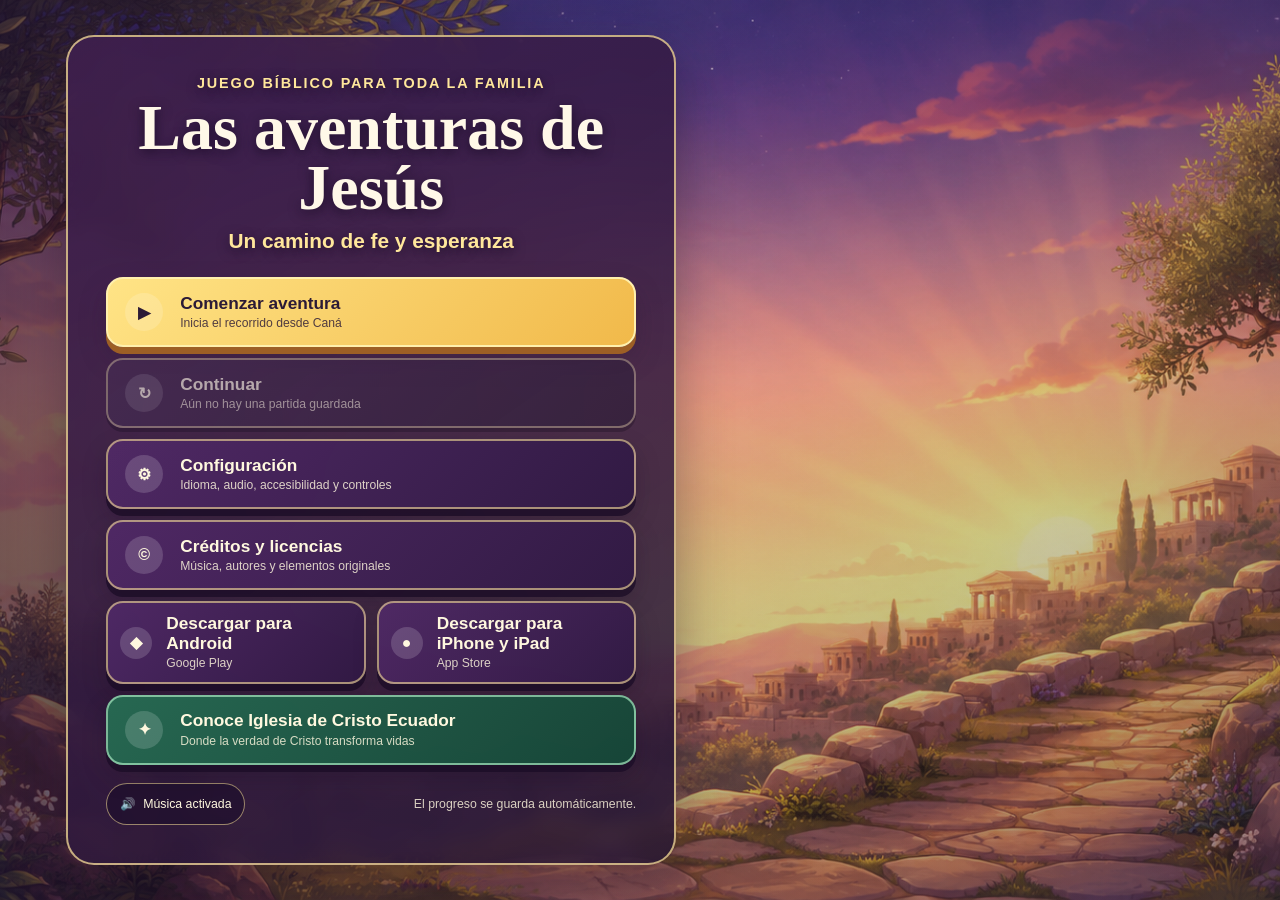
<file: index.html>
<!doctype html>
<html lang="es">
<head>
  <meta charset="utf-8">
  <meta name="viewport" content="width=device-width, initial-scale=1, viewport-fit=cover">
  <meta name="theme-color" content="#351f56">
  <title>Las aventuras de Jesús</title>
  <meta
    name="description"
    content="Menú principal de Las aventuras de Jesús, un camino de fe y esperanza."
  >
  <link rel="preload" href="assets/fondo-menu.png" as="image">
  <link rel="stylesheet" href="styles.css?v=20260807-1">
  <link rel="stylesheet" href="game-settings.css">
</head>
<body>
  <main class="menu-shell" aria-labelledby="game-title">
    <div class="sky-shade" aria-hidden="true"></div>

    <section class="menu-card" aria-label="Menú principal">
      <div class="title-lockup">
        <p class="eyebrow">Juego bíblico para toda la familia</p>
        <h1 id="game-title">Las aventuras de Jesús</h1>
        <p class="subtitle">Un camino de fe y esperanza</p>
      </div>

      <nav class="menu-actions" aria-label="Opciones del juego">
        <button class="menu-button primary" type="button" data-action="start">
          <span class="button-icon" aria-hidden="true">▶</span>
          <span>
            <strong>Comenzar aventura</strong>
            <small>Inicia el recorrido desde Caná</small>
          </span>
        </button>

        <button class="menu-button" type="button" data-action="continue" disabled>
          <span class="button-icon" aria-hidden="true">↻</span>
          <span>
            <strong>Continuar</strong>
            <small id="continue-detail">Aún no hay una partida guardada</small>
          </span>
        </button>

        <button class="menu-button" type="button" data-action="settings">
          <span class="button-icon" aria-hidden="true">⚙</span>
          <span>
            <strong>Configuración</strong>
            <small>Idioma, audio, accesibilidad y controles</small>
          </span>
        </button>

        <button class="menu-button" type="button" data-action="credits">
          <span class="button-icon" aria-hidden="true">©</span>
          <span>
            <strong>Créditos y licencias</strong>
            <small>Música, autores y elementos originales</small>
          </span>
        </button>

        <div class="store-row" aria-label="Descargas para móviles">
          <button class="menu-button compact" type="button" data-action="android">
            <span class="button-icon" aria-hidden="true">◆</span>
            <span>
              <strong>Descargar para Android</strong>
              <small>Google Play</small>
            </span>
          </button>

          <button class="menu-button compact" type="button" data-action="ios">
            <span class="button-icon" aria-hidden="true">●</span>
            <span>
              <strong>Descargar para iPhone y iPad</strong>
              <small>App Store</small>
            </span>
          </button>
        </div>

        <button class="menu-button church-link" type="button" data-action="church">
          <span class="button-icon" aria-hidden="true">✦</span>
          <span>
            <strong>Conoce Iglesia de Cristo Ecuador</strong>
            <small>Donde la verdad de Cristo transforma vidas</small>
          </span>
        </button>
      </nav>

      <div class="menu-footer">
        <button
          class="sound-button"
          type="button"
          data-action="sound"
          aria-pressed="true"
          aria-label="Silenciar música"
        >
          <span aria-hidden="true" id="sound-icon">🔊</span>
          <span id="sound-label">Música activada</span>
        </button>
        <p>El progreso se guarda automáticamente.</p>
      </div>
    </section>
  </main>

  <audio id="menu-music" loop preload="metadata">
    <source src="assets/audio-menu-converge.mp3" type="audio/mpeg">
  </audio>

  <dialog id="info-dialog" class="menu-dialog">
    <form method="dialog">
      <h2 id="dialog-title">Información</h2>
      <p id="dialog-message"></p>
      <div id="dialog-extra"></div>
      <div class="dialog-actions">
        <button class="dialog-button secondary" value="cancel">Volver</button>
        <button class="dialog-button primary" id="dialog-confirm" value="confirm">
          Entendido
        </button>
      </div>
    </form>
  </dialog>

  <dialog id="credits-dialog" class="menu-dialog credits-dialog" aria-labelledby="credits-title">
    <article class="credits-dialog-card">
      <header class="credits-dialog-header">
        <h2 id="credits-title">Créditos y licencias</h2>
        <button id="credits-close" class="credits-close" type="button" aria-label="Cerrar créditos">×</button>
      </header>

      <div class="credits-dialog-body">
        <section>
          <h3>MÚSICA</h3>

          <h4>Scott Buckley</h4>
          <p>Música utilizada bajo licencia Creative Commons Attribution 4.0 International (CC BY 4.0).</p>
          <ul>
            <li>“Convergence”</li>
            <li>“Sanctum”</li>
            <li>“The Fury”</li>
            <li>“Phoenix”</li>
            <li>“Eyes In The Void”</li>
            <li>“Starfire”</li>
            <li>“Song Of The Forge”</li>
            <li>“Memories Of Stone”</li>
            <li>“Born Of The Sky”</li>
          </ul>
          <p>
            Fuente oficial:
            <a href="https://www.scottbuckley.com.au/" target="_blank" rel="noopener noreferrer">Scott Buckley Music · www.scottbuckley.com.au</a>
          </p>
          <p><a href="https://creativecommons.org/licenses/by/4.0/" target="_blank" rel="noopener noreferrer">Licencia CC BY 4.0</a></p>
        </section>

        <section>
          <h4>Cjbeards</h4>
          <p>“Fire and Thunder”</p>
          <p><a href="https://creativecommons.org/licenses/by/3.0/" target="_blank" rel="noopener noreferrer">Creative Commons Attribution 3.0 Unported (CC BY 3.0)</a></p>
        </section>

        <section>
          <h4>Hayden Folker</h4>
          <p>“Lock And Load”</p>
          <p><a href="https://creativecommons.org/licenses/by/3.0/" target="_blank" rel="noopener noreferrer">Creative Commons Attribution 3.0 Unported (CC BY 3.0)</a></p>
        </section>

        <section>
          <h4>Savfk / Saverio Blasi</h4>
          <p>“The Grid”</p>
          <p><a href="https://creativecommons.org/licenses/by/4.0/" target="_blank" rel="noopener noreferrer">Creative Commons Attribution 4.0 International (CC BY 4.0)</a></p>
        </section>

        <section class="original-work-notice">
          <h3>© 2026 George Sánchez</h3>
          <h4>“Las aventuras de Jesús”</h4>
          <p>Todos los derechos reservados sobre los elementos originales del videojuego.</p>
          <p>Las composiciones musicales y demás recursos de terceros identificados en estos créditos permanecen bajo la propiedad de sus respectivos autores y se utilizan conforme a las licencias indicadas.</p>
          <p>La utilización de estas obras no implica patrocinio, asociación ni respaldo del videojuego por parte de los respectivos compositores.</p>
        </section>
      </div>
    </article>
  </dialog>

  <script src="game-settings.js"></script>
  <script src="menu.js?v=20260807-3"></script>
</body>
</html>
</file>
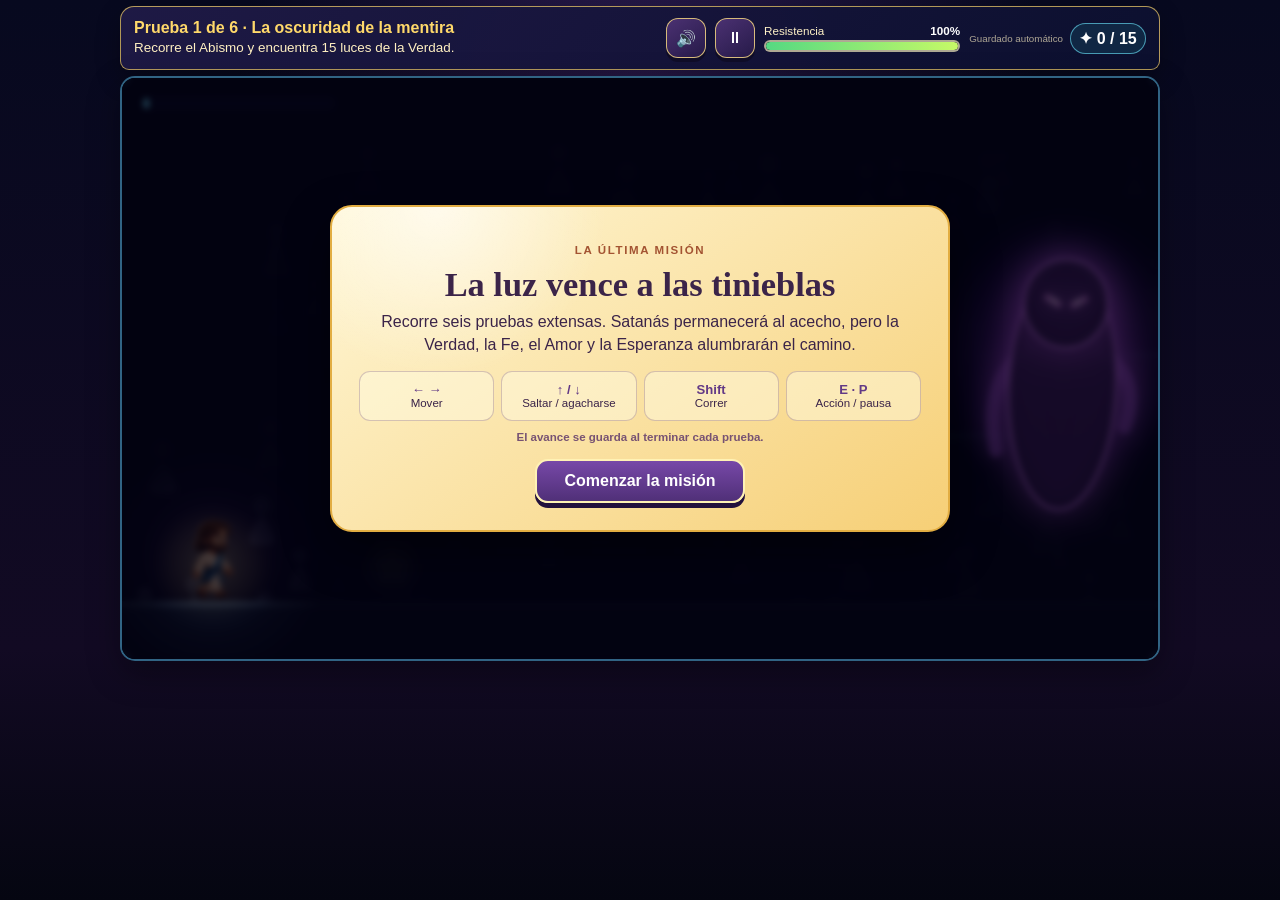
<file: nivel10/index.html>
<!doctype html>
<html lang="es">
<head>
  <meta charset="utf-8">
  <meta name="viewport" content="width=device-width, initial-scale=1, viewport-fit=cover">
  <meta name="theme-color" content="#090b25">
  <title>Nivel 10 — Luz sobre el Abismo</title>
  <meta name="description" content="Nivel final de Las aventuras de Jesús: seis pruebas extensas y una confrontación simbólica entre la luz y las tinieblas.">
  <link rel="preload" as="image" href="assets/jesus-walk-1.webp">
  <link rel="preload" as="image" href="assets/jesus-walk-2.webp">
  <link rel="stylesheet" href="styles.css?v=20260807-1">
</head>
<body>
  <main class="level-shell">
    <section class="mission-strip" aria-live="polite">
      <div class="mission-copy">
        <strong id="phase-title">Prueba 1 de 6 · La oscuridad de la mentira</strong>
        <span id="phase-objective">Recorre el Abismo y encuentra 15 luces de la Verdad.</span>
      </div>

      <div class="mission-tools">
        <button id="sound-toggle" class="icon-button" type="button" aria-label="Desactivar música" title="Activar o desactivar música">🔊</button>
        <button id="pause-toggle" class="icon-button" type="button" aria-label="Pausar juego" title="Pausar o continuar (P o Escape)">⏸</button>
        <div class="resistance-panel" aria-label="Resistencia">
          <div class="resistance-heading">
            <span>Resistencia</span>
            <strong id="resistance-value">100%</strong>
          </div>
          <div class="resistance-track" role="progressbar" aria-valuemin="0" aria-valuemax="100" aria-valuenow="100">
            <span id="resistance-fill"></span>
          </div>
        </div>
        <div class="mission-status">
          <span id="checkpoint-label">✓ Guardado</span>
          <strong id="objective-counter">✦ 0 / 15</strong>
        </div>
      </div>
    </section>

    <section class="game-frame" aria-label="Área de juego">
      <canvas id="game" width="960" height="540" tabindex="0" aria-label="Nivel final. Usa izquierda y derecha para moverte, arriba para saltar, abajo para agacharte, Shift para correr y E para usar la luz. En la prueba 6 pulsa Abajo dos veces para descender a una plataforma inferior. En celular utiliza los botones táctiles bajo el escenario."></canvas>
      <div class="message-toast" id="message-toast" role="status" aria-live="polite"></div>

      <div class="screen-overlay visible" id="intro-overlay">
        <article class="story-card intro-card">
          <p class="story-eyebrow">La última misión</p>
          <h2>La luz vence a las tinieblas</h2>
          <p>
            Recorre seis pruebas extensas. Satanás permanecerá al acecho,
            pero la Verdad, la Fe, el Amor y la Esperanza alumbrarán el camino.
          </p>

          <div class="legend desktop-legend" aria-label="Controles para computadora">
            <span><b>← →</b> Mover</span>
            <span><b>↑ / ↓</b> Saltar / agacharse</span>
            <span><b>Shift</b> Correr</span>
            <span><b>E · P</b> Acción / pausa</span>
          </div>

          <div class="legend mobile-legend" aria-label="Controles para celular">
            <span><b>◀ ▶</b> Mover</span>
            <span><b>Saltar</b> Subir</span>
            <span><b>Agachar</b> Esquivar</span>
            <span><b>Correr / Acción / ⏸</b> Acciones</span>
          </div>
          <p class="mobile-note">En celular aparecerán botones grandes debajo del escenario.</p>
          <p class="save-note">El avance se guarda al terminar cada prueba.</p>
          <button class="story-button" id="start-level" type="button">Comenzar la misión</button>
        </article>
      </div>

      <div class="screen-overlay" id="pause-overlay">
        <article class="story-card compact-card pause-card">
          <p class="story-eyebrow">Partida en pausa</p>
          <h2>La misión espera</h2>
          <p>Tu posición, resistencia y progreso permanecen exactamente igual.</p>
          <button class="story-button" id="resume-level" type="button">Continuar jugando</button>
          <p class="pause-hint">También puedes pulsar P o Escape.</p>
        </article>
      </div>

      <div class="screen-overlay" id="phase-overlay">
        <article class="story-card compact-card">
          <p class="story-eyebrow" id="phase-card-kicker">Punto de guardado</p>
          <h2 id="phase-card-title">La verdad permanece</h2>
          <p id="phase-card-message"></p>
          <button class="story-button" id="continue-phase" type="button">Continuar</button>
        </article>
      </div>

      <div class="screen-overlay" id="defeat-overlay">
        <article class="story-card compact-card">
          <p class="story-eyebrow">La esperanza permanece</p>
          <h2>Vuelve a levantarte</h2>
          <p>La prueba actual se reiniciará con 50% de resistencia. Las pruebas superadas permanecen guardadas.</p>
          <button class="story-button" id="retry-phase" type="button">Reintentar la prueba</button>
        </article>
      </div>

      <div class="screen-overlay dialogue-overlay" id="dialogue-overlay">
        <article class="story-card dialogue-card">
          <p class="story-eyebrow" id="dialogue-speaker">Jesús</p>
          <h2 id="dialogue-title">La Palabra permanece</h2>
          <blockquote id="dialogue-text"></blockquote>
          <p class="verse-reference" id="dialogue-reference"></p>
          <button class="story-button" id="dialogue-next" type="button">Continuar</button>
        </article>
      </div>

      <div class="screen-overlay cinematic-overlay" id="victory-overlay">
        <article class="story-card victory-card">
          <header class="victory-banner">
            <span class="victory-ornament" aria-hidden="true"></span>
            <h1>AVENTURA COMPLETADA</h1>
            <span class="victory-ornament" aria-hidden="true"></span>
          </header>

          <div class="victory-layout">
            <section class="victory-left" aria-label="Celebración final">
              <div class="memorial-card">
                <h2>En memoria de todos los hermanos en Cristo</h2>
                <p>que lucharon por la obra<br>
                  y hoy descansan. Aunque ya no están con nosotros,<br>
                  los llevamos en nuestros corazones, hasta cuando Dios<br>
                  permita que los volvamos a ver.</p>
              </div>

              <figure class="victory-image">
                <img src="assets/adventure-complete-victory.png" alt="Jesús elevado en luz celestial ante una multitud diversa de discípulos y familias">
              </figure>

              <div class="game-signature">
                <h2>Las aventuras de Jesús</h2>
                <strong>Historia, esperanza y fe para toda la familia</strong>
                <span>Iglesia de Cristo Ecuador</span>
              </div>
            </section>

            <section class="credits-copy">
              <h2>La esperanza está viva</h2>
              <p class="victory-doctrine">Jesús vive, reina y volverá. Su luz alcanza a toda persona que busca a Dios con fe, adquiere <strong>conocimiento</strong> de su Palabra y <strong>lo pone en práctica</strong> en su vida.</p>

              <div class="credits-roll" aria-label="Pasajes bíblicos, música, licencias y créditos">
                <section class="bible-passages" aria-label="Pasajes bíblicos">
                  <article class="bible-passage">
                    <h3>Hechos 1:9–11</h3>
                    <p>Y habiendo dicho estas cosas, viéndolo ellos, fue alzado, y le recibió una nube que le ocultó de sus ojos. Y estando ellos con los ojos puestos en el cielo, entre tanto que él se iba, he aquí se pusieron junto a ellos dos varones con ropas blancas, los cuales también les dijeron: Varones galileos, ¿por qué estáis mirando al cielo? Este mismo Jesús, que ha sido tomado de vosotros al cielo, así vendrá como le habéis visto ir al cielo.</p>
                  </article>

                  <article class="bible-passage">
                    <h3>Juan 11:25–26</h3>
                    <p>Jesús le dijo: Yo soy la resurrección y la vida; el que cree en mí, aunque esté muerto, vivirá. Y todo aquel que vive y cree en mí, no morirá eternamente. ¿Crees esto?</p>
                  </article>

                  <article class="bible-passage">
                    <h3>Filipenses 1:21–26 (PDT)</h3>
                    <p>Porque para mí, vivir es servir a Cristo y morir sería una ganancia. Pero si sigo viviendo en este cuerpo, aprovecharé más mi trabajo. Por eso no sé qué escoger. Es muy difícil escoger entre vivir o morir. Algunas veces quisiera dejar esta vida y estar con Cristo, pues eso sería mucho mejor, pero quedarme en la tierra es mucho más necesario para seguirles ayudando a ustedes. Sé que me quedaré aquí con ustedes porque estoy convencido de que me necesitan. Me quedaré aquí para que ustedes aumenten su felicidad y su fe. Así, cuando nos volvamos a ver, ustedes se sentirán muy orgullosos de lo que Jesucristo hizo para ayudarme.</p>
                  </article>
                </section>

                <section class="music-credits">
                  <h3>MÚSICA Y LICENCIAS</h3>

                  <h4>Scott Buckley</h4>
                  <p>Música utilizada bajo licencia Creative Commons Attribution 4.0 International (CC BY 4.0).</p>
                  <ul>
                    <li>“Convergence”</li>
                    <li>“Sanctum”</li>
                    <li>“The Fury”</li>
                    <li>“Phoenix”</li>
                    <li>“Eyes In The Void”</li>
                    <li>“Starfire”</li>
                    <li>“Song Of The Forge”</li>
                    <li>“Memories Of Stone”</li>
                    <li>“Born Of The Sky”</li>
                  </ul>
                  <p>Fuente oficial: <a href="https://www.scottbuckley.com.au/" target="_blank" rel="noopener noreferrer">Scott Buckley Music · www.scottbuckley.com.au</a></p>
                  <p><a href="https://creativecommons.org/licenses/by/4.0/" target="_blank" rel="noopener noreferrer">Licencia CC BY 4.0</a></p>

                  <h4>Cjbeards</h4>
                  <p>“Fire and Thunder”</p>
                  <p><a href="https://creativecommons.org/licenses/by/3.0/" target="_blank" rel="noopener noreferrer">Creative Commons Attribution 3.0 Unported (CC BY 3.0)</a></p>

                  <h4>Hayden Folker</h4>
                  <p>“Lock And Load”</p>
                  <p><a href="https://creativecommons.org/licenses/by/3.0/" target="_blank" rel="noopener noreferrer">Creative Commons Attribution 3.0 Unported (CC BY 3.0)</a></p>

                  <h4>Savfk / Saverio Blasi</h4>
                  <p>“The Grid”</p>
                  <p><a href="https://creativecommons.org/licenses/by/4.0/" target="_blank" rel="noopener noreferrer">Creative Commons Attribution 4.0 International (CC BY 4.0)</a></p>

                  <div class="copyright-credit">
                    <h3>© 2026 George Sánchez</h3>
                    <h4>“Las aventuras de Jesús”</h4>
                    <p>Todos los derechos reservados sobre los elementos originales del videojuego.</p>
                    <p>Las composiciones musicales y demás recursos de terceros identificados en estos créditos permanecen bajo la propiedad de sus respectivos autores y se utilizan conforme a las licencias indicadas.</p>
                    <p>La utilización de estas obras no implica patrocinio, asociación ni respaldo del videojuego por parte de los respectivos compositores.</p>
                  </div>
                </section>
              </div>

              <button class="story-button finish-level-button" id="finish-level" type="button">⌂ Menú principal</button>
            </section>
          </div>
        </article>
      </div>
    </section>

    <section class="controls-panel" aria-label="Controles táctiles">
      <div class="touch-controls">
        <div class="touch-group">
          <button type="button" data-control="left" aria-label="Mover a la izquierda">◀</button>
          <button type="button" data-control="right" aria-label="Mover a la derecha">▶</button>
        </div>
        <div class="touch-group action-group">
          <button type="button" class="crouch-control" data-control="crouch">Agachar</button>
          <button type="button" class="jump-control" data-control="jump">Saltar</button>
          <button type="button" class="run-control" data-control="run">Correr</button>
          <button type="button" class="light-control" data-control="light">Acción</button>
        </div>
      </div>
    </section>
  </main>

  <audio id="level-music" src="audio-nivel-10.mp3" preload="auto" loop></audio>
  <audio id="final-floor-music" src="audio-memoryofstone-final.mp3" preload="auto" loop></audio>
  <audio id="credits-music" src="audio-creditos-final.mp3" preload="auto" loop></audio>
  <script src="game.js?v=20260807-2"></script>
</body>
</html>
</file>
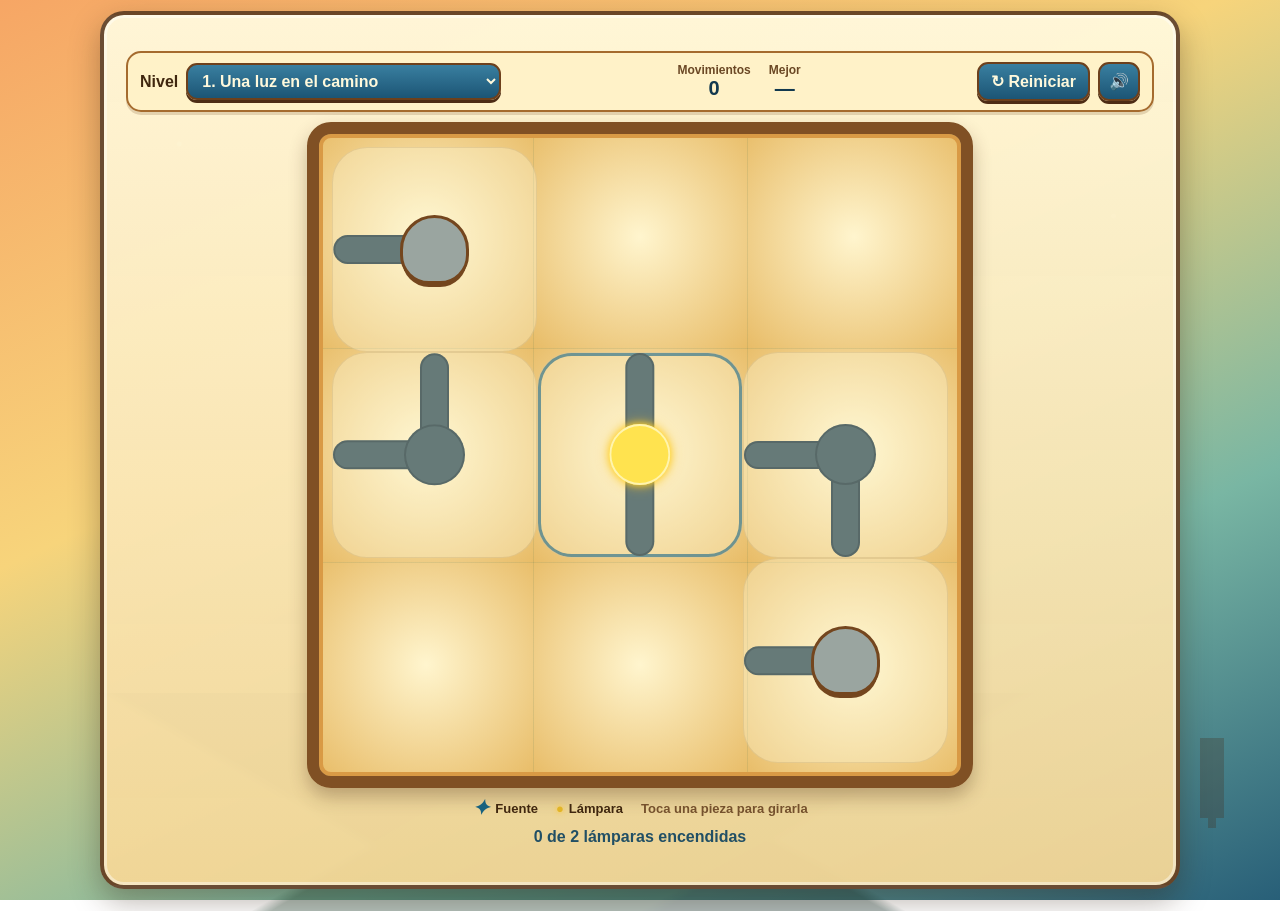
<file: nivel9/tramo3/index.html>
<!doctype html>
<html lang="es">
<head>
  <meta charset="utf-8">
  <meta name="viewport" content="width=device-width, initial-scale=1, viewport-fit=cover">
  <meta name="theme-color" content="#173e59">
  <title>Senderos de Luz — Tramo 3</title>
  <link rel="stylesheet" href="styles.css?v=puzzle-ampliado-20260816">
</head>
<body>
  <main class="game-shell">
    <section class="control-bar" aria-label="Controles del juego">
      <label class="level-control" for="levelSelect">
        <span>Nivel</span>
        <select id="levelSelect" aria-label="Seleccionar nivel"></select>
      </label>
      <div class="stats" aria-live="polite">
        <span>Movimientos <strong id="moveCount">0</strong></span>
        <span>Mejor <strong id="bestMoves">—</strong></span>
      </div>
      <div class="button-group">
        <button id="restartButton" class="text-button" type="button">↻ Reiniciar</button>
        <button id="soundButton" class="icon-button" type="button" aria-pressed="true" aria-label="Desactivar sonido">🔊</button>
      </div>
    </section>

    <section class="play-area">
      <div id="board" class="board" role="grid" aria-label="Tablero de senderos de luz"></div>
      <div class="legend" aria-label="Leyenda">
        <span><i class="legend-source">✦</i> Fuente</span>
        <span><i class="legend-lamp">●</i> Lámpara</span>
        <span class="hint">Toca una pieza para girarla</span>
      </div>
    </section>

    <div id="statusMessage" class="status-message" role="status" aria-live="polite">Conecta todas las lámparas</div>
  </main>

  <div id="completionPanel" class="completion-panel" hidden>
    <div class="completion-card" role="dialog" aria-modal="true" aria-labelledby="completionTitle">
      <div class="completion-rays" aria-hidden="true">✦</div>
      <p class="completion-kicker">¡La esperanza alumbra el camino!</p>
      <h2 id="completionTitle">Nivel completado</h2>
      <p id="completionText"></p>
      <button id="nextButton" type="button">Siguiente nivel →</button>
    </div>
  </div>

  <script src="game.js?v=siete-niveles-fuentes-fijas-20260714"></script>
</body>
</html>
</file>
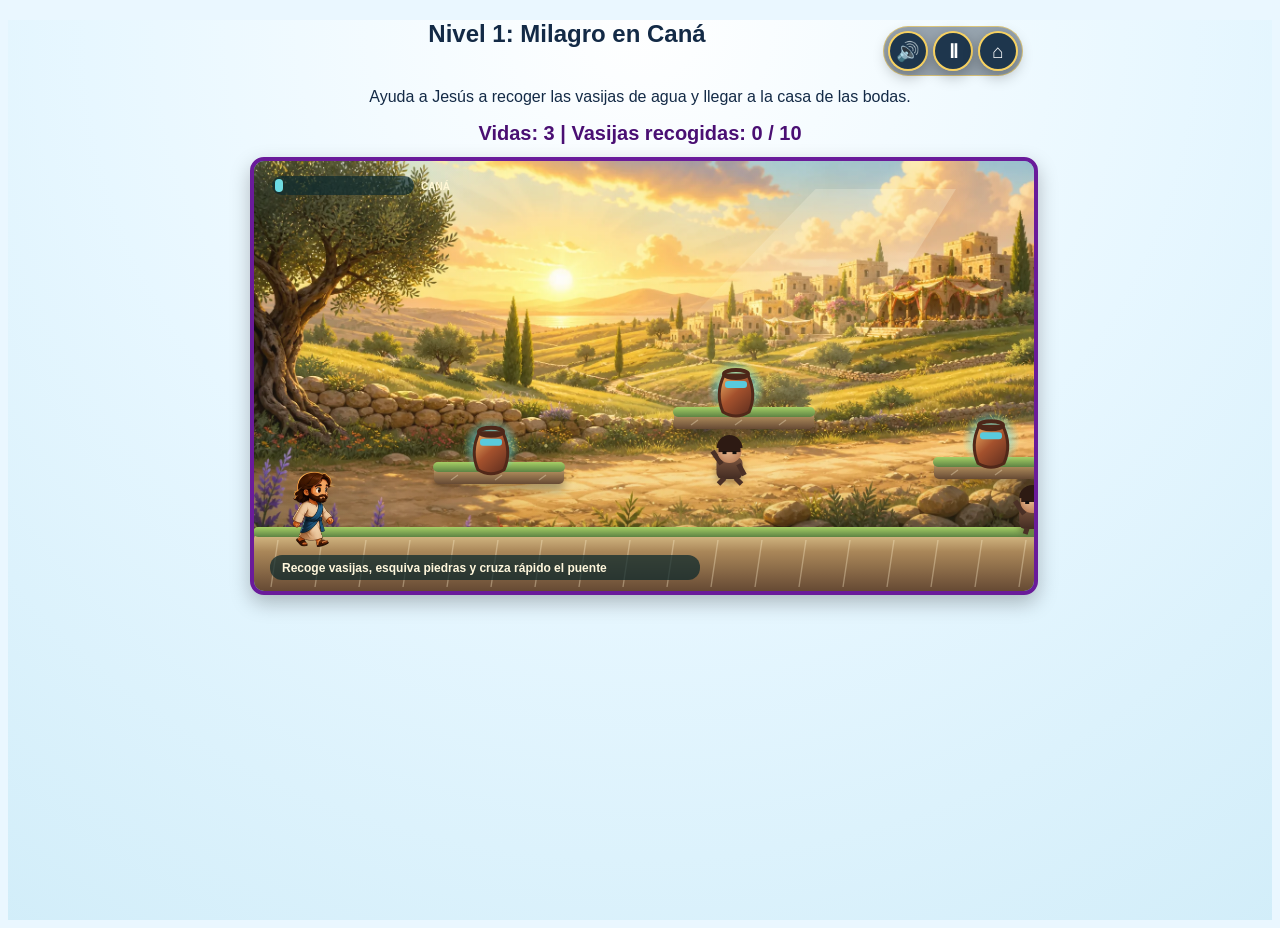
<file: game.html>
<!DOCTYPE html>
<html lang="es">
<head>
  <meta charset="UTF-8">
  <meta name="viewport" content="width=device-width, initial-scale=1, viewport-fit=cover">
  <title>Las aventuras de Jesús</title>
</head>
<body>
<script>
const RAW_MODULES=[{"id":"levels1to6","title":"Niveles 1 al 6","completeNeedle":"nivel 6 completado","nextLabel":"Siguiente nivel: Nivel 7","html":"<style type=\"text/css\">.bible-platform-game{max-width:780px;margin:20px auto;text-align:center;font-family:Arial,sans-serif}\r\n#gameCanvas{width:100%;max-width:780px;height:auto;border:4px solid #6a1b9a;border-radius:14px;background:#87ceeb;display:block;margin:auto;outline:none;box-shadow:0 8px 20px rgba(0,0,0,.25);touch-action:none}\r\n#gameMessage{margin:12px auto;max-width:780px;font-size:20px;font-weight:bold;color:#4a0f73;text-align:center}\r\n#finalMessage{display:none;max-width:780px;margin:15px auto;background:#fff3cd;border:3px solid #f1c232;border-radius:12px;padding:18px;color:#4a0f73;font-size:20px;font-weight:bold;text-align:center}\r\n#nextLevelButton{\r\n  display:none;\r\n}\r\n\r\n.next-controls{\r\n  margin-top:8px;\r\n}\r\n\r\n.power-control-row{display:flex;justify-content:center;min-height:78px;align-items:center}\r\n.game-controls{margin-top:14px;display:flex;justify-content:center;gap:24px;flex-wrap:wrap;user-select:none;-webkit-user-select:none;-webkit-touch-callout:none;touch-action:none}\r\n.game-btn{width:74px;height:74px;border:none;border-radius:14px;cursor:pointer;margin:4px;display:inline-flex;align-items:center;justify-content:center;box-shadow:0 5px 0 rgba(0,0,0,.25);-webkit-tap-highlight-color:transparent;user-select:none;-webkit-user-select:none;-webkit-touch-callout:none;touch-action:none}\r\n.game-btn svg{width:40px;height:40px;fill:none;stroke:white;stroke-width:4;stroke-linecap:round;stroke-linejoin:round;pointer-events:none}\r\n.move-btn{background:#6a1b9a}\r\n.fullscreen-btn{\r\n  background:#00897b;\r\n  margin-left:22px;\r\n  margin-right:4px;\r\n  box-shadow:0 5px 0 rgba(0,80,70,.45);\r\n}\r\n\r\n.restart-btn{\r\n  background:#d62828;\r\n  margin-left:4px;\r\n  margin-right:22px;\r\n}\r\n.power-btn{display:none;background:#f1c232}\r\n.power-btn svg{stroke:#4a0f73}\r\n.next-btn{width:auto;min-width:180px;padding:0 22px;background:#1976d2;color:white;font-size:18px;font-weight:bold}\r\n.next-controls{margin-top:8px}\r\n\r\n@media(max-width:600px){\r\n  .bible-platform-game{\r\n    margin:4px auto;\r\n    max-width:100%;\r\n  }\r\n\r\n  .bible-platform-game h2{\r\n    font-size:16px;\r\n    margin:3px 0 1px;\r\n    line-height:1.1;\r\n  }\r\n\r\n  .bible-platform-game p{\r\n    font-size:12px;\r\n    margin:2px 4px 4px;\r\n    line-height:1.15;\r\n  }\r\n\r\n  #gameMessage{\r\n    font-size:14px;\r\n    margin:4px auto;\r\n    line-height:1.15;\r\n  }\r\n\r\n  #gameCanvas{\r\n    width:100%;\r\n    max-height:48vh;\r\n    object-fit:contain;\r\n    border-width:3px;\r\n    border-radius:10px;\r\n  }\r\n\r\n  .power-control-row{\r\n    min-height:46px;\r\n    margin-top:2px;\r\n  }\r\n\r\n  .game-controls{\r\n    gap:14px;\r\n    margin-top:4px;\r\n  }\r\n\r\n  .game-btn{\r\n    width:62px;\r\n    height:62px;\r\n    border-radius:12px;\r\n    margin:2px;\r\n  }\r\n\r\n  .game-btn svg{\r\n    width:36px;\r\n    height:36px;\r\n  }\r\n\r\n  .restart-btn{\r\n    margin-left:18px;\r\n    margin-right:18px;\r\n  }\r\n\r\n  .play-controls{\r\n    position:sticky;\r\n    bottom:2px;\r\n    z-index:10;\r\n    background:rgba(255,255,255,.92);\r\n    padding:4px;\r\n    border-radius:12px;\r\n  }\r\n\r\n  .next-btn{\r\n    min-width:150px;\r\n    height:48px;\r\n    font-size:15px;\r\n  }\r\n\r\n  #finalMessage{\r\n    font-size:15px;\r\n    padding:10px;\r\n    margin:8px auto;\r\n  }\r\n}.bible-platform-game:fullscreen{\r\n  width:100vw;\r\n  height:100vh;\r\n  max-width:none;\r\n  margin:0;\r\n  background:white;\r\n  display:flex;\r\n  flex-direction:column;\r\n  justify-content:flex-start;\r\n  padding:4px;\r\n  box-sizing:border-box;\r\n}\r\n\r\n.bible-platform-game:fullscreen #gameCanvas{\r\n  width:100%;\r\n  max-width:none;\r\n  max-height:58vh;\r\n  object-fit:contain;\r\n}\r\n\r\n.bible-platform-game:fullscreen .play-controls{\r\n  position:fixed;\r\n  left:0;\r\n  right:0;\r\n  bottom:4px;\r\n  z-index:20;\r\n  background:rgba(255,255,255,.94);\r\n  padding:6px;\r\n}\r\n\r\n.bible-platform-game:fullscreen .power-control-row{\r\n  min-height:50px;\r\n}\r\n\r\n.bible-platform-game:fullscreen #gameMessage{\r\n  font-size:15px;\r\n  margin:4px auto;\r\n}\r\n\r\n.bible-platform-game:fullscreen h2{\r\n  font-size:17px;\r\n  margin:4px 0 2px;\r\n}\r\n\r\n.bible-platform-game:fullscreen p{\r\n  font-size:12px;\r\n  margin:2px 4px;\r\n}.left-side-btn{\r\n  transform:translateX(-18px);\r\n}\r\n.right-side-btn{\r\n  transform:translateX(18px);\r\n}@media(max-width:900px) and (orientation:landscape){\r\n  .bible-platform-game{\r\n    margin:0 auto;\r\n    max-width:100%;\r\n    height:100vh;\r\n    overflow:hidden;\r\n    padding-bottom:76px;\r\n    box-sizing:border-box;\r\n  }\r\n\r\n  .bible-platform-game h2{\r\n    font-size:15px;\r\n    margin:2px 0;\r\n    line-height:1;\r\n  }\r\n\r\n  .bible-platform-game p{\r\n    display:none;\r\n  }\r\n\r\n  #gameMessage{\r\n    font-size:13px;\r\n    margin:2px auto;\r\n    line-height:1;\r\n  }\r\n\r\n  #gameCanvas{\r\n    width:100%;\r\n    max-height:calc(100vh - 112px);\r\n    object-fit:contain;\r\n    border-width:3px;\r\n    border-radius:10px;\r\n  }\r\n\r\n  .power-control-row{\r\n    min-height:0;\r\n    height:0;\r\n  }\r\n\r\n  .play-controls{\r\n    position:fixed;\r\n    left:0;\r\n    right:0;\r\n    bottom:2px;\r\n    z-index:20;\r\n    background:rgba(255,255,255,.94);\r\n    padding:4px;\r\n    gap:10px;\r\n    border-radius:0;\r\n  }\r\n\r\n  .game-btn{\r\n    width:62px;\r\n    height:62px;\r\n    margin:1px;\r\n  }\r\n\r\n  .game-btn svg{\r\n    width:38px;\r\n    height:38px;\r\n  }\r\n\r\n  .restart-btn{\r\n    margin-left:4px;\r\n    margin-right:10px;\r\n  }\r\n\r\n  .fullscreen-btn{\r\n    margin-left:10px;\r\n    margin-right:4px;\r\n  }\r\n\r\n  .play-controls .left-side-btn{\r\n    transform:translateX(-140px) !important;\r\n  }\r\n\r\n  .play-controls .right-side-btn{\r\n    transform:translateX(110px) !important;\r\n  }\r\n}.bible-platform-game.level-complete #nextLevelButton{\r\n  display:inline-flex;\r\n  align-items:center;\r\n  justify-content:center;\r\n}\r\n\r\n.bible-platform-game.level-complete .next-controls{\r\n  position:absolute;\r\n  top:110px;\r\n  right:18px;\r\n  z-index:30;\r\n  margin-top:0;\r\n}\r\n\r\n.bible-platform-game{\r\n  position:relative;\r\n}\r\n\r\n@media(max-width:900px) and (orientation:landscape){\r\n  .bible-platform-game.level-complete .next-controls{\r\n    position:fixed;\r\n    top:76px;\r\n    right:12px;\r\n    z-index:40;\r\n  }\r\n\r\n  .bible-platform-game.level-complete #nextLevelButton{\r\n    min-width:120px;\r\n    height:42px;\r\n    font-size:13px;\r\n    padding:0 12px;\r\n  }\r\n}</style><div class=\"bible-platform-game\"><h2 id=\"gameTitle\">Nivel 1: Milagro en Can&aacute;</h2><p id=\"gameSubtitle\">Ayuda a Jes&uacute;s a recoger las vasijas de agua y llegar a la casa de las bodas.</p><div id=\"gameMessage\">Vidas: 3 | Vasijas recogidas: 0 / 10</div><canvas id=\"gameCanvas\" width=\"780\" height=\"430\" tabindex=\"0\"></canvas><div class=\"power-control-row\"><button type=\"button\" id=\"faithPowerButton\" class=\"game-btn power-btn\" aria-label=\"Luz de Fe\" onpointerdown=\"shootFaithLight()\"><svg viewbox=\"0 0 24 24\"><path d=\"M12 3 L14.7 9.2 L21 12 L14.7 14.8 L12 21 L9.3 14.8 L3 12 L9.3 9.2 Z\"></path></svg></button></div><div class=\"game-controls play-controls\" oncontextmenu=\"return false;\"><button type=\"button\" class=\"game-btn move-btn left-side-btn\" aria-label=\"Atrás\" onpointerdown=\"touchLeft=true\" onpointerup=\"touchLeft=false\" onpointerleave=\"touchLeft=false\" onpointercancel=\"touchLeft=false\"><svg viewbox=\"0 0 24 24\"><path d=\"M15 5 L8 12 L15 19\"></path></svg></button><button type=\"button\" class=\"game-btn move-btn left-side-btn\" aria-label=\"Adelante\" onpointerdown=\"touchRight=true\" onpointerup=\"touchRight=false\" onpointerleave=\"touchRight=false\" onpointercancel=\"touchRight=false\"><svg viewbox=\"0 0 24 24\"><path d=\"M9 5 L16 12 L9 19\"></path></svg></button><button type=\"button\" class=\"game-btn fullscreen-btn\" aria-label=\"Pantalla completa\" onclick=\"toggleGameFullscreen()\"><svg viewbox=\"0 0 24 24\"> <path d=\"M4 9 V4 H9\"></path> <path d=\"M20 9 V4 H15\"></path> <path d=\"M4 15 V20 H9\"></path> <path d=\"M20 15 V20 H15\"></path> </svg></button><button type=\"button\" class=\"game-btn restart-btn\" aria-label=\"Reiniciar\" onclick=\"restartCurrentLevel()\"><svg viewbox=\"0 0 24 24\"><path d=\"M4 12a8 8 0 1 0 3-6.2\"></path><path d=\"M4 4v6h6\"></path></svg></button><button type=\"button\" class=\"game-btn move-btn right-side-btn\" aria-label=\"Abajo\" onpointerdown=\"touchDown=true\" onpointerup=\"touchDown=false\" onpointerleave=\"touchDown=false\" onpointercancel=\"touchDown=false\"><svg viewbox=\"0 0 24 24\"><path d=\"M5 9 L12 16 L19 9\"></path></svg></button><button type=\"button\" class=\"game-btn move-btn right-side-btn\" aria-label=\"Saltar\" onpointerdown=\"jumpPlayer()\"><svg viewbox=\"0 0 24 24\"><path d=\"M5 15 L12 8 L19 15\"></path></svg></button></div><div class=\"game-controls next-controls\"><button type=\"button\" id=\"nextLevelButton\" class=\"game-btn next-btn\" onclick=\"goToNextLevel()\">Siguiente nivel</button></div><div id=\"finalMessage\">&nbsp;</div></div><script>\r\nconst canvas=document.getElementById(\"gameCanvas\");\r\nconst ctx=canvas.getContext(\"2d\");\r\nconst message=document.getElementById(\"gameMessage\");\r\nconst finalMessage=document.getElementById(\"finalMessage\");\r\nconst nextLevelButton=document.getElementById(\"nextLevelButton\");\r\nconst faithPowerButton=document.getElementById(\"faithPowerButton\");\r\nconst gameTitle=document.getElementById(\"gameTitle\");\r\nconst gameSubtitle=document.getElementById(\"gameSubtitle\");\r\n\r\nlet currentLevel=1,keys={},touchLeft=false,touchRight=false,touchDown=false,touchUp=false,frameCount=0,cameraX=0,cameraY=0,gameWon=false,invincible=false,lives=3;\nlet deathAnimation=false,pendingRestart=null,gameOverText=false;\nlet level1={},level2={},level3={},level4={},level5={},level6={};\nconst gravity=.55;\r\n\r\nlet player={\n  x:40,y:300,width:38,height:58,normalHeight:58,crouchHeight:36,\n  speed:4,velocityY:0,jumping:false,crouching:false,facing:1\n};\n\nconst jesusSpritesLegacy={\n  idle:new Image(),\n  walk:[new Image(),new Image(),new Image(),new Image(),new Image()],\n  pray:new Image(),\n  wake:new Image()\n};\njesusSpritesLegacy.idle.src=\"assets/jesus-1_clean.png\";\njesusSpritesLegacy.walk.forEach(function(img,index){img.src=\"assets/jesus caminando \"+(index+1)+\"_clean.png\"});\njesusSpritesLegacy.pray.src=\"assets/jesus orando_clean.png\";\njesusSpritesLegacy.wake.src=\"assets/jesus levantando a discipulo_clean.png\";\n\nconst level1RemasterAssets={\n  background:new Image(),\n  walk:[new Image(),new Image(),new Image(),new Image(),new Image()]\n};\nlevel1RemasterAssets.background.src=\"assets/remaster-nivel1/cana-remaster.webp\";\nlevel1RemasterAssets.walk.forEach(function(img,index){img.src=\"assets/remaster-nivel1/jesus-walk-\"+(index+1)+\".webp\"});\n\n/* REMASTER VISUAL NIVELES 2 A 6 · recursos escénicos; jugabilidad intacta */\nconst levelRemasterAssets={2:new Image(),3:new Image(),4:new Image(),5:new Image(),6:new Image()};\nlevelRemasterAssets[2].src=\"assets/remaster-nivel2/tempestad-remaster.png\";\nlevelRemasterAssets[3].src=\"assets/remaster-nivel3/panes-peces-remaster.png\";\nlevelRemasterAssets[4].src=\"assets/remaster-nivel4/gerasa-remaster.png?v=20260805-4\";\nlevelRemasterAssets[5].src=\"assets/remaster-nivel5/siloe-remaster.png?v=20260805-4\";\nlevelRemasterAssets[6].src=\"assets/remaster-nivel6/betania-remaster.png\";\n\nfunction getJesusLegacySprite(walking){\n  if(currentLevel>=1&&currentLevel<=6){\n    var approvedFrame=walking?Math.floor(frameCount/5)%level1RemasterAssets.walk.length:0;\n    var approvedSprite=level1RemasterAssets.walk[approvedFrame];\n    if(approvedSprite.complete&&approvedSprite.naturalWidth)return approvedSprite;\n  }\n  if(walking){\n    var frame=Math.floor(frameCount/5)%jesusSpritesLegacy.walk.length;\n    var walkSprite=jesusSpritesLegacy.walk[frame];\n    if(walkSprite.complete&&walkSprite.naturalWidth)return walkSprite;\n  }\n  return jesusSpritesLegacy.idle.complete&&jesusSpritesLegacy.idle.naturalWidth?jesusSpritesLegacy.idle:null;\n}\n\nfunction drawJesusLegacySprite(centerX,feetY,width,height,flip,walking,footOffset){\n  var img=getJesusLegacySprite(!!walking&&!player.crouching);\n  if(!img)return false;\n  footOffset=footOffset==null?18:footOffset;\n  ctx.save();\n  ctx.translate(centerX,feetY-height+footOffset);\n  if(flip){ctx.scale(-1,1);ctx.drawImage(img,-width/2,0,width,height)}\n  else ctx.drawImage(img,-width/2,0,width,height);\n  ctx.restore();\n  return true;\n}\n\ncanvas.focus();\ncanvas.addEventListener(\"click\",()=>canvas.focus());\n\r\nwindow.addEventListener(\"keydown\",function(e){\r\n  if([\"ArrowLeft\",\"ArrowRight\",\"ArrowUp\",\"ArrowDown\",\" \"].includes(e.key))e.preventDefault();\r\n  keys[e.key]=true;\r\n  if(e.key===\"ArrowUp\"||e.key===\" \")jumpPlayer();\r\n  if(e.key.toLowerCase()===\"f\")shootFaithLight();\r\n},{passive:false});\r\n\r\nwindow.addEventListener(\"keyup\",e=>keys[e.key]=false);\r\n\r\ndocument.querySelectorAll(\".game-btn\").forEach(function(button){\n  button.addEventListener(\"contextmenu\",function(e){e.preventDefault()});\n  button.addEventListener(\"selectstart\",function(e){e.preventDefault()});\n});\nconst level6UpButton=document.querySelector('[aria-label=\"Saltar\"]');\nlevel6UpButton.addEventListener(\"pointerdown\",function(){if(currentLevel===6)touchUp=true});\n[\"pointerup\",\"pointerleave\",\"pointercancel\"].forEach(function(eventName){\n  level6UpButton.addEventListener(eventName,function(){touchUp=false});\n});\n\r\nfunction checkCollision(a,b){return a.x<b.x+b.width&&a.x+a.width>b.x&&a.y<b.y+b.height&&a.y+a.height>b.y}\r\n\r\nfunction getPlatformCenterX(platform){\r\n  return platform.x+Math.max(0,(platform.width-player.width)/2);\r\n}\r\n\r\nfunction recordSafeLanding(store,platform,xKey,yKey){\r\n  xKey=xKey||\"safeX\";yKey=yKey||\"safeY\";\r\n  if(platform.width>350){\r\n    store[xKey]=Math.max(platform.x,Math.min(player.x,platform.x+platform.width-player.width));\r\n  }else{\r\n    store[xKey]=getPlatformCenterX(platform);\r\n  }\r\n  store[yKey]=platform.y-player.height;\r\n}\r\n\r\nfunction resetPlayer(x,y){\r\n  player.x=x;player.y=y;player.velocityY=0;player.jumping=false;\r\n  player.height=player.normalHeight;player.crouching=false;\r\n}\r\n\r\nfunction updateCamera(worldWidth){\r\n  cameraX=player.x-canvas.width/2;\r\n  if(cameraX<0)cameraX=0;\r\n  if(cameraX>worldWidth-canvas.width)cameraX=worldWidth-canvas.width;\r\n}\r\nfunction toggleGameFullscreen(){\r\n  const game=document.querySelector(\".bible-platform-game\");\r\n\r\n  if(!document.fullscreenElement){\r\n    if(game.requestFullscreen){\r\n      game.requestFullscreen();\r\n    }else if(game.webkitRequestFullscreen){\r\n      game.webkitRequestFullscreen();\r\n    }\r\n  }else{\r\n    if(document.exitFullscreen){\r\n      document.exitFullscreen();\r\n    }else if(document.webkitExitFullscreen){\r\n      document.webkitExitFullscreen();\r\n    }\r\n  }\r\n}\r\nfunction roundedRect(x,y,w,h,r,color){\r\n  ctx.fillStyle=color;ctx.beginPath();ctx.moveTo(x+r,y);ctx.lineTo(x+w-r,y);\r\n  ctx.quadraticCurveTo(x+w,y,x+w,y+r);ctx.lineTo(x+w,y+h-r);\r\n  ctx.quadraticCurveTo(x+w,y+h,x+w-r,y+h);ctx.lineTo(x+r,y+h);\r\n  ctx.quadraticCurveTo(x,y+h,x,y+h-r);ctx.lineTo(x,y+r);\r\n  ctx.quadraticCurveTo(x,y,x+r,y);ctx.fill();\r\n}\r\n\r\nfunction getCurrentLadders(){\r\n  if(currentLevel===4&&level4.ladders)return level4.ladders;\r\n  return [];\r\n}\r\n\r\nfunction isOnLadder(){\r\n  return getCurrentLadders().some(function(ladder){\r\n    return player.x+player.width>ladder.x&&player.x<ladder.x+ladder.width&&player.y+player.height>ladder.y&&player.y<ladder.y+ladder.height;\r\n  });\r\n}\r\n\r\nfunction updateCrouch(){\r\n  const wantsCrouch=keys[\"ArrowDown\"]||touchDown;\r\n\r\n  if(isOnLadder()){\r\n    if(player.crouching){\r\n      player.y-=player.normalHeight-player.height;\r\n      player.height=player.normalHeight;\r\n      player.crouching=false;\r\n    }\r\n    return;\r\n  }\r\n\r\n  if(wantsCrouch&&!player.jumping&&!deathAnimation){\r\n    if(!player.crouching){\r\n      const oldHeight=player.height;\r\n      player.height=player.crouchHeight;\r\n      player.y+=oldHeight-player.height;\r\n      player.crouching=true;\r\n    }\r\n  }else if(player.crouching){\r\n    const oldHeight=player.height;\r\n    player.height=player.normalHeight;\r\n    player.y-=player.height-oldHeight;\r\n    player.crouching=false;\r\n  }\r\n}\r\n\r\nfunction jumpPlayer(){\n  if(gameWon||deathAnimation)return;\n  if(currentLevel===6){\n    level6.upPulse=14;\n    return;\n  }\n\n  if(isOnLadder()){\n    player.y-=34;\r\n    player.velocityY=0;\r\n    player.jumping=false;\r\n    return;\r\n  }\r\n\r\n  if(!player.jumping&&!player.crouching){\r\n    player.velocityY=-12;\r\n    player.jumping=true;\r\n  }\r\n}\r\n\r\nfunction movePlayer(worldWidth){\r\n  updateCrouch();\r\n  const speed=player.speed*((keys[\"Shift\"]||window.__unifiedRun)?1.55:1);\r\n\r\n  if(keys[\"ArrowLeft\"]||touchLeft){player.x-=speed;player.facing=-1}\r\n  if(keys[\"ArrowRight\"]||touchRight){player.x+=speed;player.facing=1}\r\n\r\n  if(isOnLadder()){\r\n    if(keys[\"ArrowDown\"]||touchDown)player.y+=3;\r\n    player.velocityY=0;\r\n    player.jumping=false;\r\n  }else{\r\n    player.velocityY+=gravity;\r\n    player.y+=player.velocityY;\r\n    player.jumping=true;\r\n  }\r\n\r\n  if(player.x<0)player.x=0;\r\n  if(player.x+player.width>worldWidth)player.x=worldWidth-player.width;\r\n}\r\n\r\nfunction landOnPlatforms(previousY,surfaces){\r\n  surfaces.forEach(function(platform){\r\n    const feet=player.y+player.height;\r\n    const horizontal=player.x<platform.x+platform.width&&player.x+player.width>platform.x;\r\n    const aboveTop=player.y<platform.y;\r\n    const touchingTop=feet>=platform.y&&feet<=platform.y+platform.height+26;\r\n    if(player.velocityY>=0&&horizontal&&aboveTop&&touchingTop){\r\n      player.y=platform.y-player.height;player.velocityY=0;player.jumping=false;\r\n      if(platform.bridge)platform.bridge.breaking=true;\r\n      if(platform.rock)platform.rock.breaking=true;\r\n      if(currentLevel===1)recordSafeLanding(level1,platform);\r\n      if(currentLevel===3)recordSafeLanding(level3,platform);\r\n      if(currentLevel===4&&level4.caveMode)recordSafeLanding(level4,platform,\"caveSafeX\",\"caveSafeY\");\r\n      else if(currentLevel===4)recordSafeLanding(level4,platform);\r\n      if(currentLevel===5)recordSafeLanding(level5,platform);\r\n    }\r\n  });\r\n}\r\n/* NIVEL 1 */\r\nfunction setupLevel1(){\r\n  currentLevel=1;gameWon=false;invincible=false;deathAnimation=false;gameOverText=false;frameCount=0;cameraX=0;lives=3;resetPlayer(40,300);\r\n  faithPowerButton.style.display=\"none\";\r\n  gameTitle.innerHTML=\"Nivel 1: Milagro en Caná\";\r\n  gameSubtitle.innerHTML=\"Ayuda a Jesús a recoger las vasijas de agua y llegar a la casa de las bodas.\";\r\n  finalMessage.style.display=\"none\";nextLevelButton.style.display=\"none\";document.querySelector(\".bible-platform-game\").classList.remove(\"level-complete\");\r\n  level1={\r\n    worldWidth:3400,jarsCollected:0,powerActive:false,powerTimer:0,powerDuration:300,safeX:40,safeY:312,stones:[],\r\n    bridgeStartX:2260,bridgeEndX:2860,bridgeRespawnX:2245,\r\n    platforms:[\r\n      {x:0,y:370,width:2320,height:60},{x:2860,y:370,width:540,height:60},\r\n      {x:180,y:305,width:130,height:18},{x:420,y:250,width:140,height:18},{x:680,y:300,width:140,height:18},\r\n      {x:930,y:235,width:140,height:18},{x:1190,y:305,width:150,height:18},{x:1450,y:245,width:140,height:18},\r\n      {x:1710,y:295,width:150,height:18},{x:1970,y:230,width:140,height:18},{x:2920,y:305,width:140,height:18}\r\n    ],\r\n    jars:[\r\n      {x:220,y:265,collected:false},{x:465,y:210,collected:false},{x:720,y:260,collected:false},{x:975,y:195,collected:false},\r\n      {x:1230,y:265,collected:false},{x:1490,y:205,collected:false},{x:1755,y:255,collected:false},{x:2010,y:190,collected:false},\r\n      {x:2440,y:280,collected:false},{x:2965,y:265,collected:false}\r\n    ],\r\n    enemies:createLevel1Enemies(),\r\n    powerItem:{x:1330,y:265,width:30,height:30,collected:false},\r\n    house:{x:3210,y:270,width:130,height:100},\r\n    bridgePlanks:[]\r\n  };\r\n  resetLevel1Bridge();updateLevel1Message();resetLevel1Timing();canvas.focus();\r\n}\r\n\r\nfunction createLevel1Enemies(){\r\n  return[\r\n    {x:350,y:328,baseY:328,width:36,height:42,startX:300,endX:500,speed:1.25,direction:1,jumper:true,thrower:true,throwEvery:135,stoneSpeedY:-4.2},\r\n    {x:760,y:328,baseY:328,width:36,height:42,startX:700,endX:900,speed:1.4,direction:-1,jumper:false,thrower:true,throwEvery:145,stoneSpeedY:-7.2},\r\n    {x:1080,y:328,baseY:328,width:36,height:42,startX:990,endX:1180,speed:1.35,direction:1,jumper:true,thrower:false,throwEvery:0},\r\n    {x:1500,y:203,baseY:203,width:36,height:42,startX:1450,endX:1580,speed:1.05,direction:-1,jumper:false,thrower:true,throwEvery:155,stoneSpeedY:-7.2},\r\n    {x:1840,y:328,baseY:328,width:36,height:42,startX:1720,endX:1930,speed:1.55,direction:1,jumper:true,thrower:false,throwEvery:0},\r\n    {x:2970,y:263,baseY:263,width:36,height:42,startX:2920,endX:3060,speed:1.1,direction:-1,jumper:false,thrower:true,throwEvery:120,stoneSpeedY:-7.2}\r\n  ];\r\n}\r\n\r\nfunction resetLevel1Bridge(){\r\n  level1.bridgePlanks=[];\r\n  for(let i=0;i<12;i++)level1.bridgePlanks.push({x:2320+i*44,y:325,width:40,height:14,active:true,breaking:false,timer:0,fallY:0});\r\n}\r\n\r\nfunction updateLevel1Message(){message.innerHTML=\"Vidas: \"+lives+\" | Vasijas recogidas: \"+level1.jarsCollected+\" / \"+level1.jars.length}\r\n\r\nfunction loseLifeLevel1(){\r\n  if(invincible||gameWon||level1.powerActive||deathAnimation||lives<=0)return;\r\n  lives--;updateLevel1Message();\r\n  if(lives<=0){startDeathAnimation(setupLevel1);return}\r\n  invincible=true;resetPlayer(level1.safeX||40,level1.safeY||300);player.velocityY=0;player.jumping=false;setTimeout(()=>invincible=false,1300);\r\n}\r\n\r\nfunction updateLevel1(){\r\n  if(gameWon||deathAnimation)return;\r\n  frameCount++;\r\n  const previousY=player.y;\r\n  movePlayer(level1.worldWidth);\r\n  const surfaces=level1.platforms.concat(level1.bridgePlanks.filter(p=>p.active).map(p=>({x:p.x,y:p.y,width:p.width,height:p.height,bridge:p})));\r\n  landOnPlatforms(previousY,surfaces);\r\n\r\n  if(player.y>canvas.height){\r\n    if(player.x>level1.bridgeStartX&&player.x<level1.bridgeEndX){\r\n      resetLevel1Bridge();level1.stones=[];resetPlayer(level1.bridgeRespawnX,300);message.innerHTML=\"El puente se cayó. Intenta cruzarlo otra vez.\";\r\n    }else loseLifeLevel1();\r\n  }\r\n\r\n  updateLevel1Enemies();updateLevel1Stones();updateLevel1Bridge();updateCamera(level1.worldWidth);\r\n\r\n  level1.jars.forEach(jar=>{\r\n    if(!jar.collected&&checkCollision(player,{x:jar.x,y:jar.y,width:32,height:42})){jar.collected=true;level1.jarsCollected++;updateLevel1Message()}\r\n  });\r\n\r\n  if(!level1.powerItem.collected&&checkCollision(player,level1.powerItem)){\r\n    level1.powerItem.collected=true;level1.powerActive=true;level1.powerTimer=level1.powerDuration;level1.stones=[];\r\n    message.innerHTML=\"Luz de fe activa: Jesús está protegido por 5 segundos.\";\r\n  }\r\n\r\n  level1.enemies.forEach(enemy=>{if(!level1.powerActive&&checkCollision(player,enemy))loseLifeLevel1()});\r\n\r\n  if(level1.jarsCollected===level1.jars.length&&checkCollision(player,level1.house)){\r\n    gameWon=true;message.innerHTML=\"Nivel 1 completado.\";\r\n    finalMessage.innerHTML=\"¡Felicitaciones! Jesús llegó a las bodas de Caná.<br><br>Milagro realizado: Jesús convirtió el agua en vino durante una boda en Caná de Galilea.<br><br>Juan 2:11 dice que esta fue la primera señal de Jesús, manifestó su gloria, y sus discípulos creyeron en Él.<br><br>Enseñanza: Jesús tiene poder para transformar nuestra vida y fortalecer nuestra fe.\";\r\n    finalMessage.style.display=\"block\";nextLevelButton.style.display=\"inline-block\";document.querySelector(\".bible-platform-game\").classList.add(\"level-complete\");\r\n  }\r\n}\r\n\r\nfunction updateLevel1Enemies(){\r\n  level1.enemies.forEach(function(enemy,index){\r\n    if(level1.powerActive)enemy.x+=enemy.x<player.x?-enemy.speed*2.5:enemy.speed*2.5;\r\n    else enemy.x+=enemy.speed*enemy.direction;\r\n    if(enemy.x<enemy.startX||enemy.x>enemy.endX)enemy.direction*=-1;\r\n    if(enemy.x<enemy.startX)enemy.x=enemy.startX;if(enemy.x>enemy.endX)enemy.x=enemy.endX;\r\n    enemy.y=enemy.jumper?enemy.baseY-Math.abs(Math.sin(frameCount/18+index))*50:enemy.baseY;\r\n\r\n    if(enemy.thrower&&!level1.powerActive&&frameCount%enemy.throwEvery===0){\r\n      const directionToPlayer=player.x<enemy.x?-1:1;\r\n      level1.stones.push({x:enemy.x+18,y:enemy.y+8,width:14,height:14,speedX:directionToPlayer*4.4,speedY:enemy.stoneSpeedY||-5.2,hit:false});\r\n    }\r\n  });\r\n\r\n  if(level1.powerActive){\r\n    level1.powerTimer--;\r\n    if(level1.powerTimer<=0){level1.powerActive=false;updateLevel1Message()}\r\n  }\r\n}\r\n\r\nfunction updateLevel1Stones(){\r\n  level1.stones.forEach(function(stone){\r\n    stone.x+=stone.speedX;stone.y+=stone.speedY;stone.speedY+=.13;\r\n    if(!level1.powerActive&&checkCollision(player,stone)){stone.hit=true;loseLifeLevel1()}\r\n  });\r\n  level1.stones=level1.stones.filter(stone=>!stone.hit&&stone.x>cameraX-100&&stone.x<cameraX+canvas.width+100&&stone.y<canvas.height);\r\n}\r\n\r\nfunction updateLevel1Bridge(){\r\n  level1.bridgePlanks.forEach(function(plank){\r\n    if(plank.breaking&&plank.active){plank.timer++;if(plank.timer>120)plank.active=false}\r\n    if(!plank.active)plank.fallY+=5;\r\n  });\r\n}\r\n\r\n/* NIVEL 2 */\r\nfunction startLevel2(){\r\n  currentLevel=2;gameWon=false;invincible=false;deathAnimation=false;gameOverText=false;frameCount=0;cameraX=0;lives=3;resetPlayer(40,250);\r\n  faithPowerButton.style.display=\"none\";\r\n  gameTitle.innerHTML=\"Nivel 2: Jesús Calma la Tempestad\";\r\n  gameSubtitle.innerHTML=\"Recoge luces de Fe, esquiva los relámpagos y llega a la barca con los discípulos.\";\r\n  finalMessage.style.display=\"none\";nextLevelButton.style.display=\"none\";document.querySelector(\".bible-platform-game\").classList.remove(\"level-complete\");\r\n  level2={\r\n    worldWidth:3600,faithCollected:0,windPush:.35,safeX:40,safeY:292,\r\n    platforms:[\r\n      {x:0,y:350,width:260,height:45},{x:330,y:305,width:150,height:22},{x:570,y:260,width:150,height:22},{x:810,y:315,width:150,height:22},\r\n      {x:1060,y:270,width:150,height:22},{x:1320,y:320,width:150,height:22},{x:1580,y:260,width:150,height:22},{x:1840,y:310,width:150,height:22},\r\n      {x:2110,y:265,width:150,height:22},{x:2380,y:315,width:150,height:22},{x:2660,y:270,width:150,height:22},{x:3000,y:350,width:190,height:45}\r\n    ],\r\n    rocks:[\r\n      {x:505,baseX:505,y:345,width:90,height:22,active:true,breaking:false,timer:0,fallY:0,moveRange:45,speed:.7,direction:1},\r\n      {x:980,baseX:980,y:350,width:90,height:22,active:true,breaking:false,timer:0,fallY:0,moveRange:45,speed:.65,direction:-1},\r\n      {x:1260,baseX:1260,y:340,width:90,height:22,active:true,breaking:false,timer:0,fallY:0,moveRange:50,speed:.75,direction:1},\r\n      {x:1765,baseX:1765,y:350,width:90,height:22,active:true,breaking:false,timer:0,fallY:0,moveRange:50,speed:.65,direction:-1},\r\n      {x:2300,baseX:2300,y:345,width:90,height:22,active:true,breaking:false,timer:0,fallY:0,moveRange:45,speed:.7,direction:1},\r\n      {x:2860,baseX:2860,y:340,width:90,height:22,active:true,breaking:false,timer:0,fallY:0,moveRange:50,speed:.75,direction:-1}\r\n    ],\r\n    faithLights:[\r\n      {x:360,y:265,collected:false},{x:600,y:220,collected:false},{x:840,y:275,collected:false},{x:1090,y:230,collected:false},\r\n      {x:1350,y:280,collected:false},{x:1610,y:220,collected:false},{x:1870,y:270,collected:false},{x:2140,y:225,collected:false},\r\n      {x:2410,y:275,collected:false},{x:2690,y:230,collected:false},{x:3025,y:305,collected:false},{x:3240,y:285,collected:false}\r\n    ],\r\n    lightning:[\r\n      {x:700,y:65,width:52,state:\"waiting\",timer:0,next:120},{x:1050,y:65,width:52,state:\"waiting\",timer:0,next:160},\r\n      {x:1450,y:65,width:52,state:\"waiting\",timer:0,next:180},{x:2220,y:65,width:52,state:\"waiting\",timer:0,next:150},\r\n      {x:2600,y:65,width:52,state:\"waiting\",timer:0,next:190},{x:2920,y:65,width:52,state:\"waiting\",timer:0,next:210}\r\n    ],\r\n    fish:[\r\n      {x:200,y:385,speed:.6},{x:700,y:400,speed:.8},{x:1250,y:382,speed:.7},{x:1900,y:405,speed:.9},{x:2500,y:390,speed:.7},{x:3200,y:400,speed:.8}\r\n    ],\r\n    sharks:[\r\n      {x:700,baseY:370,y:370,width:58,height:28,speed:1.3,jumpOffset:0},\r\n      {x:1250,baseY:370,y:370,width:58,height:28,speed:1.5,jumpOffset:60},\r\n      {x:1850,baseY:370,y:370,width:58,height:28,speed:1.4,jumpOffset:120},\r\n      {x:2450,baseY:370,y:370,width:58,height:28,speed:1.6,jumpOffset:180},\r\n      {x:3050,baseY:370,y:370,width:58,height:28,speed:1.3,jumpOffset:240}\r\n    ],\r\n    whales:[\r\n      {x:520,baseY:430,y:430,width:90,height:48,jumpOffset:0},\r\n      {x:1750,baseY:430,y:430,width:90,height:48,jumpOffset:90},\r\n      {x:3000,baseY:430,y:430,width:90,height:48,jumpOffset:180}\r\n    ],\r\n    floatingPlatform:{x:3245,y:330,baseY:330,width:125,height:24},\r\n    boat:{x:3385,y:285,width:170,height:85}\r\n  };\r\n  updateLevel2Message();resetLevel1Timing();canvas.focus();\r\n}\r\n\r\nfunction updateLevel2Message(){message.innerHTML=\"Vidas: \"+lives+\" | Fe recogida: \"+level2.faithCollected+\" / \"+level2.faithLights.length}\r\n\r\nfunction loseLifeLevel2(){\r\n  if(invincible||gameWon||deathAnimation||lives<=0)return;\r\n  lives--;updateLevel2Message();\r\n  if(lives<=0){startDeathAnimation(startLevel2);return}\r\n  invincible=true;resetPlayer(level2.safeX||40,level2.safeY||250);player.velocityY=0;player.jumping=false;setTimeout(()=>invincible=false,1300);\r\n}\r\n\r\nfunction updateLevel2(){\r\n  if(gameWon||deathAnimation)return;\r\n  frameCount++;\r\n  const previousY=player.y;\r\n  movePlayer(level2.worldWidth);\r\n  player.x-=level2.windPush*(Math.sin(frameCount/80)>0?1:.35);\r\n  level2.floatingPlatform.y=level2.floatingPlatform.baseY+Math.sin(frameCount/35)*8;\r\n  handleLevel2PlatformCollision(previousY);\r\n\r\n  if(player.x<0)player.x=0;if(player.x+player.width>level2.worldWidth)player.x=level2.worldWidth-player.width;\r\n  if(player.y>canvas.height)loseLifeLevel2();\r\n\r\n  updateLevel2Lightning();updateLevel2Rocks();updateSharks();updateWhales();\r\n\r\n  level2.fish.forEach(fish=>{fish.x+=fish.speed;if(fish.x>level2.worldWidth+80)fish.x=-80});\r\n  updateCamera(level2.worldWidth);\r\n\r\n  level2.faithLights.forEach(light=>{\r\n    if(!light.collected&&checkCollision(player,{x:light.x,y:light.y,width:42,height:42})){light.collected=true;level2.faithCollected++;updateLevel2Message()}\r\n  });\r\n\r\n  if(level2.faithCollected===level2.faithLights.length&&checkCollision(player,level2.boat)){\r\n    gameWon=true;message.innerHTML=\"Nivel 2 completado.\";\r\n    finalMessage.innerHTML=\"¡Felicitaciones! Jesús llegó a la barca y calmó la tempestad.<br><br>Milagro realizado: Jesús reprendió los vientos y el mar, y vino una gran calma.<br><br>Mateo 8:26-27 enseña que Jesús tiene autoridad aun sobre la tempestad.<br><br>Enseñanza: Cuando sentimos miedo, podemos confiar en Jesús. Él fortalece nuestra fe y nos da paz.\";\r\n    finalMessage.style.display=\"block\";nextLevelButton.style.display=\"inline-block\";document.querySelector(\".bible-platform-game\").classList.add(\"level-complete\");\r\n  }\r\n}\r\n\r\nfunction handleLevel2PlatformCollision(previousY){\r\n  const floatingSurface={x:level2.floatingPlatform.x,y:level2.floatingPlatform.y,width:level2.floatingPlatform.width,height:level2.floatingPlatform.height};\r\n  const boatSurface={x:level2.boat.x+20,y:level2.boat.y+55,width:level2.boat.width-40,height:18};\r\n  const surfaces=level2.platforms.concat([floatingSurface,boatSurface],level2.rocks.filter(r=>r.active).map(r=>({x:r.x,y:r.y,width:r.width,height:r.height,rock:r})));\r\n  surfaces.forEach(function(platform){\r\n    if(player.velocityY>=0&&player.x<platform.x+platform.width&&player.x+player.width>platform.x&&player.y+player.height>=platform.y&&player.y+player.height<=platform.y+platform.height+28){\r\n      player.y=platform.y-player.height;player.velocityY=0;player.jumping=false;\r\n      level2.safeX=platform.width>350?Math.max(platform.x,Math.min(player.x,platform.x+platform.width-player.width)):getPlatformCenterX(platform);\r\n      level2.safeY=platform.y-player.height;\r\n      if(platform.rock)platform.rock.breaking=true;\r\n    }\r\n  });\r\n}\r\n\r\nfunction updateLevel2Lightning(){\r\n  level2.lightning.forEach(function(bolt){\r\n    bolt.timer++;\r\n    if(bolt.state===\"waiting\"&&bolt.timer>bolt.next){bolt.state=\"charging\";bolt.timer=0}\r\n    if(bolt.state===\"charging\"&&bolt.timer>90){bolt.state=\"striking\";bolt.timer=0}\r\n    if(bolt.state===\"striking\"){\r\n      if(checkCollision(player,{x:bolt.x+8,y:95,width:bolt.width-16,height:280}))loseLifeLevel2();\r\n      if(bolt.timer>24){bolt.state=\"waiting\";bolt.timer=0;bolt.next=150+Math.floor(Math.random()*90)}\r\n    }\r\n  });\r\n}\r\n\r\nfunction updateLevel2Rocks(){\r\n  level2.rocks.forEach(function(rock){\r\n    if(rock.active){rock.x+=rock.speed*rock.direction;if(rock.x>rock.baseX+rock.moveRange||rock.x<rock.baseX-rock.moveRange)rock.direction*=-1}\r\n    if(rock.breaking&&rock.active){rock.timer++;if(rock.timer>120)rock.active=false}\r\n    if(!rock.active)rock.fallY+=4;\r\n  });\r\n}\r\n\r\nfunction updateSharks(){\r\n  level2.sharks.forEach(function(shark){\r\n    shark.x+=shark.speed;if(shark.x>level2.worldWidth+100)shark.x=-100;\r\n    const jump=Math.sin((frameCount+shark.jumpOffset)/35);\r\n    shark.y=shark.baseY-Math.max(0,jump)*125;\r\n    if(checkCollision(player,{x:shark.x,y:shark.y,width:shark.width,height:shark.height}))loseLifeLevel2();\r\n  });\r\n}\r\n\r\nfunction updateWhales(){\r\n  level2.whales.forEach(function(whale){\r\n    const jump=Math.sin((frameCount+whale.jumpOffset)/45);\r\n    whale.y=whale.baseY-Math.max(0,jump)*170;\r\n    if(checkCollision(player,{x:whale.x,y:whale.y,width:whale.width,height:whale.height}))loseLifeLevel2();\r\n  });\r\n}\r\n\r\n/* NIVEL 3 */\r\nfunction startLevel3(){\r\n  currentLevel=3;gameWon=false;invincible=false;deathAnimation=false;gameOverText=false;frameCount=0;cameraX=0;lives=3;resetPlayer(40,300);\r\n  faithPowerButton.style.display=\"none\";\r\n  gameTitle.innerHTML=\"Nivel 3: Panes y Peces\";\r\n  gameSubtitle.innerHTML=\"Recoge 5 panes y 2 peces para ayudar a alimentar a la multitud.\";\r\n  finalMessage.style.display=\"none\";nextLevelButton.style.display=\"none\";document.querySelector(\".bible-platform-game\").classList.remove(\"level-complete\");\r\n  level3={\r\n    worldWidth:4300,foodCollected:0,safeX:40,safeY:312,\r\n    platforms:[\r\n      {x:0,y:370,width:360,height:60},\r\n      {x:470,y:320,width:55,height:22},{x:590,y:285,width:55,height:22},{x:710,y:250,width:55,height:22},{x:830,y:315,width:55,height:22},\r\n      {x:980,y:315,width:180,height:22},\r\n      {x:1280,y:280,width:55,height:22},{x:1400,y:245,width:55,height:22},{x:1520,y:305,width:55,height:22},{x:1640,y:270,width:55,height:22},\r\n      {x:1800,y:320,width:180,height:22},\r\n      {x:2100,y:285,width:55,height:22},{x:2220,y:250,width:55,height:22},{x:2340,y:315,width:55,height:22},{x:2460,y:280,width:55,height:22},\r\n      {x:2620,y:300,width:180,height:22},\r\n      {x:2920,y:285,width:55,height:22},{x:3040,y:250,width:55,height:22},{x:3160,y:315,width:55,height:22},{x:3280,y:280,width:55,height:22},\r\n      {x:3460,y:370,width:840,height:60}\r\n    ],\r\n    food:[\r\n      {x:490,y:280,type:\"pan\",collected:false},{x:730,y:210,type:\"pez\",collected:false},{x:1010,y:275,type:\"pan\",collected:false},\r\n      {x:1420,y:205,type:\"pan\",collected:false},{x:1830,y:280,type:\"pez\",collected:false},{x:2240,y:210,type:\"pan\",collected:false},{x:2640,y:260,type:\"pan\",collected:false}\r\n    ],\r\n    baskets:[\r\n      {x:1050,y:330,width:42,height:32,speed:1.2,startX:980,endX:1140,direction:1},\r\n      {x:1880,y:335,width:42,height:32,speed:1.4,startX:1800,endX:1980,direction:-1},\r\n      {x:2680,y:330,width:42,height:32,speed:1.3,startX:2620,endX:2820,direction:1}\r\n    ],\r\n    birds:[\r\n      {x:850,y:175,width:42,height:24,speed:1.4,startX:700,endX:1140,direction:1},\r\n      {x:2200,y:185,width:42,height:24,speed:1.6,startX:2000,endX:2520,direction:-1}\r\n    ],\r\n    whirlwinds:[\r\n      {x:760,y:360,width:42,height:95,speed:1.2,startY:360,endY:230,direction:-1},\r\n      {x:1560,y:360,width:42,height:95,speed:1.4,startY:360,endY:220,direction:-1},\r\n      {x:2380,y:360,width:42,height:95,speed:1.3,startY:360,endY:225,direction:-1},\r\n      {x:3180,y:360,width:42,height:95,speed:1.25,startY:360,endY:225,direction:-1}\r\n    ],\r\n    walkers:[\r\n      {x:1020,y:273,baseY:273,width:36,height:42,startX:985,endX:1125,speed:1.1,direction:1,jumper:false,thrower:false},\r\n      {x:2660,y:258,baseY:258,width:36,height:42,startX:2630,endX:2760,speed:1.2,direction:-1,jumper:false,thrower:false}\r\n    ],\r\n    crowd:{x:3700,y:290,width:250,height:90}\r\n  };\r\n  updateLevel3Message();resetLevel1Timing();canvas.focus();\r\n}\r\n\r\nfunction updateLevel3Message(){message.innerHTML=\"Vidas: \"+lives+\" | Alimentos recogidos: \"+level3.foodCollected+\" / \"+level3.food.length}\r\n\r\nfunction loseLifeLevel3(){\r\n  if(invincible||gameWon||deathAnimation||lives<=0)return;\r\n  lives--;updateLevel3Message();\r\n  if(lives<=0){startDeathAnimation(startLevel3);return}\r\n  invincible=true;resetPlayer(level3.safeX||40,level3.safeY||300);player.velocityY=0;player.jumping=false;setTimeout(()=>invincible=false,1300);\r\n}\r\n\r\nfunction updateLevel3(){\r\n  if(gameWon||deathAnimation)return;\r\n  frameCount++;\r\n  const previousY=player.y;\r\n  movePlayer(level3.worldWidth);\r\n  landOnPlatforms(previousY,level3.platforms);\r\n  if(player.y>canvas.height)loseLifeLevel3();\r\n  updateCamera(level3.worldWidth);\r\n\r\n  level3.baskets.forEach(function(basket){\r\n    basket.x+=basket.speed*basket.direction;if(basket.x<basket.startX||basket.x>basket.endX)basket.direction*=-1;\r\n    if(checkCollision(player,basket))loseLifeLevel3();\r\n  });\r\n  level3.birds.forEach(function(bird){\r\n    bird.x+=bird.speed*bird.direction;if(bird.x<bird.startX||bird.x>bird.endX)bird.direction*=-1;\r\n    if(checkCollision(player,bird))loseLifeLevel3();\r\n  });\r\n  level3.whirlwinds.forEach(function(wind){\r\n    wind.y+=wind.speed*wind.direction;if(wind.y<wind.endY||wind.y>wind.startY)wind.direction*=-1;\r\n    if(checkCollision(player,wind))loseLifeLevel3();\r\n  });\r\n  level3.walkers.forEach(function(enemy){\r\n    enemy.x+=enemy.speed*enemy.direction;if(enemy.x<enemy.startX||enemy.x>enemy.endX)enemy.direction*=-1;\r\n    enemy.y=enemy.baseY;\r\n    if(checkCollision(player,enemy))loseLifeLevel3();\r\n  });\r\n  level3.food.forEach(function(food){\r\n    if(!food.collected&&checkCollision(player,{x:food.x,y:food.y,width:38,height:38})){food.collected=true;level3.foodCollected++;updateLevel3Message()}\r\n  });\r\n\r\n  if(level3.foodCollected===level3.food.length&&checkCollision(player,level3.crowd)){\r\n    gameWon=true;message.innerHTML=\"Nivel 3 completado.\";\r\n    finalMessage.innerHTML=\"¡Felicitaciones! Jesús alimentó a la multitud.<br><br>Milagro realizado: con cinco panes y dos peces, Jesús alimentó a miles de personas.<br><br>Mateo 14:19-21 enseña que Jesús tuvo compasión y proveyó para la necesidad de la gente.<br><br>Enseñanza: Jesús puede multiplicar lo poco que tenemos cuando lo ponemos en sus manos.\";\r\n    finalMessage.style.display=\"block\";nextLevelButton.style.display=\"inline-block\";document.querySelector(\".bible-platform-game\").classList.add(\"level-complete\");\r\n  }\r\n}\r\n/* NIVEL 4 */\r\nfunction startLevel4(){\r\n  currentLevel=4;gameWon=false;invincible=false;deathAnimation=false;gameOverText=false;frameCount=0;cameraX=0;lives=3;resetPlayer(40,300);\r\n  gameTitle.innerHTML=\"Nivel 4: Jesús Libera al Endemoniado\";\r\n  gameSubtitle.innerHTML=\"Avanza por el inframundo, entra a la cueva, recoge Luz de Fe y libera al hombre atormentado.\";\r\n  finalMessage.style.display=\"none\";nextLevelButton.style.display=\"none\";faithPowerButton.style.display=\"none\";document.querySelector(\".bible-platform-game\").classList.remove(\"level-complete\");\r\n\r\n  level4={\r\n    worldWidth:6400,\r\n    safeX:40,\r\n    safeY:312,\r\n    caveMode:false,\r\n    caveSafeX:45,\n    caveSafeY:312,\n    caveExitCooldown:0,\n    hopeMode:false,\r\n    powerActive:false,\r\n    powerTimer:0,\r\n    powerDuration:300,\r\n    lightShots:[],\r\n    platforms:[\r\n      {x:0,y:370,width:420,height:60},{x:520,y:320,width:190,height:24},{x:830,y:270,width:150,height:24},\r\n      {x:1120,y:335,width:220,height:24},{x:1490,y:290,width:160,height:24},{x:1800,y:370,width:420,height:60},\r\n      {x:2320,y:315,width:170,height:24},{x:2640,y:265,width:170,height:24},{x:2960,y:330,width:210,height:24},\r\n      {x:3340,y:370,width:430,height:60},{x:3920,y:315,width:180,height:24},{x:4250,y:270,width:170,height:24},\r\n      {x:4580,y:335,width:210,height:24},{x:4940,y:370,width:500,height:60},{x:5600,y:370,width:760,height:60}\r\n    ],\r\n    ladders:[\r\n      {x:1860,y:230,width:45,height:140},\r\n      {x:3385,y:235,width:45,height:135}\r\n    ],\r\n    caves:[\r\n      {x:2050,y:250,width:120,height:120,type:\"entrance\"}\r\n    ],\r\n    caveExit:{x:1810,y:255,width:120,height:115},\r\n    caveReturn:{x:2180,y:312},\n    cave:{\r\n      worldWidth:2100,\r\n      platforms:[{x:0,y:370,width:2100,height:60}],\r\n      powerItems:[{x:140,y:315,width:34,height:34,collected:false}],\r\n      torches:[{x:220,y:210},{x:760,y:190},{x:1250,y:210},{x:1660,y:190}],\r\n      spiders:[\r\n        {x:430,y:345,width:42,height:25,startX:340,endX:620,speed:1.5,direction:1},\r\n        {x:1120,y:345,width:42,height:25,startX:980,endX:1320,speed:1.7,direction:-1},\r\n        {x:1580,y:345,width:42,height:25,startX:1460,endX:1770,speed:1.4,direction:1}\r\n      ],\r\n      demons:[\r\n        {x:780,y:250,width:40,height:42,type:\"horizontal\",startX:700,endX:980,speed:1.6,direction:1,defeated:false,fallY:0,velocityY:0},\r\n        {x:1430,y:180,width:40,height:42,type:\"vertical\",startY:150,endY:310,speed:1.5,direction:1,defeated:false,fallY:0,velocityY:0}\r\n      ],\r\n      fallingRocks:[\r\n        {x:520,y:-80,width:30,height:48,state:\"wait\",timer:0,next:90},\r\n        {x:950,y:-80,width:30,height:48,state:\"wait\",timer:0,next:130},\r\n        {x:1380,y:-80,width:30,height:48,state:\"wait\",timer:0,next:110},\r\n        {x:1760,y:-80,width:30,height:48,state:\"wait\",timer:0,next:150}\r\n      ]\r\n    },\r\n    powerItems:[\r\n      {x:900,y:225,width:34,height:34,collected:false},\r\n      {x:2740,y:220,width:34,height:34,collected:false},\r\n      {x:4340,y:225,width:34,height:34,collected:false}\r\n    ],\r\n    ghosts:[\r\n      {x:400,y:120,speed:.35,offset:0},\r\n      {x:980,y:90,speed:.25,offset:60},\r\n      {x:1680,y:135,speed:.3,offset:120},\r\n      {x:2800,y:100,speed:.28,offset:180},\r\n      {x:3900,y:130,speed:.33,offset:240},\r\n      {x:5000,y:95,speed:.25,offset:300}\r\n    ],\r\n    demons:[\r\n      {x:620,y:240,width:40,height:42,type:\"horizontal\",startX:540,endX:760,speed:1.5,direction:1,defeated:false,fallY:0,velocityY:0},\r\n      {x:1040,y:170,width:40,height:42,type:\"vertical\",startY:145,endY:285,speed:1.4,direction:1,defeated:false,fallY:0,velocityY:0},\r\n      {x:1380,y:245,width:40,height:42,type:\"horizontal\",startX:1320,endX:1660,speed:1.6,direction:-1,defeated:false,fallY:0,velocityY:0},\r\n      {x:1910,y:180,width:40,height:42,type:\"vertical\",startY:150,endY:310,speed:1.5,direction:1,defeated:false,fallY:0,velocityY:0},\r\n      {x:2420,y:230,width:40,height:42,type:\"horizontal\",startX:2300,endX:2560,speed:1.7,direction:1,defeated:false,fallY:0,velocityY:0},\r\n      {x:2900,y:160,width:40,height:42,type:\"vertical\",startY:140,endY:300,speed:1.6,direction:-1,defeated:false,fallY:0,velocityY:0},\r\n      {x:3460,y:240,width:40,height:42,type:\"horizontal\",startX:3360,endX:3690,speed:1.8,direction:1,defeated:false,fallY:0,velocityY:0},\r\n      {x:4060,y:155,width:40,height:42,type:\"vertical\",startY:130,endY:290,speed:1.5,direction:1,defeated:false,fallY:0,velocityY:0},\r\n      {x:4660,y:245,width:40,height:42,type:\"horizontal\",startX:4560,endX:4860,speed:1.7,direction:-1,defeated:false,fallY:0,velocityY:0},\r\n      {x:5740,y:185,width:40,height:42,type:\"vertical\",startY:145,endY:300,speed:1.7,direction:1,defeated:false,fallY:0,velocityY:0}\r\n    ],\r\n    snakes:[\r\n      {x:720,y:344,width:48,height:20,startX:520,endX:760,speed:1.2,direction:1},\r\n      {x:1820,y:344,width:48,height:20,startX:1800,endX:2120,speed:1.4,direction:-1},\r\n      {x:3370,y:344,width:48,height:20,startX:3340,endX:3720,speed:1.3,direction:1},\r\n      {x:5020,y:344,width:48,height:20,startX:4940,endX:5380,speed:1.5,direction:-1},\r\n      {x:5860,y:344,width:48,height:20,startX:5620,endX:6200,speed:1.4,direction:1}\r\n    ],\r\n    fires:[\r\n      {x:760,y:-80,width:28,height:46,state:\"wait\",timer:0,next:90},{x:1180,y:-80,width:28,height:46,state:\"wait\",timer:0,next:120},\r\n      {x:1550,y:-80,width:28,height:46,state:\"wait\",timer:0,next:130},{x:2140,y:-80,width:28,height:46,state:\"wait\",timer:0,next:100},\r\n      {x:2460,y:-80,width:28,height:46,state:\"wait\",timer:0,next:110},{x:3160,y:-80,width:28,height:46,state:\"wait\",timer:0,next:140},\r\n      {x:3540,y:-80,width:28,height:46,state:\"wait\",timer:0,next:150},{x:4040,y:-80,width:28,height:46,state:\"wait\",timer:0,next:115},\r\n      {x:4440,y:-80,width:28,height:46,state:\"wait\",timer:0,next:120},{x:5060,y:-80,width:28,height:46,state:\"wait\",timer:0,next:135},\r\n      {x:5850,y:-80,width:28,height:46,state:\"wait\",timer:0,next:110}\r\n    ],\r\n    pigs:[\r\n      {x:6040,y:340,speed:2.2,run:false},\r\n      {x:6080,y:340,speed:2.5,run:false},\r\n      {x:6120,y:340,speed:2.1,run:false},\r\n      {x:6160,y:340,speed:2.7,run:false}\r\n    ],\r\n    man:{x:6200,y:305,width:42,height:65,healed:false}\r\n  };\r\n\r\n  updateLevel4Message();\r\n  resetLevel1Timing();\r\n  canvas.focus();\r\n}\r\n\r\nfunction updateLevel4Message(){message.innerHTML=\"Vidas: \"+lives+\" | Busca Luz de Fe y llega hasta el hombre atormentado.\"}\r\n\r\nfunction loseLifeLevel4(fromFall){\r\n  if(invincible||gameWon||deathAnimation||lives<=0)return;\r\n  if(!fromFall&&level4.powerActive)return;\r\n  lives--;\r\n  updateLevel4Message();\r\n\r\n  if(lives<=0){\r\n    startDeathAnimation(startLevel4);\r\n    return;\r\n  }\r\n\r\n  invincible=true;\r\n\r\n  if(level4.caveMode){\r\n    resetPlayer(level4.caveSafeX,level4.caveSafeY);\r\n  }else{\r\n    resetPlayer(level4.safeX,level4.safeY);\r\n  }\r\n  player.velocityY=0;player.jumping=false;\r\n\r\n  setTimeout(()=>invincible=false,1300);\r\n}\r\n\r\nfunction activateLevel4Power(){\r\n  level4.powerActive=true;\r\n  level4.powerTimer=level4.powerDuration;\r\n  faithPowerButton.style.display=\"inline-flex\";\r\n  message.innerHTML=\"Luz de Fe activa por 5 segundos: puedes lanzar luz contra los demonios.\";\r\n}\r\n\r\nfunction shootFaithLight(){\r\n  if(currentLevel!==4||!level4.powerActive||gameWon||deathAnimation)return;\r\n\r\n  level4.lightShots.push({\r\n    x:player.x+(player.facing===1?player.width:0),\r\n    y:player.y+24,\r\n    width:24,\r\n    height:12,\r\n    speed:player.facing*7\r\n  });\r\n}\r\n\r\nfunction updateDemonList(demons){\r\n  demons.forEach(function(demon){\r\n    if(demon.defeated){\r\n      demon.velocityY+=.4;\r\n      demon.fallY+=demon.velocityY;\r\n      return;\r\n    }\r\n\r\n    if(demon.type===\"horizontal\"){\r\n      demon.x+=demon.speed*demon.direction;\r\n      if(demon.x<demon.startX||demon.x>demon.endX)demon.direction*=-1;\r\n    }else{\r\n      demon.y+=demon.speed*demon.direction;\r\n      if(demon.y<demon.startY||demon.y>demon.endY)demon.direction*=-1;\r\n    }\r\n\r\n    if(checkCollision(player,demon))loseLifeLevel4();\r\n  });\r\n}\r\n\r\nfunction updateLevel4FallingHazards(list,kind){\r\n  list.forEach(function(item){\r\n    item.timer++;\r\n\r\n    if(item.state===\"wait\"&&item.timer>item.next){\r\n      item.state=\"warn\";\r\n      item.timer=0;\r\n    }\r\n\r\n    if(item.state===\"warn\"&&item.timer>45){\r\n      item.state=\"fall\";\r\n      item.timer=0;\r\n      item.y=-50;\r\n    }\r\n\r\n    if(item.state===\"fall\"){\r\n      item.y+=kind===\"rock\"?6.2:5.5;\r\n\r\n      if(checkCollision(player,item))loseLifeLevel4();\r\n\r\n      if(item.y>canvas.height){\r\n        item.state=\"wait\";\r\n        item.timer=0;\r\n        item.next=100+Math.floor(Math.random()*80);\r\n      }\r\n    }\r\n  });\r\n}\r\n\r\nfunction updateLevel4Shots(targetDemons){\r\n  level4.lightShots.forEach(function(shot){\r\n    shot.x+=shot.speed;\r\n\r\n    targetDemons.forEach(function(demon){\r\n      if(!demon.defeated&&checkCollision(shot,demon)){\r\n        demon.defeated=true;\r\n        demon.velocityY=-8;\r\n        shot.hit=true;\r\n      }\r\n    });\r\n  });\r\n\r\n  level4.lightShots=level4.lightShots.filter(function(shot){\r\n    return !shot.hit&&shot.x>cameraX-100&&shot.x<cameraX+canvas.width+100;\r\n  });\r\n}\r\n\r\nfunction updateLevel4Cave(){\r\n  const cave=level4.cave;\r\n  const previousY=player.y;\r\n\r\n  movePlayer(cave.worldWidth);\r\n  landOnPlatforms(previousY,cave.platforms);\r\n\r\n  if(player.y>canvas.height)loseLifeLevel4(true);\r\n\r\n  updateCamera(cave.worldWidth);\r\n\r\n  cave.powerItems.forEach(function(item){\r\n    if(!item.collected&&checkCollision(player,item)){\r\n      item.collected=true;\r\n      activateLevel4Power();\r\n    }\r\n  });\r\n\r\n  updateDemonList(cave.demons);\r\n  updateLevel4FallingHazards(cave.fallingRocks,\"rock\");\r\n\r\n  cave.spiders.forEach(function(spider){\r\n    spider.x+=spider.speed*spider.direction;\r\n\r\n    if(spider.x<spider.startX||spider.x>spider.endX)spider.direction*=-1;\r\n    if(checkCollision(player,spider))loseLifeLevel4();\r\n  });\r\n\r\n  updateLevel4Shots(cave.demons);\r\n\r\n  if(checkCollision(player,level4.caveExit)){\r\n    level4.caveMode=false;\r\n    cameraX=0;\r\n    level4.caveExitCooldown=90;\n    level4.safeX=level4.caveReturn.x;\n    level4.safeY=level4.caveReturn.y;\n    resetPlayer(level4.safeX,level4.safeY);\r\n    message.innerHTML=\"Jesús salió de la cueva y continúa el camino.\";\r\n  }\r\n}\r\n\r\nfunction updateLevel4Outside(){\n  const previousY=player.y;\n  if(level4.caveExitCooldown>0)level4.caveExitCooldown--;\n\r\n  movePlayer(level4.worldWidth);\r\n  landOnPlatforms(previousY,level4.platforms);\r\n\r\n  if(player.y>canvas.height)loseLifeLevel4(true);\r\n\r\n  updateCamera(level4.worldWidth);\r\n\r\n  level4.powerItems.forEach(function(item){\r\n    if(!item.collected&&checkCollision(player,item)){\r\n      item.collected=true;\r\n      activateLevel4Power();\r\n    }\r\n  });\r\n\r\n  level4.caves.forEach(function(cave){\r\n    if(checkCollision(player,cave)&&!level4.caveMode&&level4.caveExitCooldown<=0){\n      level4.caveMode=true;\r\n      cameraX=0;\r\n      level4.caveSafeX=45;\r\n      level4.caveSafeY=312;\r\n      resetPlayer(45,312);\r\n      message.innerHTML=\"Jesús entró a una cueva oscura. Recoge la Luz de Fe al inicio.\";\r\n    }\r\n  });\r\n\r\n  updateLevel4FallingHazards(level4.fires,\"fire\");\r\n\r\n  level4.ghosts.forEach(function(ghost){\r\n    ghost.x+=ghost.speed;\r\n    if(ghost.x>level4.worldWidth+100)ghost.x=-100;\r\n  });\r\n\r\n  level4.snakes.forEach(function(snake){\r\n    snake.x+=snake.speed*snake.direction;\r\n    if(snake.x<snake.startX||snake.x>snake.endX)snake.direction*=-1;\r\n    if(checkCollision(player,snake))loseLifeLevel4();\r\n  });\r\n\r\n  updateDemonList(level4.demons);\r\n  updateLevel4Shots(level4.demons);\r\n\r\n  if(checkCollision(player,level4.man)){\r\n    gameWon=true;\r\n    level4.hopeMode=true;\r\n    level4.man.healed=true;\r\n    level4.pigs.forEach(p=>p.run=true);\r\n    faithPowerButton.style.display=\"none\";\r\n    message.innerHTML=\"Nivel 4 completado.\";\r\n    finalMessage.innerHTML=\"¡Felicitaciones! Jesús liberó al hombre atormentado.<br><br>Milagro realizado: Jesús expulsó los espíritus malos y el hombre fue restaurado.<br><br>Marcos 5:19 enseña que Jesús le dijo que contara cuán grandes cosas el Señor había hecho por él y cómo tuvo misericordia.<br><br>Enseñanza: Jesús tiene autoridad sobre la oscuridad y trae libertad, paz y esperanza.\";\r\n    finalMessage.style.display=\"block\";nextLevelButton.style.display=\"inline-block\";document.querySelector(\".bible-platform-game\").classList.add(\"level-complete\");\r\n  }\r\n\r\n  if(gameWon){\r\n    level4.pigs.forEach(function(pig){\r\n      if(pig.run)pig.x+=pig.speed;\r\n    });\r\n  }\r\n}\r\n\r\nfunction updateLevel4(){\r\n  if(gameWon){\r\n    level4.pigs.forEach(function(pig){\r\n      if(pig.run)pig.x+=pig.speed;\r\n    });\r\n    return;\r\n  }\r\n\r\n  if(deathAnimation)return;\r\n\r\n  frameCount++;\r\n\r\n  if(level4.powerActive){\r\n    level4.powerTimer--;\r\n\r\n    if(level4.powerTimer<=0){\r\n      level4.powerActive=false;\r\n      faithPowerButton.style.display=\"none\";\r\n      updateLevel4Message();\r\n    }\r\n  }\r\n\r\n  if(level4.caveMode){\r\n    updateLevel4Cave();\r\n  }else{\r\n    updateLevel4Outside();\r\n  }\r\n}\r\n\r\n/* DIBUJOS GENERALES */\r\nfunction drawJesus(){\n  const x=player.x-cameraX,y=player.y,walking=keys[\"ArrowLeft\"]||keys[\"ArrowRight\"]||touchLeft||touchRight,step=walking?Math.sin(frameCount/8)*4:0;\n\n  if(invincible&&Math.floor(frameCount/8)%2===0&&currentLevel!==5)return;\n\r\n  if(currentLevel===1&&level1.powerActive){\r\n    ctx.fillStyle=\"rgba(255,242,204,.75)\";\r\n    ctx.beginPath();ctx.arc(x+19,y+30,42,0,Math.PI*2);ctx.fill();\r\n  }\r\n\r\n  if(currentLevel===4&&level4.powerActive){\n    ctx.fillStyle=\"rgba(255,242,204,.45)\";\n    ctx.beginPath();ctx.arc(x+19,y+30,38,0,Math.PI*2);ctx.fill();\n  }\n\n  if(drawJesusLegacySprite(\n    x+player.width/2,\n    y+player.height,\n    player.crouching?52:(walking?64:60),\n    player.crouching?54:(walking?82:80),\n    player.facing<0,\n    walking,\n    18\n  ))return;\n\n  if(player.crouching){\n    ctx.fillStyle=\"#f4c7a1\";ctx.beginPath();ctx.arc(x+19,y+8,11,0,Math.PI*2);ctx.fill();\r\n    ctx.fillStyle=\"#5b3218\";ctx.beginPath();ctx.arc(x+19,y+6,12,Math.PI,Math.PI*2);ctx.fill();\r\n    ctx.fillStyle=\"#111\";ctx.fillRect(x+14,y+8,3,3);ctx.fillRect(x+22,y+8,3,3);\r\n    roundedRect(x+5,y+18,28,18,5,\"#fff\");roundedRect(x+2,y+20,11,16,5,\"#7e57c2\");\r\n    ctx.strokeStyle=\"#eadcc8\";ctx.lineWidth=5;ctx.beginPath();ctx.moveTo(x+8,y+22);ctx.lineTo(x+2,y+31);ctx.moveTo(x+30,y+22);ctx.lineTo(x+36,y+31);ctx.stroke();\r\n    ctx.strokeStyle=\"#fff\";ctx.beginPath();ctx.moveTo(x+13,y+35);ctx.lineTo(x+9,y+39);ctx.moveTo(x+25,y+35);ctx.lineTo(x+29,y+39);ctx.stroke();\r\n    ctx.lineWidth=1;ctx.fillStyle=\"#4a0f73\";ctx.font=\"10px Arial\";ctx.fillText(\"Jesús\",x+4,y+32);\r\n    return;\r\n  }\r\n\r\n  ctx.fillStyle=\"#f4c7a1\";ctx.beginPath();ctx.arc(x+19,y+12,12,0,Math.PI*2);ctx.fill();\r\n  ctx.fillStyle=\"#5b3218\";ctx.beginPath();ctx.arc(x+19,y+9,13,Math.PI,Math.PI*2);ctx.fill();ctx.fillRect(x+10,y+17,18,6);\r\n  ctx.fillStyle=\"#111\";ctx.fillRect(x+14,y+12,3,3);ctx.fillRect(x+22,y+12,3,3);\r\n  ctx.strokeStyle=\"#7a3f22\";ctx.lineWidth=1;ctx.beginPath();ctx.arc(x+19,y+16,4,0,Math.PI);ctx.stroke();\r\n  roundedRect(x+7,y+24,24,30,5,\"#fff\");roundedRect(x+3,y+25,11,31,5,\"#7e57c2\");roundedRect(x+28,y+27,7,22,4,\"#eadcc8\");\r\n  ctx.strokeStyle=\"#eadcc8\";ctx.lineWidth=5;ctx.beginPath();ctx.moveTo(x+9,y+30);ctx.lineTo(x+5-step,y+44);ctx.moveTo(x+30,y+30);ctx.lineTo(x+35+step,y+44);ctx.stroke();\r\n  ctx.strokeStyle=\"#fff\";ctx.beginPath();ctx.moveTo(x+14,y+53);ctx.lineTo(x+11+step,y+60);ctx.moveTo(x+24,y+53);ctx.lineTo(x+27-step,y+60);ctx.stroke();\r\n  ctx.lineWidth=1;ctx.fillStyle=\"#4a0f73\";ctx.font=\"10px Arial\";ctx.fillText(\"Jesús\",x+4,y+44);\r\n}\r\n\r\nfunction drawEnemy(enemy){\r\n  const x=enemy.x-cameraX,y=enemy.y,step=Math.sin(frameCount/60)*2;\r\n  roundedRect(x+6,y+18,24,20,5,\"#5b3a29\");\r\n  ctx.strokeStyle=\"#5b3a29\";ctx.lineWidth=5;ctx.beginPath();\r\n\r\n  if(enemy.thrower){\r\n    ctx.moveTo(x+10,y+24);ctx.lineTo(x+2,y+12);ctx.moveTo(x+28,y+24);ctx.lineTo(x+35+step,y+36);\r\n  }else{\r\n    ctx.moveTo(x+10,y+24);ctx.lineTo(x+4-step,y+36);ctx.moveTo(x+28,y+24);ctx.lineTo(x+34+step,y+36);\r\n  }\r\n\r\n  ctx.stroke();\r\n  ctx.fillStyle=\"#d9b38c\";ctx.beginPath();ctx.arc(x+18,y+12,12,0,Math.PI*2);ctx.fill();\r\n  roundedRect(x+6,y+6,24,7,3,\"#2f1b12\");\r\n  ctx.fillStyle=\"#111\";ctx.fillRect(x+11,y+12,4,3);ctx.fillRect(x+21,y+12,4,3);\r\n  ctx.strokeStyle=\"#5b3a29\";ctx.lineWidth=5;ctx.beginPath();ctx.moveTo(x+13,y+38);ctx.lineTo(x+10+step,y+44);ctx.moveTo(x+24,y+38);ctx.lineTo(x+27-step,y+44);ctx.stroke();\r\n  ctx.lineWidth=1;ctx.fillStyle=\"#fff\";ctx.font=\"8px Arial\";ctx.fillText(enemy.thrower?\"Lanza\":\"Fariseo\",x,y+34);\r\n}\r\n\r\nfunction drawLandBackground(top,bottom){\r\n  const sky=ctx.createLinearGradient(0,0,0,canvas.height);\r\n  sky.addColorStop(0,top);sky.addColorStop(.62,bottom);sky.addColorStop(1,\"#e8b86f\");\r\n  ctx.fillStyle=sky;ctx.fillRect(0,0,canvas.width,canvas.height);\r\n  ctx.fillStyle=\"#c99a55\";ctx.beginPath();ctx.moveTo(0,265);ctx.lineTo(240-cameraX*.12,170);ctx.lineTo(470-cameraX*.12,265);ctx.lineTo(760-cameraX*.12,155);ctx.lineTo(1050-cameraX*.12,265);ctx.lineTo(canvas.width,220);ctx.lineTo(canvas.width,430);ctx.lineTo(0,430);ctx.fill();\r\n  ctx.fillStyle=\"#f5c979\";ctx.fillRect(0,350,canvas.width,80);\r\n  ctx.fillStyle=\"#f9c74f\";ctx.beginPath();ctx.arc(650-cameraX*.08,70,36,0,Math.PI*2);ctx.fill();\r\n}\r\n\r\nfunction drawPlatform(platform){\n  const x=platform.x-cameraX,y=platform.y,small=platform.width<=60;\n  ctx.save();ctx.shadowColor=\"rgba(42,27,15,.32)\";ctx.shadowBlur=7;ctx.shadowOffsetY=5;\n  const earth=ctx.createLinearGradient(0,y,0,y+platform.height);earth.addColorStop(0,small?\"#b88850\":\"#997044\");earth.addColorStop(1,small?\"#604126\":\"#4b321f\");roundedRect(x,y,platform.width,platform.height,small?5:7,earth);ctx.shadowColor=\"transparent\";\n  const grass=ctx.createLinearGradient(0,y,0,y+8);grass.addColorStop(0,\"#8fc56c\");grass.addColorStop(1,\"#376b39\");ctx.fillStyle=grass;ctx.fillRect(x,y,platform.width,7);ctx.fillStyle=\"rgba(255,241,192,.25)\";ctx.fillRect(x+4,y+9,Math.max(0,platform.width-8),2);ctx.restore();\n}\r\n\r\n/* DIBUJOS NIVEL 1 · REMASTER VISUAL (sin cambios de física ni jugabilidad) */\nfunction level1RoundPath(x,y,w,h,r){\n  const radius=Math.min(r,Math.abs(w)/2,Math.abs(h)/2);\n  ctx.beginPath();ctx.moveTo(x+radius,y);ctx.arcTo(x+w,y,x+w,y+h,radius);\n  ctx.arcTo(x+w,y+h,x,y+h,radius);ctx.arcTo(x,y+h,x,y,radius);\n  ctx.arcTo(x,y,x+w,y,radius);ctx.closePath();\n}\n\nfunction drawLevel1Cover(image,x,y,width,height,offsetX){\n  if(!image.complete||!image.naturalWidth)return false;\n  const imageRatio=image.naturalWidth/image.naturalHeight,targetRatio=width/height;\n  let sourceWidth=image.naturalWidth,sourceHeight=image.naturalHeight,sourceX=0,sourceY=0;\n  if(imageRatio>targetRatio){\n    sourceWidth=image.naturalHeight*targetRatio;\n    sourceX=Math.max(0,Math.min(image.naturalWidth-sourceWidth,(image.naturalWidth-sourceWidth)/2+(offsetX||0)));\n  }else{\n    sourceHeight=image.naturalWidth/targetRatio;\n    sourceY=(image.naturalHeight-sourceHeight)/2;\n  }\n  ctx.drawImage(image,sourceX,sourceY,sourceWidth,sourceHeight,x,y,width,height);\n  return true;\n}\n\nfunction drawLevel1RemasterBackground(){\n  const progress=cameraX/Math.max(1,level1.worldWidth-canvas.width);\n  if(!drawLevel1Cover(level1RemasterAssets.background,0,0,canvas.width,canvas.height,(progress-.5)*92)){\n    const fallback=ctx.createLinearGradient(0,0,0,canvas.height);\n    fallback.addColorStop(0,\"#7062a5\");fallback.addColorStop(.5,\"#ffc58e\");fallback.addColorStop(1,\"#d8a75d\");\n    ctx.fillStyle=fallback;ctx.fillRect(0,0,canvas.width,canvas.height);\n  }\n  const haze=ctx.createLinearGradient(0,40,0,canvas.height);\n  haze.addColorStop(0,\"rgba(255,248,218,.02)\");haze.addColorStop(.58,\"rgba(255,224,157,.08)\");haze.addColorStop(1,\"rgba(30,67,42,.22)\");\n  ctx.fillStyle=haze;ctx.fillRect(0,0,canvas.width,canvas.height);\n\n  ctx.save();ctx.globalCompositeOperation=\"screen\";\n  const beam=ctx.createLinearGradient(canvas.width*.8,40,canvas.width*.42,canvas.height);\n  beam.addColorStop(0,\"rgba(255,247,184,.24)\");beam.addColorStop(1,\"rgba(255,224,130,0)\");\n  ctx.fillStyle=beam;ctx.beginPath();ctx.moveTo(canvas.width*.72,28);ctx.lineTo(canvas.width*.9,28);\n  ctx.lineTo(canvas.width*.58,canvas.height);ctx.lineTo(canvas.width*.22,canvas.height);ctx.closePath();ctx.fill();ctx.restore();\n\n  for(let i=0;i<24;i++){\n    const worldX=(i*317+118)%level1.worldWidth,screenX=worldX-cameraX*.52;\n    if(screenX<-12||screenX>canvas.width+12)continue;\n    const flicker=.22+(Math.sin(frameCount*.045+i*.77)+1)*.14;\n    ctx.globalAlpha=flicker;ctx.fillStyle=\"#fff0a2\";ctx.beginPath();\n    ctx.arc(screenX,118+(i*73)%205+Math.sin(frameCount*.025+i)*5,1.2+i%3*.55,0,Math.PI*2);ctx.fill();\n  }\n  ctx.globalAlpha=1;\n}\n\nfunction drawLevel1Platform(platform){\n  const x=platform.x-cameraX,y=platform.y;\n  if(x+platform.width<-30||x>canvas.width+30)return;\n  ctx.save();ctx.shadowColor=\"rgba(29,18,12,.32)\";ctx.shadowBlur=9;ctx.shadowOffsetY=7;\n  const stone=ctx.createLinearGradient(0,y,0,y+platform.height);\n  stone.addColorStop(0,\"#dfc58e\");stone.addColorStop(.34,\"#aa8759\");stone.addColorStop(1,\"#664a34\");\n  ctx.fillStyle=stone;level1RoundPath(x,y,platform.width,platform.height,platform.height>22?7:5);ctx.fill();\n  ctx.shadowColor=\"transparent\";\n  const grass=ctx.createLinearGradient(0,y-4,0,y+8);grass.addColorStop(0,\"#a6cf65\");grass.addColorStop(1,\"#4f743d\");\n  ctx.fillStyle=grass;level1RoundPath(x-1,y-4,platform.width+2,10,5);ctx.fill();\n  ctx.strokeStyle=\"rgba(255,241,205,.34)\";ctx.lineWidth=1.4;ctx.beginPath();\n  for(let px=x+24;px<x+platform.width;px+=44){ctx.moveTo(px,y+9);ctx.lineTo(px-7,y+Math.max(12,platform.height-4))}\n  ctx.stroke();ctx.restore();\n}\n\nfunction drawJar(x,y){\n  const floatY=y+Math.sin(frameCount*.055+x*.011)*2.4;\n  ctx.save();ctx.translate(x+17,floatY+36);ctx.shadowColor=\"rgba(82,226,240,.82)\";ctx.shadowBlur=15;\n  const aura=ctx.createRadialGradient(0,-18,2,0,-18,29);aura.addColorStop(0,\"rgba(151,247,255,.72)\");aura.addColorStop(1,\"rgba(72,217,238,0)\");\n  ctx.fillStyle=aura;ctx.beginPath();ctx.arc(0,-18,29,0,Math.PI*2);ctx.fill();ctx.shadowBlur=0;\n  const pot=ctx.createLinearGradient(-17,-31,18,7);pot.addColorStop(0,\"#f1b467\");pot.addColorStop(.48,\"#a4512d\");pot.addColorStop(1,\"#5d2d1e\");\n  ctx.fillStyle=pot;ctx.beginPath();ctx.moveTo(-12,-31);ctx.quadraticCurveTo(-21,-12,-13,6);ctx.quadraticCurveTo(0,14,13,6);ctx.quadraticCurveTo(21,-12,12,-31);ctx.closePath();ctx.fill();\n  ctx.strokeStyle=\"#512819\";ctx.lineWidth=3;ctx.stroke();ctx.fillStyle=\"#58cadd\";level1RoundPath(-11,-25,22,7,3);ctx.fill();\n  ctx.strokeStyle=\"#4d2719\";ctx.lineWidth=4;ctx.beginPath();ctx.ellipse(0,-32,12,4,0,0,Math.PI*2);ctx.stroke();ctx.restore();\n}\n\nfunction drawLevel1Power(){\n  if(level1.powerItem.collected)return;\n  const x=level1.powerItem.x-cameraX+15,y=level1.powerItem.y+15,pulse=23+Math.sin(frameCount*.11)*4;\n  ctx.save();ctx.globalCompositeOperation=\"screen\";\n  const halo=ctx.createRadialGradient(x,y,2,x,y,pulse);halo.addColorStop(0,\"rgba(255,255,217,.95)\");halo.addColorStop(.38,\"rgba(255,226,89,.62)\");halo.addColorStop(1,\"rgba(255,206,49,0)\");\n  ctx.fillStyle=halo;ctx.beginPath();ctx.arc(x,y,pulse,0,Math.PI*2);ctx.fill();ctx.restore();\n  ctx.save();ctx.translate(x,y);ctx.rotate(frameCount*.012);ctx.fillStyle=\"#ffe677\";ctx.strokeStyle=\"#fff6c8\";ctx.lineWidth=2;\n  ctx.beginPath();for(let i=0;i<8;i++){const angle=-Math.PI/2+i*Math.PI/4,r=i%2?7:14,px=Math.cos(angle)*r,py=Math.sin(angle)*r;if(!i)ctx.moveTo(px,py);else ctx.lineTo(px,py)}ctx.closePath();ctx.fill();ctx.stroke();ctx.restore();\n}\n\nfunction drawLevel1Enemy(enemy){\n  const x=enemy.x-cameraX,y=enemy.y,step=Math.sin(frameCount*.075+enemy.x*.01)*2;\n  ctx.save();ctx.shadowColor=\"rgba(31,17,12,.38)\";ctx.shadowBlur=7;ctx.shadowOffsetY=4;\n  const robe=ctx.createLinearGradient(x,y+15,x,y+44);robe.addColorStop(0,enemy.thrower?\"#845b42\":\"#73513f\");robe.addColorStop(1,\"#38241d\");\n  ctx.fillStyle=robe;level1RoundPath(x+5,y+18,26,22,6);ctx.fill();ctx.shadowColor=\"transparent\";\n  ctx.strokeStyle=\"#4a3026\";ctx.lineWidth=5;ctx.beginPath();\n  if(enemy.thrower){ctx.moveTo(x+10,y+25);ctx.lineTo(x+1,y+12);ctx.moveTo(x+27,y+25);ctx.lineTo(x+35+step,y+36)}\n  else{ctx.moveTo(x+10,y+25);ctx.lineTo(x+3-step,y+36);ctx.moveTo(x+27,y+25);ctx.lineTo(x+34+step,y+36)}ctx.stroke();\n  const skin=ctx.createRadialGradient(x+14,y+7,2,x+18,y+13,13);skin.addColorStop(0,\"#f1c49b\");skin.addColorStop(1,\"#b77a52\");\n  ctx.fillStyle=skin;ctx.beginPath();ctx.arc(x+18,y+12,12,0,Math.PI*2);ctx.fill();\n  ctx.fillStyle=\"#2d1a13\";ctx.beginPath();ctx.arc(x+18,y+9,13,Math.PI,Math.PI*2);ctx.fill();ctx.fillRect(x+7,y+8,22,5);\n  ctx.fillStyle=\"#15110f\";ctx.fillRect(x+11,y+12,4,3);ctx.fillRect(x+21,y+12,4,3);\n  ctx.strokeStyle=\"#4a3026\";ctx.lineWidth=5;ctx.beginPath();ctx.moveTo(x+13,y+39);ctx.lineTo(x+9+step,y+45);ctx.moveTo(x+24,y+39);ctx.lineTo(x+28-step,y+45);ctx.stroke();\n  ctx.restore();\n}\n\nfunction drawHouse(){\n  const x=level1.house.x-cameraX,y=level1.house.y,w=level1.house.width,h=level1.house.height;\n  if(x+w<-60||x>canvas.width+60)return;\n  ctx.save();ctx.shadowColor=\"rgba(44,25,14,.42)\";ctx.shadowBlur=15;ctx.shadowOffsetY=10;\n  const wall=ctx.createLinearGradient(x,y,x+w,y+h);wall.addColorStop(0,\"#f1d496\");wall.addColorStop(.56,\"#d5ae6f\");wall.addColorStop(1,\"#9a7047\");\n  ctx.fillStyle=wall;level1RoundPath(x,y+27,w,h-27,7);ctx.fill();ctx.shadowColor=\"transparent\";\n  const roof=ctx.createLinearGradient(x,y-18,x+w,y+34);roof.addColorStop(0,\"#d49b57\");roof.addColorStop(1,\"#75452b\");\n  ctx.fillStyle=roof;ctx.beginPath();ctx.moveTo(x-13,y+30);ctx.lineTo(x+w/2,y-22);ctx.lineTo(x+w+13,y+30);ctx.closePath();ctx.fill();\n  ctx.strokeStyle=\"#f5dfa0\";ctx.lineWidth=5;ctx.stroke();\n  ctx.fillStyle=\"#5b3426\";level1RoundPath(x+w/2-20,y+54,40,46,19);ctx.fill();\n  ctx.fillStyle=\"#203847\";level1RoundPath(x+w/2-13,y+62,26,38,13);ctx.fill();\n  for(let i=0;i<7;i++){const lx=x+10+i*(w-20)/6,ly=y+28+Math.sin(i*.8)*6;ctx.fillStyle=i%2?\"#f05f68\":\"#ffe279\";ctx.shadowColor=ctx.fillStyle;ctx.shadowBlur=9;ctx.beginPath();ctx.arc(lx,ly,3.6,0,Math.PI*2);ctx.fill()}\n  ctx.shadowBlur=0;ctx.fillStyle=\"#fff4cf\";ctx.font=\"900 11px Arial\";ctx.textAlign=\"center\";ctx.fillText(\"BODAS DE CANÁ\",x+w/2,y+49);ctx.textAlign=\"left\";ctx.restore();\n}\n\nfunction drawStones(){\n  level1.stones.forEach(function(stone){\n    const x=stone.x-cameraX+7,y=stone.y+7,r=7;\n    ctx.save();ctx.translate(x,y);ctx.rotate((stone.x+stone.y+frameCount)*.018);ctx.shadowColor=\"rgba(35,22,16,.45)\";ctx.shadowBlur=6;ctx.shadowOffsetY=5;\n    const rock=ctx.createRadialGradient(-3,-4,1,0,0,r+2);rock.addColorStop(0,\"#c4a07b\");rock.addColorStop(1,\"#4f4136\");ctx.fillStyle=rock;\n    ctx.beginPath();for(let i=0;i<8;i++){const a=i/8*Math.PI*2,rr=r*(.88+(i%3)*.045),px=Math.cos(a)*rr,py=Math.sin(a)*rr;if(!i)ctx.moveTo(px,py);else ctx.lineTo(px,py)}ctx.closePath();ctx.fill();ctx.restore();\n  });\n}\n\nfunction drawLevel1Progress(){\n  const progress=Math.max(0,Math.min(1,player.x/(level1.worldWidth-level1.house.width)));\n  const x=18,y=15,w=142;\n  ctx.save();ctx.fillStyle=\"rgba(12,42,47,.7)\";level1RoundPath(x,y,w,19,10);ctx.fill();\n  const fill=ctx.createLinearGradient(x,0,x+w,0);fill.addColorStop(0,\"#66dbe9\");fill.addColorStop(1,\"#ffe36b\");ctx.fillStyle=fill;level1RoundPath(x+3,y+3,Math.max(8,(w-6)*progress),13,7);ctx.fill();\n  ctx.fillStyle=\"#fff7d5\";ctx.font=\"bold 10px Arial\";ctx.fillText(\"CANÁ\",x+w+7,y+14);ctx.restore();\n}\n\nfunction drawLevel1(){\n  drawLevel1RemasterBackground();\n  level1.platforms.forEach(drawLevel1Platform);\n  level1.bridgePlanks.forEach(function(plank){\n    const x=plank.x-cameraX,y=plank.y+plank.fallY;if(y>canvas.height+40)return;\n    ctx.save();ctx.shadowColor=\"rgba(35,20,13,.35)\";ctx.shadowBlur=6;ctx.shadowOffsetY=5;\n    const wood=ctx.createLinearGradient(0,y,0,y+plank.height);wood.addColorStop(0,plank.breaking?\"#ce8a49\":\"#bd864c\");wood.addColorStop(1,\"#684025\");ctx.fillStyle=wood;level1RoundPath(x,y,plank.width,plank.height,4);ctx.fill();\n    ctx.shadowColor=\"transparent\";ctx.strokeStyle=\"rgba(255,224,176,.38)\";ctx.beginPath();ctx.moveTo(x+5,y+5);ctx.lineTo(x+plank.width-5,y+5);ctx.stroke();ctx.restore();\n  });\n  ctx.strokeStyle=\"#4e3325\";ctx.lineWidth=4;ctx.beginPath();ctx.moveTo(2310-cameraX,318);ctx.lineTo(2860-cameraX,318);ctx.stroke();ctx.lineWidth=1;\n  level1.jars.forEach(function(jar){if(!jar.collected)drawJar(jar.x-cameraX,jar.y)});\n  drawLevel1Power();level1.enemies.forEach(drawLevel1Enemy);drawStones();drawHouse();drawJesus();drawLevel1Progress();\n  ctx.save();ctx.fillStyle=\"rgba(11,39,43,.72)\";level1RoundPath(16,canvas.height-36,Math.min(canvas.width-32,430),25,12);ctx.fill();\n  ctx.fillStyle=\"#fff7dc\";ctx.font=\"bold 12px Arial\";\n  ctx.fillText(level1.powerActive?\"Luz de fe activa: protegido por 5 segundos\":(level1.jarsCollected<level1.jars.length?\"Recoge vasijas, esquiva piedras y cruza rápido el puente\":\"Ahora ve a la casa de las bodas de Caná\"),28,canvas.height-19);ctx.restore();\n}\n\n/* REMASTER VISUAL NIVELES 2 A 6 · sin cambios de física, colisiones u objetivos */\nfunction drawLegacyRemasterBackground(level,progress,overlay){\n  const image=levelRemasterAssets[level];\n  const offset=((progress||0)-.5)*86;\n  if(!drawLevel1Cover(image,0,0,canvas.width,canvas.height,offset))return false;\n  if(overlay){ctx.fillStyle=overlay;ctx.fillRect(0,0,canvas.width,canvas.height)}\n  return true;\n}\n\n/* DIBUJOS NIVEL 2 */\r\nfunction drawLevel2Background(){\n  const progress=cameraX/Math.max(1,level2.worldWidth-canvas.width);\n  if(!drawLegacyRemasterBackground(2,progress,gameWon?\"rgba(119,210,231,.12)\":\"rgba(7,23,54,.22)\")){\n    const sky=ctx.createLinearGradient(0,0,0,canvas.height);sky.addColorStop(0,\"#334f72\");sky.addColorStop(1,\"#4f91b8\");ctx.fillStyle=sky;ctx.fillRect(0,0,canvas.width,canvas.height);\n  }\n  ctx.save();\n  const sea=ctx.createLinearGradient(0,342,0,canvas.height);sea.addColorStop(0,\"rgba(36,145,187,.16)\");sea.addColorStop(1,\"rgba(4,54,99,.72)\");ctx.fillStyle=sea;ctx.fillRect(0,342,canvas.width,canvas.height-342);\n  ctx.strokeStyle=gameWon?\"rgba(224,252,255,.42)\":\"rgba(207,234,255,.34)\";ctx.lineWidth=2;\n  for(let x=-100;x<canvas.width+100;x+=72){const waveX=x-((frameCount*1.3)%72);ctx.beginPath();ctx.arc(waveX,358+Math.sin((x+frameCount)/28)*5,25,0,Math.PI);ctx.stroke()}\n  if(!gameWon){ctx.strokeStyle=\"rgba(205,226,255,.22)\";ctx.lineWidth=1;for(let i=0;i<42;i++){const rx=(i*113-frameCount*5)% (canvas.width+120)-60,ry=(i*47)%335;ctx.beginPath();ctx.moveTo(rx,ry);ctx.lineTo(rx-9,ry+21);ctx.stroke()}}\n  ctx.restore();\n  level2.fish.forEach(fish=>drawFish(fish.x-cameraX,fish.y));drawDock(0-cameraX,350);\n}\r\n\r\nfunction drawDock(x,y){\r\n  roundedRect(x,y,260,18,4,\"#8b5a2b\");\r\n  ctx.fillStyle=\"#6d3f22\";\r\n  for(let i=0;i<260;i+=45)ctx.fillRect(x+i,y+18,10,55);\r\n  ctx.fillStyle=\"#b97a57\";\r\n  for(let i=8;i<250;i+=40)ctx.fillRect(x+i,y+5,28,4);\r\n}\r\n\r\nfunction drawStormCloud(x,y,charging){\r\n  ctx.fillStyle=charging?\"#3f3f55\":\"#e9eef5\";\r\n  ctx.beginPath();ctx.arc(x,y+18,24,0,Math.PI*2);ctx.arc(x+28,y+10,30,0,Math.PI*2);ctx.arc(x+62,y+20,24,0,Math.PI*2);ctx.fill();\r\n\r\n  if(charging){\r\n    ctx.strokeStyle=\"#ffe45c\";ctx.lineWidth=3;ctx.beginPath();ctx.moveTo(x+28,y+45);ctx.lineTo(x+18,y+65);ctx.lineTo(x+36,y+63);ctx.lineTo(x+26,y+84);ctx.stroke();ctx.lineWidth=1;\r\n  }\r\n}\r\n\r\nfunction drawFish(x,y){\r\n  ctx.fillStyle=\"#ffcc66\";ctx.beginPath();ctx.ellipse(x,y,16,8,0,0,Math.PI*2);ctx.fill();\r\n  ctx.beginPath();ctx.moveTo(x-15,y);ctx.lineTo(x-28,y-8);ctx.lineTo(x-28,y+8);ctx.closePath();ctx.fill();\r\n  ctx.fillStyle=\"#111\";ctx.beginPath();ctx.arc(x+8,y-2,2,0,Math.PI*2);ctx.fill();\r\n}\r\n\r\nfunction drawLevel2Platforms(){\n  level2.platforms.forEach(function(platform){\n    if(platform.x<330)return;\n    const x=platform.x-cameraX,y=platform.y;\n    ctx.save();ctx.shadowColor=\"rgba(0,18,37,.4)\";ctx.shadowBlur=8;ctx.shadowOffsetY=5;\n    const wood=ctx.createLinearGradient(0,y,0,y+platform.height);wood.addColorStop(0,\"#b58a60\");wood.addColorStop(1,\"#59422f\");roundedRect(x,y,platform.width,platform.height,8,wood);ctx.shadowColor=\"transparent\";\n    ctx.fillStyle=\"rgba(220,239,240,.55)\";ctx.fillRect(x+5,y+3,Math.max(0,platform.width-10),4);ctx.restore();\n  });\n  level2.rocks.forEach(function(rock){\n    const x=rock.x-cameraX,y=rock.y+rock.fallY;if(y>canvas.height+40)return;\n    ctx.save();ctx.shadowColor=\"rgba(0,0,0,.35)\";ctx.shadowBlur=7;ctx.shadowOffsetY=4;\n    const stone=ctx.createLinearGradient(x,y,x+rock.width,y+rock.height);stone.addColorStop(0,rock.breaking?\"#b9a088\":\"#819099\");stone.addColorStop(1,rock.breaking?\"#66503e\":\"#3e505b\");roundedRect(x,y,rock.width,rock.height,10,stone);ctx.shadowColor=\"transparent\";\n    ctx.fillStyle=\"rgba(235,247,248,.28)\";ctx.fillRect(x+12,y+5,Math.max(0,rock.width-24),4);\n    if(rock.breaking){ctx.fillStyle=\"#ffe49a\";ctx.font=\"bold 13px Arial\";ctx.fillText(\"!\",x+rock.width/2-2,y-4)}ctx.restore();\n  });\n}\r\n\r\nfunction drawFloatingPlatform(){\n  const p=level2.floatingPlatform,x=p.x-cameraX,y=p.y;\n  ctx.save();ctx.shadowColor=\"rgba(0,20,42,.45)\";ctx.shadowBlur=10;ctx.shadowOffsetY=6;\n  const metal=ctx.createLinearGradient(0,y,0,y+p.height);metal.addColorStop(0,\"#c7dce3\");metal.addColorStop(.32,\"#7895a0\");metal.addColorStop(1,\"#344e5b\");roundedRect(x,y,p.width,p.height,10,metal);ctx.shadowColor=\"transparent\";\n  ctx.fillStyle=\"rgba(238,255,255,.64)\";ctx.fillRect(x+12,y+4,p.width-24,4);ctx.strokeStyle=\"rgba(205,242,255,.5)\";ctx.lineWidth=2;\n  ctx.beginPath();ctx.arc(x+22,y+p.height+5,16,0,Math.PI);ctx.arc(x+62,y+p.height+5,16,0,Math.PI);ctx.arc(x+102,y+p.height+5,16,0,Math.PI);ctx.stroke();ctx.restore();\n}\r\n\r\nfunction drawFaithLight(light){\r\n  if(light.collected)return;\r\n  const x=light.x-cameraX,y=light.y,glow=18+Math.sin(frameCount/10)*4;\r\n  ctx.fillStyle=\"rgba(255,230,100,.45)\";ctx.beginPath();ctx.arc(x+20,y+20,glow,0,Math.PI*2);ctx.fill();\r\n  ctx.fillStyle=\"#ffe45c\";ctx.beginPath();ctx.arc(x+20,y+20,16,0,Math.PI*2);ctx.fill();\r\n  ctx.fillStyle=\"#4a0f73\";ctx.font=\"bold 12px Arial\";ctx.fillText(\"Fe\",x+13,y+24);\r\n}\r\n\r\nfunction drawLevel2Lightning(){\r\n  level2.lightning.forEach(function(bolt){\r\n    const x=bolt.x-cameraX;\r\n    if(x<-120||x>canvas.width+120)return;\r\n    drawStormCloud(x,bolt.y,bolt.state===\"charging\"||bolt.state===\"striking\");\r\n\r\n    if(bolt.state===\"charging\"){\r\n      ctx.fillStyle=\"#4a0f73\";ctx.font=\"13px Arial\";ctx.fillText(\"Cuidado\",x-4,bolt.y+100);\r\n    }\r\n\r\n    if(bolt.state===\"striking\"){\r\n      ctx.strokeStyle=\"#fff176\";ctx.lineWidth=8;ctx.beginPath();ctx.moveTo(x+28,bolt.y+72);ctx.lineTo(x+10,160);ctx.lineTo(x+38,215);ctx.lineTo(x+18,290);ctx.lineTo(x+35,350);ctx.stroke();\r\n      ctx.strokeStyle=\"#fff\";ctx.lineWidth=3;ctx.stroke();ctx.lineWidth=1;\r\n    }\r\n  });\r\n}\r\n\r\nfunction drawWindGusts(){\r\n  ctx.strokeStyle=\"rgba(255,255,255,.75)\";ctx.lineWidth=3;\r\n  for(let i=0;i<5;i++){\r\n    const x=120+i*145-((frameCount*2)%145),y=90+i*28;\r\n    ctx.beginPath();ctx.moveTo(x,y);ctx.quadraticCurveTo(x+35,y-15,x+75,y);ctx.quadraticCurveTo(x+95,y+8,x+115,y-2);ctx.stroke();\r\n  }\r\n  ctx.lineWidth=1;\r\n}\r\n\r\nfunction drawSharks(){\r\n  level2.sharks.forEach(function(shark){\r\n    const x=shark.x-cameraX,y=shark.y;\r\n    if(x<-100||x>canvas.width+100)return;\r\n    ctx.fillStyle=\"#6f7f89\";ctx.beginPath();ctx.ellipse(x+28,y+14,30,14,0,0,Math.PI*2);ctx.fill();\r\n    ctx.beginPath();ctx.moveTo(x+5,y+14);ctx.lineTo(x-12,y+4);ctx.lineTo(x-12,y+24);ctx.closePath();ctx.fill();\r\n    ctx.fillStyle=\"#4f5f68\";ctx.beginPath();ctx.moveTo(x+25,y+2);ctx.lineTo(x+38,y-18);ctx.lineTo(x+46,y+5);ctx.closePath();ctx.fill();\r\n    ctx.fillStyle=\"#111\";ctx.beginPath();ctx.arc(x+43,y+10,2,0,Math.PI*2);ctx.fill();\r\n  });\r\n}\r\n\r\nfunction drawWhales(){\r\n  level2.whales.forEach(function(whale){\r\n    const x=whale.x-cameraX,y=whale.y;\r\n    if(x<-120||x>canvas.width+120)return;\r\n    ctx.fillStyle=\"#5f7f95\";ctx.beginPath();ctx.ellipse(x+45,y+25,45,24,0,0,Math.PI*2);ctx.fill();\r\n    ctx.fillStyle=\"#4a6375\";ctx.beginPath();ctx.moveTo(x+8,y+25);ctx.lineTo(x-18,y+5);ctx.lineTo(x-18,y+45);ctx.closePath();ctx.fill();\r\n    ctx.fillStyle=\"#fff\";ctx.beginPath();ctx.ellipse(x+48,y+33,28,8,0,0,Math.PI*2);ctx.fill();\r\n    ctx.fillStyle=\"#111\";ctx.beginPath();ctx.arc(x+70,y+18,3,0,Math.PI*2);ctx.fill();\r\n  });\r\n}\r\n\r\nfunction drawBoat(){\r\n  const x=level2.boat.x-cameraX,y=level2.boat.y;\r\n  ctx.fillStyle=\"#8b5a2b\";ctx.beginPath();ctx.moveTo(x,y+55);ctx.lineTo(x+level2.boat.width,y+55);ctx.lineTo(x+level2.boat.width-35,y+85);ctx.lineTo(x+30,y+85);ctx.closePath();ctx.fill();\r\n  ctx.fillStyle=\"#6d3f22\";ctx.fillRect(x+25,y+52,120,8);\r\n  drawDisciple(x+45,y+30,gameWon);drawDisciple(x+78,y+28,gameWon);drawDisciple(x+110,y+31,gameWon);\r\n  ctx.fillStyle=\"#4a0f73\";ctx.font=\"16px Arial\";ctx.fillText(\"Barca\",x+60,y+105);\r\n}\r\n\r\nfunction drawDisciple(x,y,calm){\r\n  ctx.fillStyle=\"#f4c7a1\";ctx.beginPath();ctx.arc(x,y,10,0,Math.PI*2);ctx.fill();\r\n  ctx.fillStyle=\"#5b3218\";ctx.fillRect(x-9,y-9,18,5);\r\n  roundedRect(x-10,y+10,20,24,4,calm?\"#6aa84f\":\"#cc4125\");\r\n  ctx.fillStyle=\"#111\";ctx.fillRect(x-4,y-1,3,3);ctx.fillRect(x+4,y-1,3,3);\r\n  ctx.strokeStyle=\"#7a3f22\";ctx.beginPath();\r\n  if(calm)ctx.arc(x,y+4,4,0,Math.PI);\r\n  else ctx.arc(x,y+8,4,Math.PI,Math.PI*2);\r\n  ctx.stroke();\r\n}\r\n\r\nfunction drawLevel2(){\r\n  drawLevel2Background();drawLevel2Lightning();drawLevel2Platforms();\r\n  level2.faithLights.forEach(drawFaithLight);\r\n  drawWindGusts();drawSharks();drawWhales();drawFloatingPlatform();drawBoat();drawJesus();\r\n  ctx.fillStyle=\"#fff\";ctx.font=\"18px Arial\";ctx.fillText(\"Recoge la Fe, esquiva relámpagos y llega a la barca\",20,30);\r\n}\r\n\r\n/* DIBUJOS NIVEL 3 */\r\nfunction drawLevel3Background(){\n  const progress=cameraX/Math.max(1,level3.worldWidth-canvas.width);\n  if(!drawLegacyRemasterBackground(3,progress,\"rgba(255,218,138,.08)\"))drawLandBackground(\"#91d8ff\",\"#f7d889\");\n  const haze=ctx.createLinearGradient(0,0,0,canvas.height);haze.addColorStop(0,\"rgba(255,255,255,.02)\");haze.addColorStop(1,\"rgba(91,58,25,.22)\");ctx.fillStyle=haze;ctx.fillRect(0,0,canvas.width,canvas.height);\n  ctx.save();ctx.globalCompositeOperation=\"screen\";for(let i=0;i<18;i++){const x=(i*181-frameCount*.22)% (canvas.width+80)-40,y=80+(i*67)%280;ctx.fillStyle=\"rgba(255,232,164,.12)\";ctx.beginPath();ctx.arc(x,y,2+(i%3),0,Math.PI*2);ctx.fill()}ctx.restore();\n}\r\nfunction drawLevel3Platforms(){level3.platforms.forEach(drawPlatform)}\r\n\r\nfunction drawFood(food){\r\n  const x=food.x-cameraX,y=food.y;\r\n\r\n  if(food.type===\"pan\"){\r\n    ctx.fillStyle=\"#d99a45\";ctx.beginPath();ctx.ellipse(x+18,y+18,18,12,0,0,Math.PI*2);ctx.fill();\r\n    ctx.strokeStyle=\"#8b5a2b\";ctx.beginPath();ctx.arc(x+14,y+16,5,0,Math.PI);ctx.arc(x+23,y+16,5,0,Math.PI);ctx.stroke();\r\n    ctx.fillStyle=\"#4a0f73\";ctx.font=\"10px Arial\";ctx.fillText(\"Pan\",x+8,y+38);\r\n  }else{\r\n    ctx.fillStyle=\"#5dade2\";ctx.beginPath();ctx.ellipse(x+18,y+18,18,9,0,0,Math.PI*2);ctx.fill();\r\n    ctx.beginPath();ctx.moveTo(x+3,y+18);ctx.lineTo(x-8,y+10);ctx.lineTo(x-8,y+26);ctx.closePath();ctx.fill();\r\n    ctx.fillStyle=\"#111\";ctx.beginPath();ctx.arc(x+26,y+15,2,0,Math.PI*2);ctx.fill();\r\n    ctx.fillStyle=\"#4a0f73\";ctx.font=\"10px Arial\";ctx.fillText(\"Pez\",x+8,y+38);\r\n  }\r\n}\r\n\r\nfunction drawBasketObstacle(basket){\r\n  const x=basket.x-cameraX,y=basket.y;\r\n  roundedRect(x,y,basket.width,basket.height,6,\"#8b5a2b\");\r\n  ctx.fillStyle=\"#d9a066\";ctx.fillRect(x+6,y+8,basket.width-12,5);ctx.fillRect(x+6,y+18,basket.width-12,5);\r\n}\r\n\r\nfunction drawBird(bird){\r\n  const x=bird.x-cameraX,y=bird.y,wing=Math.sin(frameCount/8)*8;\r\n  ctx.strokeStyle=\"#5b3218\";ctx.lineWidth=4;ctx.beginPath();ctx.moveTo(x+20,y+12);ctx.quadraticCurveTo(x+8,y-wing,x,y+12);ctx.moveTo(x+22,y+12);ctx.quadraticCurveTo(x+34,y-wing,x+42,y+12);ctx.stroke();ctx.lineWidth=1;\r\n  ctx.fillStyle=\"#5b3218\";ctx.beginPath();ctx.arc(x+21,y+13,7,0,Math.PI*2);ctx.fill();\r\n}\r\n\r\nfunction drawWhirlwind(wind){\r\n  const x=wind.x-cameraX,y=wind.y;\r\n  ctx.strokeStyle=\"rgba(225,225,225,.9)\";ctx.lineWidth=4;\r\n  for(let i=0;i<4;i++){ctx.beginPath();ctx.ellipse(x+21,y+i*20,24-i*4,8,frameCount/20,0,Math.PI*2);ctx.stroke()}\r\n  ctx.lineWidth=1;\r\n}\r\n\r\nfunction drawCrowd(){\r\n  const x=level3.crowd.x-cameraX,y=level3.crowd.y,happy=gameWon;\r\n\r\n  for(let i=0;i<10;i++){\r\n    const px=x+(i%5)*34,py=y+Math.floor(i/5)*38;\r\n    ctx.fillStyle=\"#f4c7a1\";ctx.beginPath();ctx.arc(px+12,py+10,10,0,Math.PI*2);ctx.fill();\r\n    ctx.fillStyle=\"#111\";ctx.fillRect(px+8,py+8,3,3);ctx.fillRect(px+15,py+8,3,3);\r\n    ctx.strokeStyle=\"#7a3f22\";ctx.beginPath();\r\n\r\n    if(happy)ctx.arc(px+13,py+12,5,0,Math.PI);\r\n    else ctx.arc(px+13,py+17,5,Math.PI,Math.PI*2);\r\n\r\n    ctx.stroke();\r\n    roundedRect(px+2,py+22,22,28,5,i%2===0?\"#6aa84f\":\"#cc4125\");\r\n\r\n    if(happy){\r\n      ctx.strokeStyle=\"#f4c7a1\";ctx.lineWidth=4;ctx.beginPath();ctx.moveTo(px+4,py+26);ctx.lineTo(px-5,py+12);ctx.moveTo(px+22,py+26);ctx.lineTo(px+31,py+12);ctx.stroke();ctx.lineWidth=1;\r\n    }\r\n  }\r\n\r\n  ctx.fillStyle=\"#4a0f73\";ctx.font=\"16px Arial\";ctx.fillText(\"Multitud\",x+55,y+105);\r\n}\r\n\r\nfunction drawLevel3(){\r\n  drawLevel3Background();drawLevel3Platforms();\r\n  level3.food.forEach(food=>{if(!food.collected)drawFood(food)});\r\n  level3.baskets.forEach(drawBasketObstacle);\r\n  level3.birds.forEach(drawBird);\r\n  level3.whirlwinds.forEach(drawWhirlwind);\r\n  level3.walkers.forEach(drawEnemy);\r\n  drawCrowd();drawJesus();\r\n  ctx.fillStyle=\"#4a0f73\";ctx.font=\"18px Arial\";\r\n  ctx.fillText(level3.foodCollected<level3.food.length?\"Recoge 5 panes y 2 peces para llevarlos a la multitud\":\"Ahora ve a la multitud para compartir el alimento\",20,30);\r\n}\r\n\r\n/* DIBUJOS NIVEL 4 */\r\nfunction drawLevel4Background(){\n  if(level4.caveMode){drawCaveBackground();return}\n  const progress=cameraX/Math.max(1,level4.worldWidth-canvas.width);\n  if(!drawLegacyRemasterBackground(4,progress,level4.hopeMode?\"rgba(255,226,145,.10)\":\"rgba(24,5,38,.40)\")){\n    const sky=ctx.createLinearGradient(0,0,0,canvas.height);sky.addColorStop(0,level4.hopeMode?\"#9de7ff\":\"#1a1028\");sky.addColorStop(1,level4.hopeMode?\"#b7e1a1\":\"#641e16\");ctx.fillStyle=sky;ctx.fillRect(0,0,canvas.width,canvas.height);\n  }\n  const ground=ctx.createLinearGradient(0,340,0,canvas.height);ground.addColorStop(0,level4.hopeMode?\"rgba(83,115,51,.16)\":\"rgba(41,12,20,.2)\");ground.addColorStop(1,level4.hopeMode?\"rgba(50,88,36,.46)\":\"rgba(18,4,12,.68)\");ctx.fillStyle=ground;ctx.fillRect(0,340,canvas.width,canvas.height-340);\n  if(!level4.hopeMode){ctx.save();ctx.globalCompositeOperation=\"screen\";ctx.fillStyle=\"rgba(255,92,48,.18)\";for(let i=0;i<13;i++){const x=(i*139-cameraX*.16)% (canvas.width+80)-40,y=160+(i*83)%245;ctx.beginPath();ctx.arc(x,y,2+(i%3),0,Math.PI*2);ctx.fill()}ctx.restore()}\n}\r\n\r\nfunction drawCaveBackground(){\r\n  const bg=ctx.createLinearGradient(0,0,0,canvas.height);\r\n  bg.addColorStop(0,\"#050509\");bg.addColorStop(.6,\"#17111f\");bg.addColorStop(1,\"#2b2020\");\r\n  ctx.fillStyle=bg;ctx.fillRect(0,0,canvas.width,canvas.height);\r\n  ctx.fillStyle=\"#0b0b10\";ctx.fillRect(0,0,canvas.width,85);\r\n  ctx.fillStyle=\"#241c24\";ctx.fillRect(0,350,canvas.width,80);\r\n  ctx.strokeStyle=\"rgba(180,180,200,.22)\";ctx.lineWidth=2;\r\n  for(let x=-60;x<canvas.width+80;x+=90){ctx.beginPath();ctx.moveTo(x-(cameraX%90),30);ctx.lineTo(x+25-(cameraX%90),80);ctx.lineTo(x+50-(cameraX%90),30);ctx.stroke()}\r\n  ctx.lineWidth=1;\r\n}\r\n\r\nfunction drawGhosts(){\r\n  if(level4.hopeMode||level4.caveMode)return;\r\n\r\n  level4.ghosts.forEach(function(ghost){\r\n    const x=ghost.x-cameraX,y=ghost.y+Math.sin((frameCount+ghost.offset)/40)*14;\r\n    if(x<-80||x>canvas.width+80)return;\r\n    ctx.fillStyle=\"rgba(230,230,255,.22)\";\r\n    ctx.beginPath();ctx.arc(x+18,y+18,18,Math.PI,Math.PI*2);ctx.lineTo(x+36,y+46);ctx.quadraticCurveTo(x+27,y+38,x+18,y+46);ctx.quadraticCurveTo(x+9,y+38,x,y+46);ctx.closePath();ctx.fill();\r\n    ctx.fillStyle=\"rgba(255,255,255,.35)\";\r\n    ctx.beginPath();ctx.arc(x+12,y+18,3,0,Math.PI*2);ctx.arc(x+24,y+18,3,0,Math.PI*2);ctx.fill();\r\n  });\r\n}\r\n\r\nfunction drawLevel4Platforms(){\r\n  const platforms=level4.caveMode?level4.cave.platforms:level4.platforms;\r\n\r\n  platforms.forEach(function(platform){\r\n    roundedRect(platform.x-cameraX,platform.y,platform.width,platform.height,6,level4.hopeMode?\"#7b5b38\":\"#2f2438\");\r\n    ctx.fillStyle=level4.hopeMode?\"#6aa84f\":\"#7a2f2f\";\r\n    ctx.fillRect(platform.x-cameraX,platform.y,platform.width,6);\r\n  });\r\n\r\n  if(level4.caveMode)return;\r\n\r\n  level4.ladders.forEach(function(ladder){\r\n    const x=ladder.x-cameraX,y=ladder.y;\r\n    ctx.strokeStyle=\"#b97a57\";ctx.lineWidth=5;\r\n    ctx.beginPath();ctx.moveTo(x,y);ctx.lineTo(x,y+ladder.height);ctx.moveTo(x+ladder.width,y);ctx.lineTo(x+ladder.width,y+ladder.height);ctx.stroke();\r\n    ctx.lineWidth=3;\r\n    for(let r=10;r<ladder.height;r+=24){ctx.beginPath();ctx.moveTo(x,y+r);ctx.lineTo(x+ladder.width,y+r);ctx.stroke()}\r\n    ctx.lineWidth=1;\r\n  });\r\n}\r\n\r\nfunction drawCaves(){\r\n  if(level4.caveMode){\r\n    drawCaveExit();\r\n    return;\r\n  }\r\n\r\n  level4.caves.forEach(function(cave){\r\n    const x=cave.x-cameraX,y=cave.y;\r\n    ctx.fillStyle=\"#050505\";\r\n    ctx.beginPath();ctx.arc(x+cave.width/2,y+cave.height,60,Math.PI,Math.PI*2);ctx.lineTo(x+cave.width,y+cave.height);ctx.lineTo(x,y+cave.height);ctx.closePath();ctx.fill();\r\n    ctx.strokeStyle=\"#3b2f45\";ctx.lineWidth=6;ctx.stroke();ctx.lineWidth=1;\r\n    ctx.fillStyle=\"#fff\";ctx.font=\"12px Arial\";ctx.fillText(\"Cueva\",x+36,y+cave.height+18);\r\n  });\r\n}\r\n\r\nfunction drawCaveExit(){\r\n  const e=level4.caveExit,x=e.x-cameraX,y=e.y;\r\n  ctx.fillStyle=\"#141414\";\r\n  ctx.beginPath();ctx.arc(x+e.width/2,y+e.height,60,Math.PI,Math.PI*2);ctx.lineTo(x+e.width,y+e.height);ctx.lineTo(x,y+e.height);ctx.closePath();ctx.fill();\r\n  ctx.strokeStyle=\"#9b8a78\";ctx.lineWidth=5;ctx.stroke();ctx.lineWidth=1;\r\n  ctx.fillStyle=\"#fff\";ctx.font=\"12px Arial\";ctx.fillText(\"Salida\",x+38,y+e.height+18);\r\n}\r\n\r\nfunction drawTorches(){\r\n  if(!level4.caveMode)return;\r\n\r\n  level4.cave.torches.forEach(function(t){\r\n    const x=t.x-cameraX,y=t.y;\r\n    if(x<-60||x>canvas.width+60)return;\r\n    ctx.fillStyle=\"#6d3f22\";ctx.fillRect(x,y,8,42);\r\n    ctx.fillStyle=\"rgba(255,160,40,.25)\";ctx.beginPath();ctx.arc(x+4,y-10,34,0,Math.PI*2);ctx.fill();\r\n    ctx.fillStyle=\"#ff6f00\";ctx.beginPath();ctx.moveTo(x+4,y-32);ctx.quadraticCurveTo(x+20,y-12,x+5,y+4);ctx.quadraticCurveTo(x-8,y-12,x+4,y-32);ctx.fill();\r\n    ctx.fillStyle=\"#ffd966\";ctx.beginPath();ctx.moveTo(x+4,y-20);ctx.quadraticCurveTo(x+12,y-8,x+5,y+1);ctx.quadraticCurveTo(x-2,y-8,x+4,y-20);ctx.fill();\r\n  });\r\n}\r\n\r\nfunction drawDemon(demon){\r\n  const x=demon.x-cameraX,y=demon.y+demon.fallY;\r\n  if(y>canvas.height+80)return;\r\n  ctx.fillStyle=\"#4a154b\";ctx.beginPath();ctx.ellipse(x+20,y+24,22,24,0,0,Math.PI*2);ctx.fill();\r\n  ctx.fillStyle=\"#2b0d2c\";ctx.beginPath();ctx.moveTo(x+7,y+8);ctx.lineTo(x+13,y-8);ctx.lineTo(x+19,y+8);ctx.moveTo(x+23,y+8);ctx.lineTo(x+29,y-8);ctx.lineTo(x+35,y+8);ctx.fill();\r\n  ctx.fillStyle=\"#ff4444\";ctx.beginPath();ctx.arc(x+13,y+20,3,0,Math.PI*2);ctx.arc(x+27,y+20,3,0,Math.PI*2);ctx.fill();\r\n  ctx.strokeStyle=\"#b388ff\";ctx.lineWidth=3;ctx.beginPath();ctx.moveTo(x+5,y+30);ctx.quadraticCurveTo(x-10,y+20,x-18,y+30);ctx.moveTo(x+35,y+30);ctx.quadraticCurveTo(x+50,y+20,x+58,y+30);ctx.stroke();ctx.lineWidth=1;\r\n}\r\n\r\nfunction drawSnake(snake){\r\n  const x=snake.x-cameraX,y=snake.y;\r\n  ctx.strokeStyle=\"#3b7a2a\";ctx.lineWidth=8;\r\n  ctx.beginPath();ctx.moveTo(x,y+10);ctx.quadraticCurveTo(x+12,y,x+24,y+10);ctx.quadraticCurveTo(x+36,y+20,x+48,y+10);ctx.stroke();\r\n  ctx.lineWidth=1;ctx.fillStyle=\"#111\";ctx.beginPath();ctx.arc(x+44,y+7,2,0,Math.PI*2);ctx.fill();\r\n}\r\n\r\nfunction drawSpider(spider){\r\n  const x=spider.x-cameraX,y=spider.y;\r\n  if(x<-80||x>canvas.width+80)return;\r\n  ctx.fillStyle=\"#1f1f25\";ctx.beginPath();ctx.ellipse(x+20,y+12,20,12,0,0,Math.PI*2);ctx.fill();\r\n  ctx.strokeStyle=\"#1f1f25\";ctx.lineWidth=3;ctx.beginPath();\r\n  for(let i=0;i<4;i++){\r\n    ctx.moveTo(x+8+i*8,y+16);ctx.lineTo(x-8+i*4,y+28);\r\n    ctx.moveTo(x+8+i*8,y+16);ctx.lineTo(x+48-i*4,y+28);\r\n  }\r\n  ctx.stroke();ctx.lineWidth=1;\r\n  ctx.fillStyle=\"#ff4444\";ctx.beginPath();ctx.arc(x+14,y+10,2,0,Math.PI*2);ctx.arc(x+25,y+10,2,0,Math.PI*2);ctx.fill();\r\n}\r\n\r\nfunction drawFallingFire(fire){\r\n  const x=fire.x-cameraX;\r\n  if(x<-80||x>canvas.width+80)return;\r\n\r\n  if(fire.state===\"warn\"){\r\n    ctx.fillStyle=\"#ffcc00\";ctx.font=\"bold 18px Arial\";ctx.fillText(\"!\",x+8,80);\r\n  }\r\n\r\n  if(fire.state===\"fall\"){\r\n    const y=fire.y;\r\n    ctx.fillStyle=\"#ff6f00\";ctx.beginPath();ctx.moveTo(x+14,y);ctx.quadraticCurveTo(x+32,y+20,x+20,y+46);ctx.quadraticCurveTo(x+8,y+34,x+14,y);ctx.fill();\r\n    ctx.fillStyle=\"#ffd966\";ctx.beginPath();ctx.moveTo(x+15,y+15);ctx.quadraticCurveTo(x+24,y+28,x+17,y+42);ctx.quadraticCurveTo(x+10,y+30,x+15,y+15);ctx.fill();\r\n  }\r\n}\r\n\r\nfunction drawFallingRock(rock){\r\n  const x=rock.x-cameraX;\r\n  if(x<-80||x>canvas.width+80)return;\r\n\r\n  if(rock.state===\"warn\"){\r\n    ctx.fillStyle=\"#d9d9d9\";ctx.font=\"bold 18px Arial\";ctx.fillText(\"!\",x+8,80);\r\n  }\r\n\r\n  if(rock.state===\"fall\"){\r\n    const y=rock.y;\r\n    ctx.fillStyle=\"#8e8e8e\";ctx.beginPath();ctx.moveTo(x+15,y);ctx.lineTo(x+32,y+48);ctx.lineTo(x-2,y+48);ctx.closePath();ctx.fill();\r\n    ctx.fillStyle=\"#b7b7b7\";ctx.beginPath();ctx.moveTo(x+15,y+10);ctx.lineTo(x+23,y+38);ctx.lineTo(x+6,y+38);ctx.closePath();ctx.fill();\r\n  }\r\n}\r\n\r\nfunction drawLevel4PowerItem(item){\r\n  if(item.collected)return;\r\n  const x=item.x-cameraX,y=item.y,glow=20+Math.sin(frameCount/10)*5;\r\n  ctx.fillStyle=\"rgba(255,242,204,.6)\";ctx.beginPath();ctx.arc(x+17,y+17,glow,0,Math.PI*2);ctx.fill();\r\n  ctx.fillStyle=\"#f1c232\";ctx.beginPath();ctx.arc(x+17,y+17,16,0,Math.PI*2);ctx.fill();\r\n  ctx.fillStyle=\"#4a0f73\";ctx.font=\"bold 14px Arial\";ctx.fillText(\"Fe\",x+9,y+22);\r\n}\r\n\r\nfunction drawLightShots(){\r\n  level4.lightShots.forEach(function(shot){\r\n    const x=shot.x-cameraX,y=shot.y;\r\n    ctx.fillStyle=\"rgba(255,242,204,.8)\";ctx.beginPath();ctx.ellipse(x+12,y+6,18,8,0,0,Math.PI*2);ctx.fill();\r\n    ctx.fillStyle=\"#fff2cc\";ctx.beginPath();ctx.arc(x+12,y+6,7,0,Math.PI*2);ctx.fill();\r\n  });\r\n}\r\n\r\nfunction drawPigs(){\r\n  level4.pigs.forEach(function(pig){\r\n    const x=pig.x-cameraX,y=pig.y;\r\n    ctx.fillStyle=\"#e6a0b8\";ctx.beginPath();ctx.ellipse(x+18,y+13,20,12,0,0,Math.PI*2);ctx.fill();\r\n    ctx.beginPath();ctx.arc(x+34,y+8,9,0,Math.PI*2);ctx.fill();\r\n    ctx.fillStyle=\"#111\";ctx.beginPath();ctx.arc(x+37,y+6,2,0,Math.PI*2);ctx.fill();\r\n    ctx.strokeStyle=\"#b66b82\";ctx.beginPath();ctx.arc(x+1,y+10,6,0,Math.PI*1.5);ctx.stroke();\r\n  });\r\n}\r\n\r\nfunction drawFreedMan(){\r\n  const x=level4.man.x-cameraX,y=level4.man.y;\r\n  ctx.fillStyle=\"#f4c7a1\";ctx.beginPath();ctx.arc(x+20,y+12,12,0,Math.PI*2);ctx.fill();\r\n  ctx.fillStyle=\"#5b3218\";ctx.fillRect(x+10,y+4,20,5);\r\n  roundedRect(x+8,y+25,25,38,5,level4.man.healed?\"#6aa84f\":\"#5b3a29\");\r\n  ctx.fillStyle=\"#111\";ctx.fillRect(x+15,y+11,3,3);ctx.fillRect(x+23,y+11,3,3);\r\n  ctx.strokeStyle=\"#7a3f22\";ctx.beginPath();\r\n  if(level4.man.healed)ctx.arc(x+20,y+16,5,0,Math.PI);\r\n  else ctx.arc(x+20,y+20,5,Math.PI,Math.PI*2);\r\n  ctx.stroke();\r\n}\r\n\r\nfunction drawLevel4(){\r\n  drawLevel4Background();\r\n  drawGhosts();\r\n  drawLevel4Platforms();\r\n  drawCaves();\r\n  drawTorches();\r\n\r\n  if(level4.caveMode){\r\n    level4.cave.powerItems.forEach(drawLevel4PowerItem);\r\n    level4.cave.fallingRocks.forEach(drawFallingRock);\r\n    level4.cave.spiders.forEach(drawSpider);\r\n    level4.cave.demons.forEach(drawDemon);\r\n  }else{\r\n    level4.powerItems.forEach(drawLevel4PowerItem);\r\n    level4.fires.forEach(drawFallingFire);\r\n    level4.snakes.forEach(drawSnake);\r\n    level4.demons.forEach(drawDemon);\r\n    drawPigs();\r\n    drawFreedMan();\r\n  }\r\n\r\n  drawLightShots();\r\n  drawJesus();\r\n\r\n  ctx.fillStyle=level4.hopeMode?\"#4a0f73\":\"#fff\";\r\n  ctx.font=\"18px Arial\";\r\n  ctx.fillText(level4.caveMode?(level4.powerActive?\"Lanza Luz de Fe con la estrella o tecla F\":\"Cruza la cueva, esquiva rocas y busca la salida\"):(level4.powerActive?\"Lanza Luz de Fe con la estrella o tecla F\":\"Busca Luz de Fe, cruza cuevas y llega al hombre atormentado\"),20,30);\r\n}\r\n\r\n/* NIVEL 5 */\r\nfunction createLevel5Layout(){\r\n  const platforms=[],floatPlatforms=[\r\n    {x:25,y:362,width:52,height:18},{x:115,y:342,width:52,height:18},{x:205,y:322,width:52,height:18}\r\n  ];\r\n  let cx=320;\r\n  const roofPattern=[\r\n    {w:340,y:340},{w:200,y:300},{w:180,y:260},{w:170,y:310},{w:190,y:270},{w:170,y:230},\r\n    {w:200,y:290},{w:180,y:250},{w:190,y:305},{w:170,y:265},{w:180,y:225},{w:200,y:285},\r\n    {w:170,y:245},{w:190,y:305},{w:180,y:265},{w:200,y:225},{w:180,y:285},{w:190,y:245},\r\n    {w:200,y:265},{w:180,y:305},{w:190,y:270},{w:200,y:230},{w:720,y:340}\r\n  ];\r\n  roofPattern.forEach(function(p,i){\r\n    if(i>0&&i%4===0){\r\n      floatPlatforms.push({x:cx-70,y:p.y+38,width:48,height:18});\r\n      floatPlatforms.push({x:cx-145,y:p.y+58,width:48,height:18});\r\n      floatPlatforms.push({x:cx-220,y:p.y+78,width:48,height:18});\r\n    }\r\n    platforms.push({x:cx,y:p.y,width:p.w,height:22,houseH:92+(i%4)*6});\r\n    cx+=p.w+68;\r\n    if(i<roofPattern.length-1)floatPlatforms.push({x:cx-56,y:p.y+30,width:50,height:18});\r\n  });\r\n  return{worldWidth:cx+120,platforms:platforms,floatPlatforms:floatPlatforms};\r\n}\r\n\r\nfunction populateLevel5Entities(layout){\r\n  const platforms=layout.platforms,floats=layout.floatPlatforms;\r\n  const faithLights=[],mudBalls=[],lamps=[],pharisees=[],owls=[],spikes=[],mudPatches=[],doubtClouds=[];\r\n  const itemPos=function(plat,offX){\r\n    return{x:plat.x+(offX!=null?offX:plat.width/2-17),y:plat.y-36};\r\n  };\r\n  [1,5,10,15,20].forEach(function(idx){\r\n    if(platforms[idx]){const p=itemPos(platforms[idx]);faithLights.push({x:p.x,y:p.y,collected:false});}\r\n  });\r\n  [3,11,18].forEach(function(idx){\r\n    if(platforms[idx]){const p=itemPos(platforms[idx]);mudBalls.push({x:p.x,y:p.y,collected:false});}\r\n  });\r\n  platforms.forEach(function(plat,i){\r\n    if(plat.width>=140&&i%2===0){\r\n      pharisees.push({x:plat.x+35,y:plat.y-42,baseY:plat.y-42,startX:plat.x+18,endX:plat.x+plat.width-54,speed:1.1+(i%5)*0.08,direction:i%4===0?1:-1,width:36,height:42});\r\n    }\r\n    if(i%3===1){\r\n      lamps.push({x:plat.x+Math.min(plat.width-34,plat.width/2),y:plat.y-36,radius:28});\r\n    }\r\n    if(i%5===3&&plat.width>100){\r\n      mudPatches.push({x:plat.x+plat.width*0.22,y:plat.y-4,width:Math.min(88,plat.width*0.35),height:16});\r\n    }\r\n  });\r\n  for(var i=0;i<platforms.length-1;i++){\r\n    var gapStart=platforms[i].x+platforms[i].width,gapEnd=platforms[i+1].x,gapW=gapEnd-gapStart;\r\n    if(i%2===0&&gapW>50){\r\n      var pLeft=platforms[i];\r\n      var pRight=platforms[Math.min(platforms.length-1,i+1)];\n      var startX=pLeft.x+25;\n      var endX=pRight.x+pRight.width-45;\n      if(endX-startX<200)continue;\n      owls.push({\r\n        x:startX,\r\n        y:Math.min(platforms[i].y,platforms[i+1].y)-62,\r\n        startX:startX,\r\n        endX:endX,\r\n        direction:1,\r\n        speed:1.25+(i%5)*0.1,\r\n        width:38,\r\n        height:28\r\n      });\r\n    }\r\n    if(i%5===3){\r\n      doubtClouds.push({x:gapStart+(gapEnd-gapStart)/2-30,y:Math.min(platforms[i].y,platforms[i+1].y)-85,width:55,height:40});\r\n    }\r\n  }\r\n  floats.forEach(function(fp,i){\r\n    if(i%4===3)spikes.push({x:fp.x+fp.width/2-20,y:fp.y-14,width:40,height:16});\r\n  });\r\n  var meetPlat=platforms[Math.max(0,platforms.length-2)];\r\n  var endPlat=platforms[platforms.length-1];\r\n  var blindMan={x:meetPlat.x+meetPlat.width/2-19,y:meetPlat.y-58,width:38,height:58,following:false,meetX:0,meetY:0};\r\n  blindMan.meetX=blindMan.x;blindMan.meetY=blindMan.y;\r\n  var pool={x:endPlat.x+endPlat.width-205,y:endPlat.y-18,width:190,height:78};\n  var middlePlat=platforms[Math.floor(platforms.length/2)];\n  var extraLife={x:middlePlat.x+middlePlat.width/2-18,y:middlePlat.y-44,width:36,height:36,collected:false};\n  return{faithLights:faithLights,mudBalls:mudBalls,lamps:lamps,pharisees:pharisees,owls:owls,spikes:spikes,mudPatches:mudPatches,doubtClouds:doubtClouds,blindMan:blindMan,pool:pool,extraLife:extraLife};\n}\r\n\r\nfunction startLevel5(){\r\n  currentLevel=5;gameWon=false;invincible=false;deathAnimation=false;gameOverText=false;frameCount=0;cameraX=0;lives=3;\r\n  faithPowerButton.style.display=\"none\";\r\n  gameTitle.innerHTML=\"Nivel 5: Sanidad del Ciego\";\r\n  gameSubtitle.innerHTML=\"Salta por los techos en la oscuridad, recoge lodo y Luces de Fe, encuentra al ciego y guíalo al estanque de Siloé.\";\r\n  finalMessage.style.display=\"none\";nextLevelButton.style.display=\"none\";\r\n  document.querySelector(\".bible-platform-game\").classList.remove(\"level-complete\");\r\n\r\n  const layout=createLevel5Layout();\r\n  const entities=populateLevel5Entities(layout);\r\n  resetPlayer(29,304);\r\n\r\n  level5={\r\n    worldWidth:layout.worldWidth,\r\n    platforms:layout.platforms,\r\n    floatPlatforms:layout.floatPlatforms,\r\n    safeX:29,\r\n    safeY:304,\r\n    faithCollected:0,\r\n    mudCollected:0,\r\n    revealTimer:0,\r\n    revealDuration:540,\n    healedMode:false,\r\n    guideMode:false,\r\n    baseLightRadius:92,\r\n    lightRadius:92,\r\n    faithLights:entities.faithLights,\r\n    mudBalls:entities.mudBalls,\r\n    lamps:entities.lamps,\r\n    owls:entities.owls,\r\n    pharisees:entities.pharisees,\r\n    mudPatches:entities.mudPatches,\r\n    doubtClouds:entities.doubtClouds,\r\n    spikes:entities.spikes,\r\n    blindMan:entities.blindMan,\r\n    pool:entities.pool,\n    extraLife:entities.extraLife\n  };\r\n\r\n  updateLevel5Message();\r\n  resetLevel1Timing();\r\n  canvas.focus();\r\n}\r\n\r\nfunction updateLevel5Message(){\r\n  let txt=\"Vidas: \"+lives+\" | Lodo: \"+level5.mudCollected+\" / \"+level5.mudBalls.length+\" | Luces de Fe: \"+level5.faithCollected+\" / \"+level5.faithLights.length;\r\n  if(level5.guideMode)txt+=\" | Guía al ciego a Siloé\";\r\n  message.innerHTML=txt;\r\n}\r\n\r\nfunction loseLifeLevel5(fromFall){\r\n  if(invincible||gameWon||deathAnimation||lives<=0)return;\r\n  lives--;\r\n  updateLevel5Message();\r\n  if(lives<=0){startDeathAnimation(startLevel5);return}\r\n  invincible=true;\r\n  resetPlayer(level5.safeX||29,level5.safeY||304);\r\n  player.velocityY=0;player.jumping=false;\r\n  if(level5.guideMode&&level5.blindMan.following){\r\n    level5.blindMan.x=level5.safeX-55;\r\n    level5.blindMan.y=level5.safeY;\r\n  }\r\n  setTimeout(function(){invincible=false},1300);\r\n}\r\n\r\nfunction updateLevel5(){\r\n  if(gameWon||deathAnimation)return;\r\n  frameCount++;\r\n\r\n  if(level5.revealTimer>0){\r\n    level5.revealTimer--;\r\n    if(level5.revealTimer<=0)updateLevel5Message();\r\n  }\r\n\r\n  level5.lightRadius=level5.baseLightRadius;\r\n  level5.doubtClouds.forEach(function(cloud){\r\n    if(checkCollision(player,cloud))level5.lightRadius=72;\r\n  });\r\n\r\n  const previousY=player.y;\r\n  const onMud=level5.mudPatches.some(function(m){return checkCollision(player,m)});\r\n  const oldSpeed=player.speed;\r\n  if(onMud)player.speed=player.speed*.5;\r\n  movePlayer(level5.worldWidth);\r\n  player.speed=oldSpeed;\r\n\r\n  landOnPlatforms(previousY,level5.platforms.concat(level5.floatPlatforms));\r\n\r\n  if(player.y>canvas.height)loseLifeLevel5(true);\r\n\r\n  if(player.x<0)player.x=0;\r\n  if(player.x+player.width>level5.worldWidth)player.x=level5.worldWidth-player.width;\r\n  updateCamera(level5.worldWidth);\r\n\r\n  level5.faithLights.forEach(function(light){\n    if(!light.collected&&checkCollision(player,{x:light.x,y:light.y,width:36,height:36})){\n      light.collected=true;\n      level5.faithCollected++;\n      level5.revealTimer=level5.revealDuration;\n      updateLevel5Message();\n    }\n  });\n\n  if(!level5.extraLife.collected&&checkCollision(player,level5.extraLife)){\n    level5.extraLife.collected=true;\n    lives++;\n    updateLevel5Message();\n  }\n\r\n  level5.owls.forEach(function(owl){\r\n    owl.x+=owl.speed*owl.direction;\r\n    if(owl.x<=owl.startX){owl.x=owl.startX;owl.direction=1;}\r\n    if(owl.x+owl.width>=owl.endX){owl.x=owl.endX-owl.width;owl.direction=-1;}\r\n    if(checkCollision(player,owl))loseLifeLevel5();\r\n  });\r\n\r\n  level5.pharisees.forEach(function(enemy){\r\n    enemy.x+=enemy.speed*enemy.direction;\r\n    if(enemy.x<enemy.startX||enemy.x>enemy.endX)enemy.direction*=-1;\r\n    enemy.y=enemy.baseY;\r\n    if(checkCollision(player,enemy))loseLifeLevel5();\r\n  });\r\n\r\n  level5.spikes.forEach(function(spike){\r\n    if(checkCollision(player,spike))loseLifeLevel5();\r\n  });\r\n\r\n  level5.mudBalls.forEach(function(mud){\r\n    if(!mud.collected&&checkCollision(player,{x:mud.x,y:mud.y,width:34,height:34})){\r\n      mud.collected=true;\r\n      level5.mudCollected++;\r\n      updateLevel5Message();\r\n    }\r\n  });\r\n\r\n  if(!level5.guideMode&&level5.mudCollected===level5.mudBalls.length&&checkCollision(player,level5.blindMan)){\r\n    level5.guideMode=true;\r\n    level5.blindMan.following=true;\r\n    level5.blindMan.meetX=level5.blindMan.x;\r\n    level5.blindMan.meetY=level5.blindMan.y;\r\n    message.innerHTML=\"El ciego te sigue. Guíalo hasta el estanque de Siloé.\";\r\n  }\r\n\r\n  if(level5.guideMode&&level5.blindMan.following){\r\n    const targetX=player.x-58,targetY=player.y;\r\n    level5.blindMan.x+=Math.sign(targetX-level5.blindMan.x)*Math.min(Math.abs(targetX-level5.blindMan.x),2.6);\r\n    level5.blindMan.y+=Math.sign(targetY-level5.blindMan.y)*Math.min(Math.abs(targetY-level5.blindMan.y),2.2);\r\n  }\r\n\r\n  if(level5.guideMode&&checkCollision(level5.blindMan,level5.pool)){\n    gameWon=true;\n    level5.healedMode=true;\n    message.innerHTML=\"Nivel 5 completado.\";\n    finalMessage.innerHTML=\"¡Felicitaciones! Jesús sanó al ciego y lo guió al estanque de Siloé.<br><br>Milagro realizado: Jesús puso barro sobre los ojos del ciego y, al lavarse en Siloé, recobró la vista.<br><br>Juan 9:1-12 enseña que Jesús es la luz del mundo y abre los ojos de quien confía en Él.<br><br>Enseñanza: Aun en la oscuridad, la fe en Jesús nos guía hacia la luz y la vida nueva.\";\r\n    finalMessage.style.display=\"block\";\n    nextLevelButton.style.display=\"inline-block\";\n    document.querySelector(\".bible-platform-game\").classList.add(\"level-complete\");\n  }\n}\n\r\nfunction drawLevel5JesusVisible(){\n  // El Nivel 5 aplica una capa de oscuridad antes de dibujar a Jesús.\n  // Restablece explícitamente el estado de composición para que el sprite\n  // no herede transparencia, mezcla o transformación de esa capa.\n  ctx.save();\n  ctx.setTransform(1,0,0,1,0,0);\n  ctx.globalAlpha=1;\n  ctx.globalCompositeOperation=\"source-over\";\n  drawJesus();\n  ctx.restore();\n}\n\nfunction drawLevel5(){\n  const revealed=level5.healedMode||level5.revealTimer>0;\n  drawLevel5OriginalBackdrop(revealed);\n  drawLevel5Scene();\n  if(!revealed){applyLevel5DarknessOverlay();drawLevel5LightRings();}\n  else{\n    ctx.save();ctx.globalCompositeOperation=\"screen\";\n    const glow=ctx.createRadialGradient(canvas.width*.56,canvas.height*.37,12,canvas.width*.56,canvas.height*.37,300);\n    glow.addColorStop(0,\"rgba(255,239,181,.22)\");glow.addColorStop(1,\"rgba(255,239,181,0)\");ctx.fillStyle=glow;ctx.fillRect(0,0,canvas.width,canvas.height);ctx.restore();\n  }\n  drawLevel5JesusVisible();\n  ctx.fillStyle=\"#ffe69a\";ctx.font=\"bold 16px Arial\";ctx.textAlign=\"left\";\n  if(revealed)ctx.fillText(\"¡Luz de Fe activa! Aprovecha para ver el camino.\",20,30);\n  else if(level5.guideMode)ctx.fillText(\"Guía al ciego hasta el estanque de Siloé.\",20,30);\n  else if(level5.mudCollected<level5.mudBalls.length)ctx.fillText(\"Recoge el lodo, luego encuentra al ciego.\",20,30);\n  else ctx.fillText(\"Solo la luz de Jesús ilumina. Recoge Luces de Fe.\",20,30);\n  ctx.textAlign=\"start\";\n}\r\n\r\nfunction drawLevel5FloatPlatform(p){\r\n  const x=p.x-cameraX;\r\n  ctx.strokeStyle=\"#33691e\";ctx.lineWidth=2;\r\n  ctx.beginPath();ctx.moveTo(x+p.width/2,p.y);ctx.lineTo(x+p.width/2-6,p.y+22);ctx.moveTo(x+p.width/2,p.y);ctx.lineTo(x+p.width/2+7,p.y+18);ctx.stroke();\r\n  roundedRect(x,p.y,p.width,p.height,5,\"#8d6e63\");\r\n  ctx.fillStyle=\"#5d4037\";ctx.fillRect(x+3,p.y+p.height-4,p.width-6,4);\r\n  ctx.fillStyle=\"#66bb6a\";ctx.fillRect(x+2,p.y-7,p.width-4,9);\r\n  ctx.fillStyle=\"#388e3c\";\r\n  ctx.beginPath();ctx.arc(x+11,p.y-3,6,0,Math.PI*2);ctx.arc(x+p.width-12,p.y-4,5,0,Math.PI*2);ctx.arc(x+p.width/2,p.y-5,4,0,Math.PI*2);ctx.fill();\r\n  ctx.fillStyle=\"#2e7d32\";ctx.fillRect(x+8,p.y-11,3,8);ctx.fillRect(x+p.width-14,p.y-10,3,7);\r\n}\r\n\r\nfunction drawLevel5Lamp(lamp){\r\n  const x=lamp.x-cameraX,y=lamp.y;\r\n  ctx.fillStyle=\"#5d4037\";ctx.fillRect(x+4,y+8,12,28);\r\n  ctx.fillStyle=\"#ff9800\";ctx.beginPath();ctx.arc(x+10,y+8,10,0,Math.PI*2);ctx.fill();\r\n  ctx.fillStyle=\"#ffeb3b\";ctx.beginPath();ctx.arc(x+10,y+8,5,0,Math.PI*2);ctx.fill();\r\n}\r\n\r\nfunction drawLevel5OriginalBackdrop(revealed){\n  const sky=ctx.createLinearGradient(0,0,0,canvas.height);\n  sky.addColorStop(0,revealed?\"#252a4a\":\"#0a0a19\");\n  sky.addColorStop(.58,revealed?\"#30304d\":\"#101022\");\n  sky.addColorStop(1,revealed?\"#17172a\":\"#070711\");\n  ctx.fillStyle=sky;ctx.fillRect(0,0,canvas.width,canvas.height);\n\n  ctx.save();\n  ctx.globalAlpha=revealed ? .34 : .16;\n  ctx.fillStyle=\"#8da0ba\";\n  for(let i=0;i<36;i++){\n    const sx=(i*137-cameraX*.05)%Math.max(1,canvas.width+80)-40;\n    const sy=34+(i*53)%210;\n    const sr=1+(i%3)*.55;\n    ctx.beginPath();ctx.arc(sx,sy,sr,0,Math.PI*2);ctx.fill();\n  }\n  ctx.restore();\n\n  ctx.save();\n  ctx.globalAlpha=revealed ? .42 : .25;\n  ctx.fillStyle=\"#211b2d\";\n  const shift=-(cameraX*.08)%180;\n  for(let x=shift-180;x<canvas.width+180;x+=180){\n    ctx.fillRect(x,270,132,100);\n    ctx.beginPath();ctx.moveTo(x-8,270);ctx.lineTo(x+66,218);ctx.lineTo(x+140,270);ctx.closePath();ctx.fill();\n    ctx.fillStyle=revealed?\"#776b78\":\"#322b3b\";\n    ctx.fillRect(x+24,300,18,25);ctx.fillRect(x+82,292,18,33);\n    ctx.fillStyle=\"#211b2d\";\n  }\n  ctx.restore();\n}\n\nfunction applyLevel5DarknessOverlay(){\n  const px=player.x-cameraX+player.width/2,py=player.y+player.height*.5;\n  const configuredRadius=Number(level5.lightRadius);\n  const r=Number.isFinite(configuredRadius)&&configuredRadius>0?configuredRadius:105;\n  ctx.save();\n  // Oscurece el exterior con un gradiente radial compatible y conserva\n  // visible el escenario alrededor de Jesus sin usar fill(\"evenodd\").\n  const darkness=ctx.createRadialGradient(px,py,Math.max(12,r*.35),px,py,r);\n  darkness.addColorStop(0,\"rgba(0,0,0,0)\");\n  darkness.addColorStop(.62,\"rgba(0,0,0,.12)\");\n  darkness.addColorStop(1,\"rgba(0,0,0,.985)\");\n  ctx.fillStyle=darkness;\n  ctx.fillRect(0,0,canvas.width,canvas.height);\n  ctx.restore();\n}\r\n\r\nfunction drawLevel5LightRings(){\n  const px=player.x-cameraX+player.width/2,py=player.y+player.height*.5;\n  const configuredRadius=Number(level5.lightRadius);\n  const r=Number.isFinite(configuredRadius)&&configuredRadius>0?configuredRadius:105;\n  ctx.save();\n  ctx.globalCompositeOperation=\"screen\";\n  const halo=ctx.createRadialGradient(px,py,8,px,py,r);\n  halo.addColorStop(0,\"rgba(255,239,184,.20)\");\n  halo.addColorStop(.55,\"rgba(255,218,116,.08)\");\n  halo.addColorStop(.88,\"rgba(255,198,76,.025)\");\n  halo.addColorStop(1,\"rgba(255,192,70,0)\");\n  ctx.fillStyle=halo;ctx.fillRect(px-r,py-r,r*2,r*2);\n  ctx.strokeStyle=\"rgba(255,224,132,.55)\";ctx.lineWidth=2;\n  ctx.beginPath();ctx.arc(px,py,r*.985,0,Math.PI*2);ctx.stroke();\n  ctx.restore();\n}\r\n\r\nfunction drawLevel5Scene(){\n  ctx.fillStyle=\"#261c28\";\n  ctx.fillRect(-cameraX,358,level5.worldWidth,canvas.height-358);\n  ctx.fillStyle=\"#493140\";\n  ctx.fillRect(-cameraX,358,level5.worldWidth,9);\n  drawLevel5PoolEnhanced();\n  level5.platforms.forEach(function(platform){drawPlatform(platform);});\n  level5.floatPlatforms.forEach(drawLevel5FloatPlatform);\n  level5.mudPatches.forEach(drawLevel5Mud);\n  level5.spikes.forEach(drawLevel5Spike);\n  level5.doubtClouds.forEach(drawLevel5DoubtCloud);\n  level5.lamps.forEach(drawLevel5Lamp);\n  level5.mudBalls.forEach(drawLevel5MudBall);\n  level5.faithLights.forEach(drawLevel5FaithLight);\n  drawLevel5ExtraLife();\n  level5.pharisees.forEach(drawLevel5PhariseeEnhanced);\n  level5.owls.forEach(drawLevel5Owl);\n  drawLevel5BlindManEnhanced();\n}\n\r\nfunction drawLevel5MudBall(mud){\r\n  if(mud.collected)return;\r\n  const x=mud.x-cameraX,y=mud.y;\r\n  ctx.fillStyle=\"rgba(93,64,55,.85)\";ctx.beginPath();ctx.arc(x+17,y+17,15,0,Math.PI*2);ctx.fill();\r\n  ctx.fillStyle=\"rgba(121,85,72,.9)\";ctx.beginPath();ctx.arc(x+13,y+14,6,0,Math.PI*2);ctx.arc(x+22,y+18,5,0,Math.PI*2);ctx.fill();\r\n  ctx.fillStyle=\"#fff\";ctx.font=\"9px Arial\";ctx.fillText(\"Lodo\",x+4,y+32);\r\n}\r\n\r\nfunction drawLevel5FaithLight(light){\r\n  if(light.collected)return;\r\n  const x=light.x-cameraX,y=light.y,g=16+Math.sin(frameCount/10)*3;\r\n  ctx.fillStyle=\"rgba(255,242,204,.55)\";ctx.beginPath();ctx.arc(x+18,y+18,g+8,0,Math.PI*2);ctx.fill();\r\n  ctx.fillStyle=\"#fff2cc\";ctx.beginPath();ctx.arc(x+18,y+18,14,0,Math.PI*2);ctx.fill();\r\n  ctx.strokeStyle=\"#f1c232\";ctx.lineWidth=2;ctx.stroke();\r\n  ctx.fillStyle=\"#f1c232\";ctx.font=\"bold 11px Arial\";ctx.fillText(\"Fe\",x+10,y+22);\r\n}\r\n\r\nfunction drawLevel5Owl(owl){\r\n  const x=owl.x-cameraX,y=owl.y,wing=Math.sin(frameCount/14)*5;\r\n  ctx.fillStyle=\"#8d8d8d\";ctx.beginPath();ctx.ellipse(x+19,y+16,16,13,0,0,Math.PI*2);ctx.fill();\r\n  ctx.fillStyle=\"#ccc\";ctx.beginPath();ctx.ellipse(x+12-wing,y+12,8,5,-.4,0,Math.PI*2);ctx.ellipse(x+26+wing,y+12,8,5,.4,0,Math.PI*2);ctx.fill();\r\n  ctx.fillStyle=\"#fff\";ctx.beginPath();ctx.arc(x+14,y+14,5,0,Math.PI*2);ctx.arc(x+24,y+14,5,0,Math.PI*2);ctx.fill();\r\n  ctx.fillStyle=\"#111\";ctx.beginPath();ctx.arc(x+14,y+14,2,0,Math.PI*2);ctx.arc(x+24,y+14,2,0,Math.PI*2);ctx.fill();\r\n  ctx.fillStyle=\"#f1c232\";ctx.beginPath();ctx.moveTo(x+19,y+18);ctx.lineTo(x+16,y+22);ctx.lineTo(x+22,y+22);ctx.closePath();ctx.fill();\r\n}\r\n\r\nfunction drawLevel5Spike(spike){\r\n  const x=spike.x-cameraX,y=spike.y;\r\n  ctx.fillStyle=\"#bbb\";\r\n  ctx.beginPath();ctx.moveTo(x,y+spike.height);ctx.lineTo(x+spike.width/2,y);ctx.lineTo(x+spike.width,y+spike.height);ctx.closePath();ctx.fill();\r\n}\r\n\r\nfunction drawLevel5Mud(mud){\r\n  const x=mud.x-cameraX;\r\n  ctx.fillStyle=\"rgba(93,64,55,.75)\";roundedRect(x,mud.y,mud.width,mud.height,4,\"rgba(93,64,55,.75)\");\r\n}\r\n\r\nfunction drawLevel5DoubtCloud(cloud){\r\n  const x=cloud.x-cameraX,y=cloud.y,pulse=Math.sin(frameCount/20)*3;\r\n  ctx.fillStyle=\"rgba(80,70,110,.35)\";\r\n  ctx.beginPath();ctx.ellipse(x+cloud.width/2,y+cloud.height/2,cloud.width/2+pulse,cloud.height/2,0,0,Math.PI*2);ctx.fill();\r\n}\r\n\r\nfunction drawLevel5BlindMan(){\r\n  const bm=level5.blindMan,x=bm.x-cameraX,y=bm.y;\r\n  ctx.fillStyle=\"#d7ccc8\";ctx.beginPath();ctx.arc(x+19,y+12,12,0,Math.PI*2);ctx.fill();\r\n  if(bm.following){\r\n    ctx.fillStyle=\"#111\";ctx.fillRect(x+13,y+12,3,3);ctx.fillRect(x+22,y+12,3,3);\r\n  }else{\r\n    ctx.fillStyle=\"#111\";ctx.fillRect(x+10,y+10,18,5);\r\n  }\r\n  roundedRect(x+7,y+24,24,30,5,bm.following?\"#78909c\":\"#607d8b\");\r\n  ctx.fillStyle=\"#fff\";ctx.font=\"9px Arial\";ctx.fillText(bm.following?\"Sigue\":\"Ciego\",x+2,y+42);\r\n}\r\n\r\nfunction drawLevel5Pool(){\r\n  const x=level5.pool.x-cameraX,y=level5.pool.y;\r\n  ctx.fillStyle=\"#1565c0\";roundedRect(x,y,level5.pool.width,level5.pool.height,10,\"#1565c0\");\r\n  ctx.fillStyle=\"rgba(255,255,255,.25)\";\r\n  ctx.beginPath();ctx.ellipse(x+35,y+18,28,8,0,0,Math.PI*2);ctx.fill();\r\n  ctx.fillStyle=\"#fff\";ctx.font=\"bold 13px Arial\";ctx.fillText(\"Siloé\",x+42,y+38);\r\n}\r\n\r\nfunction drawLevel5PhariseeEnhanced(enemy){\n  const x=enemy.x-cameraX,y=enemy.y;\n  const walk=Math.sin(frameCount/7+(enemy.x||0)*.02)*3.5;\n  const robe=ctx.createLinearGradient(x,y+18,x,y+50);\n  robe.addColorStop(0,\"#e7dfd0\");robe.addColorStop(1,\"#aa9c8c\");\n  ctx.save();\n  ctx.shadowColor=\"rgba(0,0,0,.48)\";ctx.shadowBlur=7;ctx.shadowOffsetY=4;\n  ctx.strokeStyle=\"#5c392b\";ctx.lineWidth=6;ctx.lineCap=\"round\";\n  ctx.beginPath();ctx.moveTo(x+13,y+47);ctx.lineTo(x+10+walk,y+59);ctx.moveTo(x+25,y+47);ctx.lineTo(x+28-walk,y+59);ctx.stroke();\n  roundedRect(x+5,y+22,28,29,6,robe);\n  ctx.fillStyle=\"#5a2632\";ctx.beginPath();ctx.moveTo(x+6,y+25);ctx.lineTo(x+32,y+25);ctx.lineTo(x+27,y+49);ctx.lineTo(x+11,y+49);ctx.closePath();ctx.fill();\n  ctx.strokeStyle=\"#d7c6a8\";ctx.lineWidth=5;\n  ctx.beginPath();\n  if(enemy.thrower){ctx.moveTo(x+9,y+29);ctx.lineTo(x+1,y+16);ctx.moveTo(x+29,y+29);ctx.lineTo(x+36+walk,y+42);}\n  else{ctx.moveTo(x+9,y+29);ctx.lineTo(x+2-walk,y+42);ctx.moveTo(x+29,y+29);ctx.lineTo(x+36+walk,y+42);}\n  ctx.stroke();\n  ctx.fillStyle=\"#d4a47e\";ctx.beginPath();ctx.arc(x+19,y+13,12,0,Math.PI*2);ctx.fill();\n  ctx.fillStyle=\"#291914\";ctx.beginPath();ctx.arc(x+19,y+10,12,Math.PI,Math.PI*2);ctx.fill();\n  ctx.fillRect(x+9,y+17,20,5);\n  ctx.fillStyle=\"#14100f\";ctx.fillRect(x+13,y+13,3,3);ctx.fillRect(x+22,y+13,3,3);\n  ctx.strokeStyle=\"#231512\";ctx.lineWidth=2;ctx.beginPath();ctx.arc(x+19,y+18,6,0,Math.PI);ctx.stroke();\n  roundedRect(x+5,y+2,28,8,3,\"#eee4cf\");ctx.fillStyle=\"#5a2632\";ctx.fillRect(x+8,y+4,22,3);\n  ctx.restore();\n  ctx.fillStyle=\"#fff3cf\";ctx.font=\"bold 8px Arial\";ctx.textAlign=\"center\";ctx.fillText(enemy.thrower?\"ACUSA\":\"FARISEO\",x+19,y+40);ctx.textAlign=\"start\";\n}\n\nfunction drawLevel5BlindManEnhanced(){\n  const bm=level5.blindMan,x=bm.x-cameraX,y=bm.y;\n  const step=bm.following?Math.sin(frameCount/6)*4.5:0;\n  ctx.save();ctx.shadowColor=\"rgba(0,0,0,.5)\";ctx.shadowBlur=7;ctx.shadowOffsetY=4;\n  ctx.strokeStyle=\"#c99c78\";ctx.lineWidth=5;ctx.lineCap=\"round\";\n  ctx.beginPath();ctx.moveTo(x+12,y+32);ctx.lineTo(x+3,y+44+step*.3);ctx.moveTo(x+26,y+32);ctx.lineTo(x+35,y+44-step*.3);ctx.stroke();\n  ctx.strokeStyle=\"#392822\";ctx.lineWidth=6;ctx.beginPath();ctx.moveTo(x+14,y+49);ctx.lineTo(x+10+step,y+59);ctx.moveTo(x+24,y+49);ctx.lineTo(x+28-step,y+59);ctx.stroke();\n  ctx.fillStyle=\"#d9a67f\";ctx.beginPath();ctx.arc(x+19,y+12,12,0,Math.PI*2);ctx.fill();\n  ctx.fillStyle=\"#3d291f\";ctx.beginPath();ctx.arc(x+19,y+9,12,Math.PI,Math.PI*2);ctx.fill();ctx.fillRect(x+9,y+17,20,4);\n  if(bm.following){ctx.fillStyle=\"#17202a\";ctx.fillRect(x+13,y+12,3,3);ctx.fillRect(x+22,y+12,3,3);}\n  else{roundedRect(x+8,y+9,22,8,4,\"#e7dfd0\");ctx.fillStyle=\"#5d5148\";ctx.fillRect(x+10,y+12,18,2);}\n  const robe=ctx.createLinearGradient(x,y+22,x,y+53);robe.addColorStop(0,bm.following?\"#7ec8d2\":\"#78909c\");robe.addColorStop(1,bm.following?\"#356a76\":\"#40535c\");roundedRect(x+6,y+22,26,31,6,robe);\n  ctx.fillStyle=\"rgba(255,255,255,.22)\";ctx.beginPath();ctx.moveTo(x+9,y+25);ctx.lineTo(x+29,y+25);ctx.lineTo(x+25,y+51);ctx.lineTo(x+13,y+51);ctx.closePath();ctx.fill();\n  ctx.restore();\n  ctx.fillStyle=\"#fff\";ctx.font=\"bold 8px Arial\";ctx.textAlign=\"center\";ctx.fillText(bm.following?\"SANADO\":\"CIEGO\",x+19,y+40);ctx.textAlign=\"start\";ctx.lineWidth=1;ctx.lineCap=\"butt\";\n}\n\nfunction drawLevel5PoolEnhanced(){\n  const x=level5.pool.x-cameraX,y=level5.pool.y,w=level5.pool.width,h=level5.pool.height;\n  ctx.save();ctx.shadowColor=\"rgba(0,0,0,.48)\";ctx.shadowBlur=12;ctx.shadowOffsetY=6;\n  const stone=ctx.createLinearGradient(x,y,x,y+h);stone.addColorStop(0,\"#d7c29c\");stone.addColorStop(1,\"#75614c\");roundedRect(x-14,y+8,w+28,h+4,12,stone);\n  ctx.shadowColor=\"transparent\";\n  for(let bx=-6;bx<w+8;bx+=34){ctx.strokeStyle=\"rgba(70,52,40,.48)\";ctx.lineWidth=1;ctx.strokeRect(x+bx,y+11,31,18);ctx.strokeRect(x+bx,y+h-12,31,17);}\n  const water=ctx.createLinearGradient(x,y+22,x,y+h-7);water.addColorStop(0,\"#72e2ef\");water.addColorStop(.45,\"#258fc0\");water.addColorStop(1,\"#0d4d7a\");roundedRect(x+10,y+24,w-20,h-31,9,water);\n  ctx.strokeStyle=\"rgba(226,255,255,.72)\";ctx.lineWidth=2;\n  for(let wx=22;wx<w-20;wx+=38){const wave=Math.sin(frameCount/12+wx*.1)*3;ctx.beginPath();ctx.arc(x+wx,y+41+wave,14,0,Math.PI);ctx.stroke();}\n  const sign=ctx.createLinearGradient(x,y-5,x,y+23);sign.addColorStop(0,\"#fff2cd\");sign.addColorStop(1,\"#cbae72\");roundedRect(x+w/2-50,y-5,100,27,5,sign);ctx.strokeStyle=\"#5f4939\";ctx.lineWidth=2;ctx.strokeRect(x+w/2-50,y-5,100,27);\n  ctx.fillStyle=\"#3e2c24\";ctx.font=\"bold 14px Georgia\";ctx.textAlign=\"center\";ctx.fillText(\"ESTANQUE DE SILOÉ\",x+w/2,y+13);ctx.textAlign=\"start\";ctx.restore();ctx.lineWidth=1;\n}\n\nfunction drawLevel5ExtraLife(){\n  var life=level5.extraLife;\n  if(!life||life.collected)return;\n  var x=life.x-cameraX,y=life.y,pulse=1+Math.sin(frameCount/8)*.1;\n  ctx.save();ctx.translate(x+18,y+18);ctx.scale(pulse,pulse);\n  ctx.fillStyle=\"rgba(244,67,54,.28)\";ctx.beginPath();ctx.arc(0,0,24,0,Math.PI*2);ctx.fill();\n  ctx.fillStyle=\"#e53935\";ctx.beginPath();ctx.moveTo(0,13);ctx.bezierCurveTo(-25,-2,-16,-18,-6,-12);ctx.bezierCurveTo(0,-20,20,-16,17,-3);ctx.bezierCurveTo(15,4,7,10,0,13);ctx.fill();\n  ctx.fillStyle=\"#fff\";ctx.font=\"bold 12px Arial\";ctx.textAlign=\"center\";ctx.fillText(\"+1\",0,3);ctx.restore();ctx.textAlign=\"start\";\n}\n\nfunction drawLevel5(){\n  const revealed=level5.healedMode||level5.revealTimer>0;\n  drawLevel5OriginalBackdrop(revealed);\n  drawLevel5Scene();\n  if(!revealed){applyLevel5DarknessOverlay();drawLevel5LightRings();}\n  else{\n    ctx.save();ctx.globalCompositeOperation=\"screen\";\n    const glow=ctx.createRadialGradient(canvas.width*.56,canvas.height*.37,12,canvas.width*.56,canvas.height*.37,300);\n    glow.addColorStop(0,\"rgba(255,239,181,.22)\");glow.addColorStop(1,\"rgba(255,239,181,0)\");ctx.fillStyle=glow;ctx.fillRect(0,0,canvas.width,canvas.height);ctx.restore();\n  }\n  drawLevel5JesusVisible();\n  ctx.fillStyle=\"#ffe69a\";ctx.font=\"bold 16px Arial\";ctx.textAlign=\"left\";\n  if(revealed)ctx.fillText(\"¡Luz de Fe activa! Aprovecha para ver el camino.\",20,30);\n  else if(level5.guideMode)ctx.fillText(\"Guía al ciego hasta el estanque de Siloé.\",20,30);\n  else if(level5.mudCollected<level5.mudBalls.length)ctx.fillText(\"Recoge el lodo, luego encuentra al ciego.\",20,30);\n  else ctx.fillText(\"Solo la luz de Jesús ilumina. Recoge Luces de Fe.\",20,30);\n  ctx.textAlign=\"start\";\n}\r\n\r\n/* NIVEL 6 */\nfunction configureExpandedLevel6(){\n  level6.worldWidth=4200;level6.worldHeight=2300;\n  level6.marta={x:1710,y:900,width:42,height:50,name:\"Marta\"};\n  level6.maria={x:2040,y:560,width:42,height:50,name:\"Maria\"};\n  level6.parchment={x:2020,y:1740,width:52,height:42,collected:false};\n  level6.keys=[\n    {x:2070,y:1070,width:36,height:24,color:\"green\",label:\"VERDE\",collected:false},\n    {x:1780,y:910,width:36,height:24,color:\"blue\",label:\"AZUL\",collected:false},\n    {x:2090,y:1745,width:36,height:24,color:\"red\",label:\"ROJA\",collected:false}\n  ];\n  level6.colorGates=[\n    {x:1540,y:830,width:46,height:210,color:\"green\",label:\"VERDE\",open:false},\n    {x:1900,y:1630,width:46,height:220,color:\"blue\",label:\"AZUL\",open:false},\n    {x:1900,y:430,width:46,height:290,color:\"red\",label:\"ROJA\",open:false}\n  ];\n  level6.tomb={x:3970,y:2070,width:150,height:130};\n  level6.gate={x:2180,y:970,width:54,height:220};\n  level6.lights=[\n    {x:430,y:850,type:\"Fe\",color:\"#ffd54f\",collected:false},\n    {x:980,y:1850,type:\"Esperanza\",color:\"#81c784\",collected:false},\n    {x:1710,y:260,type:\"Vida\",color:\"#4dd0e1\",collected:false},\n    {x:2450,y:620,type:\"Fe\",color:\"#ffd54f\",collected:false},\n    {x:3090,y:2020,type:\"Esperanza\",color:\"#81c784\",collected:false},\n    {x:3910,y:1720,type:\"Vida\",color:\"#4dd0e1\",collected:false,locked:true}\n  ];\n  level6.safeZones=[\n    {x:650,y:1450,radius:88,label:\"Patio de paz\",kind:\"courtyard\"},\n    {x:1800,y:620,radius:84,label:\"Casa segura\",kind:\"house\"},\n    {x:2680,y:1190,radius:90,label:\"Pozo de esperanza\",kind:\"well\"},\n    {x:3500,y:1730,radius:92,label:\"Olivos\",kind:\"olives\"}\n  ];\n  level6.walls=[\n    {x:0,y:0,width:4200,height:34},{x:0,y:2266,width:4200,height:34},\n    {x:0,y:0,width:34,height:2300},{x:4166,y:0,width:34,height:2300},\n    {x:360,y:0,width:46,height:520},{x:360,y:710,width:46,height:1010},{x:360,y:1920,width:46,height:346},\n    {x:760,y:250,width:46,height:850},{x:760,y:1310,width:46,height:956},\n    {x:1160,y:0,width:46,height:300},{x:1160,y:520,width:46,height:990},{x:1160,y:1740,width:46,height:526},\n    {x:1540,y:210,width:46,height:620},{x:1540,y:1040,width:46,height:1226},\n    {x:1900,y:0,width:46,height:430},{x:1900,y:830,width:46,height:210},\n    {x:1900,y:1190,width:46,height:440},{x:1900,y:1850,width:46,height:416},\n    {x:2180,y:0,width:54,height:970},{x:2180,y:1190,width:54,height:1076},\n    {x:2540,y:260,width:46,height:780},{x:2540,y:1260,width:46,height:1006},\n    {x:2920,y:0,width:46,height:590},{x:2920,y:810,width:46,height:950},{x:2920,y:1970,width:46,height:296},\n    {x:3300,y:210,width:46,height:930},{x:3300,y:1370,width:46,height:896},\n    {x:3700,y:0,width:46,height:1610},{x:3700,y:1840,width:46,height:426},\n    {x:406,y:1120,width:354,height:38},{x:806,y:420,width:354,height:38},\n    {x:1206,y:880,width:334,height:38},\n    {x:2234,y:760,width:306,height:38},{x:2586,y:1560,width:334,height:38},\n    {x:2966,y:1180,width:334,height:38},{x:3346,y:520,width:354,height:38},\n    {x:1586,y:830,width:314,height:38},{x:1586,y:1002,width:314,height:38},\n    {x:1946,y:430,width:234,height:38},{x:1946,y:682,width:234,height:38},\n    {x:1946,y:1630,width:234,height:38},{x:1946,y:1812,width:234,height:38}\n  ];\n  level6.routeWalls=[];\n  level6.levers=[\n    {x:2700,y:420,width:34,height:42,group:0,used:false,inRange:false,color:\"#6a1b9a\",label:\"MORADA\"},\n    {x:3400,y:1460,width:34,height:42,group:1,used:false,inRange:false,color:\"#ef6c00\",label:\"NARANJA\"}\n  ];\n  level6.lastLightGate={x:3700,y:1610,width:46,height:230,open:false};\n  level6.rocks=[\n    {x:500,y:420,width:65,height:50},{x:930,y:1320,width:72,height:55},{x:1280,y:1960,width:66,height:48},\n    {x:1720,y:1180,width:70,height:55},{x:2320,y:340,width:65,height:50},{x:2740,y:1380,width:75,height:55},\n    {x:3120,y:760,width:68,height:50},{x:3480,y:1980,width:72,height:54},{x:3890,y:1080,width:68,height:50}\n  ];\n  level6.trees=[\n    {x:90,y:500,width:72,height:86},{x:520,y:2050,width:72,height:86},{x:900,y:180,width:72,height:86},\n    {x:1300,y:1350,width:72,height:86},{x:1690,y:500,width:72,height:86},{x:2050,y:2020,width:72,height:86},\n    {x:2420,y:1060,width:72,height:86},{x:2810,y:350,width:72,height:86},{x:3150,y:1800,width:72,height:86},\n    {x:3510,y:1580,width:72,height:86},{x:3860,y:620,width:72,height:86}\n  ];\n  level6.mourners=[\n    {x:620,y:650,width:90,height:62},{x:1260,y:620,width:90,height:62},{x:1740,y:1770,width:90,height:62},\n    {x:2400,y:540,width:90,height:62},{x:2760,y:1870,width:90,height:62},{x:3420,y:980,width:90,height:62},\n    {x:3780,y:1950,width:90,height:62},{x:3850,y:2130,width:90,height:62},{x:4010,y:1880,width:90,height:62}\n  ];\n  level6.pharisees=[\n    {x:450,y:300,width:36,height:42,axis:\"x\",start:420,end:700,speed:1.35,direction:1},\n    {x:620,y:1280,width:36,height:42,axis:\"y\",start:1190,end:1660,speed:1.2,direction:1},\n    {x:850,y:780,width:36,height:42,axis:\"x\",start:830,end:1100,speed:1.45,direction:-1},\n    {x:1260,y:350,width:36,height:42,axis:\"y\",start:330,end:760,speed:1.3,direction:1},\n    {x:1640,y:900,width:36,height:42,axis:\"x\",start:1610,end:1850,speed:1.5,direction:1},\n    {x:1780,y:1770,width:36,height:42,axis:\"y\",start:1730,end:2150,speed:1.25,direction:-1},\n    {x:2290,y:1280,width:36,height:42,axis:\"x\",start:2260,end:2490,speed:1.55,direction:1},\n    {x:2660,y:420,width:36,height:42,axis:\"y\",start:360,end:730,speed:1.3,direction:1},\n    {x:2760,y:1150,width:36,height:42,axis:\"x\",start:2620,end:2880,speed:1.45,direction:-1},\n    {x:3040,y:1600,width:36,height:42,axis:\"y\",start:1320,end:1900,speed:1.35,direction:1},\n    {x:3400,y:740,width:36,height:42,axis:\"x\",start:3360,end:3650,speed:1.55,direction:1},\n    {x:3820,y:1240,width:36,height:42,axis:\"y\",start:920,end:1580,speed:1.4,direction:-1},\n    {x:3860,y:2020,width:36,height:42,axis:\"x\",start:3770,end:4100,speed:1.5,direction:1}\n  ];\n  level6.shadow={x:2250,y:1100,width:58,height:58,active:false,timer:0,cooldown:0,pauseTimer:0,started:false};\n  level6.parchmentFound=false;\n}\n\nfunction startLevel6(){\n  currentLevel=6;gameWon=false;invincible=false;deathAnimation=false;gameOverText=false;frameCount=0;cameraX=0;cameraY=0;lives=3;\n  faithPowerButton.style.display=\"none\";\n  gameTitle.innerHTML=\"Nivel 6: La Resurrecci&oacute;n de L&aacute;zaro\";\n  gameSubtitle.innerHTML=\"Recorre el laberinto de Betania, encuentra a Marta y Mar&iacute;a, re&uacute;ne Fe, Esperanza y Vida, y llega al sepulcro.\";\n  finalMessage.style.display=\"none\";nextLevelButton.style.display=\"none\";\n  document.querySelector(\".bible-platform-game\").classList.remove(\"level-complete\");\n\n  player.width=32;player.height=38;player.normalHeight=38;player.crouchHeight=28;player.speed=3.8;\n  resetPlayer(100,100);\n\n  level6={\n    worldWidth:2800,worldHeight:1600,upPulse:0,safeX:100,safeY:100,\n    martaFound:false,mariaFound:false,gateOpen:false,messageTimer:0,\n    cinematic:false,cinematicTimer:0,stoneOffset:0,lazarusWalk:0,\n    lights:[\n      {x:430,y:850,type:\"Fe\",color:\"#ffd54f\",collected:false},\n      {x:1160,y:300,type:\"Esperanza\",color:\"#81c784\",collected:false},\n      {x:2330,y:1190,type:\"Vida\",color:\"#4dd0e1\",collected:false}\n    ],\n    marta:{x:500,y:330,width:42,height:50,name:\"Marta\"},\n    maria:{x:1110,y:1190,width:42,height:50,name:\"Maria\"},\n    tomb:{x:2610,y:1320,width:120,height:110},\n    safeZones:[\n      {x:1515,y:760,radius:82,label:\"Refugio\"},\n      {x:2100,y:180,radius:78,label:\"Casa segura\"},\n      {x:2470,y:1450,radius:72,label:\"Olivos\"}\n    ],\n    walls:[\n      {x:0,y:0,width:2800,height:34},{x:0,y:1566,width:2800,height:34},\n      {x:0,y:0,width:34,height:1600},{x:2766,y:0,width:34,height:1600},\n      {x:250,y:210,width:40,height:520},{x:250,y:900,width:40,height:420},\n      {x:610,y:0,width:40,height:280},{x:610,y:460,width:40,height:690},\n      {x:610,y:1340,width:40,height:226},{x:960,y:220,width:40,height:720},\n      {x:960,y:1120,width:40,height:446},{x:1210,y:0,width:40,height:500},\n      {x:1210,y:680,width:40,height:650},\n      {x:1360,y:0,width:50,height:680},{x:1360,y:860,width:50,height:740},\n      {x:1640,y:0,width:42,height:570},{x:1640,y:760,width:42,height:620},\n      {x:1930,y:260,width:42,height:900},{x:1930,y:1340,width:42,height:226},\n      {x:2240,y:0,width:42,height:480},{x:2240,y:650,width:42,height:690},\n      {x:2500,y:230,width:42,height:800}\n    ],\n    routeWalls:[\n      {x:300,y:760,width:300,height:34,active:true,group:0},\n      {x:720,y:430,width:230,height:34,active:false,group:0},\n      {x:1000,y:1010,width:210,height:34,active:true,group:1},\n      {x:1000,y:600,width:210,height:34,active:false,group:1},\n      {x:1970,y:700,width:270,height:34,active:true,group:2},\n      {x:2280,y:980,width:220,height:34,active:false,group:2}\n    ],\n    levers:[\n      {x:480,y:690,width:34,height:42,group:0,used:false},\n      {x:820,y:350,width:34,height:42,group:1,used:false},\n      {x:1800,y:1220,width:34,height:42,group:2,used:false}\n    ],\n    gate:{x:1360,y:680,width:50,height:180},\n    rocks:[\n      {x:370,y:430,width:65,height:50},{x:720,y:1160,width:72,height:55},\n      {x:1080,y:760,width:66,height:48},{x:1510,y:1080,width:70,height:55},\n      {x:1770,y:360,width:65,height:50},{x:2060,y:1280,width:75,height:55},\n      {x:2380,y:520,width:68,height:50}\n    ],\n    trees:[\n      {x:90,y:500,width:72,height:86},{x:430,y:1180,width:72,height:86},\n      {x:780,y:120,width:72,height:86},{x:1070,y:1390,width:72,height:86},\n      {x:1490,y:240,width:72,height:86},{x:1760,y:930,width:72,height:86},\n      {x:2070,y:510,width:72,height:86},{x:2350,y:1390,width:72,height:86},\n      {x:2600,y:760,width:72,height:86}\n    ],\n    mourners:[\n      {x:330,y:1030,width:90,height:48},{x:730,y:540,width:90,height:48},\n      {x:1040,y:190,width:90,height:48},{x:1490,y:900,width:90,height:48},\n      {x:1810,y:610,width:90,height:48},{x:2320,y:790,width:90,height:48},\n      {x:2550,y:1160,width:90,height:48}\n    ],\n    pharisees:[\n      {x:340,y:300,width:36,height:42,axis:\"x\",start:320,end:570,speed:1.3,direction:1},\n      {x:700,y:750,width:36,height:42,axis:\"y\",start:650,end:1070,speed:1.15,direction:1},\n      {x:1060,y:970,width:36,height:42,axis:\"x\",start:1030,end:1180,speed:1.4,direction:-1},\n      {x:1480,y:470,width:36,height:42,axis:\"y\",start:180,end:620,speed:1.25,direction:1},\n      {x:1740,y:1320,width:36,height:42,axis:\"x\",start:1700,end:1880,speed:1.5,direction:1},\n      {x:2040,y:380,width:36,height:42,axis:\"y\",start:280,end:650,speed:1.2,direction:-1},\n      {x:2320,y:1080,width:36,height:42,axis:\"x\",start:2300,end:2460,speed:1.45,direction:1}\n    ],\n    shadow:{x:1450,y:760,width:52,height:52,active:false,timer:0,cooldown:0}\n  };\n  configureExpandedLevel6();\n  updateLevel6Message();\n  resetLevel1Timing();\n  canvas.focus();\n}\n\nfunction level6LightCount(){\n  return level6.lights.filter(function(light){return light.collected}).length;\n}\n\nfunction updateLevel6Message(extra){\n  var objective=\"Busca la llave verde cerca de la puerta grande\";\n  if(level6.keys[0].collected&&!level6.martaFound)objective=\"Abre la compuerta verde y encuentra a Marta\";\n  else if(level6.martaFound&&!level6.parchmentFound)objective=\"Usa la llave azul y encuentra el pergamino\";\n  else if(level6.parchmentFound&&!level6.mariaFound)objective=\"Usa la llave roja y encuentra a Maria\";\n  else if(level6.mariaFound&&!level6.gateOpen)objective=\"La puerta grande se esta abriendo\";\n  else if(level6.gateOpen)objective=\"Encuentra el sepulcro\";\n  var seals=(level6.martaFound?1:0)+(level6.mariaFound?1:0);\n  message.innerHTML=\"Vidas: \"+lives+\" | Sellos: \"+seals+\" / 2 | Pergamino: \"+(level6.parchmentFound?\"Si\":\"No\")+\" | Luces: \"+level6LightCount()+\" / \"+level6.lights.length+\" | \"+(extra||objective);\n}\n\nfunction level6Colliders(){\n  var list=level6.walls.concat(level6.rocks,level6.trees,level6.mourners);\n  level6.routeWalls.forEach(function(wall){if(wall.active)list.push(wall)});\n  level6.colorGates.forEach(function(gate){if(!gate.open)list.push(gate)});\n  if(!level6.lastLightGate.open)list.push(level6.lastLightGate);\n  if(!level6.gateOpen)list.push(level6.gate);\n  return list;\n}\n\nfunction moveLevel6Player(){\n  var speed=player.speed*((keys[\"Shift\"]||keys[\" \"])?1.48:1);\n  var dx=0,dy=0;\n  if(keys[\"ArrowLeft\"]||touchLeft)dx-=speed;\n  if(keys[\"ArrowRight\"]||touchRight)dx+=speed;\n  if(keys[\"ArrowUp\"]||touchUp||level6.upPulse>0)dy-=speed;\n  if(keys[\"ArrowDown\"]||touchDown)dy+=speed;\n  if(dx&&dy){dx*=.707;dy*=.707}\n  if(dx)player.facing=dx<0?-1:1;\n  var colliders=level6Colliders();\n  player.x+=dx;\n  colliders.forEach(function(item){\n    if(checkCollision(player,item)){\n      if(dx>0)player.x=item.x-player.width;\n      else if(dx<0)player.x=item.x+item.width;\n    }\n  });\n  player.y+=dy;\n  colliders.forEach(function(item){\n    if(checkCollision(player,item)){\n      if(dy>0)player.y=item.y-player.height;\n      else if(dy<0)player.y=item.y+item.height;\n    }\n  });\n  player.x=Math.max(34,Math.min(level6.worldWidth-34-player.width,player.x));\n  player.y=Math.max(34,Math.min(level6.worldHeight-34-player.height,player.y));\n  if(level6.upPulse>0)level6.upPulse--;\n}\n\nfunction updateLevel6Camera(){\n  cameraX=Math.max(0,Math.min(level6.worldWidth-canvas.width,player.x-canvas.width/2));\n  cameraY=Math.max(0,Math.min(level6.worldHeight-canvas.height,player.y-canvas.height/2));\n}\n\nfunction loseLifeLevel6(reason){\n  if(invincible||gameWon||level6.cinematic||deathAnimation)return;\n  lives--;\n  if(lives<=0){startDeathAnimation(startLevel6);return}\n  invincible=true;\n  resetPlayer(level6.safeX,level6.safeY);\n  level6.shadow.active=false;level6.shadow.cooldown=360;\n  updateLevel6Message(reason||\"Vuelve al ultimo refugio\");\n  setTimeout(function(){invincible=false},1300);\n}\n\nfunction isPlayerInLevel6SafeZone(){\n  if(currentLevel!==6||!level6.safeZones)return false;\n  return level6.safeZones.some(function(zone){\n    var dx=player.x+player.width/2-zone.x;\n    var dy=player.y+player.height/2-zone.y;\n    return Math.sqrt(dx*dx+dy*dy)<zone.radius;\n  });\n}\n\nfunction updateLevel6Pharisees(){\n  level6.pharisees.forEach(function(enemy){\n    if(enemy.axis===\"x\"){\n      enemy.x+=enemy.speed*enemy.direction;\n      if(enemy.x<enemy.start||enemy.x>enemy.end){enemy.direction*=-1;enemy.x=Math.max(enemy.start,Math.min(enemy.end,enemy.x))}\n    }else{\n      enemy.y+=enemy.speed*enemy.direction;\n      if(enemy.y<enemy.start||enemy.y>enemy.end){enemy.direction*=-1;enemy.y=Math.max(enemy.start,Math.min(enemy.end,enemy.y))}\n    }\n    if(!isPlayerInLevel6SafeZone()&&checkCollision(player,enemy))loseLifeLevel6(\"Un fariseo te hizo retroceder\");\n  });\n}\n\nfunction updateLevel6Shadow(){\n  var shadow=level6.shadow;\n  if(shadow.cooldown>0)shadow.cooldown--;\n  var inSafe=level6.safeZones.some(function(zone){\n    var dx=player.x+player.width/2-zone.x,dy=player.y+player.height/2-zone.y;\n    if(Math.sqrt(dx*dx+dy*dy)<zone.radius){\n      level6.safeX=zone.x-player.width/2;level6.safeY=zone.y-player.height/2;\n      return true;\n    }\n    return false;\n  });\n  if(inSafe&&shadow.active){\n    shadow.pauseTimer=240;\n    updateLevel6Message(\"La sombra se detuvo 4 segundos ante el refugio\");\n  }\n  if(shadow.started&&!shadow.active&&shadow.cooldown<=0){\n    shadow.active=true;shadow.timer=1200;shadow.x=player.x-300;shadow.y=player.y+190;shadow.pauseTimer=0;\n  }\n  if(!shadow.active)return;\n  if(shadow.pauseTimer>0){shadow.pauseTimer--;return}\n  shadow.timer--;\n  var dx=player.x-shadow.x,dy=player.y-shadow.y,len=Math.sqrt(dx*dx+dy*dy)||1;\n  shadow.x+=dx/len*2.75;shadow.y+=dy/len*2.75;\n  if(checkCollision(player,shadow))loseLifeLevel6(\"La sombra te alcanzo\");\n  if(shadow.timer<=0){shadow.active=false;shadow.cooldown=720;updateLevel6Message(\"La sombra se disipo\")}\n}\n\nfunction beginLevel6Cinematic(){\n  level6.cinematic=true;level6.cinematicTimer=0;level6.shadow.active=false;\n  message.innerHTML=\"Jesus: Padre, gracias te doy por haberme oido.\";\n}\n\nfunction finishLevel6(){\n  if(gameWon)return;\n  gameWon=true;\n  message.innerHTML=\"Nivel 6 completado.\";\n  finalMessage.innerHTML=\"&iexcl;Felicitaciones! Jes&uacute;s llam&oacute; a L&aacute;zaro fuera del sepulcro.<br><br>Milagro realizado: despu&eacute;s de cuatro d&iacute;as, Jes&uacute;s orden&oacute; quitar la piedra y clam&oacute;: &laquo;&iexcl;L&aacute;zaro, ven fuera!&raquo;.<br><br>Juan 11:25 ense&ntilde;a: &laquo;Yo soy la resurrecci&oacute;n y la vida&raquo;.<br><br>Ense&ntilde;anza: la fe, la esperanza y la vida encuentran su plenitud en Jes&uacute;s.\";\n  finalMessage.style.display=\"block\";\n  document.querySelector(\".bible-platform-game\").classList.add(\"level-complete\");\n}\n\nfunction updateLevel6(){\n  if(gameWon||deathAnimation)return;\n  frameCount++;\n  if(level6.cinematic){\n    level6.cinematicTimer++;\n    if(level6.cinematicTimer===80)message.innerHTML=\"La multitud guarda silencio frente al sepulcro.\";\n    if(level6.cinematicTimer>130&&level6.cinematicTimer<260)level6.stoneOffset=Math.min(125,level6.stoneOffset+1.35);\n    if(level6.cinematicTimer===280)message.innerHTML=\"Jesus: Lazaro, ven fuera.\";\n    if(level6.cinematicTimer>310)level6.lazarusWalk=Math.min(145,level6.lazarusWalk+1.15);\n    if(level6.cinematicTimer===455)message.innerHTML=\"Lazaro vive. La multitud contempla el poder de Jesus.\";\n    if(level6.cinematicTimer>620)finishLevel6();\n    return;\n  }\n\n  moveLevel6Player();\n  updateLevel6Camera();\n  updateLevel6Pharisees();\n\n  level6.lights.forEach(function(light){\n    if(!light.collected&&(!light.locked||level6.lastLightGate.open)&&checkCollision(player,{x:light.x,y:light.y,width:42,height:42})){\n      light.collected=true;\n      updateLevel6Message(\"Luz de \"+light.type+\" encontrada\");\n    }\n  });\n\n  level6.keys.forEach(function(key,index){\n    var available=index===0||(index===1&&level6.martaFound)||(index===2&&level6.parchmentFound);\n    if(available&&!key.collected&&checkCollision(player,key)){\n      key.collected=true;\n      if(index===0){\n        level6.shadow.started=true;\n        level6.shadow.active=true;\n        level6.shadow.timer=999999;\n        level6.shadow.x=player.x-260;level6.shadow.y=player.y+160;\n      }\n      updateLevel6Message(\"Recogiste la llave \"+key.label);\n    }\n  });\n\n  level6.colorGates.forEach(function(gate,index){\n    if(!gate.open&&level6.keys[index].collected&&\n       player.x+player.width>gate.x-60&&player.x<gate.x+gate.width+60&&\n       player.y+player.height>gate.y-60&&player.y<gate.y+gate.height+60){\n      gate.open=true;\n      updateLevel6Message(\"La llave \"+gate.label+\" abrio su compuerta\");\n    }\n  });\n\n  level6.levers.forEach(function(lever){\n    var nearLever=checkCollision(player,{\n      x:lever.x-18,y:lever.y-18,width:lever.width+36,height:lever.height+36\n    });\n    if(nearLever&&!lever.inRange){\n      lever.used=!lever.used;\n      level6.lastLightGate.open=level6.levers.every(function(item){return item.used});\n      updateLevel6Message(lever.label+\" \"+(lever.used?\"activada\":\"desactivada\")+\n        (level6.lastLightGate.open?\": la camara de la ultima luz se abrio\":\"; activa ambas palancas\"));\n    }\n    lever.inRange=nearLever;\n  });\n\n  if(!level6.martaFound&&checkCollision(player,level6.marta)){\n    if(level6.colorGates[0].open){\n      level6.martaFound=true;\n      updateLevel6Message(\"Marta te entrego el primer sello. La llave azul esta a su lado\");\n    }\n  }\n  if(!level6.parchmentFound&&level6.colorGates[1].open&&checkCollision(player,level6.parchment)){\n    level6.parchmentFound=true;\n    level6.parchment.collected=true;\n    updateLevel6Message(\"Recogiste el pergamino de Betania. La llave roja esta a su lado\");\n  }\n  if(!level6.mariaFound&&checkCollision(player,level6.maria)){\n    if(level6.parchmentFound&&level6.colorGates[2].open){\n      level6.mariaFound=true;\n      updateLevel6Message(\"Maria te entrego el segundo sello\");\n    }else if(level6.messageTimer<=0){\n      updateLevel6Message(\"Necesitas el pergamino y abrir la compuerta roja\");\n      level6.messageTimer=150;\n    }\n  }\n  if(level6.messageTimer>0)level6.messageTimer--;\n\n  if(level6.martaFound&&level6.mariaFound&&level6.parchmentFound&&!level6.gateOpen){\n    level6.gateOpen=true;\n    updateLevel6Message(\"Los dos sellos y el pergamino abrieron la puerta grande\");\n  }\n\n  updateLevel6Shadow();\n\n  if(checkCollision(player,level6.tomb)){\n    if(!level6.martaFound||!level6.mariaFound||!level6.parchmentFound){\n      updateLevel6Message(\"Necesitas los dos sellos y el pergamino\");\n    }else if(level6LightCount()<level6.lights.length){\n      updateLevel6Message(\"Necesitas reunir todas las luces de Fe, Esperanza y Vida\");\n    }else{\n      beginLevel6Cinematic();\n    }\n  }\n}\n\nfunction drawLevel6Ground(){\n  const progress=cameraX/Math.max(1,level6.worldWidth-canvas.width);\n  if(!drawLegacyRemasterBackground(6,progress,\"rgba(244,218,161,.13)\")){\n    const sand=ctx.createLinearGradient(0,0,0,canvas.height);sand.addColorStop(0,\"#ead8a8\");sand.addColorStop(1,\"#c5a86d\");ctx.fillStyle=sand;ctx.fillRect(0,0,canvas.width,canvas.height);\n  }\n  const shade=ctx.createLinearGradient(0,0,0,canvas.height);shade.addColorStop(0,\"rgba(255,255,255,.02)\");shade.addColorStop(1,\"rgba(66,43,24,.24)\");ctx.fillStyle=shade;ctx.fillRect(0,0,canvas.width,canvas.height);\n  const tile=80;for(let x=-cameraX%tile;x<canvas.width;x+=tile){for(let y=-cameraY%tile;y<canvas.height;y+=tile){ctx.fillStyle=((Math.floor((x+cameraX)/tile)+Math.floor((y+cameraY)/tile))%2===0)?\"rgba(255,255,255,.025)\":\"rgba(92,65,35,.025)\";ctx.fillRect(x,y,tile,tile)}}\n}\n\nfunction drawLevel6Wall(wall,color){\n  var x=wall.x-cameraX,y=wall.y-cameraY;\n  ctx.fillStyle=\"#5d4037\";ctx.fillRect(x-3,y-3,wall.width+6,wall.height+6);\n  ctx.fillStyle=color||\"#9b765f\";ctx.fillRect(x,y,wall.width,wall.height);\n  ctx.fillStyle=\"rgba(255,235,205,.28)\";\n  if(wall.width>wall.height){\n    for(var bx=0;bx<wall.width;bx+=42){ctx.fillRect(x+bx,y+4,30,6);ctx.fillStyle=\"rgba(62,39,35,.22)\";ctx.fillRect(x+bx+31,y,3,wall.height);ctx.fillStyle=\"rgba(255,235,205,.28)\"}\n  }else{\n    for(var by=0;by<wall.height;by+=42){ctx.fillRect(x+5,y+by,6,30);ctx.fillStyle=\"rgba(62,39,35,.22)\";ctx.fillRect(x,y+by+31,wall.width,3);ctx.fillStyle=\"rgba(255,235,205,.28)\"}\n  }\n}\n\nfunction drawLevel6RouteWall(wall){\n  var colors=[\"#ef6c00\",\"#1565c0\",\"#6a1b9a\",\"#2e7d32\"];\n  drawLevel6Wall(wall,colors[wall.group%colors.length]);\n  var x=wall.x-cameraX+wall.width/2,y=wall.y-cameraY+wall.height/2;\n  ctx.fillStyle=\"rgba(255,255,255,.9)\";ctx.beginPath();ctx.arc(x,y,12,0,Math.PI*2);ctx.fill();\n  ctx.fillStyle=colors[wall.group%colors.length];ctx.font=\"bold 12px Arial\";ctx.textAlign=\"center\";ctx.fillText(String(wall.group+1),x,y+4);ctx.textAlign=\"start\";\n}\n\nfunction drawLevel6Rock(rock){\n  var x=rock.x-cameraX,y=rock.y-cameraY;\n  ctx.fillStyle=\"#777\";ctx.beginPath();ctx.ellipse(x+rock.width/2,y+rock.height/2,rock.width/2,rock.height/2,0,0,Math.PI*2);ctx.fill();\n  ctx.fillStyle=\"#999\";ctx.beginPath();ctx.ellipse(x+rock.width*.38,y+rock.height*.32,rock.width*.2,rock.height*.13,-.3,0,Math.PI*2);ctx.fill();\n}\n\nfunction drawLevel6Tree(tree){\n  var x=tree.x-cameraX,y=tree.y-cameraY;\n  ctx.fillStyle=\"#6d4c41\";ctx.fillRect(x+tree.width/2-8,y+42,16,44);\n  ctx.fillStyle=\"#3f7d3b\";ctx.beginPath();ctx.arc(x+22,y+34,27,0,Math.PI*2);ctx.arc(x+49,y+31,28,0,Math.PI*2);ctx.arc(x+36,y+15,28,0,Math.PI*2);ctx.fill();\n}\n\nfunction drawLevel6Mourners(group){\n  var x=group.x-cameraX,y=group.y-cameraY;\n  for(var i=0;i<3;i++){\n    var px=x+i*28,step=Math.sin(frameCount/12+i)*2;\n    ctx.strokeStyle=\"#d7b08a\";ctx.lineWidth=4;ctx.lineCap=\"round\";\n    ctx.beginPath();ctx.moveTo(px+7,y+31);ctx.lineTo(px-1,y+43+step);ctx.moveTo(px+17,y+31);ctx.lineTo(px+25,y+43-step);ctx.stroke();\n    ctx.strokeStyle=\"#4e342e\";ctx.lineWidth=5;\n    ctx.beginPath();ctx.moveTo(px+8,y+44);ctx.lineTo(px+5-step,y+59);ctx.moveTo(px+16,y+44);ctx.lineTo(px+20+step,y+59);ctx.stroke();\n    ctx.fillStyle=\"#d7b08a\";ctx.beginPath();ctx.arc(px+12,y+10,9,0,Math.PI*2);ctx.fill();\n    ctx.fillStyle=\"#5d4037\";ctx.beginPath();ctx.arc(px+12,y+8,9,Math.PI,Math.PI*2);ctx.fill();\n    roundedRect(px+3,y+20,20,29,5,i%2?\"#6d597a\":\"#7b2d43\");\n    ctx.fillStyle=\"rgba(255,255,255,.18)\";ctx.fillRect(px+5,y+25,16,3);\n    ctx.fillStyle=\"#64b5f6\";ctx.fillRect(px+6,y+10,2,7);\n  }\n  ctx.lineWidth=1;ctx.lineCap=\"butt\";\n}\n\nfunction drawLevel6Person(person,color,label){\n  var x=person.x-cameraX,y=person.y-cameraY,step=Math.sin(frameCount/10)*2;\n  ctx.strokeStyle=\"#f0c6a0\";ctx.lineWidth=5;ctx.lineCap=\"round\";\n  ctx.beginPath();ctx.moveTo(x+12,y+29);ctx.lineTo(x+2,y+41+step);ctx.moveTo(x+30,y+29);ctx.lineTo(x+40,y+41-step);ctx.stroke();\n  ctx.strokeStyle=\"#5d4037\";ctx.lineWidth=6;\n  ctx.beginPath();ctx.moveTo(x+15,y+45);ctx.lineTo(x+11-step,y+57);ctx.moveTo(x+27,y+45);ctx.lineTo(x+31+step,y+57);ctx.stroke();\n  ctx.fillStyle=\"#f0c6a0\";ctx.beginPath();ctx.arc(x+21,y+11,11,0,Math.PI*2);ctx.fill();\n  ctx.fillStyle=\"#5d4037\";ctx.beginPath();ctx.arc(x+21,y+8,12,Math.PI,Math.PI*2);ctx.fill();\n  roundedRect(x+7,y+22,28,30,6,color);\n  ctx.fillStyle=\"rgba(255,255,255,.2)\";ctx.beginPath();ctx.moveTo(x+8,y+27);ctx.lineTo(x+34,y+27);ctx.lineTo(x+29,y+50);ctx.lineTo(x+13,y+50);ctx.closePath();ctx.fill();\n  ctx.fillStyle=\"#fff\";ctx.font=\"bold 9px Arial\";ctx.textAlign=\"center\";ctx.fillText(label,x+21,y+41);ctx.textAlign=\"start\";\n  ctx.lineWidth=1;ctx.lineCap=\"butt\";\n}\n\nfunction drawLevel6Pharisee(enemy){\n  var x=enemy.x-cameraX,y=enemy.y-cameraY,walk=Math.sin(frameCount/6+enemy.x*.02)*3;\n  ctx.strokeStyle=\"#d2a679\";ctx.lineWidth=4;ctx.lineCap=\"round\";\n  ctx.beginPath();ctx.moveTo(x+9,y+25);ctx.lineTo(x+1,y+35+walk);ctx.moveTo(x+27,y+25);ctx.lineTo(x+35,y+35-walk);ctx.stroke();\n  ctx.strokeStyle=\"#3e2723\";ctx.lineWidth=5;\n  ctx.beginPath();ctx.moveTo(x+13,y+37);ctx.lineTo(x+10-walk,y+47);ctx.moveTo(x+23,y+37);ctx.lineTo(x+26+walk,y+47);ctx.stroke();\n  ctx.fillStyle=\"#d2a679\";ctx.beginPath();ctx.arc(x+18,y+9,9,0,Math.PI*2);ctx.fill();\n  ctx.fillStyle=\"#3e2723\";ctx.beginPath();ctx.arc(x+18,y+7,10,Math.PI,Math.PI*2);ctx.fill();\n  roundedRect(x+4,y+18,28,25,5,\"#4e342e\");\n  ctx.fillStyle=\"#eee\";ctx.fillRect(x+5,y+17,27,5);\n  ctx.fillStyle=\"#8d6e63\";ctx.beginPath();ctx.moveTo(x+5,y+23);ctx.lineTo(x+31,y+23);ctx.lineTo(x+27,y+42);ctx.lineTo(x+9,y+42);ctx.closePath();ctx.fill();\n  ctx.fillStyle=\"#fff\";ctx.font=\"bold 7px Arial\";ctx.fillText(\"FARISEO\",x+2,y+35);\n  ctx.lineWidth=1;ctx.lineCap=\"butt\";\n}\n\nfunction drawLevel6Light(light){\n  if(light.collected)return;\n  var x=light.x-cameraX,y=light.y-cameraY,pulse=22+Math.sin(frameCount/10)*5;\n  ctx.fillStyle=light.color+\"66\";ctx.beginPath();ctx.arc(x+20,y+20,pulse,0,Math.PI*2);ctx.fill();\n  ctx.fillStyle=light.color;ctx.beginPath();ctx.arc(x+20,y+20,14,0,Math.PI*2);ctx.fill();\n  ctx.fillStyle=\"#3e2723\";ctx.font=\"bold 10px Arial\";ctx.textAlign=\"center\";ctx.fillText(light.type,x+20,y+24);ctx.textAlign=\"start\";\n}\n\nfunction drawLevel6Key(key,index){\n  var available=index===0||(index===1&&level6.martaFound)||(index===2&&level6.parchmentFound);\n  if(key.collected||!available)return;\n  var colors={green:\"#2e7d32\",blue:\"#1565c0\",red:\"#c62828\"};\n  var x=key.x-cameraX,y=key.y-cameraY,pulse=1+Math.sin(frameCount/8)*.08;\n  ctx.save();ctx.translate(x+18,y+12);ctx.scale(pulse,pulse);\n  ctx.fillStyle=colors[key.color]+\"44\";ctx.beginPath();ctx.arc(0,0,24,0,Math.PI*2);ctx.fill();\n  ctx.strokeStyle=colors[key.color];ctx.lineWidth=7;ctx.lineCap=\"round\";\n  ctx.beginPath();ctx.arc(-7,0,7,0,Math.PI*2);ctx.moveTo(0,0);ctx.lineTo(18,0);ctx.lineTo(18,8);ctx.moveTo(10,0);ctx.lineTo(10,6);ctx.stroke();\n  ctx.restore();ctx.lineWidth=1;ctx.lineCap=\"butt\";\n  ctx.fillStyle=\"#3e2723\";ctx.font=\"bold 9px Arial\";ctx.textAlign=\"center\";ctx.fillText(\"LLAVE \"+key.label,x+18,y+34);ctx.textAlign=\"start\";\n}\n\nfunction drawLevel6ColorGate(gate){\n  if(gate.open)return;\n  var colors={green:\"#2e7d32\",blue:\"#1565c0\",red:\"#c62828\"};\n  var x=gate.x-cameraX,y=gate.y-cameraY,c=colors[gate.color];\n  ctx.fillStyle=\"#3e2723\";ctx.fillRect(x-4,y,gate.width+8,gate.height);\n  ctx.strokeStyle=c;ctx.lineWidth=7;\n  for(var gx=8;gx<gate.width;gx+=16){ctx.beginPath();ctx.moveTo(x+gx,y);ctx.lineTo(x+gx,y+gate.height);ctx.stroke()}\n  for(var gy=18;gy<gate.height;gy+=36){ctx.beginPath();ctx.moveTo(x,y+gy);ctx.lineTo(x+gate.width,y+gy);ctx.stroke()}\n  ctx.fillStyle=c;roundedRect(x-32,y+gate.height/2-13,gate.width+64,26,5,c);\n  ctx.fillStyle=\"#fff\";ctx.font=\"bold 10px Arial\";ctx.textAlign=\"center\";ctx.fillText(\"COMPUERTA \"+gate.label,x+gate.width/2,y+gate.height/2+4);ctx.textAlign=\"start\";ctx.lineWidth=1;\n}\n\nfunction drawLevel6Parchment(){\n  if(level6.parchmentFound)return;\n  var p=level6.parchment,x=p.x-cameraX,y=p.y-cameraY;\n  ctx.fillStyle=\"rgba(255,215,64,.25)\";ctx.beginPath();ctx.arc(x+26,y+20,34+Math.sin(frameCount/10)*3,0,Math.PI*2);ctx.fill();\n  ctx.fillStyle=\"#f3dfaa\";roundedRect(x,y,p.width,p.height,5,\"#f3dfaa\");\n  ctx.strokeStyle=\"#8d6e63\";ctx.lineWidth=3;ctx.strokeRect(x+5,y+5,p.width-10,p.height-10);\n  ctx.strokeStyle=\"#7b5e3b\";ctx.lineWidth=1;\n  ctx.beginPath();ctx.moveTo(x+12,y+14);ctx.lineTo(x+40,y+14);ctx.moveTo(x+12,y+21);ctx.lineTo(x+36,y+21);ctx.moveTo(x+12,y+28);ctx.lineTo(x+42,y+28);ctx.stroke();\n  ctx.fillStyle=\"#5d4037\";ctx.font=\"bold 8px Arial\";ctx.textAlign=\"center\";ctx.fillText(\"PERGAMINO\",x+26,y+40);ctx.textAlign=\"start\";\n}\n\nfunction drawLevel6Lever(lever){\n  var x=lever.x-cameraX,y=lever.y-cameraY;\n  ctx.fillStyle=\"#5d4037\";roundedRect(x+2,y+27,30,15,3,\"#5d4037\");\n  ctx.strokeStyle=lever.used?\"#43a047\":\"#b71c1c\";ctx.lineWidth=6;ctx.beginPath();\n  ctx.moveTo(x+17,y+30);ctx.lineTo(x+(lever.used?27:7),y+8);ctx.stroke();ctx.lineWidth=1;\n  ctx.fillStyle=lever.color;ctx.beginPath();ctx.arc(x+17,y+30,5,0,Math.PI*2);ctx.fill();\n  ctx.fillStyle=\"rgba(62,39,35,.88)\";roundedRect(x-38,y+46,110,17,4,\"rgba(62,39,35,.88)\");\n  ctx.fillStyle=\"#fff\";ctx.font=\"bold 8px Arial\";ctx.textAlign=\"center\";ctx.fillText(lever.label+\" - \"+(lever.used?\"ACTIVA\":\"INACTIVA\"),x+17,y+58);ctx.textAlign=\"start\";\n}\n\nfunction drawLevel6SafeZone(zone){\n  var x=zone.x-cameraX,y=zone.y-cameraY;\n  ctx.fillStyle=\"rgba(129,199,132,.18)\";ctx.beginPath();ctx.arc(x,y,zone.radius,0,Math.PI*2);ctx.fill();\n  ctx.strokeStyle=\"rgba(46,125,50,.65)\";ctx.lineWidth=3;ctx.stroke();ctx.lineWidth=1;\n  ctx.fillStyle=\"#2e7d32\";ctx.font=\"12px Arial\";ctx.textAlign=\"center\";ctx.fillText(zone.label,x,y);ctx.textAlign=\"start\";\n}\n\nfunction drawLevel6SafeZoneEnhanced(zone){\n  var x=zone.x-cameraX,y=zone.y-cameraY,pulse=3+Math.sin(frameCount/12)*2;\n  ctx.fillStyle=\"rgba(255,244,170,.12)\";ctx.beginPath();ctx.arc(x,y,zone.radius+pulse,0,Math.PI*2);ctx.fill();\n  ctx.strokeStyle=\"rgba(255,215,64,.75)\";ctx.lineWidth=3;ctx.beginPath();ctx.arc(x,y,zone.radius,0,Math.PI*2);ctx.stroke();\n  if(zone.kind===\"house\"){\n    ctx.fillStyle=\"#d7b37a\";roundedRect(x-42,y-26,84,58,5,\"#d7b37a\");\n    ctx.fillStyle=\"#8d5a3b\";ctx.beginPath();ctx.moveTo(x-52,y-25);ctx.lineTo(x,y-62);ctx.lineTo(x+52,y-25);ctx.closePath();ctx.fill();\n    ctx.fillStyle=\"#4e342e\";roundedRect(x-12,y,24,32,4,\"#4e342e\");\n  }else if(zone.kind===\"well\"){\n    ctx.fillStyle=\"#a1887f\";ctx.beginPath();ctx.ellipse(x,y+16,48,24,0,0,Math.PI*2);ctx.fill();\n    ctx.fillStyle=\"#263238\";ctx.beginPath();ctx.ellipse(x,y+10,34,15,0,0,Math.PI*2);ctx.fill();\n    ctx.strokeStyle=\"#6d4c41\";ctx.lineWidth=6;ctx.beginPath();ctx.moveTo(x-42,y+10);ctx.lineTo(x-42,y-42);ctx.lineTo(x+42,y-42);ctx.lineTo(x+42,y+10);ctx.stroke();\n  }else if(zone.kind===\"olives\"){\n    for(var i=-1;i<=1;i++){ctx.fillStyle=\"#6d4c41\";ctx.fillRect(x+i*34-4,y-5,8,45);ctx.fillStyle=\"#4f7c3a\";ctx.beginPath();ctx.arc(x+i*34,y-12,24,0,Math.PI*2);ctx.fill()}\n  }else{\n    ctx.fillStyle=\"#c9a66b\";for(var b=-50;b<=35;b+=28)roundedRect(x+b,y+15,24,18,3,\"#c9a66b\");\n    ctx.fillStyle=\"#66bb6a\";ctx.beginPath();ctx.arc(x,y-8,24,0,Math.PI*2);ctx.fill();\n  }\n  ctx.fillStyle=\"#4e342e\";ctx.font=\"bold 12px Georgia\";ctx.textAlign=\"center\";ctx.fillText(zone.label,x,y+zone.radius-8);ctx.textAlign=\"start\";ctx.lineWidth=1;\n}\n\nfunction drawLevel6Gate(){\n  var gate=level6.gate,x=gate.x-cameraX,y=gate.y-cameraY;\n  if(level6.gateOpen){\n    ctx.fillStyle=\"#6d4c41\";ctx.fillRect(x-15,y,14,gate.height);ctx.fillRect(x+gate.width+1,y,14,gate.height);\n    return;\n  }\n  ctx.fillStyle=\"#4e342e\";ctx.fillRect(x,y,gate.width,gate.height);\n  ctx.strokeStyle=\"#f1c232\";ctx.lineWidth=4;\n  for(var gy=8;gy<gate.height;gy+=25){ctx.beginPath();ctx.moveTo(x,y+gy);ctx.lineTo(x+gate.width,y+gy);ctx.stroke()}\n  ctx.lineWidth=1;\n}\n\nfunction drawLevel6LastLightGate(){\n  var gate=level6.lastLightGate;\n  if(gate.open)return;\n  var x=gate.x-cameraX,y=gate.y-cameraY;\n  ctx.fillStyle=\"#311b3f\";ctx.fillRect(x-4,y,gate.width+8,gate.height);\n  for(var gx=7;gx<gate.width;gx+=14){\n    ctx.strokeStyle=gx%28===7?\"#8e24aa\":\"#ef6c00\";ctx.lineWidth=6;\n    ctx.beginPath();ctx.moveTo(x+gx,y);ctx.lineTo(x+gx,y+gate.height);ctx.stroke();\n  }\n  ctx.fillStyle=\"#4e342e\";roundedRect(x-42,y+gate.height/2-20,gate.width+84,40,6,\"#4e342e\");\n  ctx.fillStyle=\"#fff\";ctx.font=\"bold 9px Arial\";ctx.textAlign=\"center\";\n  ctx.fillText(\"REQUIERE PALANCA\",x+gate.width/2,y+gate.height/2-3);\n  ctx.fillText(\"MORADA + NARANJA\",x+gate.width/2,y+gate.height/2+11);\n  ctx.textAlign=\"start\";ctx.lineWidth=1;\n}\n\nfunction drawLevel6Shadow(){\n  if(!level6.shadow.active)return;\n  var shadow=level6.shadow,x=shadow.x-cameraX,y=shadow.y-cameraY;\n  ctx.fillStyle=\"rgba(35,20,48,.72)\";ctx.beginPath();ctx.ellipse(x+26,y+28,28,30,0,0,Math.PI*2);ctx.fill();\n  ctx.fillStyle=\"#ef5350\";ctx.beginPath();ctx.arc(x+18,y+22,3,0,Math.PI*2);ctx.arc(x+34,y+22,3,0,Math.PI*2);ctx.fill();\n  ctx.strokeStyle=\"rgba(35,20,48,.4)\";ctx.lineWidth=9;ctx.beginPath();ctx.moveTo(x+5,y+30);ctx.lineTo(x-18,y+42);ctx.moveTo(x+47,y+30);ctx.lineTo(x+70,y+42);ctx.stroke();ctx.lineWidth=1;\n}\n\nfunction drawLevel6Tomb(){\n  var tomb=level6.tomb,x=tomb.x-cameraX,y=tomb.y-cameraY;\n  ctx.fillStyle=\"#9a8d7f\";\n  for(var s=0;s<5;s++)roundedRect(x-18+s*36,y+82-(s%2)*8,34,28,4,\"#9a8d7f\");\n  ctx.fillStyle=\"#6d625b\";ctx.beginPath();ctx.arc(x+60,y+70,58,Math.PI,Math.PI*2);ctx.lineTo(x+118,y+110);ctx.lineTo(x+2,y+110);ctx.closePath();ctx.fill();\n  ctx.fillStyle=\"#171717\";ctx.beginPath();ctx.arc(x+60,y+72,32,Math.PI,Math.PI*2);ctx.lineTo(x+92,y+108);ctx.lineTo(x+28,y+108);ctx.closePath();ctx.fill();\n  ctx.fillStyle=\"#8b817b\";ctx.beginPath();ctx.arc(x+60+level6.stoneOffset,y+77,38,0,Math.PI*2);ctx.fill();\n  ctx.fillStyle=\"#fff\";ctx.font=\"12px Arial\";ctx.textAlign=\"center\";ctx.fillText(\"Sepulcro\",x+60,y+128);ctx.textAlign=\"start\";\n  if(level6.cinematic&&level6.cinematicTimer>300){\n    var lx=x+46+level6.lazarusWalk,ly=y+57;\n    ctx.fillStyle=\"#e8e0d5\";ctx.beginPath();ctx.arc(lx+14,ly,10,0,Math.PI*2);ctx.fill();\n    roundedRect(lx+3,ly+10,23,42,5,\"#eee7dc\");\n    ctx.strokeStyle=\"#bdb5aa\";ctx.beginPath();ctx.moveTo(lx+5,ly+22);ctx.lineTo(lx+25,ly+30);ctx.moveTo(lx+5,ly+35);ctx.lineTo(lx+24,ly+43);ctx.stroke();\n  }\n}\n\nfunction drawLevel6CinematicCrowd(){\n  if(!level6.cinematic)return;\n  var tomb=level6.tomb;\n  for(var i=0;i<14;i++){\n    var angle=Math.PI+(i/13)*Math.PI;\n    var radius=150+(i%3)*28;\n    var x=tomb.x+70+Math.cos(angle)*radius-cameraX;\n    var y=tomb.y+100+Math.sin(angle)*radius*.48-cameraY;\n    var sway=Math.sin(frameCount/12+i)*2;\n    ctx.strokeStyle=\"#4e342e\";ctx.lineWidth=4;\n    ctx.beginPath();ctx.moveTo(x-4,y+18);ctx.lineTo(x-8-sway,y+31);ctx.moveTo(x+4,y+18);ctx.lineTo(x+8+sway,y+31);ctx.stroke();\n    ctx.fillStyle=\"#d7b08a\";ctx.beginPath();ctx.arc(x,y-13,8,0,Math.PI*2);ctx.fill();\n    ctx.fillStyle=\"#5d4037\";ctx.beginPath();ctx.arc(x,y-15,8,Math.PI,Math.PI*2);ctx.fill();\n    roundedRect(x-9,y-5,18,29,5,[\"#7b2d43\",\"#6d597a\",\"#3f6b63\",\"#9c6644\"][i%4]);\n    ctx.strokeStyle=\"#d7b08a\";ctx.lineWidth=3;ctx.beginPath();ctx.moveTo(x-7,y+3);ctx.lineTo(x-13-sway,y+12);ctx.moveTo(x+7,y+3);ctx.lineTo(x+13+sway,y+12);ctx.stroke();\n  }\n  ctx.lineWidth=1;\n}\n\nfunction drawLevel6Jesus(){\n  var x=player.x-cameraX,y=player.y-cameraY,moving=keys[\"ArrowLeft\"]||keys[\"ArrowRight\"]||keys[\"ArrowUp\"]||keys[\"ArrowDown\"]||touchLeft||touchRight||touchDown||level6.upPulse>0;\n  var step=moving?Math.sin(frameCount/5)*4:0;\n  if(invincible&&Math.floor(frameCount/8)%2===0)return;\n  if(moving){\n    ctx.fillStyle=\"rgba(0,0,0,.15)\";ctx.beginPath();ctx.ellipse(x+16,y+34,17,7,0,0,Math.PI*2);ctx.fill();\n  }\n  if(drawJesusLegacySprite(x+16,y+42,44,58,player.facing<0,moving,10))return;\n  ctx.strokeStyle=\"#f4c7a1\";ctx.lineWidth=4;ctx.lineCap=\"round\";\n  ctx.beginPath();ctx.moveTo(x+9,y+22);ctx.lineTo(x+2,y+31+step*.35);ctx.moveTo(x+23,y+22);ctx.lineTo(x+30,y+31-step*.35);ctx.stroke();\n  ctx.strokeStyle=\"#6d4c41\";ctx.lineWidth=5;\n  ctx.beginPath();ctx.moveTo(x+12,y+31);ctx.lineTo(x+9-step,y+40);ctx.moveTo(x+20,y+31);ctx.lineTo(x+23+step,y+40);ctx.stroke();\n  ctx.fillStyle=\"#f4c7a1\";ctx.beginPath();ctx.arc(x+16,y+9,9,0,Math.PI*2);ctx.fill();\n  ctx.fillStyle=\"#5b3218\";ctx.beginPath();ctx.arc(x+16,y+7,10,Math.PI,Math.PI*2);ctx.fill();\n  ctx.fillStyle=\"#5b3218\";ctx.beginPath();ctx.arc(x+16,y+12,5,0,Math.PI);ctx.fill();\n  roundedRect(x+5,y+17,22,20,5,\"#fff\");\n  ctx.fillStyle=\"#7e57c2\";ctx.beginPath();ctx.moveTo(x+6,y+18);ctx.lineTo(x+15,y+18);ctx.lineTo(x+10,y+38);ctx.lineTo(x+3,y+38);ctx.closePath();ctx.fill();\n  ctx.fillStyle=\"#4a0f73\";ctx.font=\"bold 7px Arial\";ctx.fillText(\"JESUS\",x+6,y+30);\n  ctx.lineWidth=1;ctx.lineCap=\"butt\";\n}\n\nfunction drawLevel6Map(){\n  if(!level6.parchmentFound)return;\n  var mx=canvas.width-196,my=12,mw=182,mh=116;\n  ctx.fillStyle=\"rgba(245,222,164,.96)\";roundedRect(mx,my,mw,mh,9,\"rgba(245,222,164,.96)\");\n  ctx.strokeStyle=\"#6d4c41\";ctx.lineWidth=3;ctx.strokeRect(mx+5,my+5,mw-10,mh-10);\n  ctx.fillStyle=\"rgba(121,85,72,.16)\";\n  ctx.beginPath();ctx.arc(mx+10,my+10,8,0,Math.PI*2);ctx.arc(mx+mw-10,my+10,8,0,Math.PI*2);ctx.arc(mx+10,my+mh-10,8,0,Math.PI*2);ctx.arc(mx+mw-10,my+mh-10,8,0,Math.PI*2);ctx.fill();\n  var sx=(mw-18)/level6.worldWidth,sy=(mh-24)/level6.worldHeight;\n  level6.walls.forEach(function(w){\n    ctx.fillStyle=\"rgba(93,64,55,.58)\";\n    ctx.fillRect(mx+9+w.x*sx,my+17+w.y*sy,Math.max(1,w.width*sx),Math.max(1,w.height*sy));\n  });\n  var px=mx+9+player.x*sx,py=my+17+player.y*sy;\n  ctx.fillStyle=\"#7e57c2\";ctx.beginPath();ctx.arc(px,py,4,0,Math.PI*2);ctx.fill();\n  ctx.fillStyle=\"#5d4037\";ctx.font=\"bold 10px Georgia\";ctx.fillText(\"PERGAMINO DE BETANIA\",mx+25,my+14);\n  ctx.fillStyle=level6.gateOpen?\"#43a047\":\"#b71c1c\";ctx.fillRect(mx+9+level6.gate.x*sx,my+17+level6.gate.y*sy,5,13);\n  ctx.fillStyle=\"#212121\";ctx.fillRect(mx+9+level6.tomb.x*sx,my+17+level6.tomb.y*sy,8,8);\n  ctx.fillStyle=\"#8e6c88\";ctx.beginPath();ctx.arc(mx+9+level6.maria.x*sx,my+17+level6.maria.y*sy,3,0,Math.PI*2);ctx.fill();\n  ctx.lineWidth=1;\n}\n\nfunction drawLevel6(){\n  drawLevel6Ground();\n  level6.safeZones.forEach(drawLevel6SafeZoneEnhanced);\n  level6.walls.forEach(function(wall){drawLevel6Wall(wall)});\n  level6.routeWalls.forEach(function(wall){if(wall.active)drawLevel6RouteWall(wall)});\n  level6.colorGates.forEach(drawLevel6ColorGate);\n  drawLevel6LastLightGate();\n  level6.rocks.forEach(drawLevel6Rock);\n  level6.trees.forEach(drawLevel6Tree);\n  level6.mourners.forEach(drawLevel6Mourners);\n  level6.levers.forEach(drawLevel6Lever);\n  level6.lights.forEach(drawLevel6Light);\n  level6.keys.forEach(drawLevel6Key);\n  drawLevel6Parchment();\n  level6.pharisees.forEach(drawLevel6Pharisee);\n  drawLevel6Person(level6.marta,level6.martaFound?\"#78909c\":\"#8e6c88\",\"Marta\");\n  drawLevel6Person(level6.maria,level6.mariaFound?\"#78909c\":\"#7b5ea7\",\"Maria\");\n  drawLevel6Gate();\n  drawLevel6Tomb();\n  drawLevel6CinematicCrowd();\n  drawLevel6Shadow();\n  drawLevel6Jesus();\n  drawLevel6Map();\n  ctx.fillStyle=\"rgba(62,39,35,.82)\";ctx.fillRect(10,canvas.height-30,520,22);\n  ctx.fillStyle=\"#fff\";ctx.font=\"13px Arial\";\n  var hint=level6.shadow.active?\"La sombra te sigue desde la llave verde: corre o entra a un refugio.\":(level6.gateOpen?\"Activa juntas las palancas morada y naranja para liberar la ultima luz.\":\"Busca las llaves verde, azul y roja para abrir sus compuertas.\");\n  ctx.fillText(hint,18,canvas.height-14);\n  if(level6.cinematic){\n    ctx.fillStyle=\"rgba(0,0,0,.48)\";ctx.fillRect(0,0,canvas.width,52);ctx.fillRect(0,canvas.height-52,canvas.width,52);\n    var glow=ctx.createRadialGradient(canvas.width*.67,canvas.height*.52,20,canvas.width*.67,canvas.height*.52,260);\n    glow.addColorStop(0,\"rgba(255,244,180,.22)\");glow.addColorStop(1,\"rgba(255,244,180,0)\");\n    ctx.fillStyle=glow;ctx.fillRect(0,52,canvas.width,canvas.height-104);\n  }\n}\n\n/* ANIMACION AL PERDER */\nfunction startDeathAnimation(restartFunction){\r\n  if(deathAnimation)return;\r\n  deathAnimation=true;\r\n  gameOverText=false;\r\n  pendingRestart=restartFunction;\r\n  lives=0;\r\n  invincible=false;\r\n  player.velocityY=-13;\r\n  if(currentLevel===1)updateLevel1Message();\r\n  else if(currentLevel===2)updateLevel2Message();\r\n  else if(currentLevel===3)updateLevel3Message();\r\n  else if(currentLevel===4)updateLevel4Message();\n  else if(currentLevel===5)updateLevel5Message();\n  else if(currentLevel===6)updateLevel6Message();\n}\r\n\r\nfunction updateDeathAnimation(){\r\n  player.velocityY+=gravity;\r\n  player.y+=player.velocityY;\r\n\r\n  if(player.y>canvas.height+90){\r\n    deathAnimation=false;\r\n    gameOverText=true;\r\n    message.innerHTML=\"Presiona reiniciar para intentar de nuevo.\";\r\n  }\r\n}\r\n\r\nfunction drawGameOverOverlay(){\r\n  ctx.save();\r\n  ctx.fillStyle=\"rgba(0,0,0,0.6)\";\r\n  ctx.fillRect(0,0,canvas.width,canvas.height);\r\n  ctx.fillStyle=\"#FFD700\";\r\n  ctx.font=\"bold 54px Arial\";\r\n  ctx.textAlign=\"center\";\r\n  ctx.textBaseline=\"middle\";\r\n  ctx.fillText(\"GAME OVER\",canvas.width/2,canvas.height/2);\r\n  ctx.restore();\r\n}\r\n\r\n/* LOOP */\r\nfunction drawGame(){\r\n  ctx.clearRect(0,0,canvas.width,canvas.height);\r\n\r\n  if(currentLevel===1)drawLevel1();\r\n  else if(currentLevel===2)drawLevel2();\r\n  else if(currentLevel===3)drawLevel3();\r\n  else if(currentLevel===4)drawLevel4();\n  else if(currentLevel===5)drawLevel5();\n  else if(currentLevel===6)drawLevel6();\n}\r\n\r\nconst LEVEL1_FIXED_STEP_MS=1000/60;\r\nconst LEVEL1_MAX_ELAPSED_MS=100;\r\nconst LEVEL1_MAX_STEPS_PER_FRAME=6;\r\nlet level1PreviousFrameTime=null,level1AccumulatorMs=0;\r\n\r\nfunction resetLevel1Timing(){\r\n  level1PreviousFrameTime=null;\r\n  level1AccumulatorMs=0;\r\n}\r\n\r\nfunction updateLevel1AtFixedRate(timestamp){\r\n  const now=Number.isFinite(timestamp)?timestamp:performance.now();\r\n  if(level1PreviousFrameTime===null){level1PreviousFrameTime=now;return}\r\n  const elapsed=Math.max(0,Math.min(now-level1PreviousFrameTime,LEVEL1_MAX_ELAPSED_MS));\r\n  level1PreviousFrameTime=now;\r\n  level1AccumulatorMs=Math.min(level1AccumulatorMs+elapsed,LEVEL1_MAX_ELAPSED_MS);\r\n  let steps=0;\r\n  while(level1AccumulatorMs+0.0001>=LEVEL1_FIXED_STEP_MS&&steps<LEVEL1_MAX_STEPS_PER_FRAME){\r\n    if(deathAnimation)updateDeathAnimation();\r\n    else if(!gameOverText){\r\n      if(currentLevel===1)updateLevel1();\r\n      else if(currentLevel===2)updateLevel2();\r\n      else if(currentLevel===3)updateLevel3();\r\n      else if(currentLevel===4)updateLevel4();\r\n      else if(currentLevel===5)updateLevel5();\r\n      else if(currentLevel===6)updateLevel6();\r\n    }\r\n    level1AccumulatorMs=Math.max(0,level1AccumulatorMs-LEVEL1_FIXED_STEP_MS);\r\n    steps++;\r\n  }\r\n}\r\n\r\nfunction gameLoop(timestamp){\r\n  if(window.__unifiedPaused){resetLevel1Timing();requestAnimationFrame(gameLoop);return}\r\n  updateLevel1AtFixedRate(timestamp);\r\n\r\n  drawGame();\r\n  if(gameOverText)drawGameOverOverlay();\r\n  requestAnimationFrame(gameLoop);\r\n}\r\n\r\nfunction restartCurrentLevel(){\r\n  deathAnimation=false;\r\n  gameOverText=false;\r\n  faithPowerButton.style.display=\"none\";\r\n\r\n  if(currentLevel===1)setupLevel1();\r\n  else if(currentLevel===2)startLevel2();\r\n  else if(currentLevel===3)startLevel3();\r\n  else if(currentLevel===4)startLevel4();\n  else if(currentLevel===5)startLevel5();\n  else if(currentLevel===6)startLevel6();\n}\r\n\r\nfunction goToNextLevel(){\r\n  faithPowerButton.style.display=\"none\";\r\n\r\n  if(currentLevel===1)startLevel2();\n  else if(currentLevel===2)startLevel3();\n  else if(currentLevel===3)startLevel4();\n  else if(currentLevel===4)startLevel5();\n  else if(currentLevel===5)startLevel6();\n  else if(currentLevel===6)location.href=location.pathname+\"?module=1\";\n}\n\r\nvar requestedLevel=parseInt(new URLSearchParams(window.location.search).get(\"level\")||\"1\",10);\nif(requestedLevel===2)startLevel2();\nelse if(requestedLevel===3)startLevel3();\nelse if(requestedLevel===4)startLevel4();\nelse if(requestedLevel===5)startLevel5();\nelse if(requestedLevel===6)startLevel6();\nelse setupLevel1();\ngameLoop();\n<\/script><p>&nbsp;</p>\n"},{"id":"level7","title":"Nivel 7","completeNeedle":"nivel 7 completado","nextLabel":"Siguiente nivel: Nivel 8","html":"<!doctype html>\n<html lang=\"es\">\n<head>\n<meta charset=\"utf-8\">\n<meta name=\"viewport\" content=\"width=device-width, initial-scale=1\">\n<title>Nivel 7 - La Torre de las Tentaciones</title>\n<style>\n  body{margin:0;background:#f7f1df;font-family:Arial,sans-serif;color:#2f1b12}\n  .bible-platform-game{max-width:780px;margin:18px auto;text-align:center;position:relative}\n  h2{margin:8px 0 4px;font-size:25px}\n  p{margin:4px 10px 10px;line-height:1.35}\n  #gameMessage{margin:10px auto;max-width:780px;font-size:19px;font-weight:bold;color:#4a0f73;min-height:24px}\n  #gameCanvas{width:100%;max-width:780px;height:auto;border:4px solid #6a1b9a;border-radius:14px;background:#111;display:block;margin:auto;outline:none;box-shadow:0 8px 20px rgba(0,0,0,.25);touch-action:none}\n  #finalMessage{display:none;max-width:780px;margin:12px auto;background:#fff3cd;border:3px solid #f1c232;border-radius:12px;padding:16px;color:#4a0f73;font-size:19px;font-weight:bold;text-align:center}\n  .game-controls{margin-top:14px;display:flex;justify-content:center;gap:24px;flex-wrap:wrap;user-select:none;-webkit-user-select:none;-webkit-touch-callout:none;touch-action:none}\n  .game-btn{width:74px;height:74px;border:none;border-radius:14px;cursor:pointer;margin:4px;display:inline-flex;align-items:center;justify-content:center;box-shadow:0 5px 0 rgba(0,0,0,.25);-webkit-tap-highlight-color:transparent;user-select:none;touch-action:none}\n  .game-btn svg{width:40px;height:40px;fill:none;stroke:white;stroke-width:4;stroke-linecap:round;stroke-linejoin:round;pointer-events:none}\n  .move-btn{background:#6a1b9a}\n  .fullscreen-btn{background:#00897b;margin-left:20px;margin-right:2px}\n  .restart-btn{background:#d62828;margin-left:2px;margin-right:20px}\n  .left-side-btn{transform:translateX(-18px)}\n  .right-side-btn{transform:translateX(18px)}\n  #bossPanel{display:none;max-width:780px;margin:12px auto;padding:12px;border:3px solid #6a1b9a;border-radius:12px;background:#fff8dc;text-align:left;box-sizing:border-box}\n  #bossQuestion{font-weight:bold;color:#4a0f73;margin-bottom:10px}\n  .answer-row{display:flex;gap:8px;flex-wrap:wrap}\n  .answer-btn{flex:1;min-width:160px;border:0;border-radius:10px;background:#6a1b9a;color:white;font-weight:bold;padding:12px;cursor:pointer;box-shadow:0 4px 0 rgba(0,0,0,.24)}\n  .answer-btn:active{transform:translateY(2px);box-shadow:0 2px 0 rgba(0,0,0,.24)}\n  @media(max-width:600px){\n    .bible-platform-game{margin:4px auto}\n    h2{font-size:17px;margin:3px 0}\n    p{font-size:12px;margin:2px 4px 4px}\n    #gameMessage{font-size:14px;margin:4px auto}\n    #gameCanvas{max-height:48vh;border-width:3px;border-radius:10px}\n    .game-controls{gap:12px;margin-top:5px;position:sticky;bottom:2px;z-index:10;background:rgba(255,255,255,.92);padding:4px;border-radius:12px}\n    .game-btn{width:62px;height:62px;margin:2px}\n    .game-btn svg{width:36px;height:36px}\n    .answer-btn{min-width:120px;font-size:12px;padding:10px}\n  }\n</style>\n</head>\n<body>\n<div class=\"bible-platform-game\">\n  <h2>Nivel 7: La Torre de las Tentaciones</h2>\n  <p>Asciende los siete pisos, rechaza cada tentación, reúne las siete llaves doradas y vence con la Palabra.</p>\n  <div id=\"gameMessage\">Cargando nivel...</div>\n  <canvas id=\"gameCanvas\" width=\"780\" height=\"430\" tabindex=\"0\"></canvas>\n  <div id=\"bossPanel\">\n    <div id=\"bossQuestion\"></div>\n    <div id=\"bossAnswers\" class=\"answer-row\"></div>\n  </div>\n  <div class=\"game-controls\" oncontextmenu=\"return false;\">\n    <button type=\"button\" class=\"game-btn move-btn left-side-btn\" aria-label=\"Atras\" onpointerdown=\"touchLeft=true\" onpointerup=\"touchLeft=false\" onpointerleave=\"touchLeft=false\" onpointercancel=\"touchLeft=false\"><svg viewBox=\"0 0 24 24\"><path d=\"M15 5 L8 12 L15 19\"></path></svg></button>\n    <button type=\"button\" class=\"game-btn move-btn left-side-btn\" aria-label=\"Adelante\" onpointerdown=\"touchRight=true\" onpointerup=\"touchRight=false\" onpointerleave=\"touchRight=false\" onpointercancel=\"touchRight=false\"><svg viewBox=\"0 0 24 24\"><path d=\"M9 5 L16 12 L9 19\"></path></svg></button>\n    <button type=\"button\" class=\"game-btn fullscreen-btn\" aria-label=\"Pantalla completa\" onclick=\"toggleFullscreen()\"><svg viewBox=\"0 0 24 24\"><path d=\"M4 9 V4 H9\"></path><path d=\"M20 9 V4 H15\"></path><path d=\"M4 15 V20 H9\"></path><path d=\"M20 15 V20 H15\"></path></svg></button>\n    <button type=\"button\" class=\"game-btn restart-btn\" aria-label=\"Reiniciar\" onclick=\"setupLevel7()\"><svg viewBox=\"0 0 24 24\"><path d=\"M4 12a8 8 0 1 0 3-6.2\"></path><path d=\"M4 4v6h6\"></path></svg></button>\n    <button type=\"button\" class=\"game-btn move-btn right-side-btn\" aria-label=\"Abajo\" onpointerdown=\"touchDown=true\" onpointerup=\"touchDown=false\" onpointerleave=\"touchDown=false\" onpointercancel=\"touchDown=false\"><svg viewBox=\"0 0 24 24\"><path d=\"M5 9 L12 16 L19 9\"></path></svg></button>\n    <button type=\"button\" class=\"game-btn move-btn right-side-btn\" aria-label=\"Saltar\" onpointerdown=\"jumpPlayer()\"><svg viewBox=\"0 0 24 24\"><path d=\"M5 15 L12 8 L19 15\"></path></svg></button>\n  </div>\n  <div id=\"finalMessage\"></div>\n</div>\n<script>\nconst canvas=document.getElementById(\"gameCanvas\");\nconst ctx=canvas.getContext(\"2d\");\nconst message=document.getElementById(\"gameMessage\");\nconst finalMessage=document.getElementById(\"finalMessage\");\nconst bossPanel=document.getElementById(\"bossPanel\");\nconst bossQuestion=document.getElementById(\"bossQuestion\");\nconst bossAnswers=document.getElementById(\"bossAnswers\");\nconst bossImage=new Image();\nbossImage.src=\"assets/jefe_nivel_7_transparente.png\";\n\nlet keys={},touchLeft=false,touchRight=false,touchDown=false,frameCount=0,cameraX=0,cameraY=0;\nlet gameWon=false,invincible=0,noticeTimer=0,noticeText=\"\",interactCooldown=0,deathAnimation=false,deathTimer=0,gameOverText=false,pendingRestart=null;\nconst gravity=.55;\nconst worldWidth=4100;\nconst floorGap=470;\nconst floorYs=[3300,2830,2360,1890,1420,950,480];\nconst floorNames=[\"El Hambre\",\"Las Riquezas\",\"El Orgullo\",\"El Miedo\",\"El Poder\",\"La Duda\",\"La Obediencia\"];\nlet player={x:80,y:3220,width:38,height:58,normalHeight:58,crouchHeight:36,velocityY:0,jumping:false,crouching:false,facing:1,speed:4.1};\nlet level7={};\n\nconst jesusSpritesLevel7={\n  idle:new Image(),\n  walk:[new Image(),new Image(),new Image(),new Image(),new Image()],\n  pray:new Image(),\n  wake:new Image()\n};\njesusSpritesLevel7.idle.src=\"assets/jesus-1_clean.png\";\njesusSpritesLevel7.walk.forEach(function(img,index){img.src=\"assets/jesus caminando \"+(index+1)+\"_clean.png\"});\njesusSpritesLevel7.pray.src=\"assets/jesus orando_clean.png\";\njesusSpritesLevel7.wake.src=\"assets/jesus levantando a discipulo_clean.png\";\n\nfunction getJesusLevel7Sprite(walking){\n  const walk=Array.isArray(jesusSpritesLevel7.walk)?jesusSpritesLevel7.walk:[];\n  if(walking&&!player.crouching&&walk.length){\n    const img=walk[Math.floor(frameCount/5)%walk.length];\n    if(img&&img.complete&&img.naturalWidth)return img;\n  }\n  return jesusSpritesLevel7.idle&&jesusSpritesLevel7.idle.complete&&jesusSpritesLevel7.idle.naturalWidth?jesusSpritesLevel7.idle:null;\n}\n\nfunction drawJesusLevel7Sprite(centerX,feetY,visualW,visualH,flip,walking){\n  const sprite=getJesusLevel7Sprite(walking);\n  if(!sprite)return false;\n  ctx.save();\n  ctx.imageSmoothingEnabled=true;\n  ctx.imageSmoothingQuality=\"high\";\n  ctx.translate(centerX,feetY);\n  ctx.scale(flip?-1:1,1);\n  ctx.drawImage(sprite,-visualW/2,-visualH+9,visualW,visualH);\n  ctx.restore();\n  return true;\n}\n\nfunction drawJesus(){\n  const x=player.x-cameraX,y=player.y-cameraY;\n  if(invincible>0&&Math.floor(frameCount/6)%2===0)return;\n  const walking=keys.ArrowLeft||keys.ArrowRight||touchLeft||touchRight;\n  if(getJesusLevel7Sprite(walking)){\n    ctx.save();\n    ctx.imageSmoothingEnabled=true;ctx.imageSmoothingQuality=\"high\";\n    ctx.fillStyle=\"rgba(8,5,14,.34)\";ctx.beginPath();ctx.ellipse(x+player.width/2,y+player.height+3,25,7,0,0,Math.PI*2);ctx.fill();\n    const halo=ctx.createRadialGradient(x+player.width/2,y+30,5,x+player.width/2,y+30,46);\n    halo.addColorStop(0,\"rgba(255,247,205,.32)\");halo.addColorStop(1,\"rgba(255,232,135,0)\");ctx.fillStyle=halo;ctx.beginPath();ctx.arc(x+player.width/2,y+30,46,0,Math.PI*2);ctx.fill();\n    drawJesusLevel7Sprite(x+player.width/2,y+player.height,player.crouching?54:(walking?66:62),player.crouching?56:(walking?84:82),player.facing<0,walking,18);\n    ctx.restore();\n    if((level7.secretKey6Timer>0||level7.secretKey7Timer>0)&&!level7.bossActive&&!gameWon){ctx.save();ctx.translate(x+1,y-28+Math.sin(frameCount/10)*3);ctx.scale(.7,.7);drawGoldKey(0,0);ctx.restore()}\n    if(level7.bossDefeated){ctx.fillStyle=\"rgba(255,243,205,.96)\";roundedRect(x-58,y-54,154,28,9,ctx.fillStyle);ctx.fillStyle=\"#4a0f73\";ctx.font=\"bold 12px Arial\";ctx.textAlign=\"center\";ctx.fillText(\"Victoria sobre la oscuridad\",x+19,y-36);ctx.textAlign=\"left\"}\n    return;\n  }\n  ctx.save();ctx.translate(x+player.width/2,y+player.height/2);if(player.facing<0)ctx.scale(-1,1);ctx.fillStyle=\"#f5e6c8\";ctx.fillRect(-10,-12,20,34);ctx.fillStyle=\"#6d4c41\";ctx.beginPath();ctx.arc(0,-22,12,0,Math.PI*2);ctx.fill();ctx.fillStyle=\"#f1c27d\";ctx.beginPath();ctx.arc(0,-19,9,0,Math.PI*2);ctx.fill();ctx.fillStyle=\"#fff\";ctx.fillRect(-14,10,28,18);ctx.fillStyle=\"#3f78b5\";ctx.fillRect(-16,20,32,8);ctx.restore();\n}\n\ncanvas.focus();\ncanvas.addEventListener(\"click\",()=>canvas.focus());\nwindow.addEventListener(\"keydown\",function(e){\n  if([\"ArrowLeft\",\"ArrowRight\",\"ArrowUp\",\"ArrowDown\",\" \",\"e\",\"E\",\"Shift\"].includes(e.key))e.preventDefault();\n  keys[e.key]=true;\n  if(e.key===\"ArrowUp\"||e.key===\" \")jumpPlayer();\n  if(e.key.toLowerCase()===\"e\"||e.key===\"ArrowDown\")tryInteract();\n},{passive:false});\nwindow.addEventListener(\"keyup\",e=>keys[e.key]=false);\ndocument.querySelectorAll(\".game-btn\").forEach(button=>{\n  button.addEventListener(\"contextmenu\",e=>e.preventDefault());\n  button.addEventListener(\"selectstart\",e=>e.preventDefault());\n});\n\nfunction setupLevel7(){\n  resetLevel7Timing();\n  frameCount=0;cameraX=0;cameraY=0;gameWon=false;invincible=0;noticeTimer=0;noticeText=\"\";interactCooldown=0;deathAnimation=false;deathTimer=0;gameOverText=false;pendingRestart=null;\n  bossPanel.style.display=\"none\";finalMessage.style.display=\"none\";finalMessage.innerHTML=\"\";\n  resetPlayer(80,floorYs[0]-58);\n  level7={\n    lives:3,keys:0,currentFloor:1,bossActive:false,bossDefeated:false,chains:7,questionIndex:0,questionOpen:false,gateOpening:false,gateTimer:0,\n    safeX:80,safeY:floorYs[0]-58,safeFloor:1,\n    platforms:createPlatforms(),\n    ladders:createLadders(),\n    walls:createWalls(),\n    hazards:createHazards(),\n    wisdom:createWisdom(),\n    extraLives:createExtraLives(),\n    floorComplete:[false,false,false,false,false,false,false],\n    floorKeys:createFloorKeys(),\n    temptations:createTemptations(),\n    helpers:createHelpers(),\n    shadows:createShadows(),\n    soldiers:createSoldiers(),\n    pharisees:createPharisees(),\n    bats:createBats(),\n    spiders:createSpiders(),\n    fallingRocks:[],\n    quakeTimer:0,\n    quakeShake:0,\n    nextQuake:210,\n    weapons:createWeapons(),\n    doors:createDoors(),\n    finalGate:{x:3560,y:floorYs[6]-166,width:76,height:166,open:false},\n    boss:{x:3820,y:floorYs[6]-150,width:90,height:120,hurtTimer:0,defeatTimer:0},\n    shadowBolts:[],\n    secretKey6Timer:0,\n    secretKey7Timer:0,\n    floorDoorKeys:{6:false,7:false},\n    victoryTextTimer:0,\n    questions:[\n      {q:\"Cuando la tentación pide convertir piedras en pan, Jesús responde que el hombre vive...\",a:[\"Solo de pan\",\"De toda palabra de Dios\",\"De riquezas\"],correct:1},\n      {q:\"La verdadera adoración pertenece únicamente a...\",a:[\"Dios\",\"El poder humano\",\"La fama\"],correct:0},\n      {q:\"Ante el engaño de probar a Dios, Jesús enseña...\",a:[\"No tentarás al Señor\",\"Busca aplausos\",\"Toma el atajo\"],correct:0},\n      {q:\"En el piso del orgullo, la victoria se consigue al...\",a:[\"Aceptar la corona\",\"Servir con humildad\",\"Subir al trono\"],correct:1},\n      {q:\"En el piso del poder, Jesús vence al rechazar...\",a:[\"La violencia\",\"La compasión\",\"La obediencia\"],correct:0},\n      {q:\"En el laberinto de la duda, el camino correcto representa...\",a:[\"La verdad\",\"La codicia\",\"El miedo\"],correct:0},\n      {q:\"La victoria sobre la tentación llega por fidelidad a...\",a:[\"La Palabra de Dios\",\"Las promesas falsas\",\"La fuerza\"],correct:0}\n    ]\n  };\n  updateMessage(\"Piso 1: reúne 3 pergaminos de Palabra, evita trampas y rechaza el pan brillante.\");\n  canvas.focus();\n}\n\nfunction createPlatforms(){\n  const list=[];\n  floorYs.forEach((y,i)=>{\n    list.push({x:0,y,width:worldWidth,height:42,kind:\"floor\",floor:i+1});\n    list.push({x:520,y:y-84,width:150,height:18,kind:i===5?\"mirror\":\"stone\",floor:i+1});\n    list.push({x:1120,y:y-118,width:150,height:18,kind:i===2?\"service\":\"stone\",floor:i+1});\n    list.push({x:1760,y:y-84,width:150,height:18,kind:i===5?\"mirror\":\"stone\",floor:i+1});\n    list.push({x:2420,y:y-126,width:150,height:18,kind:i===3?\"stone\":\"service\",floor:i+1});\n    list.push({x:3100,y:y-102,width:150,height:18,kind:i===5?\"mirror\":\"stone\",floor:i+1});\n    if(i===3){\n      list.push({x:720,y:y-190,width:170,height:20,kind:\"stone\"});\n      list.push({x:1440,y:y-170,width:170,height:20,kind:\"stone\"});\n      list.push({x:2140,y:y-190,width:170,height:20,kind:\"stone\"});\n    }\n  });\n  return list;\n}\n\nfunction createLadders(){\n  return[\n    {x:3840,y:floorYs[1],width:54,height:floorGap,from:1,to:2,lockedFloor:1},\n    {x:120,y:floorYs[2],width:54,height:floorGap,from:2,to:3,lockedFloor:2},\n    {x:3840,y:floorYs[3],width:54,height:floorGap,from:3,to:4,lockedFloor:3},\n    {x:120,y:floorYs[4],width:54,height:floorGap,from:4,to:5,lockedFloor:4},\n    {x:3840,y:floorYs[5],width:54,height:floorGap,from:5,to:6,lockedFloor:5},\n    {x:120,y:floorYs[6],width:54,height:floorGap,from:6,to:7,lockedFloor:6}\n  ];\n}\n\nfunction createWalls(){\n  return[\n    {x:0,y:floorYs[0]-390,width:36,height:floorGap*7+120},\n    {x:4064,y:floorYs[6]-260,width:36,height:floorGap*7+450},\n    {x:3440,y:floorYs[6]-164,width:28,height:164,requiresKeys:7,label:\"7 LLAVES\"}\n  ];\n}\n\nfunction createFloorKeys(){\n  return[\n    {x:3820,y:floorYs[0]-70,floor:1,collected:false},\n    {x:260,y:floorYs[1]-70,floor:2,collected:false},\n    {x:3820,y:floorYs[2]-70,floor:3,collected:false},\n    {x:250,y:floorYs[3]-70,floor:4,collected:false},\n    {x:3820,y:floorYs[4]-70,floor:5,collected:false},\n    {x:250,y:floorYs[5]-70,floor:6,collected:false},\n    {x:2580,y:floorYs[6]-70,floor:7,collected:false}\n  ];\n}\n\nfunction createTemptations(){\n  return[\n    {x:430,y:floorYs[0]-24,width:30,height:22,type:\"bread\",floor:1},\n    {x:900,y:floorYs[0]-24,width:30,height:22,type:\"bread\",floor:1},\n    {x:1470,y:floorYs[0]-24,width:30,height:22,type:\"bread\",floor:1},\n    {x:2380,y:floorYs[0]-24,width:34,height:22,type:\"bread\",floor:1},\n    {x:610,y:floorYs[1]-34,width:38,height:32,type:\"chest\",floor:2},\n    {x:1080,y:floorYs[1]-34,width:38,height:32,type:\"chest\",floor:2},\n    {x:1580,y:floorYs[1]-34,width:38,height:32,type:\"jewel\",floor:2},\n    {x:2180,y:floorYs[1]-34,width:38,height:32,type:\"coins\",floor:2},\n    {x:690,y:floorYs[2]-56,width:62,height:54,type:\"throne\",floor:3},\n    {x:1320,y:floorYs[2]-42,width:42,height:40,type:\"crown\",floor:3}\n  ];\n}\n\nfunction createWisdom(){\n  return[\n    {x:720,y:floorYs[0]-132,width:34,height:34,floor:1,text:\"No solo de pan\",collected:false},\n    {x:1810,y:floorYs[0]-132,width:34,height:34,floor:1,text:\"Palabra de Dios\",collected:false},\n    {x:2650,y:floorYs[0]-132,width:34,height:34,floor:1,text:\"Confianza\",collected:false},\n    {x:510,y:floorYs[1]-132,width:34,height:34,floor:2,text:\"No adorar al oro\",collected:false},\n    {x:2490,y:floorYs[1]-140,width:34,height:34,floor:2,text:\"Tesoro en el cielo\",collected:false},\n    {x:690,y:floorYs[5]-92,width:34,height:34,floor:6,text:\"Observa antes de abrir\",collected:false},\n    {x:1800,y:floorYs[5]-98,width:34,height:34,floor:6,text:\"No toda puerta lleva adelante\",collected:false}\n  ];\n}\n\nfunction createHazards(){\n  return[\n    {x:1180,y:floorYs[0]-18,width:110,height:18,type:\"sand\",floor:1},\n    {x:1990,y:floorYs[0]-18,width:120,height:18,type:\"sand\",floor:1},\n    {x:760,y:floorYs[1]-18,width:120,height:18,type:\"greed\",floor:2},\n    {x:1880,y:floorYs[1]-18,width:135,height:18,type:\"greed\",floor:2},\n    {x:1780,y:floorYs[2]-18,width:120,height:18,type:\"pride\",floor:3},\n    {x:1015,y:floorYs[3]-18,width:105,height:18,type:\"pit\",floor:4},\n    {x:1860,y:floorYs[3]-18,width:115,height:18,type:\"pit\",floor:4},\n    {x:2260,y:floorYs[4]-18,width:120,height:18,type:\"conflict\",floor:5},\n    {x:1080,y:floorYs[5]-18,width:90,height:18,type:\"illusion\",floor:6},\n    {x:2380,y:floorYs[5]-18,width:90,height:18,type:\"illusion\",floor:6}\n  ];\n}\n\nfunction createExtraLives(){\n  return[\n    \n    {x:1120,y:floorYs[1]-156,width:30,height:30,floor:2,collected:false},\n    {x:1810,y:floorYs[2]-122,width:30,height:30,floor:3,collected:false},\n    {x:2460,y:floorYs[3]-164,width:30,height:30,floor:4,collected:false},\n    {x:1160,y:floorYs[4]-156,width:30,height:30,floor:5,collected:false},\n    {x:1780,y:floorYs[5]-122,width:30,height:30,floor:6,collected:false},\n    {x:2460,y:floorYs[6]-164,width:30,height:30,floor:7,collected:false}\n  ];\n}\n\nfunction createHelpers(){\n  return[\n    {x:980,y:floorYs[0]-58,width:36,height:58,floor:1,helped:false,label:\"Sediento\"},\n    {x:2160,y:floorYs[0]-58,width:36,height:58,floor:1,helped:false,label:\"Peregrino\"},\n    {x:1280,y:floorYs[1]-58,width:36,height:58,floor:2,helped:false,label:\"Pobre\"},\n    {x:2100,y:floorYs[1]-58,width:36,height:58,floor:2,helped:false,label:\"Anciana\"},\n    {x:2720,y:floorYs[1]-58,width:36,height:58,floor:2,helped:false,label:\"Viuda\"},\n    {x:3360,y:floorYs[1]-58,width:36,height:58,floor:2,helped:false,label:\"Huérfano\"},\n    {x:520,y:floorYs[5]-58,width:36,height:58,floor:6,helped:false,label:\"Atrapado\",hidden:true,sourceDoor:0},\n    {x:1980,y:floorYs[5]-58,width:36,height:58,floor:6,helped:false,label:\"Herido\",hidden:true,sourceDoor:3},\n    {x:1940,y:floorYs[6]-58,width:36,height:58,floor:7,helped:false,label:\"Perdido\",hidden:true,sourceDoor:3},\n    {x:420,y:floorYs[2]-58,width:36,height:58,floor:3,helped:false,label:\"Anciano\"},\n    {x:1450,y:floorYs[2]-58,width:36,height:58,floor:3,helped:false,label:\"Enfermo\"},\n    {x:2010,y:floorYs[2]-58,width:36,height:58,floor:3,helped:false,label:\"Niño\"},\n    {x:3060,y:floorYs[2]-58,width:36,height:58,floor:3,helped:false,label:\"Cansado\"},\n    {x:760,y:floorYs[4]-58,width:36,height:58,floor:5,helped:false,label:\"Débil\"},\n    {x:1640,y:floorYs[4]-58,width:36,height:58,floor:5,helped:false,label:\"Herido\"}\n  ];\n}\n\nfunction createShadows(){\n  return[\n    {x:620,y:floorYs[3]-58,width:44,height:58,floor:4,startX:540,endX:1020,speed:1.7,dir:1},\n    {x:1510,y:floorYs[3]-58,width:44,height:58,floor:4,startX:1320,endX:2050,speed:2.1,dir:-1},\n    {x:2600,y:floorYs[3]-58,width:44,height:58,floor:4,startX:2380,endX:3150,speed:2.25,dir:1},\n    {x:3420,y:floorYs[3]-58,width:44,height:58,floor:4,startX:3220,endX:3900,speed:2.0,dir:-1},\n    {x:1040,y:floorYs[3]-220,width:44,height:58,floor:4,baseY:floorYs[3]-220,topY:floorYs[3]-285,bottomY:floorYs[3]-78,speed:1.8,dir:1,vertical:true},\n    {x:2240,y:floorYs[3]-210,width:44,height:58,floor:4,baseY:floorYs[3]-210,topY:floorYs[3]-300,bottomY:floorYs[3]-86,speed:2.05,dir:-1,vertical:true},\n    {x:3180,y:floorYs[3]-230,width:44,height:58,floor:4,baseY:floorYs[3]-230,topY:floorYs[3]-310,bottomY:floorYs[3]-90,speed:2.15,dir:1,vertical:true}\n  ];\n}\n\nfunction createSoldiers(){\n  return[\n    {x:620,y:floorYs[0]-62,width:42,height:62,floor:1,startX:500,endX:1040,speed:1.2,dir:1},\n    {x:2620,y:floorYs[1]-62,width:42,height:62,floor:2,startX:2380,endX:3180,speed:1.35,dir:-1},\n    {x:920,y:floorYs[2]-62,width:42,height:62,floor:3,startX:720,endX:1320,speed:1.2,dir:1},\n    {x:3020,y:floorYs[2]-62,width:42,height:62,floor:3,startX:2780,endX:3500,speed:1.35,dir:-1},\n    {x:2030,y:floorYs[3]-62,width:42,height:62,floor:4,startX:1820,endX:2540,speed:1.4,dir:1},\n    {x:520,y:floorYs[4]-62,width:42,height:62,floor:5,startX:420,endX:970,speed:1.25,dir:1},\n    {x:1350,y:floorYs[4]-62,width:42,height:62,floor:5,startX:1180,endX:1900,speed:1.45,dir:-1},\n    {x:2500,y:floorYs[4]-62,width:42,height:62,floor:5,startX:2200,endX:3060,speed:1.55,dir:1},\n    {x:1120,y:floorYs[6]-62,width:42,height:62,floor:7,startX:980,endX:1500,speed:1.35,dir:1},\n    {x:2760,y:floorYs[6]-62,width:42,height:62,floor:7,startX:2480,endX:3180,speed:1.45,dir:-1}\n  ];\n}\n\nfunction createPharisees(){\n  return[\n    {x:1280,y:floorYs[0]-58,width:38,height:58,floor:1,startX:1120,endX:1650,speed:1.05,dir:1},\n    {x:2860,y:floorYs[0]-58,width:38,height:58,floor:1,startX:2580,endX:3420,speed:1.18,dir:-1},\n    {x:1320,y:floorYs[1]-58,width:38,height:58,floor:2,startX:1150,endX:1740,speed:1.15,dir:-1},\n    {x:3400,y:floorYs[1]-58,width:38,height:58,floor:2,startX:3080,endX:3860,speed:1.22,dir:1},\n    {x:720,y:floorYs[2]-58,width:38,height:58,floor:3,startX:540,endX:1080,speed:1.0,dir:1},\n    {x:2320,y:floorYs[2]-58,width:38,height:58,floor:3,startX:2100,endX:2850,speed:1.05,dir:1},\n    {x:3420,y:floorYs[2]-58,width:38,height:58,floor:3,startX:3180,endX:3900,speed:1.2,dir:-1},\n    {x:980,y:floorYs[3]-58,width:38,height:58,floor:4,startX:760,endX:1400,speed:1.15,dir:1},\n    {x:2860,y:floorYs[3]-58,width:38,height:58,floor:4,startX:2600,endX:3360,speed:1.25,dir:-1},\n    {x:760,y:floorYs[5]-58,width:38,height:58,floor:6,startX:520,endX:1180,speed:1.2,dir:1},\n    {x:2140,y:floorYs[6]-58,width:38,height:58,floor:7,startX:1960,endX:2700,speed:1.15,dir:-1}\n  ];\n}\n\nfunction createBats(){\n  return[\n    {x:1760,y:floorYs[0]-200,width:34,height:24,floor:1,startX:1480,endX:2280,baseY:floorYs[0]-200,speed:2.05,dir:1},\n    {x:780,y:floorYs[1]-210,width:34,height:24,floor:2,startX:560,endX:1320,baseY:floorYs[1]-210,speed:2.1,dir:1},\n    {x:680,y:floorYs[3]-250,width:34,height:24,floor:4,startX:560,endX:1220,baseY:floorYs[3]-250,speed:2.0,dir:1},\n    {x:1680,y:floorYs[3]-220,width:34,height:24,floor:4,startX:1460,endX:2240,baseY:floorYs[3]-220,speed:2.25,dir:-1},\n    {x:980,y:floorYs[5]-180,width:34,height:24,floor:6,startX:760,endX:1580,baseY:floorYs[5]-180,speed:2.15,dir:1},\n    {x:2760,y:floorYs[5]-210,width:34,height:24,floor:6,startX:2300,endX:3380,baseY:floorYs[5]-210,speed:2.35,dir:-1},\n    {x:2200,y:floorYs[6]-190,width:34,height:24,floor:7,startX:1900,endX:2820,baseY:floorYs[6]-190,speed:2.35,dir:-1}\n  ];\n}\n\nfunction createSpiders(){\n  return[\n    {x:1450,y:floorYs[5]-230,width:34,height:34,floor:6,topY:floorYs[5]-260,bottomY:floorYs[5]-52,speed:1.7,dir:1},\n    {x:3180,y:floorYs[5]-250,width:34,height:34,floor:6,topY:floorYs[5]-280,bottomY:floorYs[5]-58,speed:1.95,dir:-1}\n  ];\n}\n\nfunction createWeapons(){\n  return[\n    {x:1040,y:floorYs[4]-28,width:42,height:26,type:\"sword\",floor:5},\n    {x:2070,y:floorYs[4]-28,width:42,height:26,type:\"spear\",floor:5},\n    {x:2960,y:floorYs[4]-28,width:42,height:26,type:\"sword\",floor:5}\n  ];\n}\n\nfunction createDoors(){\n  const doubtDoorXs=[460,900,1340,1780,2220,2660];\n  const doubtDoors=doubtDoorXs.map(function(x,index){\n    const contents=[\"helper\",\"empty\",\"bat\",\"helper\",\"empty\",\"key\"];\n    return {\n      x:x,y:floorYs[5]-116,width:70,height:116,floor:6,\n      kind:contents[index],\n      label:\"Puerta\",opened:false,doorIndex:index,\n      resolved:false\n    };\n  });\n  const obedienceDoorXs=[260,820,1380,1940,2500,3060];\n  const obedienceDoors=obedienceDoorXs.map(function(x,index){\n    const contents=[\"empty\",\"empty\",\"ghost\",\"helper\",\"empty\",\"key\"];\n    return {\n      x:x,y:floorYs[6]-124,width:82,height:124,floor:7,\n      kind:contents[index],\n      label:\"Puerta\",opened:false,doorIndex:index\n    };\n  });\n  return[...doubtDoors,...obedienceDoors];\n}\n\nfunction resetPlayer(x,y){\n  player.x=x;player.y=y;player.velocityY=0;player.jumping=false;player.crouching=false;player.height=player.normalHeight;\n}\n\nfunction recordSafeLanding(platform){\n  if(!level7||!platform)return;\n  const floor=platform.floor||getPlayerFloor();\n  if(platform.width>420){\n    level7.safeX=Math.max(platform.x+40,Math.min(player.x,platform.x+platform.width-player.width-40));\n  }else{\n    level7.safeX=platform.x+Math.max(0,(platform.width-player.width)/2);\n  }\n  level7.safeY=platform.y-player.normalHeight;\n  level7.safeFloor=floor;\n}\n\nfunction rectsCollide(a,b){\n  return a.x<b.x+b.width&&a.x+a.width>b.x&&a.y<b.y+b.height&&a.y+a.height>b.y;\n}\n\nfunction getPlayerFloor(){\n  let best=1,min=99999;\n  floorYs.forEach((fy,i)=>{\n    const d=Math.abs((player.y+player.height)-fy);\n    if(d<min){min=d;best=i+1}\n  });\n  return best;\n}\n\nfunction updateMessage(extra){\n  const floor=getPlayerFloor();\n  let base=\"Vidas espirituales: \"+level7.lives+\" | Llaves doradas: \"+level7.keys+\" / 7 | Piso \"+floor+\": \"+floorNames[floor-1];\n  if(level7.bossActive)base=\"Cadenas de oscuridad: \"+level7.chains+\" / 7 | Responde con sabiduría y evita las sombras.\";\n  message.innerHTML=base+(extra?\" | \"+extra:\"\");\n}\n\nfunction setNotice(text,time){\n  noticeText=text;noticeTimer=time||260;updateMessage(text);\n}\n\nfunction isOnLadder(){\n  return level7.ladders.some(l=>{\n    const unlocked=level7.floorComplete[l.lockedFloor-1];\n    return unlocked&&player.x+player.width>l.x&&player.x<l.x+l.width&&player.y+player.height>l.y&&player.y<l.y+l.height;\n  });\n}\n\nfunction jumpPlayer(){\n  if(gameWon||level7.questionOpen)return;\n  if(isOnLadder()){\n    player.y-=34;player.velocityY=0;player.jumping=false;return;\n  }\n  if(!player.jumping&&!player.crouching){\n    player.velocityY=-12;player.jumping=true;\n  }\n}\n\nfunction updateCrouch(){\n  if(isOnLadder()){\n    if(player.crouching){player.y-=player.normalHeight-player.height;player.height=player.normalHeight;player.crouching=false}\n    return;\n  }\n  const wants=(keys.ArrowDown||touchDown)&&!nearInteractiveDoor();\n  if(wants&&!player.jumping){\n    if(!player.crouching){\n      const feet=player.y+player.height;\n      player.height=player.crouchHeight;\n      player.y=feet-player.height;\n      player.crouching=true;\n    }\n  }else if(player.crouching){\n    const feet=player.y+player.height;\n    const oldY=player.y,oldHeight=player.height;\n    player.height=player.normalHeight;\n    player.y=feet-player.height;\n    if(currentObstacles().some(o=>rectsCollide(player,o))){\n      player.y=oldY;player.height=oldHeight;\n    }else{\n      player.crouching=false;\n    }\n  }\n}\n\nfunction currentObstacles(){\n  const obs=level7.walls.filter(w=>!(w.requiresKeys&&level7.keys>=w.requiresKeys));\n  if(!level7.finalGate.open)obs.push(level7.finalGate);\n  return obs;\n}\n\nfunction nearInteractiveDoor(){\n  const floor=getPlayerFloor();\n  if(!level7.doors)return null;\n  return level7.doors.find(d=>d.floor===floor&&Math.abs((player.x+player.width/2)-(d.x+d.width/2))<76&&Math.abs((player.y+player.height)-floorYs[floor-1])<90);\n}\n\nfunction tryInteract(){\n  if(!level7.doors||interactCooldown>0||level7.questionOpen||level7.gateOpening||gameWon)return;\n  const d=nearInteractiveDoor();\n  if(!d)return;\n  interactCooldown=28;\n  d.opened=true;\n  if(d.resolved){setNotice(\"Esta puerta ya quedo abierta.\",220);return}\n  d.resolved=true;\n  if(d.kind===\"helper\"){\n    revealDoorHelper(d);\n    setNotice(\"Encontraste a alguien que necesita ayuda.\",300);\n  }else if(d.kind===\"bat\"){\n    spawnDoorBat(d);\n    setNotice(\"Un murciélago salió volando de la puerta.\",300);\n  }else if(d.kind===\"ghost\"){\n    spawnDoorGhost(d);\n    setNotice(\"Un alma en pena salió de la puerta.\",300);\n  }else if(d.kind===\"key\"){\n    if(d.floor===6&&!level7.floorDoorKeys[6]){\n      level7.floorDoorKeys[6]=true;\n      level7.secretKey6Timer=240;\n      setNotice(\"Llave secreta encontrada. Abre todas las puertas y rescata a los NPCs.\",360);\n      checkDoorFloorCompletion(6);\n    }else if(d.floor===7&&!level7.floorDoorKeys[7]){\n      level7.floorDoorKeys[7]=true;\n      level7.secretKey7Timer=240;\n      setNotice(\"Última llave encontrada. Abre todas las puertas y rescata a los NPCs.\",360);\n      checkDoorFloorCompletion(7);\n    }else{\n      setNotice(\"La llave ya fue recogida.\",220);\n    }\n  }else{\n    setNotice(\"La puerta esta vacia.\",260);\n  }\n  if(d.floor===6||d.floor===7)checkDoorFloorCompletion(d.floor);\n}\n\nfunction doorFloorRequirementsMet(floor){\n  const doors=level7.doors.filter(d=>d.floor===floor);\n  const allDoorsOpen=doors.length>0&&doors.every(d=>d.opened&&d.resolved);\n  const helpersDone=level7.helpers.filter(h=>h.floor===floor&&h.sourceDoor!==undefined).every(h=>!h.hidden&&h.helped);\n  return !!level7.floorDoorKeys[floor]&&allDoorsOpen&&helpersDone;\n}\n\nfunction checkDoorFloorCompletion(floor){\n  if(!doorFloorRequirementsMet(floor))return false;\n  if(floor===6&&!level7.floorComplete[5]){\n    level7.floorComplete[5]=true;level7.keys++;level7.floorKeys[5].collected=true;\n    setNotice(\"Piso 6 completo: llave, puertas y rescates cumplidos. Sube al piso 7.\",380);\n    return true;\n  }\n  if(floor===7&&!level7.floorComplete[6]){\n    level7.floorComplete[6]=true;level7.keys++;level7.floorKeys[6].collected=true;\n    level7.finalGate.open=true;\n    setNotice(\"Piso 7 completo: la cámara final se abrió.\",380);\n    return true;\n  }\n  return false;\n}\n\nfunction revealDoorHelper(d){\n  const helper=level7.helpers.find(h=>h.floor===d.floor&&h.sourceDoor===d.doorIndex);\n  if(!helper)return;\n  helper.hidden=false;\n  helper.x=d.x+d.width+36;\n  helper.y=floorYs[d.floor-1]-helper.height;\n}\n\nfunction spawnDoorBat(d){\n  level7.bats.push({\n    x:d.x+d.width+20,y:floorYs[d.floor-1]-190,width:34,height:24,floor:d.floor,\n    startX:Math.max(80,d.x-260),endX:Math.min(worldWidth-120,d.x+620),\n    baseY:floorYs[d.floor-1]-190,speed:2.45,dir:1\n  });\n}\n\nfunction spawnDoorGhost(d){\n  level7.shadows.push({\n    x:d.x+d.width+24,y:floorYs[d.floor-1]-78,width:52,height:72,floor:d.floor,\n    startX:Math.max(80,d.x-320),endX:Math.min(worldWidth-120,d.x+620),\n    speed:1.75,dir:1,ghost:true\n  });\n}\n\nfunction movePlayer(){\n  if(level7.questionOpen||level7.gateOpening||deathAnimation||gameOverText)return;\n  updateCrouch();\n  const previousX=player.x,previousY=player.y;\n  const running=(keys.Shift||keys.ShiftLeft||keys.ShiftRight)&&!player.crouching&&!isOnLadder();\n  const speed=player.crouching?player.speed*.55:(running?player.speed*1.45:player.speed);\n  if(keys.ArrowLeft||touchLeft){player.x-=speed;player.facing=-1}\n  if(keys.ArrowRight||touchRight){player.x+=speed;player.facing=1}\n  currentObstacles().forEach(o=>{if(rectsCollide(player,o))player.x=previousX});\n  if(isOnLadder()){\n    if(keys.ArrowUp||keys[\" \"]||false)player.y-=3.2;\n    if(keys.ArrowDown||touchDown)player.y+=3.2;\n    player.velocityY=0;player.jumping=false;\n  }else{\n    player.velocityY+=gravity;player.y+=player.velocityY;player.jumping=true;\n  }\n  if(player.x<36)player.x=36;\n  if(player.x+player.width>worldWidth-36)player.x=worldWidth-36-player.width;\n  currentObstacles().forEach(o=>{if(rectsCollide(player,o)){player.y=previousY;player.velocityY=0}});\n}\n\nfunction landOnPlatforms(){\n  level7.platforms.forEach(p=>{\n    const feet=player.y+player.height;\n    const horizontal=player.x<p.x+p.width&&player.x+player.width>p.x;\n    const above=player.y<p.y;\n    const touching=feet>=p.y&&feet<=p.y+p.height+24;\n    if(player.velocityY>=0&&horizontal&&above&&touching){\n      player.y=p.y-player.height;player.velocityY=0;player.jumping=false;\n      recordSafeLanding(p);\n    }\n  });\n}\n\nfunction loseLife(reason,floor){\n  if(invincible>0||gameWon||deathAnimation||gameOverText)return;\n  level7.lives--;\n  if(level7.lives<=0){\n    startDeathAnimation();\n    return;\n  }\n  invincible=90;\n  resetPlayer(level7.safeX||player.x,level7.safeY||player.y);\n  setNotice(reason+\" Vuelves al último lugar seguro.\",260);\n}\n\nfunction startDeathAnimation(){\n  deathAnimation=true;\n  deathTimer=0;\n  gameOverText=false;\n  noticeText=\"\";\n  noticeTimer=0;\n  player.velocityY=-6;\n}\n\nfunction updateDeathAnimation(){\n  deathTimer++;\n  player.velocityY+=gravity;\n  player.y+=player.velocityY;\n  if(deathTimer>75&&!gameOverText){\n    gameOverText=true;\n    message.innerHTML=\"GAME OVER | La prueba vuelve a comenzar.\";\n  }\n  if(deathTimer>170){\n    setupLevel7();\n  }\n}\n\nfunction completeFloor(floor,reason){\n  if(level7.floorComplete[floor-1])return;\n  const key=level7.floorKeys[floor-1];\n  if(!key.collected&&rectsCollide(player,{x:key.x,y:key.y,width:34,height:34})){\n    key.collected=true;level7.floorComplete[floor-1]=true;level7.keys++;\n    setNotice(\"Llave dorada obtenida: \"+reason,360);\n    if(floor===7){\n      level7.finalGate.open=true;\n      setNotice(\"Siete llaves reunidas. La cámara final se abrió.\",380);\n    }\n  }\n}\n\nfunction updateFloorLogic(){\n  const floor=getPlayerFloor();\n  level7.currentFloor=floor;\n  if(touchDown)tryInteract();\n  updateDynamicHazards(floor);\n  level7.hazards.forEach(h=>{\n    if(h.floor===floor&&rectsCollide(player,h))loseLife(\"Caíste en una trampa del piso\",floor);\n  });\n  level7.wisdom.forEach(w=>{\n    if(w.floor===floor&&!w.collected&&rectsCollide(player,w)){\n      w.collected=true;\n      setNotice(\"Pista aprendida: \"+w.text+\".\",330);\n    }\n  });\n  level7.extraLives.forEach(life=>{\n    if(life.floor===floor&&!life.collected&&rectsCollide(player,life)){\n      life.collected=true;\n      level7.lives++;\n      setNotice(\"Vida espiritual recuperada.\",260);\n    }\n  });\n  level7.temptations.forEach(t=>{\n    if(t.floor===floor&&rectsCollide(player,t))loseLife(\"Tocaste una tentación\",floor);\n  });\n  level7.weapons.forEach(w=>{\n    if(w.floor===floor&&rectsCollide(player,w))loseLife(\"Tomaste un símbolo de fuerza\",floor);\n  });\n  level7.shadows.forEach(s=>{\n    if(s.vertical){\n      s.y+=s.speed*s.dir;\n      if(s.y<s.topY||s.y>s.bottomY)s.dir*=-1;\n    }else{\n      s.x+=s.speed*s.dir;\n      if(s.x<s.startX||s.x>s.endX)s.dir*=-1;\n    }\n    if(s.floor===floor&&!(s.floor===7&&(level7.bossActive||level7.gateOpening))&&rectsCollide(player,s))loseLife(s.ghost?\"Un alma en pena te hizo retroceder\":\"El miedo te hizo retroceder\",floor);\n  });\n  level7.soldiers.forEach(s=>{\n    s.x+=s.speed*s.dir;\n    if(s.x<s.startX||s.x>s.endX)s.dir*=-1;\n    if(!(s.floor===7&&(level7.bossActive||level7.gateOpening))&&s.floor===floor&&rectsCollide(player,s))loseLife(\"Un soldado bloqueo tu paso\",floor);\n  });\n  level7.pharisees.forEach(p=>{\n    p.x+=p.speed*p.dir;\n    if(p.x<p.startX||p.x>p.endX)p.dir*=-1;\n    if(!(p.floor===7&&(level7.bossActive||level7.gateOpening))&&p.floor===floor&&rectsCollide(player,p))loseLife(\"Un fariseo te hizo retroceder\",floor);\n  });\n  level7.bats.forEach(b=>{\n    b.x+=b.speed*b.dir;\n    b.y=b.baseY+Math.sin(frameCount/13+b.x*.02)*18;\n    if(b.x<b.startX||b.x>b.endX)b.dir*=-1;\n    if(!(b.floor===7&&(level7.bossActive||level7.gateOpening))&&b.floor===floor&&rectsCollide(player,b))loseLife(\"Un murciélago te golpeo\",floor);\n  });\n  level7.spiders.forEach(sp=>{\n    sp.y+=sp.speed*sp.dir;\n    if(sp.y<sp.topY||sp.y>sp.bottomY)sp.dir*=-1;\n    if(sp.floor===floor&&rectsCollide(player,sp))loseLife(\"Una araña te alcanzó\",floor);\n  });\n  level7.helpers.forEach(h=>{\n    if(!h.hidden&&h.floor===floor&&!h.helped&&rectsCollide(player,h)){\n      h.helped=true;\n      setNotice(\"Ayudaste a \"+h.label+\".\",260);\n      if(floor===6||floor===7)checkDoorFloorCompletion(floor);\n    }\n  });\n  const floorWisdom=level7.wisdom.filter(w=>w.floor===floor);\n  if(floor===1&&floorWisdom.every(w=>w.collected))completeFloor(1,\"aprendiste que la Palabra sostiene\");\n  if(floor===2&&floorWisdom.every(w=>w.collected)&&level7.helpers.filter(h=>h.floor===2).every(h=>h.helped))completeFloor(2,\"rechazaste las riquezas y ayudaste al necesitado\");\n  if(floor===3&&level7.helpers.filter(h=>h.floor===3).every(h=>h.helped))completeFloor(3,\"serviste con humildad\");\n  if(floor===4&&player.x<360)completeFloor(4,\"atravesaste el miedo confiando\");\n  if(floor===5&&level7.helpers.filter(h=>h.floor===5).every(h=>h.helped))completeFloor(5,\"protegiste sin violencia\");\n  if(floor===7&&level7.finalGate.open&&rectsCollide(player,level7.finalGate))startBoss();\n}\n\nfunction updateDynamicHazards(floor){\n  if(floor===7){\n    level7.quakeTimer++;\n    if(level7.quakeTimer>=level7.nextQuake){\n      level7.quakeTimer=0;\n      level7.nextQuake=190+Math.floor(Math.random()*70);\n      level7.quakeShake=38;\n    }\n    if(level7.quakeShake>0)level7.quakeShake--;\n    level7.fallingRocks=level7.fallingRocks.filter(r=>r.floor!==7);\n    return;\n  }\n  level7.quakeTimer++;\n  if(level7.quakeTimer>=level7.nextQuake){\n    level7.quakeTimer=0;\n    level7.nextQuake=190+Math.floor(Math.random()*70);\n    level7.quakeShake=38;\n    const count=floor>=4?3:2;\n    for(let i=0;i<count;i++){\n      const x=Math.max(80,Math.min(worldWidth-120,player.x-260+Math.random()*760));\n      level7.fallingRocks.push({\n        x:x,y:floorYs[floor-1]-390-Math.random()*80,width:24,height:24,\n        vy:0,floor:floor,spin:Math.random()*Math.PI,warning:55,fallSpeed:2.1+Math.random()*1.8\n      });\n    }\n  }\n  if(level7.quakeShake>0)level7.quakeShake--;\n  level7.fallingRocks.forEach(r=>{\n    if(r.warning>0){\n      r.warning--;\n    }else{\n      if(r.vy===0)r.vy=r.fallSpeed;\n      r.y+=r.vy;\n      r.vy+=.18;\n      r.spin+=.12;\n    }\n  });\n  level7.fallingRocks=level7.fallingRocks.filter(r=>r.y<floorYs[r.floor-1]+50);\n  level7.fallingRocks.forEach(r=>{\n    if(r.floor===floor&&rectsCollide(player,r))loseLife(\"Una piedra cayó sobre Jesús\",floor);\n  });\n}\nfunction startBoss(){\n  if(level7.bossActive||level7.bossDefeated||level7.gateOpening)return;\n  level7.gateOpening=true;\n  level7.gateTimer=0;\n  resetPlayer(3520,floorYs[6]-58);\n  level7.shadowBolts=[];\n  setNotice(\"La compuerta final se abre. La oscuridad espera dentro.\",170);\n}\n\nfunction beginBossFight(){\n  level7.gateOpening=false;level7.bossActive=true;resetPlayer(3660,floorYs[6]-58);setNotice(\"Jefe final: responde para romper las cadenas de oscuridad.\",380);\n  window.parent.postMessage({type:\"unified-level7-boss-start\"},\"*\");\n  setTimeout(openBossQuestion,500);\n}\n\nfunction updateGateOpening(){\n  if(!level7.gateOpening)return;\n  level7.gateTimer++;\n  if(level7.gateTimer>=150)beginBossFight();\n}\n\nfunction openBossQuestion(){\n  if(!level7.bossActive||gameWon||level7.questionOpen||deathAnimation||gameOverText)return;\n  const q=level7.questions[level7.questionIndex%level7.questions.length];\n  level7.questionOpen=true;\n  bossPanel.style.display=\"block\";\n  bossQuestion.textContent=q.q;\n  bossAnswers.innerHTML=\"\";\n  q.a.forEach((answer,index)=>{\n    const btn=document.createElement(\"button\");\n    btn.type=\"button\";btn.className=\"answer-btn\";btn.textContent=answer;\n    btn.onclick=()=>answerBossQuestion(index);\n    bossAnswers.appendChild(btn);\n  });\n}\n\nfunction answerBossQuestion(index){\n  const q=level7.questions[level7.questionIndex%level7.questions.length];\n  level7.questionOpen=false;\n  bossPanel.style.display=\"none\";\n  if(index===q.correct){\n    level7.chains--;level7.boss.hurtTimer=50;level7.questionIndex++;\n    setNotice(\"Respuesta correcta: una cadena de oscuridad se rompió.\",330);\n    if(level7.chains<=0){winLevel();return}\n    setTimeout(openBossQuestion,850);\n  }else{\n    invincible=0;\n    loseLife(\"Respuesta incorrecta\",7);\n    setTimeout(openBossQuestion,900);\n  }\n}\n\nfunction updateBoss(){\n  if(!level7.bossActive||level7.questionOpen||gameWon)return;\n  if(frameCount%420===0)openBossQuestion();\n  if(level7.boss.hurtTimer>0)level7.boss.hurtTimer--;\n}\n\nfunction winLevel(){\n  level7.bossActive=false;level7.bossDefeated=true;level7.boss.defeatTimer=1;level7.victoryTextTimer=9999;bossPanel.style.display=\"none\";\n  message.innerHTML=\"La oscuridad se desintegra ante la verdad.\";\n  window.parent.postMessage({type:\"unified-level7-boss-defeated\"},\"*\");\n}\n\nfunction finishLevelWin(){\n  gameWon=true;\n  message.innerHTML=\"Nivel 7 completado: la luz venció la tentación.\";\n  finalMessage.style.display=\"block\";\n  finalMessage.innerHTML=\"Nivel 7 completado!<br><br>Jesús venció la tentación mediante la obediencia a Dios y la fidelidad a Su Palabra.<br><br>La verdadera victoria no nace de los atajos, la fuerza ni la fama, sino de permanecer firme en la verdad.\";\n}\n\nfunction updateCamera(){\n  cameraX=Math.max(0,Math.min(worldWidth-canvas.width,player.x-canvas.width/2));\n  cameraY=Math.max(0,Math.min(floorYs[0]+90-canvas.height,player.y-canvas.height/2));\n}\n\nfunction updateGame(){\n  if(gameWon)return;\n  frameCount++;\n  if(deathAnimation){\n    updateDeathAnimation();\n    updateCamera();\n    return;\n  }\n  if(gameOverText)return;\n  if(invincible>0)invincible--;\n  if(interactCooldown>0)interactCooldown--;\n  if(level7.secretKey6Timer>0)level7.secretKey6Timer--;\n  if(level7.secretKey7Timer>0)level7.secretKey7Timer--;\n  if(level7.boss.defeatTimer>0){\n    level7.boss.defeatTimer++;\n    if(level7.boss.defeatTimer>130&&!gameWon)finishLevelWin();\n  }\n  if(noticeTimer>0){noticeTimer--;if(noticeTimer===0)updateMessage(\"\")}\n  movePlayer();\n  landOnPlatforms();\n  if(player.y>floorYs[0]+180)loseLife(\"Caíste de la torre\",1);\n  updateFloorLogic();\n  updateBoss();\n  updateGateOpening();\n  updateCamera();\n}\n\nfunction drawGame(){\n  ctx.clearRect(0,0,canvas.width,canvas.height);\n  ctx.save();\n  if(level7.quakeShake>0){\n    ctx.translate(Math.sin(frameCount*.9)*4,Math.cos(frameCount*.7)*2);\n  }\n  drawBackground();\n  drawTower();\n  drawObjects();\n  drawJesus();\n  drawHudDecor();\n  if(gameOverText)drawGameOverOverlay();\n  ctx.restore();\n}\n\nfunction drawGameOverOverlay(){\n  ctx.fillStyle=\"rgba(20,10,30,.72)\";\n  ctx.fillRect(0,0,canvas.width,canvas.height);\n  ctx.fillStyle=\"#fff3cd\";\n  ctx.font=\"bold 34px Arial\";\n  ctx.textAlign=\"center\";\n  ctx.fillText(\"GAME OVER\",canvas.width/2,canvas.height/2-12);\n  ctx.font=\"16px Arial\";\n  ctx.fillText(\"La torre de las tentaciones vuelve a comenzar.\",canvas.width/2,canvas.height/2+22);\n  ctx.textAlign=\"left\";\n}\n\nfunction drawBackground(){\n  const g=ctx.createLinearGradient(0,0,0,canvas.height);\n  g.addColorStop(0,\"#21172f\");g.addColorStop(.42,\"#6d4c41\");g.addColorStop(1,\"#d9b36f\");\n  ctx.fillStyle=g;ctx.fillRect(0,0,canvas.width,canvas.height);\n  ctx.fillStyle=\"rgba(255,242,204,.85)\";\n  ctx.beginPath();ctx.arc(675-cameraX*.03,72-cameraY*.02,36,0,Math.PI*2);ctx.fill();\n  ctx.fillStyle=\"rgba(255,255,255,.5)\";\n  for(let i=0;i<32;i++){\n    const sx=(i*137-cameraX*.08)%900-60,sy=(i*71-cameraY*.04)%430;\n    ctx.fillRect(sx,sy,2,2);\n  }\n}\n\nfunction drawTower(){\n  ctx.save();ctx.translate(-cameraX,-cameraY);\n  ctx.fillStyle=\"#6d5144\";ctx.fillRect(0,floorYs[6]-230,worldWidth,floorYs[0]-floorYs[6]+360);\n  ctx.fillStyle=\"#8d6e63\";\n  for(let x=40;x<worldWidth;x+=90){\n    for(let y=floorYs[6]-210;y<floorYs[0]+110;y+=58){\n      ctx.strokeStyle=\"rgba(60,35,24,.28)\";ctx.strokeRect(x,y,70,40);\n    }\n  }\n  drawTowerDetails();\n  level7.platforms.forEach(p=>drawPlatform(p));\n  level7.ladders.forEach(drawLadder);\n  level7.walls.forEach(drawWall);\n  drawFinalGate();\n  ctx.restore();\n}\n\nfunction drawTowerDetails(){\n  for(let i=0;i<26;i++){\n    const x=180+(i*311)%3300;\n    const floor=(i%7)+1;\n    const y=floorYs[floor-1]-260+(i%3)*54;\n    ctx.strokeStyle=\"rgba(45,25,20,.45)\";\n    ctx.lineWidth=2;\n    ctx.beginPath();\n    ctx.moveTo(x,y);ctx.lineTo(x+14,y+18);ctx.lineTo(x+4,y+34);ctx.lineTo(x+22,y+50);\n    ctx.stroke();\n  }\n  for(let i=0;i<16;i++){\n    const x=280+(i*487)%3150;\n    const floor=(i%6)+1;\n    const y=floorYs[floor-1]-190;\n    drawTorch(x,y);\n  }\n  for(let i=0;i<12;i++){\n    const x=360+(i*593)%3100;\n    const floor=(i%5)+2;\n    const y=floorYs[floor-1]-250;\n    drawCobweb(x,y);\n  }\n}\n\nfunction drawTorch(x,y){\n  ctx.fillStyle=\"#4e342e\";ctx.fillRect(x,y+16,8,28);\n  const flame=4+Math.sin(frameCount/5+x)*2;\n  ctx.fillStyle=\"rgba(255,152,0,.28)\";ctx.beginPath();ctx.arc(x+4,y+10,20,0,Math.PI*2);ctx.fill();\n  ctx.fillStyle=\"#ff9800\";ctx.beginPath();ctx.moveTo(x+4,y-4);ctx.quadraticCurveTo(x+16,y+10,x+4,y+22);ctx.quadraticCurveTo(x-8,y+10,x+4,y-4);ctx.fill();\n  ctx.fillStyle=\"#fff176\";ctx.beginPath();ctx.arc(x+4,y+11,flame,0,Math.PI*2);ctx.fill();\n}\n\nfunction drawCobweb(x,y){\n  ctx.strokeStyle=\"rgba(230,230,230,.42)\";\n  ctx.lineWidth=1;\n  ctx.beginPath();\n  ctx.moveTo(x,y);ctx.lineTo(x+42,y);ctx.moveTo(x,y);ctx.lineTo(x,y+42);ctx.moveTo(x,y);ctx.lineTo(x+36,y+36);\n  ctx.stroke();\n  for(let r=12;r<=36;r+=12){\n    ctx.beginPath();ctx.arc(x,y,r,0,Math.PI/2);ctx.stroke();\n  }\n}\n\nfunction drawPlatform(p){\n  const y=p.y;\n  ctx.fillStyle=p.kind===\"stone\"?\"#9e9e9e\":p.kind===\"mirror\"?\"#b7dce8\":p.kind===\"service\"?\"#7b5b38\":\"#4e342e\";\n  roundedRect(p.x,y,p.width,p.height,8,ctx.fillStyle);\n  ctx.fillStyle=p.kind===\"floor\"?\"#bca17b\":\"rgba(255,255,255,.35)\";\n  ctx.fillRect(p.x,y,p.width,7);\n}\n\nfunction drawLadder(l){\n  const unlocked=level7.floorComplete[l.lockedFloor-1];\n  ctx.strokeStyle=unlocked?\"#c48a3a\":\"rgba(50,30,20,.35)\";\n  ctx.lineWidth=5;\n  ctx.beginPath();ctx.moveTo(l.x+9,l.y+8);ctx.lineTo(l.x+9,l.y+l.height-8);ctx.moveTo(l.x+l.width-9,l.y+8);ctx.lineTo(l.x+l.width-9,l.y+l.height-8);ctx.stroke();\n  ctx.lineWidth=4;\n  for(let y=l.y+28;y<l.y+l.height;y+=34){ctx.beginPath();ctx.moveTo(l.x+8,y);ctx.lineTo(l.x+l.width-8,y);ctx.stroke()}\n  if(!unlocked){\n    ctx.fillStyle=\"rgba(60,30,20,.82)\";roundedRect(l.x-24,l.y+l.height-100,104,36,8,ctx.fillStyle);\n    ctx.fillStyle=\"#fff\";ctx.font=\"10px Arial\";ctx.textAlign=\"center\";ctx.fillText(\"REQUIERE\",l.x+28,l.y+l.height-78);ctx.fillText(\"LLAVE\",l.x+28,l.y+l.height-64);ctx.textAlign=\"left\";\n  }\n}\n\nfunction drawWall(w){\n  if(w.requiresKeys&&level7.keys>=w.requiresKeys)return;\n  ctx.fillStyle=\"#3e2723\";roundedRect(w.x,w.y,w.width,w.height,5,ctx.fillStyle);\n  if(w.label){\n    ctx.fillStyle=\"#f1c232\";ctx.font=\"11px Arial\";ctx.save();ctx.translate(w.x+20,w.y+90);ctx.rotate(-Math.PI/2);ctx.fillText(w.label,0,0);ctx.restore();\n  }\n}\n\nfunction drawFinalGate(){\n  const g=level7.finalGate;\n  if(g.open||level7.gateOpening){\n    const progress=level7.gateOpening?Math.min(1,level7.gateTimer/150):1;\n    ctx.fillStyle=\"rgba(255,242,204,\"+(0.18+progress*.32)+\")\";ctx.fillRect(g.x,g.y,g.width,g.height);\n    ctx.fillStyle=\"#2b1111\";\n    ctx.fillRect(g.x,g.y,g.width*(1-progress)*.5,g.height);\n    ctx.fillRect(g.x+g.width-g.width*(1-progress)*.5,g.y,g.width*(1-progress)*.5,g.height);\n    ctx.fillStyle=\"rgba(255,224,130,\"+(0.25+progress*.35)+\")\";\n    ctx.beginPath();ctx.arc(g.x+g.width/2,g.y+g.height/2,34+progress*45,0,Math.PI*2);ctx.fill();\n    if(level7.gateOpening){\n      ctx.fillStyle=\"#fff\";ctx.font=\"bold 13px Arial\";ctx.textAlign=\"center\";\n      ctx.fillText(\"LA PUERTA FINAL SE ABRE\",g.x+g.width/2,g.y-16);\n      ctx.textAlign=\"left\";\n    }\n    return;\n  }\n  ctx.fillStyle=\"#2b1111\";roundedRect(g.x,g.y,g.width,g.height,8,ctx.fillStyle);\n  ctx.fillStyle=\"#f1c232\";for(let i=0;i<7;i++)ctx.fillRect(g.x+8+i*8,g.y+18,4,g.height-32);\n  ctx.fillStyle=\"#fff\";ctx.font=\"10px Arial\";ctx.fillText(\"CÁMARA\",g.x-5,g.y+76);ctx.fillText(\"FINAL\",g.x+8,g.y+90);\n}\n\nfunction drawObjects(){\n  ctx.save();ctx.translate(-cameraX,-cameraY);\n  level7.hazards.forEach(drawHazard);\n  level7.wisdom.forEach(drawWisdom);\n  level7.extraLives.forEach(drawExtraLife);\n  level7.fallingRocks.forEach(drawFallingRock);\n  level7.temptations.forEach(drawTemptation);\n  level7.weapons.forEach(drawWeapon);\n  level7.helpers.forEach(drawHelper);\n  level7.shadows.forEach(s=>{if(s.floor!==6&&s.floor!==7)drawShadow(s)});\n  level7.soldiers.forEach(s=>{if(s.floor!==6&&s.floor!==7&&!(s.floor===7&&(level7.bossActive||level7.gateOpening)))drawSoldier(s)});\n  level7.pharisees.forEach(p=>{if(p.floor!==6&&p.floor!==7&&!(p.floor===7&&(level7.bossActive||level7.gateOpening)))drawPharisee(p)});\n  level7.bats.forEach(b=>{if(b.floor!==6&&b.floor!==7&&!(b.floor===7&&(level7.bossActive||level7.gateOpening)))drawBat(b)});\n  level7.spiders.forEach(sp=>{if(sp.floor!==6&&sp.floor!==7)drawSpider(sp)});\n  level7.doors.forEach(d=>{if(!(d.floor===7&&(level7.bossActive||level7.gateOpening)))drawDoor(d)});\n  level7.shadows.forEach(s=>{if((s.floor===6||s.floor===7)&&!(s.floor===7&&(level7.bossActive||level7.gateOpening)))drawShadow(s)});\n  level7.soldiers.forEach(s=>{if((s.floor===6||s.floor===7)&&!(s.floor===7&&(level7.bossActive||level7.gateOpening)))drawSoldier(s)});\n  level7.pharisees.forEach(p=>{if((p.floor===6||p.floor===7)&&!(p.floor===7&&(level7.bossActive||level7.gateOpening)))drawPharisee(p)});\n  level7.bats.forEach(b=>{if((b.floor===6||b.floor===7)&&!(b.floor===7&&(level7.bossActive||level7.gateOpening)))drawBat(b)});\n  level7.spiders.forEach(sp=>{if(sp.floor===6||sp.floor===7)drawSpider(sp)});\n  level7.floorKeys.forEach(drawKey);\n  if(level7.bossActive||level7.boss.defeatTimer>0)drawBoss();\n  level7.shadowBolts.forEach(drawBolt);\n  ctx.restore();\n}\n\n/* REMASTER VISUAL NIVEL 7 · solo personaje y objetos; reglas intactas */\nconst level7RemasterAssets={bread:new Image(),riches:new Image()};\nlevel7RemasterAssets.bread.src=\"assets/pan_clean.png\";\nlevel7RemasterAssets.riches.src=\"assets/copa_clean.png\";\n\nfunction drawTemptation(t){\n  ctx.save();ctx.imageSmoothingEnabled=true;ctx.imageSmoothingQuality=\"high\";\n  ctx.fillStyle=\"rgba(7,4,12,.35)\";ctx.beginPath();ctx.ellipse(t.x+t.width/2,t.y+t.height+3,t.width*.42,7,0,0,Math.PI*2);ctx.fill();\n  const glow=8+Math.sin(frameCount/9)*3;ctx.fillStyle=\"rgba(255,220,80,.18)\";ctx.beginPath();ctx.arc(t.x+t.width/2,t.y+t.height/2,18+glow,0,Math.PI*2);ctx.fill();\n  if(t.type===\"bread\"||t.type===\"table\"){\n    const wood=ctx.createLinearGradient(0,t.y+20,0,t.y+t.height);wood.addColorStop(0,\"#b88445\");wood.addColorStop(1,\"#59351f\");ctx.fillStyle=wood;roundedRect(t.x+2,t.y+22,t.width-4,t.height-22,7,ctx.fillStyle);ctx.fillStyle=\"#e7b96a\";ctx.fillRect(t.x+1,t.y+20,t.width-2,6);\n    if(level7RemasterAssets.bread.complete&&level7RemasterAssets.bread.naturalWidth)ctx.drawImage(level7RemasterAssets.bread,t.x+t.width*.16,t.y-3,t.width*.68,34);\n    else{ctx.fillStyle=\"#f6c177\";ctx.beginPath();ctx.ellipse(t.x+t.width/2,t.y+13,t.width*.34,9,0,0,Math.PI*2);ctx.fill()}\n  }else if(t.type===\"chest\"){\n    const chest=ctx.createLinearGradient(0,t.y+8,0,t.y+t.height);chest.addColorStop(0,\"#c77b35\");chest.addColorStop(1,\"#5b2f18\");ctx.fillStyle=chest;roundedRect(t.x+2,t.y+12,t.width-4,t.height-12,7,ctx.fillStyle);ctx.strokeStyle=\"#f5c451\";ctx.lineWidth=3;ctx.strokeRect(t.x+6,t.y+18,t.width-12,t.height-23);ctx.fillStyle=\"#ffe083\";ctx.fillRect(t.x+t.width/2-4,t.y+25,8,12);\n  }else if(t.type===\"jewel\"){\n    if(level7RemasterAssets.riches.complete&&level7RemasterAssets.riches.naturalWidth)ctx.drawImage(level7RemasterAssets.riches,t.x+5,t.y-4,t.width-10,t.height+9);\n    else{ctx.fillStyle=\"#40c4ff\";ctx.beginPath();ctx.moveTo(t.x+t.width/2,t.y+2);ctx.lineTo(t.x+t.width-7,t.y+20);ctx.lineTo(t.x+t.width/2,t.y+t.height-2);ctx.lineTo(t.x+7,t.y+20);ctx.closePath();ctx.fill()}\n  }else if(t.type===\"coins\"){\n    for(let i=0;i<5;i++){ctx.fillStyle=i%2?\"#ffca28\":\"#ffe082\";ctx.beginPath();ctx.arc(t.x+12+i*9,t.y+t.height-8-(i%2)*7,8,0,Math.PI*2);ctx.fill();ctx.strokeStyle=\"#9b6518\";ctx.lineWidth=2;ctx.stroke()}\n  }else{\n    const throne=ctx.createLinearGradient(0,t.y,0,t.y+t.height);throne.addColorStop(0,\"#8e4ab7\");throne.addColorStop(1,\"#2c123d\");ctx.fillStyle=throne;roundedRect(t.x+10,t.y+15,42,40,8,ctx.fillStyle);ctx.strokeStyle=\"#f0c75e\";ctx.lineWidth=3;ctx.strokeRect(t.x+13,t.y+18,36,34);ctx.fillStyle=\"#f1c232\";ctx.beginPath();ctx.moveTo(t.x+8,t.y+12);ctx.lineTo(t.x+18,t.y+2);ctx.lineTo(t.x+28,t.y+12);ctx.lineTo(t.x+38,t.y+2);ctx.lineTo(t.x+48,t.y+12);ctx.closePath();ctx.fill();ctx.fillStyle=\"#d7ccc8\";ctx.fillRect(t.x+2,t.y+52,58,4);\n  }\n  ctx.restore();\n}\n\nfunction drawWisdom(w){\n  if(w.collected)return;\n  ctx.fillStyle=\"rgba(255,242,204,.4)\";ctx.beginPath();ctx.arc(w.x+17,w.y+17,24+Math.sin(frameCount/10)*3,0,Math.PI*2);ctx.fill();\n  ctx.fillStyle=\"#f5deb3\";roundedRect(w.x,w.y+6,34,22,5,ctx.fillStyle);\n  ctx.strokeStyle=\"#8d6e63\";ctx.lineWidth=2;ctx.strokeRect(w.x+4,w.y+9,26,16);\n  ctx.fillStyle=\"#6a1b9a\";ctx.font=\"14px Arial\";ctx.fillText(\"*\",w.x+11,w.y+24);\n}\n\nfunction drawExtraLife(life){\n  if(life.collected)return;\n  const pulse=1+Math.sin(frameCount/12)*.08;\n  ctx.save();\n  ctx.translate(life.x+15,life.y+15);\n  ctx.scale(pulse,pulse);\n  ctx.fillStyle=\"rgba(255,242,204,.45)\";ctx.beginPath();ctx.arc(0,0,24,0,Math.PI*2);ctx.fill();\n  ctx.fillStyle=\"#e53935\";ctx.beginPath();\n  ctx.moveTo(0,13);\n  ctx.bezierCurveTo(-24,-2,-10,-18,0,-7);\n  ctx.bezierCurveTo(10,-18,24,-2,0,13);\n  ctx.fill();\n  ctx.fillStyle=\"#fff\";ctx.font=\"12px Arial\";ctx.textAlign=\"center\";ctx.fillText(\"+\",0,4);ctx.textAlign=\"left\";\n  ctx.restore();\n}\n\nfunction drawHazard(h){\n  if(h.type===\"pit\"){\n    ctx.fillStyle=\"#120a16\";ctx.beginPath();ctx.ellipse(h.x+h.width/2,h.y+16,h.width/2,20,0,0,Math.PI*2);ctx.fill();\n    ctx.fillStyle=\"rgba(126,87,194,.35)\";ctx.beginPath();ctx.ellipse(h.x+h.width/2,h.y+14,h.width/2-12,10,0,0,Math.PI*2);ctx.fill();\n  }else{\n    const color={sand:\"#c79a43\",greed:\"#d4af37\",pride:\"#ab47bc\",conflict:\"#bf360c\",illusion:\"#4dd0e1\"}[h.type]||\"#8d6e63\";\n    ctx.fillStyle=\"rgba(60,30,20,.25)\";roundedRect(h.x,h.y,h.width,h.height,8,ctx.fillStyle);\n    ctx.fillStyle=color;\n    const count=5;\n    const gap=h.width/(count+1);\n    for(let i=0;i<count;i++){\n      const cx=h.x+gap*(i+1);\n      ctx.beginPath();ctx.moveTo(cx-8,h.y+h.height);ctx.lineTo(cx,h.y+2);ctx.lineTo(cx+8,h.y+h.height);ctx.fill();\n    }\n  }\n}\n\nfunction drawWeapon(w){\n  ctx.strokeStyle=\"#cfd8dc\";ctx.lineWidth=5;\n  ctx.beginPath();ctx.moveTo(w.x+6,w.y+24);ctx.lineTo(w.x+42,w.y+6);ctx.stroke();\n  ctx.fillStyle=\"#795548\";ctx.fillRect(w.x+4,w.y+23,16,8);\n  ctx.fillStyle=\"rgba(255,255,255,.25)\";ctx.beginPath();ctx.arc(w.x+24,w.y+14,18,0,Math.PI*2);ctx.fill();\n}\n\nfunction drawHelper(h){\n  if(h.hidden)return;\n  const x=h.x,y=h.y,step=h.helped?Math.sin(frameCount/8)*3:0;\n  ctx.fillStyle=h.helped?\"rgba(255,242,204,.55)\":\"rgba(255,255,255,.18)\";\n  ctx.beginPath();ctx.arc(x+18,y+26,28,0,Math.PI*2);ctx.fill();\n  drawPerson(x,y,h.helped?\"#4caf50\":\"#8d6e63\",h.label,step);\n  if(!h.helped&&(h.floor===1||h.floor===2||h.floor===3||h.floor===5||h.floor===6||h.floor===7)){\n    const wave=Math.sin(frameCount/6)*5;\n    ctx.strokeStyle=\"#f4c7a1\";ctx.lineWidth=5;\n    ctx.beginPath();\n    ctx.moveTo(x+8,y+29);ctx.lineTo(x+2,y+10+wave);\n    ctx.moveTo(x+30,y+29);ctx.lineTo(x+38,y+10-wave);\n    ctx.stroke();\n    ctx.fillStyle=\"rgba(255,243,205,.95)\";roundedRect(x-12,y-28,60,20,6,ctx.fillStyle);\n    ctx.fillStyle=\"#d62828\";ctx.font=\"bold 11px Arial\";ctx.textAlign=\"center\";ctx.fillText(\"HELP\",x+18,y-14);ctx.textAlign=\"left\";\n  }\n}\n\nfunction drawSpider(sp){\n  ctx.strokeStyle=\"rgba(230,230,230,.55)\";ctx.lineWidth=1;\n  ctx.beginPath();ctx.moveTo(sp.x+17,sp.topY-10);ctx.lineTo(sp.x+17,sp.y+12);ctx.stroke();\n  ctx.fillStyle=\"rgba(35,22,36,.88)\";\n  ctx.beginPath();ctx.ellipse(sp.x+17,sp.y+17,15,13,0,0,Math.PI*2);ctx.fill();\n  ctx.fillStyle=\"#ef5350\";ctx.beginPath();ctx.arc(sp.x+12,sp.y+14,2,0,Math.PI*2);ctx.arc(sp.x+22,sp.y+14,2,0,Math.PI*2);ctx.fill();\n  ctx.strokeStyle=\"rgba(35,22,36,.88)\";ctx.lineWidth=3;\n  ctx.beginPath();\n  for(let i=0;i<4;i++){\n    const yy=sp.y+9+i*5;\n    ctx.moveTo(sp.x+7,yy);ctx.lineTo(sp.x-8,yy-7);\n    ctx.moveTo(sp.x+27,yy);ctx.lineTo(sp.x+42,yy-7);\n  }\n  ctx.stroke();\n}\n\nfunction drawShadow(s){\n  if(s.ghost){\n    ctx.fillStyle=\"rgba(210,230,255,.24)\";ctx.beginPath();ctx.arc(s.x+26,s.y+32,34+Math.sin(frameCount/8)*4,0,Math.PI*2);ctx.fill();\n    ctx.fillStyle=\"rgba(230,238,255,.72)\";\n    ctx.beginPath();\n    ctx.moveTo(s.x+26,s.y+4);\n    ctx.bezierCurveTo(s.x+58,s.y+8,s.x+55,s.y+58,s.x+42,s.y+70);\n    ctx.lineTo(s.x+33,s.y+62);ctx.lineTo(s.x+24,s.y+74);ctx.lineTo(s.x+16,s.y+62);ctx.lineTo(s.x+7,s.y+70);\n    ctx.bezierCurveTo(s.x-8,s.y+52,s.x-4,s.y+9,s.x+26,s.y+4);\n    ctx.fill();\n    ctx.fillStyle=\"#4a148c\";ctx.beginPath();ctx.arc(s.x+17,s.y+28,4,0,Math.PI*2);ctx.arc(s.x+34,s.y+28,4,0,Math.PI*2);ctx.fill();\n    ctx.strokeStyle=\"rgba(74,20,140,.7)\";ctx.lineWidth=3;ctx.beginPath();ctx.moveTo(s.x+16,s.y+44);ctx.quadraticCurveTo(s.x+26,s.y+52,s.x+37,s.y+44);ctx.stroke();\n    return;\n  }\n  ctx.fillStyle=\"rgba(30,20,45,.78)\";ctx.beginPath();ctx.arc(s.x+22,s.y+25,27,0,Math.PI*2);ctx.fill();\n  ctx.fillStyle=\"#ef5350\";ctx.beginPath();ctx.arc(s.x+13,s.y+24,3,0,Math.PI*2);ctx.arc(s.x+30,s.y+24,3,0,Math.PI*2);ctx.fill();\n  ctx.strokeStyle=\"rgba(30,20,45,.78)\";ctx.lineWidth=7;ctx.beginPath();ctx.moveTo(s.x+8,s.y+40);ctx.lineTo(s.x-8,s.y+50);ctx.moveTo(s.x+36,s.y+40);ctx.lineTo(s.x+52,s.y+50);ctx.stroke();\n}\n\nfunction drawSoldier(s){\n  drawPerson(s.x,s.y,\"#5d4037\",\"Soldado\",Math.sin(frameCount/8)*3);\n  ctx.strokeStyle=\"#cfd8dc\";ctx.lineWidth=4;ctx.beginPath();ctx.moveTo(s.x+35,s.y+24);ctx.lineTo(s.x+54,s.y+13);ctx.stroke();\n  ctx.fillStyle=\"#607d8b\";ctx.fillRect(s.x+4,s.y+22,12,22);\n}\n\nfunction drawPharisee(p){\n  drawPerson(p.x,p.y,\"#3e2723\",\"Fariseo\",Math.sin(frameCount/9)*3);\n  ctx.fillStyle=\"#fff\";ctx.fillRect(p.x+5,p.y+24,26,7);\n  ctx.fillStyle=\"#2f1b12\";ctx.fillRect(p.x+7,p.y+26,22,3);\n}\n\nfunction drawBat(b){\n  const flap=Math.sin(frameCount/5)*8;\n  ctx.fillStyle=\"rgba(35,24,52,.86)\";\n  ctx.beginPath();\n  ctx.ellipse(b.x+17,b.y+12,12,9,0,0,Math.PI*2);\n  ctx.fill();\n  ctx.beginPath();\n  ctx.moveTo(b.x+8,b.y+12);\n  ctx.lineTo(b.x-12,b.y+4+flap);\n  ctx.lineTo(b.x+4,b.y+24);\n  ctx.lineTo(b.x+17,b.y+12);\n  ctx.lineTo(b.x+30,b.y+24);\n  ctx.lineTo(b.x+46,b.y+4-flap);\n  ctx.lineTo(b.x+26,b.y+12);\n  ctx.fill();\n  ctx.fillStyle=\"#ef5350\";ctx.beginPath();ctx.arc(b.x+13,b.y+10,2,0,Math.PI*2);ctx.arc(b.x+21,b.y+10,2,0,Math.PI*2);ctx.fill();\n}\n\nfunction drawFallingRock(r){\n  if(r.warning>0){\n    const gy=floorYs[r.floor-1]-18;\n    const pulse=1+Math.sin(frameCount/4)*.12;\n    ctx.save();\n    ctx.translate(r.x+r.width/2,gy);\n    ctx.scale(pulse,pulse);\n    ctx.fillStyle=\"rgba(255,193,7,.35)\";\n    ctx.beginPath();ctx.arc(0,0,26,0,Math.PI*2);ctx.fill();\n    ctx.fillStyle=\"#ffc107\";\n    ctx.beginPath();ctx.moveTo(0,-24);ctx.lineTo(24,18);ctx.lineTo(-24,18);ctx.closePath();ctx.fill();\n    ctx.fillStyle=\"#4a0f73\";ctx.font=\"bold 24px Arial\";ctx.textAlign=\"center\";ctx.fillText(\"!\",0,10);ctx.textAlign=\"left\";\n    ctx.restore();\n    return;\n  }\n  ctx.save();\n  ctx.translate(r.x+r.width/2,r.y+r.height/2);\n  ctx.rotate(r.spin);\n  ctx.fillStyle=\"#6d6d6d\";\n  ctx.beginPath();\n  ctx.moveTo(-12,-8);ctx.lineTo(-2,-14);ctx.lineTo(12,-8);ctx.lineTo(14,6);ctx.lineTo(4,13);ctx.lineTo(-10,10);ctx.lineTo(-15,-2);ctx.closePath();\n  ctx.fill();\n  ctx.fillStyle=\"rgba(255,255,255,.22)\";ctx.beginPath();ctx.ellipse(-4,-5,6,3,-.4,0,Math.PI*2);ctx.fill();\n  ctx.restore();\n}\n\nfunction drawDoor(d){\n  ctx.fillStyle=\"#3a2118\";roundedRect(d.x-8,d.y-8,d.width+16,d.height+12,10,ctx.fillStyle);\n  ctx.fillStyle=\"#1b1010\";roundedRect(d.x+7,d.y+10,d.width-14,d.height-12,8,ctx.fillStyle);\n  if(d.opened){\n    ctx.fillStyle=\"rgba(255,226,137,.22)\";ctx.fillRect(d.x+12,d.y+16,d.width-24,d.height-24);\n    ctx.save();\n    ctx.translate(d.x+8,d.y+8);\n    ctx.fillStyle=\"#6d3f2c\";\n    roundedRect(0,0,d.width*.56,d.height-6,6,ctx.fillStyle);\n    ctx.fillStyle=\"rgba(255,255,255,.14)\";ctx.fillRect(8,12,d.width*.35,d.height-30);\n    ctx.restore();\n  }else{\n    ctx.fillStyle=\"#5d4037\";roundedRect(d.x,d.y,d.width,d.height,8,ctx.fillStyle);\n    ctx.fillStyle=\"rgba(255,255,255,.12)\";ctx.fillRect(d.x+12,d.y+18,d.width-24,d.height-32);\n  }\n  ctx.fillStyle=\"#c8b7a6\";ctx.beginPath();ctx.arc(d.x+d.width-16,d.y+64,4,0,Math.PI*2);ctx.fill();\n  ctx.fillStyle=\"#fff\";ctx.font=\"10px Arial\";ctx.textAlign=\"center\";ctx.fillText(d.label,d.x+d.width/2,d.y+18);ctx.textAlign=\"left\";\n  const near=Math.abs((player.x+player.width/2)-(d.x+d.width/2))<76&&getPlayerFloor()===d.floor;\n  if(near){\n    ctx.fillStyle=\"rgba(255,243,205,.95)\";roundedRect(d.x-18,d.y-34,d.width+36,24,7,ctx.fillStyle);\n    ctx.fillStyle=\"#4a0f73\";ctx.font=\"10px Arial\";ctx.textAlign=\"center\";ctx.fillText(\"E / Abajo: abrir\",d.x+d.width/2,d.y-18);ctx.textAlign=\"left\";\n  }\n}\n\nfunction drawKey(k){\n  if(k.collected)return;\n  const allow=k.floor!==3&&k.floor!==5&&k.floor!==6&&k.floor!==7;\n  if((k.floor===3||k.floor===5)&&!level7.helpers.filter(h=>h.floor===k.floor).every(h=>h.helped))return;\n  if(k.floor===6||k.floor===7)return;\n  drawGoldKey(k.x,k.y,allow);\n}\n\nfunction drawGoldKey(x,y){\n  ctx.fillStyle=\"rgba(255,214,0,.35)\";ctx.beginPath();ctx.arc(x+17,y+17,25+Math.sin(frameCount/10)*4,0,Math.PI*2);ctx.fill();\n  ctx.strokeStyle=\"#f1c232\";ctx.lineWidth=6;ctx.beginPath();ctx.arc(x+12,y+17,8,0,Math.PI*2);ctx.moveTo(x+20,y+17);ctx.lineTo(x+36,y+17);ctx.moveTo(x+31,y+17);ctx.lineTo(x+31,y+25);ctx.moveTo(x+36,y+17);ctx.lineTo(x+36,y+23);ctx.stroke();\n}\n\nfunction drawBoss(){\n  const b=level7.boss;\n  const fade=level7.boss.defeatTimer>0?Math.max(0,1-level7.boss.defeatTimer/125):1;\n  const pulse=level7.boss.hurtTimer>0?10*Math.sin(frameCount):Math.sin(frameCount/12)*4;\n  const floatOffset=Math.sin(frameCount/24)*13;\n  const cx=b.x+b.width/2,cy=b.y+62+floatOffset;\n  if(bossImage.complete&&bossImage.naturalWidth){\n    ctx.save();\n    ctx.globalAlpha=fade;\n    ctx.fillStyle=\"rgba(80,180,255,.16)\";\n    ctx.beginPath();ctx.arc(cx,cy+8,106+Math.sin(frameCount/18)*8,0,Math.PI*2);ctx.fill();\n    const drawW=210+pulse,drawH=210+pulse;\n    ctx.drawImage(bossImage,cx-drawW/2,cy-drawH/2-10,drawW,drawH);\n    ctx.strokeStyle=\"#f1b83a\";ctx.lineWidth=5;\n    for(let i=0;i<level7.chains;i++){\n      const offset=-70+i*22;\n      ctx.beginPath();ctx.moveTo(cx+offset,cy+18);ctx.lineTo(cx+offset+56,cy+72);ctx.stroke();\n      ctx.fillStyle=\"#d48a1f\";ctx.beginPath();ctx.ellipse(cx+offset+26,cy+44,11,6,.7,0,Math.PI*2);ctx.fill();\n    }\n    if(level7.boss.defeatTimer>0){\n      ctx.globalAlpha=1;\n      ctx.fillStyle=\"rgba(128,234,255,.75)\";\n      for(let i=0;i<18;i++){\n        const a=i*.75+frameCount*.04;\n        const r=level7.boss.defeatTimer*.9+i*3;\n        ctx.beginPath();ctx.arc(cx+Math.cos(a)*r*.35,cy-20+Math.sin(a)*r*.28,3,0,Math.PI*2);ctx.fill();\n      }\n    }\n    ctx.restore();\n    return;\n  }\n  ctx.fillStyle=\"rgba(80,180,255,.16)\";\n  ctx.beginPath();ctx.arc(cx,cy+10,100+Math.sin(frameCount/18)*8,0,Math.PI*2);ctx.fill();\n  ctx.fillStyle=\"rgba(12,6,22,.35)\";\n  ctx.beginPath();ctx.ellipse(cx,cy+70,b.width*1.2,18,0,0,Math.PI*2);ctx.fill();\n  const grad=ctx.createRadialGradient(cx-16,cy-26,8,cx,cy,78);\n  grad.addColorStop(0,level7.boss.hurtTimer>0?\"#fff2cc\":\"#342052\");\n  grad.addColorStop(.55,\"#21113a\");\n  grad.addColorStop(1,\"#090612\");\n  ctx.fillStyle=grad;\n  ctx.beginPath();\n  ctx.moveTo(cx,cy-74);\n  ctx.bezierCurveTo(cx+58+pulse,cy-66,cx+70,cy+10,cx+42,cy+58);\n  ctx.lineTo(cx+28,cy+45);ctx.lineTo(cx+13,cy+78);ctx.lineTo(cx,cy+58);ctx.lineTo(cx-14,cy+78);ctx.lineTo(cx-30,cy+45);ctx.lineTo(cx-44,cy+58);\n  ctx.bezierCurveTo(cx-72,cy+8,cx-58-pulse,cy-66,cx,cy-74);\n  ctx.fill();\n  ctx.strokeStyle=\"#6fe7ff\";ctx.lineWidth=6;\n  ctx.beginPath();ctx.moveTo(cx-44,cy-10);ctx.quadraticCurveTo(cx-92,cy+4,cx-102,cy+42);ctx.moveTo(cx+44,cy-10);ctx.quadraticCurveTo(cx+92,cy+4,cx+102,cy+42);ctx.stroke();\n  ctx.fillStyle=\"rgba(111,231,255,.75)\";\n  ctx.beginPath();ctx.arc(cx-103,cy+44,17,0,Math.PI*2);ctx.arc(cx+103,cy+44,17,0,Math.PI*2);ctx.fill();\n  ctx.fillStyle=\"#80eaff\";ctx.beginPath();ctx.arc(cx-17,cy-24,7,0,Math.PI*2);ctx.arc(cx+19,cy-24,7,0,Math.PI*2);ctx.fill();\n  ctx.strokeStyle=\"#f1b83a\";ctx.lineWidth=5;\n  for(let i=0;i<level7.chains;i++){\n    ctx.beginPath();\n    const offset=-58+i*18;\n    ctx.moveTo(cx+offset,cy+12);ctx.lineTo(cx+offset+42,cy+58);\n    ctx.stroke();\n    ctx.fillStyle=\"#d48a1f\";ctx.beginPath();ctx.ellipse(cx+offset+20,cy+35,10,6,.7,0,Math.PI*2);ctx.fill();\n  }\n  ctx.fillStyle=\"rgba(255,255,255,.55)\";ctx.beginPath();ctx.ellipse(cx-18,cy-34,10,4,-.45,0,Math.PI*2);ctx.fill();\n}\n\nfunction drawBolt(b){\n  ctx.fillStyle=\"rgba(45,24,65,.9)\";ctx.beginPath();ctx.arc(b.x,b.y,15,0,Math.PI*2);ctx.fill();\n  ctx.fillStyle=\"#7e57c2\";ctx.beginPath();ctx.arc(b.x+5,b.y-4,4,0,Math.PI*2);ctx.fill();\n}\n\nfunction drawJesus(){\n  const x=player.x-cameraX,y=player.y-cameraY;\n  if(invincible>0&&Math.floor(frameCount/6)%2===0)return;\n  const walking=keys.ArrowLeft||keys.ArrowRight||touchLeft||touchRight;\n  const step=walking?Math.sin(frameCount/7)*4:0;\n  if(getJesusLevel7Sprite(walking)){\n    ctx.fillStyle=\"rgba(255,242,204,.42)\";\n    ctx.beginPath();ctx.arc(x+player.width/2,y+(player.crouching?25:31),player.crouching?29:36,0,Math.PI*2);ctx.fill();\n    drawJesusLevel7Sprite(\n      x+player.width/2,\n      y+player.height,\n      player.crouching?54:(walking?66:62),\n      player.crouching?56:(walking?84:82),\n      player.facing<0,\n      walking,\n      18\n    );\n    if((level7.secretKey6Timer>0||level7.secretKey7Timer>0)&&!level7.bossActive&&!gameWon){\n      ctx.save();\n      ctx.translate(x+1,y-28+Math.sin(frameCount/10)*3);\n      ctx.scale(.7,.7);\n      drawGoldKey(0,0);\n      ctx.restore();\n    }\n    if(level7.bossDefeated){\n      ctx.fillStyle=\"rgba(255,243,205,.96)\";\n      roundedRect(x-58,y-54,154,28,9,ctx.fillStyle);\n      ctx.fillStyle=\"#4a0f73\";ctx.font=\"bold 12px Arial\";ctx.textAlign=\"center\";\n      ctx.fillText(\"Victoria sobre la oscuridad\",x+19,y-36);\n      ctx.textAlign=\"left\";\n    }\n    return;\n  }\n  ctx.save();\n  ctx.translate(x+19,y);\n  ctx.scale(player.facing<0?-1:1,1);\n  ctx.translate(-19,0);\n  ctx.fillStyle=\"rgba(255,242,204,.42)\";ctx.beginPath();ctx.arc(19,player.crouching?21:29,player.crouching?29:36,0,Math.PI*2);ctx.fill();\n  if(player.crouching){\n    ctx.fillStyle=\"#f4c7a1\";ctx.beginPath();ctx.arc(19,8,10,0,Math.PI*2);ctx.fill();\n    ctx.fillStyle=\"#5b3218\";ctx.beginPath();ctx.arc(19,6,11,Math.PI,Math.PI*2);ctx.fill();ctx.fillRect(11,13,16,5);\n    ctx.fillStyle=\"#111\";ctx.fillRect(16,8,3,3);ctx.fillRect(23,8,3,3);\n    roundedRect(7,18,24,18,5,\"#fff\");roundedRect(3,19,11,18,5,\"#7e57c2\");\n    ctx.strokeStyle=\"#eadcc8\";ctx.lineWidth=5;ctx.beginPath();ctx.moveTo(9,23);ctx.lineTo(4,33);ctx.moveTo(30,23);ctx.lineTo(35,33);ctx.stroke();\n    ctx.strokeStyle=\"#fff\";ctx.beginPath();ctx.moveTo(14,35);ctx.lineTo(9,38);ctx.moveTo(24,35);ctx.lineTo(29,38);ctx.stroke();\n  }else{\n    ctx.fillStyle=\"#f4c7a1\";ctx.beginPath();ctx.arc(19,12,12,0,Math.PI*2);ctx.fill();\n    ctx.fillStyle=\"#5b3218\";ctx.beginPath();ctx.arc(19,9,13,Math.PI,Math.PI*2);ctx.fill();ctx.fillRect(10,17,18,6);\n    ctx.fillStyle=\"#111\";ctx.fillRect(16,12,3,3);ctx.fillRect(24,12,3,3);\n    roundedRect(7,24,24,30,5,\"#fff\");roundedRect(3,25,11,31,5,\"#7e57c2\");\n    ctx.strokeStyle=\"#eadcc8\";ctx.lineWidth=5;ctx.beginPath();ctx.moveTo(9,30);ctx.lineTo(5-step,44);ctx.moveTo(30,30);ctx.lineTo(35+step,44);ctx.stroke();\n    ctx.strokeStyle=\"#fff\";ctx.beginPath();ctx.moveTo(14,53);ctx.lineTo(11+step,60);ctx.moveTo(24,53);ctx.lineTo(27-step,60);ctx.stroke();\n  }\n  ctx.restore();\n  if((level7.secretKey6Timer>0||level7.secretKey7Timer>0)&&!level7.bossActive&&!gameWon){\n    ctx.save();\n    ctx.translate(x+1,y-28+Math.sin(frameCount/10)*3);\n    ctx.scale(.7,.7);\n    drawGoldKey(0,0);\n    ctx.restore();\n  }\n  ctx.lineWidth=1;ctx.fillStyle=\"#4a0f73\";ctx.font=\"10px Arial\";ctx.fillText(\"Jesús\",x+4,y+(player.crouching?32:44));\n  if(level7.bossDefeated){\n    ctx.fillStyle=\"rgba(255,243,205,.96)\";\n    roundedRect(x-58,y-54,154,28,9,ctx.fillStyle);\n    ctx.fillStyle=\"#4a0f73\";ctx.font=\"bold 12px Arial\";ctx.textAlign=\"center\";\n    ctx.fillText(\"Victoria sobre la oscuridad\",x+19,y-36);\n    ctx.textAlign=\"left\";\n  }\n}\nfunction drawPerson(x,y,color,label,step){\n  ctx.fillStyle=\"#e0b98f\";ctx.beginPath();ctx.arc(x+18,y+12,11,0,Math.PI*2);ctx.fill();\n  ctx.fillStyle=\"#4b2b1a\";ctx.beginPath();ctx.arc(x+18,y+9,12,Math.PI,Math.PI*2);ctx.fill();\n  roundedRect(x+7,y+24,24,30,5,color);\n  ctx.strokeStyle=\"#e0b98f\";ctx.lineWidth=5;ctx.beginPath();ctx.moveTo(x+9,y+30);ctx.lineTo(x+3-step,y+44);ctx.moveTo(x+30,y+30);ctx.lineTo(x+36+step,y+44);ctx.stroke();\n  ctx.strokeStyle=color;ctx.beginPath();ctx.moveTo(x+14,y+53);ctx.lineTo(x+11+step,y+60);ctx.moveTo(x+24,y+53);ctx.lineTo(x+27-step,y+60);ctx.stroke();\n  ctx.lineWidth=1;ctx.fillStyle=\"#fff\";ctx.font=\"8px Arial\";ctx.textAlign=\"center\";ctx.fillText(label,x+19,y+43);ctx.textAlign=\"left\";\n}\n\nfunction drawHudDecor(){\n  const floor=getPlayerFloor();\n  ctx.fillStyle=\"rgba(62,39,35,.78)\";ctx.fillRect(10,canvas.height-32,600,24);\n  ctx.fillStyle=\"#fff\";ctx.font=\"12px Arial\";\n  let hint=\"Flechas para moverte. Shift para correr. Salta con arriba. E o Abajo para abrir puertas.\";\n  if(floor===3)hint=\"Ayuda a todos y rechaza el trono y la corona.\";\n  if(floor===6)hint=\"Abre las 6 puertas: ayuda, evita peligros y encuentra la llave secreta.\";\n  if(floor===7)hint=level7.finalGate.open?\"Cruza la cámara final y responde los acertijos.\":\"Abre las 6 puertas: explora, ayuda y encuentra la última llave.\";\n  if(level7.bossActive)hint=\"El jefe se vence respondiendo correctamente. Cada acierto rompe una cadena.\";\n  ctx.fillText(hint,18,canvas.height-15);\n  if(noticeTimer>0){\n    ctx.fillStyle=\"rgba(255,243,205,.94)\";roundedRect(120,22,540,40,10,ctx.fillStyle);\n    ctx.fillStyle=\"#4a0f73\";ctx.font=\"15px Arial\";ctx.textAlign=\"center\";ctx.fillText(noticeText,390,47);ctx.textAlign=\"left\";\n  }\n}\n\nfunction roundedRect(x,y,w,h,r,color){\n  ctx.fillStyle=color;ctx.beginPath();ctx.moveTo(x+r,y);ctx.lineTo(x+w-r,y);\n  ctx.quadraticCurveTo(x+w,y,x+w,y+r);ctx.lineTo(x+w,y+h-r);\n  ctx.quadraticCurveTo(x+w,y+h,x+w-r,y+h);ctx.lineTo(x+r,y+h);\n  ctx.quadraticCurveTo(x,y+h,x,y+h-r);ctx.lineTo(x,y+r);\n  ctx.quadraticCurveTo(x,y,x+r,y);ctx.fill();\n}\n\nfunction toggleFullscreen(){\n  const game=document.querySelector(\".bible-platform-game\");\n  if(!document.fullscreenElement){\n    if(game.requestFullscreen)game.requestFullscreen();\n  }else if(document.exitFullscreen)document.exitFullscreen();\n}\n\nconst LEVEL7_FIXED_STEP_MS=1000/60;\nconst LEVEL7_MAX_ELAPSED_MS=100;\nconst LEVEL7_MAX_STEPS_PER_FRAME=6;\nlet level7PreviousFrameTime=null,level7AccumulatorMs=0;\n\nfunction resetLevel7Timing(){\n  level7PreviousFrameTime=null;\n  level7AccumulatorMs=0;\n}\n\nfunction gameLoop(timestamp){\n  const now=Number.isFinite(timestamp)?timestamp:performance.now();\n  if(window.__unifiedPaused){resetLevel7Timing();requestAnimationFrame(gameLoop);return;}\n  if(level7PreviousFrameTime===null){\n    level7PreviousFrameTime=now;\n  }else{\n    const elapsed=Math.max(0,Math.min(now-level7PreviousFrameTime,LEVEL7_MAX_ELAPSED_MS));\n    level7PreviousFrameTime=now;\n    level7AccumulatorMs=Math.min(level7AccumulatorMs+elapsed,LEVEL7_MAX_ELAPSED_MS);\n    let steps=0;\n    while(level7AccumulatorMs+0.0001>=LEVEL7_FIXED_STEP_MS&&steps<LEVEL7_MAX_STEPS_PER_FRAME){\n      updateGame();\n      level7AccumulatorMs=Math.max(0,level7AccumulatorMs-LEVEL7_FIXED_STEP_MS);\n      steps++;\n    }\n  }\n  drawGame();\n  requestAnimationFrame(gameLoop);\n}\n\nsetupLevel7();\ngameLoop();\n<\/script>\n</body>\n</html>\n\r\n\r\n\r\n\r\n"},{"id":"level8","title":"Nivel 8","completeNeedle":"nivel 8 completado","nextLabel":"Siguiente nivel: Nivel 9","html":"<!doctype html>\n<html lang=\"es\">\n<head>\n<meta charset=\"utf-8\">\n<meta name=\"viewport\" content=\"width=device-width,initial-scale=1\">\n<title>Nivel 8 - Getsemaní y el Arresto</title>\n<style>\n  body{margin:0;background:#f4ecd9;font-family:Arial,Helvetica,sans-serif;color:#220b2e}\n  .bible-platform-game{max-width:980px;margin:0 auto;padding:14px;text-align:center}\n  h2{margin:6px 0 4px;font-size:26px}\n  p{margin:6px 0 10px}\n  #gameMessage{height:72px;font-weight:bold;font-size:19px;color:#4a0f73;line-height:1.25;overflow:hidden}\n  #gameMessage .phase-status,#gameMessage .phase-objective,#gameMessage .phase-notice{display:block;white-space:nowrap;overflow:hidden;text-overflow:ellipsis}\n  #gameMessage .phase-status{height:30px;line-height:30px}\n  #gameMessage .fortaleza-highlight{color:#ffd600;font-size:24px;font-weight:900;text-shadow:-1px -1px 0 #4a0f73,1px -1px 0 #4a0f73,-1px 1px 0 #4a0f73,1px 1px 0 #4a0f73}\n  #gameMessage .phase-objective{height:22px;line-height:22px;color:#2f1850;font-size:16px}\n  #gameMessage .phase-notice{height:20px;line-height:20px;color:#7b3f00;font-size:15px}\n  #gameCanvas{width:100%;max-width:780px;height:auto;border:4px solid #4a0f73;border-radius:14px;background:#101427;box-shadow:0 12px 28px rgba(0,0,0,.22);touch-action:none}\n  #finalMessage{display:none;margin:12px auto 0;max-width:740px;border:3px solid #f1c232;border-radius:10px;background:#fff3cd;color:#4a0f73;padding:14px;font-size:18px;font-weight:bold;line-height:1.45}\n  .game-controls{margin-top:14px;display:flex;justify-content:center;gap:24px;flex-wrap:wrap;user-select:none}\n  .game-btn{width:74px;height:74px;border:0;border-radius:12px;background:#6a1b9a;color:#fff;box-shadow:0 6px 0 rgba(0,0,0,.28);touch-action:none}\n  .game-btn svg{width:42px;height:42px;stroke:#fff;stroke-width:3;fill:none;stroke-linecap:round;stroke-linejoin:round}\n  .game-btn:active{transform:translateY(4px);box-shadow:0 2px 0 rgba(0,0,0,.28)}\n  .restart-btn{background:#d62828}.fullscreen-btn{background:#00897b}\n  .scripture-card{max-width:780px;margin:0 auto 10px;padding:10px 12px;border:2px solid rgba(74,15,115,.25);border-radius:10px;background:rgba(255,255,255,.55);font-size:14px;line-height:1.35}\n  .scripture-card strong{color:#4a0f73}\n  @media(max-width:720px){\n    .bible-platform-game{padding:6px}\n    h2{font-size:21px}\n    #gameMessage{font-size:16px;height:64px}\n    #gameMessage .phase-status{height:26px;line-height:26px}\n    #gameMessage .phase-objective{height:20px;line-height:20px;font-size:13px}\n    #gameMessage .phase-notice{height:18px;line-height:18px;font-size:12px}\n    #gameCanvas{max-height:48vh;border-width:3px;border-radius:10px}\n    .game-controls{gap:12px;margin-top:5px;position:sticky;bottom:2px;z-index:10;background:rgba(255,255,255,.82);padding:5px;border-radius:12px}\n    .game-btn{width:64px;height:64px}.game-btn svg{width:36px;height:36px}\n    .scripture-card{font-size:12px;margin-bottom:6px}\n  }\n</style>\n</head>\n<body>\n<div class=\"bible-platform-game\">\n  <h2>Nivel 8: Getsemaní y el Arresto</h2>\n  <p>Recorre el huerto, ora tres veces, despierta a los discípulos y enfrenta el arresto con obediencia.</p>\n  <div class=\"scripture-card\">\n    <strong>Pasaje bíblico:</strong> Mateo 26:36-56. <strong>Versículo clave:</strong>\n    \"Velad y orad, para que no entréis en tentación; el espíritu a la verdad está dispuesto, pero la carne es débil.\" Mateo 26:41\n  </div>\n  <div id=\"gameMessage\">Cargando nivel...</div>\n  <canvas id=\"gameCanvas\" width=\"780\" height=\"430\" tabindex=\"0\"></canvas>\n  <div id=\"finalMessage\"></div>\n  <div class=\"game-controls\" oncontextmenu=\"return false;\">\n    <button type=\"button\" class=\"game-btn\" aria-label=\"Atrás\" onpointerdown=\"touchLeft=true\" onpointerup=\"touchLeft=false\" onpointerleave=\"touchLeft=false\" onpointercancel=\"touchLeft=false\"><svg viewBox=\"0 0 24 24\"><path d=\"M15 5 L8 12 L15 19\"></path></svg></button>\n    <button type=\"button\" class=\"game-btn\" aria-label=\"Adelante\" onpointerdown=\"touchRight=true\" onpointerup=\"touchRight=false\" onpointerleave=\"touchRight=false\" onpointercancel=\"touchRight=false\"><svg viewBox=\"0 0 24 24\"><path d=\"M9 5 L16 12 L9 19\"></path></svg></button>\n    <button type=\"button\" class=\"game-btn fullscreen-btn\" aria-label=\"Pantalla completa\" onclick=\"toggleFullscreen()\"><svg viewBox=\"0 0 24 24\"><path d=\"M4 9 V4 H9\"></path><path d=\"M20 9 V4 H15\"></path><path d=\"M4 15 V20 H9\"></path><path d=\"M20 15 V20 H15\"></path></svg></button>\n    <button type=\"button\" class=\"game-btn restart-btn\" aria-label=\"Reiniciar\" onclick=\"setupLevel8()\"><svg viewBox=\"0 0 24 24\"><path d=\"M4 12a8 8 0 1 0 3-6.2\"></path><path d=\"M4 4v6h6\"></path></svg></button>\n    <button type=\"button\" class=\"game-btn\" aria-label=\"Acción o abajo\" onpointerdown=\"touchDown=true;tryInteract()\" onpointerup=\"touchDown=false\" onpointerleave=\"touchDown=false\" onpointercancel=\"touchDown=false\"><svg viewBox=\"0 0 24 24\"><path d=\"M5 9 L12 16 L19 9\"></path></svg></button>\n    <button type=\"button\" class=\"game-btn\" aria-label=\"Saltar\" onpointerdown=\"jumpPlayer()\"><svg viewBox=\"0 0 24 24\"><path d=\"M5 15 L12 8 L19 15\"></path></svg></button>\n  </div>\n</div>\n<script>\nconst canvas=document.getElementById(\"gameCanvas\");\nconst ctx=canvas.getContext(\"2d\");\nconst message=document.getElementById(\"gameMessage\");\nconst finalMessage=document.getElementById(\"finalMessage\");\n\nconst W=canvas.width,H=canvas.height,groundY=340,worldWidth=8400,gravity=.58;\nlet keys={},touchLeft=false,touchRight=false,touchDown=false,frameCount=0,cameraX=0;\nlet notice=\"\",noticeTimer=0,invincible=0,interactCooldown=0,deathTimer=0,deathAnimation=false,gameWon=false,gameOverText=false;\nlet lightningWarning=null,lightningStrike=null;\nlet miniPointer={active:false,type:null,start:null,current:null,dragged:false};\nlet player={x:70,y:groundY-58,width:38,height:58,normalHeight:58,crouchHeight:36,velocityY:0,jumping:false,crouching:false,facing:1,speed:4.1};\nlet level8={};\nlet assetsLoaded=false;\nconst assets={};\nconst assetFilePromises={};\nlet deferredAssetsPromise=null;\nlet assetWait=null;\nconst assetManifest={\n  background:\"escenario.png\",\n  jesusIdle:\"jesus-1_clean.png\",\n  jesusWalk1:\"jesus caminando 1_clean.png\",\n  jesusWalk2:\"jesus caminando 2_clean.png\",\n  jesusWalk3:\"jesus caminando 3_clean.png\",\n  jesusWalk4:\"jesus caminando 4_clean.png\",\n  jesusWalk5:\"jesus caminando 5_clean.png\",\n  jesusPraying:\"jesus orando_clean.png\",\n  jesusWakeup:\"jesus levantando a discipulo_clean.png\",\n  soldier1:\"soldado romano_clean.png\",\n  soldier2:\"soldado-2_clean.png\",\n  soldier3:\"soldado-3_clean.png\",\n  spy1:\"espia-1_clean.png\",\n  spy2:\"espia-2_clean.png\",\n  spy3:\"espia-3_clean.png\",\n  spy4:\"espia-4_clean.png\",\n  judas:\"judas_clean.png\",\n  pharisees:\"fariseos_clean.png\",\n  pharisee1:\"fariseo-1_clean.png\",\n  pharisee2:\"fariseo-2_clean.png\",\n  pharisee3:\"fariseo-3_clean.png\",\n  accusingPharisee:\"fariseo acusando_clean.png\",\n  religiousLeaders:\"lideres religiosos_clean.png\",\n  pedroSleeping:\"pedro domido_clean.png\",\n  jacoboSleeping:\"jacobo dormido_clean.png\",\n  juanSleeping:\"juan dormido_clean.png\",\n  pedroAwake:\"pedro despierto_clean.png\",\n  jacoboAwake:\"jacobo despierto_clean.png\",\n  juanAwake:\"juan despierto_clean.png\",\n  prayerPlace:\"lugar de oracion_clean.png\",\n  owl:\"buho_clean.png\",\n  olive:\"olivo_clean.png\",\n  torch:\"antorcha_clean.png\",\n  platform:\"plataforma_clean.png\",\n  darkClouds:\"nubes negras.png\",\n  lightning:\"relampago-1_clean.png\",\n  lightningWarn:\"relampago aviso_clean.png\",\n  lightning1:\"relampago-1_clean.png\",\n  lightning2:\"relampago-2_clean.png\",\n  rock:\"roca_clean.png\",\n  bat1:\"murcielago-1_clean.png\",\n  bat2:\"murcielago-2_clean.png\",\n  obstacle:\"obstaculo_clean.png\",\n  fallenSword:\"espada caida_clean.png\",\n  wounded:\"herido_clean.png\",\n  matchPan:\"pan_clean.png\",\n  matchFish:\"pez_clean.png\",\n  matchBook:\"libro_clean.png\",\n  matchSun:\"sol_clean.png\",\n  matchCup:\"copa_clean.png\",\n  matchHeart:\"corazon_clean.png\",\n  parchment:\"pergamino.png\"\n};\nconst essentialAssetNames=[\n  \"background\",\"jesusIdle\",\"jesusWalk1\",\"jesusWalk2\",\"jesusWalk3\",\"jesusWalk4\",\"jesusWalk5\",\n  \"rock\",\"platform\",\"spy1\",\"bat1\"\n];\nconst assetGroups={\n  prayer:[\n    \"jesusPraying\",\"jesusWakeup\",\"prayerPlace\",\"olive\",\"torch\",\"parchment\",\n    \"matchPan\",\"matchFish\",\"matchBook\",\"matchSun\",\"matchCup\",\"matchHeart\",\n    \"pedroSleeping\",\"jacoboSleeping\",\"juanSleeping\",\"pedroAwake\",\"jacoboAwake\",\"juanAwake\"\n  ],\n  route2:[\"spy2\",\"spy3\",\"spy4\",\"bat2\",\"owl\",\"obstacle\"],\n  route3:[\"darkClouds\",\"lightning\",\"lightningWarn\",\"lightning1\",\"lightning2\"],\n  arrest:[\n    \"soldier1\",\"soldier2\",\"soldier3\",\"judas\",\"pharisees\",\"pharisee1\",\"pharisee2\",\"pharisee3\",\n    \"accusingPharisee\",\"religiousLeaders\",\"fallenSword\",\"wounded\"\n  ]\n};\nconst jesusSpritePaths={\n  idle:\"assets/jesus-1.png\",\n  walking:[\"assets/jesus caminando 1.png\",\"assets/jesus caminando 2.png\",\"assets/jesus caminando 3.png\",\"assets/jesus caminando 4.png\",\"assets/jesus caminando 5.png\"],\n  praying:\"assets/jesus orando.png\",\n  interacting:\"assets/jesus levantando a discipulo.png\"\n};\nconst jesusSprites={idle:null,walking:[],praying:null,interacting:null};\n\nconst phases={\n  route1:\"Camino al primer olivo\",\n  mini1:\"Primera oración\",\n  wakePedro:\"Despierta a Pedro\",\n  route2:\"Camino al segundo olivo\",\n  mini2:\"Segunda oración\",\n  wakeJacobo:\"Despierta a Jacobo\",\n  route3:\"Camino al tercer olivo\",\n  mini3:\"Tercera oración\",\n  wakeJuan:\"Despierta a Juan\",\n  arrestIntro:\"Llegada de Judas\",\n  arrestRun:\"Detén a Pedro\",\n  healServant:\"Sana al siervo\",\n  teaching:\"Palabras de Cristo\",\n  surrender:\"Entrega voluntaria\",\n  complete:\"Nivel completado\"\n};\n\nconst phaseObjectives={\n  route1:\"Objetivo: avanza hasta el primer olivo y pulsa E / Acción para orar.\",\n  mini1:\"Objetivo: completa la primera oración.\",\n  wakePedro:\"Objetivo: acércate a Pedro y pulsa E / Acción para despertarlo.\",\n  route2:\"Objetivo: avanza hasta el segundo olivo y pulsa E / Acción para orar.\",\n  mini2:\"Objetivo: completa la segunda oración.\",\n  wakeJacobo:\"Objetivo: acércate a Jacobo y pulsa E / Acción para despertarlo.\",\n  route3:\"Objetivo: avanza hasta el tercer olivo y pulsa E / Acción para orar.\",\n  mini3:\"Objetivo: completa la tercera oración.\",\n  wakeJuan:\"Objetivo: acércate a Juan y pulsa E / Acción para despertarlo.\",\n  arrestIntro:\"Objetivo: observa la llegada de Judas y prepárate para detener a Pedro.\",\n  arrestRun:\"Objetivo: detén a Pedro antes de que termine el tiempo.\",\n  healServant:\"Objetivo: acércate al herido y pulsa E / Acción para curarlo.\",\n  teaching:\"Objetivo: responde correctamente las enseñanzas de Jesús.\",\n  surrender:\"Objetivo: acércate a la multitud y pulsa E / Acción para entregarte.\",\n  complete:\"Objetivo completado: Jesús se entregó voluntariamente.\"\n};\n\nconst prayerSpots=[\n  {id:1,x:1240,disciple:\"Pedro\",discipleX:1580},\n  {id:2,x:3330,disciple:\"Jacobo\",discipleX:3710},\n  {id:3,x:5420,disciple:\"Juan\",discipleX:5850}\n];\nconst checkpoints={\n  route1:{x:70,y:groundY-58},wakePedro:{x:1380,y:groundY-58},route2:{x:1710,y:groundY-58},\n  wakeJacobo:{x:3500,y:groundY-58},route3:{x:3850,y:groundY-58},wakeJuan:{x:5630,y:groundY-58},\n  arrestRun:{x:6130,y:groundY-58},healServant:{x:7600,y:groundY-58},teaching:{x:7940,y:groundY-58},surrender:{x:8100,y:groundY-58}\n};\n\nwindow.addEventListener(\"keydown\",function(e){\n  if([\"ArrowLeft\",\"ArrowRight\",\"ArrowUp\",\"ArrowDown\",\" \",\"e\",\"E\",\"Shift\"].includes(e.key))e.preventDefault();\n  keys[e.key]=true;\n  if(e.key===\"ArrowUp\"||e.key===\" \")jumpPlayer();\n  if(e.key.toLowerCase()===\"e\"||e.key===\"ArrowDown\")tryInteract();\n},{passive:false});\nwindow.addEventListener(\"keyup\",e=>keys[e.key]=false);\ncanvas.addEventListener(\"pointerdown\",handleCanvasPointerDown);\ncanvas.addEventListener(\"pointermove\",handleCanvasPointerMove);\ncanvas.addEventListener(\"pointerup\",handleCanvasPointerUp);\ncanvas.addEventListener(\"pointercancel\",handleCanvasPointerUp);\ncanvas.addEventListener(\"contextmenu\",e=>e.preventDefault());\ndocument.querySelectorAll(\".game-btn\").forEach(button=>{\n  button.addEventListener(\"contextmenu\",e=>e.preventDefault());\n  button.addEventListener(\"selectstart\",e=>e.preventDefault());\n});\n\nfunction setupLevel8(){\n  frameCount=0;cameraX=0;notice=\"\";noticeTimer=0;invincible=0;interactCooldown=0;deathTimer=0;deathAnimation=false;gameWon=false;gameOverText=false;\n  assetWait=null;\n  lightningWarning=null;lightningStrike=null;\n  finalMessage.style.display=\"none\";finalMessage.innerHTML=\"\";\n  resetPlayer(70,groundY-58);\n  level8={\n    lives:3,fortaleza:70,phase:\"route1\",currentPrayer:0,activeMini:null,cinematic:0,arrestTimer:34,teachingStep:0,interactionPoseTimer:0,\n    safeX:70,safeY:groundY-58,extraLifeMid:false,extraLifeArrest:false,pedroStopped:false,servantHealed:false,\n    vigilia:{Pedro:100,Jacobo:100,Juan:100},\n    awakened:{Pedro:false,Jacobo:false,Juan:false},\n    minigameDone:{Pedro:false,Jacobo:false,Juan:false},\n    extraLives:[\n      {x:3950,y:groundY-96,taken:false,label:\"Vida\"},\n      {x:6460,y:groundY-142,taken:false,label:\"Vida\"}\n    ],\n    platforms:[\n      {x:420,y:groundY-66,width:130,height:16},{x:840,y:groundY-98,width:120,height:16},\n      {x:2100,y:groundY-78,width:145,height:16},{x:2590,y:groundY-108,width:130,height:16},\n      {x:4330,y:groundY-78,width:135,height:16},{x:4820,y:groundY-104,width:120,height:16},\n      {x:6400,y:groundY-76,width:140,height:16},{x:6760,y:groundY-92,width:150,height:16},\n      {x:7150,y:groundY-76,width:145,height:16},{x:7460,y:groundY-104,width:150,height:16}\n    ],\n    obstacles:[\n      {x:300,y:groundY-24,width:52,height:24,type:\"rock\"},{x:650,y:groundY-42,width:58,height:42,type:\"jar\"},\n      {x:1970,y:groundY-28,width:72,height:28,type:\"rock\"},\n      {x:2390,y:groundY-44,width:60,height:44,type:\"stoneColumn\"},\n      {x:4140,y:groundY-42,width:58,height:42,type:\"jar\"},\n      {x:5180,y:groundY-24,width:70,height:24,type:\"rock\"},\n      {x:7420,y:groundY-26,width:86,height:26,type:\"spearPile\"}\n    ],\n    spies:[\n      {x:610,y:groundY-58,width:40,height:58,startX:352,endX:610,speed:1.0,dir:-1},\n      {x:880,y:groundY-156,width:40,height:58,startX:840,endX:920,speed:1.0,dir:-1},\n      {x:2320,y:groundY-58,width:40,height:58,startX:2042,endX:2350,speed:1.15,dir:1},\n      {x:2460,y:groundY-58,width:40,height:58,startX:2450,endX:2940,speed:1.25,dir:1},\n      {x:4460,y:groundY-58,width:40,height:58,startX:4198,endX:4640,speed:1.25,dir:1},\n      {x:5120,y:groundY-58,width:40,height:58,startX:4758,endX:5140,speed:1.35,dir:-1}\n    ],\n    bats:[\n      {x:760,y:170,baseY:170,amp:30,speed:.03,w:38,h:22,phase:0},\n      {x:2500,y:150,baseY:150,amp:35,speed:.035,w:38,h:22,phase:1.4},\n      {x:4550,y:155,baseY:155,amp:36,speed:.04,w:38,h:22,phase:2.3},\n      {x:6100,y:150,baseY:150,amp:30,speed:.035,w:38,h:22,phase:.6}\n    ],\n    owls:[\n      {x:2655,y:groundY-146,lookDir:-1,timer:80},{x:4880,y:groundY-142,lookDir:1,timer:150}\n    ],\n    disciples:[\n      {name:\"Pedro\",x:1580,y:groundY-64,awake:false},\n      {name:\"Jacobo\",x:3710,y:groundY-64,awake:false},\n      {name:\"Juan\",x:5850,y:groundY-64,awake:false}\n    ],\n    soldiers:[\n      {x:6360,y:groundY-62,width:42,height:62,startX:6300,endX:6660,speed:1.3,dir:1},\n      {x:6800,y:groundY-154,width:42,height:62,startX:6765,endX:6875,speed:1.0,dir:1},\n      {x:7150,y:groundY-62,width:42,height:62,startX:7040,endX:7350,speed:1.15,dir:-1},\n      {x:7500,y:groundY-166,width:42,height:62,startX:7465,endX:7575,speed:1.05,dir:-1},\n      {x:7850,y:groundY-62,width:42,height:62,startX:7720,endX:8060,speed:1.25,dir:-1}\n    ],\n    fireArrows:[\n      {x:6900,y:175,vx:-3.2,active:false,timer:0},\n      {x:7750,y:210,vx:-3.8,active:false,timer:80}\n    ],\n    judas:{x:7930,y:groundY-58,width:40,height:58},\n    pedro:{x:7820,y:groundY-58,width:40,height:58,withSword:true},\n    servant:{x:8120,y:groundY-58,width:40,height:58,hurt:false},\n    swords:[\n      {x:6700,y:groundY-24,width:44,height:22},{x:7620,y:groundY-24,width:44,height:22}\n    ],\n    finalGroup:[\n      {x:8250,y:groundY-62,type:\"soldier\"},{x:8305,y:groundY-62,type:\"pharisee\"},\n      {x:8360,y:groundY-62,type:\"soldier\"},{x:8195,y:groundY-62,type:\"pharisee\"}\n    ]\n  };\n  setNotice(\"Avanza por el huerto y busca el primer olivo de oración.\",320);\n  updateMessage();\n  canvas.focus();\n}\n\nfunction resetPlayer(x,y){\n  player.x=x;player.y=y;player.velocityY=0;player.jumping=false;player.crouching=false;player.height=player.normalHeight;player.facing=1;\n}\nfunction loadAssets(){\n  return loadAssetNames(essentialAssetNames).then(()=>{assetsLoaded=true;loadJesusSprites()});\n}\nfunction loadAsset(name){\n  if(getAsset(name))return Promise.resolve(assets[name]);\n  const file=assetManifest[name];\n  if(!file)return Promise.resolve(null);\n  if(!assetFilePromises[file])assetFilePromises[file]=new Promise(resolve=>{\n    const img=new Image();\n    img.loaded=false;\n    img.onload=()=>{\n      img.loaded=true;\n      resolve(file===\"nubes negras.png\"||file===\"pergamino.png\"?makeBorderWhiteTransparent(img):img);\n    };\n    img.onerror=()=>{console.warn(\"No se pudo cargar el asset:\",file);img.loaded=false;resolve(img)};\n    img.src=\"assets/\"+file;\n  });\n  return assetFilePromises[file].then(img=>{assets[name]=img;return img});\n}\nfunction loadAssetNames(names){\n  return Promise.all(names.map(loadAsset)).then(result=>{loadJesusSprites();return result});\n}\nfunction preloadDeferredAssets(){\n  if(!deferredAssetsPromise){\n    const deferred=Object.keys(assetManifest).filter(name=>!essentialAssetNames.includes(name));\n    deferredAssetsPromise=loadAssetNames(deferred);\n  }\n  return deferredAssetsPromise;\n}\nfunction getAsset(name){\n  const img=assets[name];\n  return img&&img.loaded?img:null;\n}\nfunction isAssetGroupReady(groupName){\n  return (assetGroups[groupName]||[]).every(name=>!!getAsset(name));\n}\nfunction waitForAssetGroup(groupName,onReady){\n  if(isAssetGroupReady(groupName)){onReady();return true}\n  const pending={groupName,onReady};\n  assetWait=pending;\n  loadAssetNames(assetGroups[groupName]||[]).then(()=>{\n    if(assetWait!==pending||!isAssetGroupReady(groupName))return;\n    assetWait=null;\n    onReady();\n  });\n  return false;\n}\nfunction makeBorderWhiteTransparent(img){\n  try{\n    const w=img.naturalWidth||img.width,h=img.naturalHeight||img.height;\n    const c=document.createElement(\"canvas\");\n    c.width=w;c.height=h;\n    const cx=c.getContext(\"2d\");\n    cx.drawImage(img,0,0,w,h);\n    const data=cx.getImageData(0,0,w,h);\n    const pix=data.data,seen=new Uint8Array(w*h),stack=[];\n    function nearWhite(i){\n      if(pix[i+3]===0)return false;\n      const r=pix[i],g=pix[i+1],b=pix[i+2];\n      const max=Math.max(r,g,b),min=Math.min(r,g,b),avg=(r+g+b)/3;\n      return (r>235&&g>235&&b>235)||(avg>190&&max-min<34);\n    }\n    function push(x,y){\n      if(x<0||y<0||x>=w||y>=h)return;\n      const p=y*w+x,i=p*4;\n      if(seen[p]||!nearWhite(i))return;\n      seen[p]=1;stack.push(p);\n    }\n    for(let x=0;x<w;x++){push(x,0);push(x,h-1)}\n    for(let y=0;y<h;y++){push(0,y);push(w-1,y)}\n    while(stack.length){\n      const p=stack.pop(),x=p%w,y=(p/w)|0,i=p*4;\n      pix[i+3]=0;\n      push(x+1,y);push(x-1,y);push(x,y+1);push(x,y-1);\n    }\n    cx.putImageData(data,0,0);\n    c.loaded=true;\n    return c;\n  }catch(e){\n    console.warn(\"No se pudo limpiar fondo blanco del sprite. Se usara el PNG original.\",e);\n    img.loaded=true;\n    return img;\n  }\n}\nfunction drawAsset(name,x,y,w,h,flip=false){\n  const img=getAsset(name);if(!img)return false;ctx.save();ctx.imageSmoothingEnabled=true;ctx.imageSmoothingQuality=\"high\";\n  if(flip){ctx.translate(x+w,y);ctx.scale(-1,1);ctx.drawImage(img,0,0,w,h)}else ctx.drawImage(img,x,y,w,h);ctx.restore();return true;\n}\nfunction drawWorldSprite(name,centerX,feetY,w,h,flip=false){\n  return drawAsset(name,centerX-w/2,feetY-h,w,h,flip);\n}\nfunction drawParchmentPanel(x,y,w,h,alpha=.96){\n  const img=getAsset(\"parchment\");\n  ctx.save();\n  ctx.globalAlpha=alpha;\n  if(img)ctx.drawImage(img,x,y,w,h);\n  else{ctx.fillStyle=\"rgba(255,248,215,.96)\";roundRect(x,y,w,h,10,true,false)}\n  ctx.restore();\n}\nfunction drawLoadingScreen(){\n  ctx.clearRect(0,0,W,H);\n  ctx.fillStyle=\"#10162e\";ctx.fillRect(0,0,W,H);\n  drawParchmentPanel(145,145,490,120,.95);\n  ctx.fillStyle=\"#4a0f73\";ctx.font=\"bold 24px Arial\";ctx.textAlign=\"center\";\n  ctx.fillText(\"Cargando Nivel 8...\",390,195);\n  ctx.font=\"15px Arial\";ctx.fillText(\"Preparando Getsemaní y los sprites.\",390,225);\n}\nfunction loadJesusSprites(){\n  jesusSprites.idle=getAsset(\"jesusIdle\")||jesusSprites.idle;\n  jesusSprites.praying=getAsset(\"jesusPraying\")||jesusSprites.praying;\n  jesusSprites.interacting=getAsset(\"jesusWakeup\")||jesusSprites.interacting;\n  const walking=[\"jesusWalk1\",\"jesusWalk2\",\"jesusWalk3\",\"jesusWalk4\",\"jesusWalk5\"].map(getAsset).filter(Boolean);\n  if(walking.length)jesusSprites.walking=walking;\n}\nfunction loadSprite(src){\n  const img=new Image();\n  img.loaded=false;\n  img.onload=()=>img.loaded=true;\n  img.onerror=()=>img.loaded=false;\n  img.src=src;\n  return img;\n}\nfunction getJesusState(){\n  if(level8.activeMini||level8.phase===\"mini1\"||level8.phase===\"mini2\"||level8.phase===\"mini3\")return \"praying\";\n  if(level8.interactionPoseTimer>0)return \"interacting\";\n  const moving=(keys.ArrowLeft||keys.ArrowRight||touchLeft||touchRight)&&!level8.activeMini&&!deathAnimation&&!gameOverText&&!gameWon;\n  if(moving)return \"walking\";\n  return \"idle\";\n}\nfunction getJesusSprite(){\n  const state=getJesusState();\n  if(state===\"walking\"){\n    const frame=Math.floor(frameCount/7)%jesusSprites.walking.length;\n    return jesusSprites.walking[frame];\n  }\n  return jesusSprites[state]||jesusSprites.idle;\n}\nfunction setNotice(text,time=260){notice=text;noticeTimer=time;updateMessage(text)}\nfunction currentHeaderProgress(){\n  const g=level8.activeMini;\n  if(level8.phase===\"mini1\"&&g&&g.type===\"match\")return \"Combinaciones: \"+Math.min(g.score,g.target)+\"/\"+g.target;\n  if(level8.phase===\"mini3\"&&g&&g.type===\"word\")return \"Palabras: \"+g.found.length+\"/\"+g.words.length;\n  if(level8.phase===\"teaching\")return \"Respuestas: \"+Math.min(level8.teachingStep,3)+\"/3\";\n  return \"\";\n}\nfunction updateMessage(extra){\n  const phaseName=phases[level8.phase]||\"Getsemaní\";\n  const objective=phaseObjectives[level8.phase]||\"Objetivo: continúa avanzando por Getsemaní.\";\n  let status=\"Vidas: \"+level8.lives+' | <span class=\"fortaleza-highlight\">Fortaleza: '+Math.max(0,Math.round(level8.fortaleza))+\"</span> | \"+phaseName;\n  const d=currentDiscipleName();\n  if(d)status+=\" | Vigilia de \"+d+\": \"+Math.max(0,Math.round(level8.vigilia[d]))+\"%\";\n  if(level8.phase===\"arrestRun\")status+=\" | Reloj: \"+Math.ceil(level8.arrestTimer)+\"s\";\n  const progress=currentHeaderProgress();\n  const objectiveLine=objective+(progress?\"     \"+progress:\"\");\n  message.innerHTML='<span class=\"phase-status\">'+status+'</span><span class=\"phase-objective\">'+objectiveLine+'</span><span class=\"phase-notice\">'+(extra||\"&nbsp;\")+'</span>';\n}\nfunction currentDiscipleName(){\n  if(level8.phase===\"mini1\"||level8.phase===\"wakePedro\")return \"Pedro\";\n  if(level8.phase===\"mini2\"||level8.phase===\"wakeJacobo\")return \"Jacobo\";\n  if(level8.phase===\"mini3\"||level8.phase===\"wakeJuan\")return \"Juan\";\n  return null;\n}\n\nfunction jumpPlayer(){\n  if(level8.activeMini||deathAnimation||gameOverText||gameWon)return;\n  if(!player.jumping){player.velocityY=-11.5;player.jumping=true}\n}\nfunction updateCrouch(){\n  const want=keys.ArrowDown||touchDown;\n  const feet=player.y+player.height;\n  if(want&&!player.jumping&&!level8.activeMini&&!player.crouching){\n    player.crouching=true;player.height=player.crouchHeight;player.y=feet-player.height;\n  }\n  else if(!want&&player.crouching){\n    player.crouching=false;player.height=player.normalHeight;player.y=feet-player.height;\n  }\n}\nfunction movePlayer(){\n  if(level8.activeMini||deathAnimation||gameOverText||gameWon)return;\n  updateCrouch();\n  let dx=0;\n  if(keys.ArrowLeft||touchLeft)dx-=1;\n  if(keys.ArrowRight||touchRight)dx+=1;\n  const run=keys.Shift?1.45:1;\n  if(dx){player.facing=dx;player.x+=dx*player.speed*run}\n  player.x=Math.max(10,Math.min(worldWidth-player.width,player.x));\n  player.velocityY+=gravity;player.y+=player.velocityY;\n  if(player.y+player.height>=groundY){player.y=groundY-player.height;player.velocityY=0;player.jumping=false}\n}\nfunction landOnPlatforms(){\n  if(player.velocityY<0)return;\n  level8.platforms.forEach(p=>{\n    const feet=player.y+player.height;\n    const was=feet-player.velocityY;\n    if(player.x+player.width>p.x&&player.x<p.x+p.width&&feet>=p.y&&was<=p.y+4){\n      player.y=p.y-player.height;player.velocityY=0;player.jumping=false;\n    }\n  });\n}\nfunction collide(a,b){return a.x<b.x+b.width&&a.x+a.width>b.x&&a.y<b.y+b.height&&a.y+a.height>b.y}\nfunction playerRect(){return {x:player.x,y:player.y,width:player.width,height:player.height}}\nfunction playerHurtRect(){\n  return {x:player.x+9,y:player.y+12,width:Math.max(12,player.width-18),height:Math.max(18,player.height-16)};\n}\nfunction insetRect(rect,insetX,insetY){\n  return {\n    x:rect.x+insetX,\n    y:rect.y+insetY,\n    width:Math.max(4,rect.width-insetX*2),\n    height:Math.max(4,rect.height-insetY*2)\n  };\n}\n\nfunction tryInteract(){\n if(interactCooldown>0||deathAnimation||gameOverText||gameWon||assetWait)return;interactCooldown=18;\n if(level8.activeMini)return;\n const phase=level8.phase,nearSpot=nearPrayerSpot();\n if((phase===\"route1\"||phase===\"route2\"||phase===\"route3\")&&nearSpot){waitForAssetGroup(\"prayer\",()=>startMiniGame(nearSpot.id));return;}\n const d=nearDisciple();\n if(d&&((phase===\"wakePedro\"&&d.name===\"Pedro\")||(phase===\"wakeJacobo\"&&d.name===\"Jacobo\")||(phase===\"wakeJuan\"&&d.name===\"Juan\"))){\n  const nextGroup=d.name===\"Pedro\"?\"route2\":d.name===\"Jacobo\"?\"route3\":\"arrest\";\n  waitForAssetGroup(nextGroup,()=>{\n   d.awake=true;level8.awakened[d.name]=true;setNotice(\"Despertaste a \"+d.name+\". Jesús continúa velando y orando.\",260);level8.interactionPoseTimer=90;\n   if(d.name===\"Pedro\")advancePhase(\"route2\",1700,\"Busca el segundo lugar de oración.\");\n   else if(d.name===\"Jacobo\")advancePhase(\"route3\",3850,\"Busca el tercer lugar de oración.\");\n   else {level8.phase=\"arrestIntro\";level8.cinematic=210;setNotice(\"Mientras aún hablaba, Judas llegó con una multitud armada.\",360);}\n  });\n  return;\n }\n if(level8.phase===\"arrestRun\"&&nearObject(level8.pedro,80)){\n  level8.pedroStopped=true;level8.servant.hurt=true;level8.servantHealed=false;level8.interactionPoseTimer=70;\n  advancePhase(\"healServant\",level8.pedro.x-120,\"Detuviste a Pedro. Acércate al siervo herido y pulsa E / Acción para sanarlo.\");\n  return;\n }\n if(level8.phase===\"healServant\"&&nearObject(level8.servant,95)){\n  level8.servant.hurt=false;level8.servantHealed=true;level8.interactionPoseTimer=90;\n  advancePhase(\"teaching\",8100,\"Jesús sanó al siervo. Responde las enseñanzas antes de la entrega.\");\n  return;\n }\n if(level8.phase===\"surrender\"&&player.x>8235){finishLevel();}\n}\nfunction nearPrayerSpot(){\n  return prayerSpots.find(s=>Math.abs((player.x+player.width/2)-s.x)<80&&Math.abs(player.y-(groundY-player.height))<90);\n}\nfunction nearDisciple(){\n  return level8.disciples.find(d=>Math.abs((player.x+player.width/2)-(d.x+20))<76&&Math.abs(player.y-d.y)<70);\n}\nfunction nearObject(o,range){return Math.abs((player.x+player.width/2)-(o.x+o.width/2))<range&&Math.abs(player.y-o.y)<90}\nfunction advancePhase(next,x,msg){\n  level8.phase=next;level8.safeX=x;level8.safeY=groundY-player.height;\n  setNotice(msg,300);updateMessage(msg);\n}\n\nfunction startMiniGame(id){\n  level8.currentPrayer=id;\n  level8.phase=id===1?\"mini1\":id===2?\"mini2\":\"mini3\";\n  invincible=999999;\n  if(id===1)level8.activeMini=createMatchGame();\n  if(id===2)level8.activeMini=createOrderGame();\n  if(id===3)level8.activeMini=createWordGame();\n  setNotice(\"Zona segura: completa la oración. Nadie atacará a Jesús durante el minijuego.\",300);\n}\n\nfunction applyPrayerReward(disciple){\n  const v=level8.vigilia[disciple];\n  let bonus=v>70?30:v>40?20:v>0?10:0;\n  level8.fortaleza=Math.min(100,level8.fortaleza+bonus);\n  level8.minigameDone[disciple]=true;\n  level8.activeMini=null;\n  invincible=120;\n  if(disciple===\"Pedro\")advancePhase(\"wakePedro\",1380,\"Oración completada. Ve a despertar a Pedro.\");\n  if(disciple===\"Jacobo\")advancePhase(\"wakeJacobo\",3500,\"Oración completada. Ve a despertar a Jacobo.\");\n  if(disciple===\"Juan\")advancePhase(\"wakeJuan\",5630,\"Oración completada. Ve a despertar a Juan.\");\n}\nfunction drainVigilia(disciple,amount){\n  if(!disciple)return;\n  level8.vigilia[disciple]-=amount;\n  if(level8.vigilia[disciple]<=0){\n    level8.vigilia[disciple]=100;\n    level8.fortaleza-=18;\n    setNotice(\"La vigilia de \"+disciple+\" cayó. Jesús pierde Fortaleza espiritual.\",260);\n    if(level8.fortaleza<=0)loseLife(\"La Fortaleza se agotó por la falta de vigilia.\",currentCheckpoint());\n  }\n}\n\nfunction createMatchGame(){\n  const symbols=[\"PAN\",\"PEZ\",\"LIBRO\",\"SOL\",\"COPA\",\"CORAZON\"];\n  const colors={PAN:\"#d7a647\",PEZ:\"#42a5f5\",LIBRO:\"#8e6bc9\",SOL:\"#ffd54f\",COPA:\"#8e5b3a\",CORAZON:\"#e35d6a\"};\n  const board=[];\n  for(let y=0;y<6;y++){board[y]=[];for(let x=0;x<6;x++)board[y][x]=randomMatchSymbol(symbols,board,x,y)}\n  return {type:\"match\",symbols,colors,board,selected:null,score:0,target:7,disciple:\"Pedro\",flash:0,swapAnim:null};\n}\nfunction randomMatchSymbol(symbols,board,x,y){\n  let options=symbols.slice();\n  if(x>=2&&board[y][x-1]===board[y][x-2])options=options.filter(s=>s!==board[y][x-1]);\n  if(y>=2&&board[y-1][x]===board[y-2][x])options=options.filter(s=>s!==board[y-1][x]);\n  return options[Math.floor(Math.random()*options.length)];\n}\nfunction createOrderGame(){\n  const phrases=[\n    [\"Padre mío\",\"si es posible\",\"pase de mí esta copa\",\"pero no sea como yo quiero\",\"sino como tú\"],\n    [\"Velad y orad\",\"para que no entréis\",\"en tentación\",\"el espíritu está dispuesto\",\"pero la carne es débil\"],\n    [\"Levantaos\",\"vamos\",\"se acerca\",\"el que\",\"me entrega\"],\n    [\"Mi Padre\",\"si no puede pasar\",\"esta copa\",\"sin que yo la beba\",\"hágase tu voluntad\"]\n  ];\n  const parts=phrases[Math.floor(Math.random()*phrases.length)];\n  return {type:\"order\",disciple:\"Jacobo\",answer:parts,choices:shuffle(parts.slice()),index:0,wrongFlash:0};\n}\nfunction createWordGame(){\n  const bank=[\"ORAR\",\"COPA\",\"PADRE\",\"VELAD\",\"ANGEL\",\"LUZ\",\"AMOR\",\"PAZ\",\"VIDA\",\"PERDON\",\"FE\",\"VERDAD\",\"FIEL\",\"SIERVO\"];\n  const words=shuffle(bank.slice()).slice(0,5);\n  const size=11,grid=Array.from({length:size},()=>Array(size).fill(\"\"));\n  const placed=[];\n  words.forEach(word=>placeWord(grid,word,placed));\n  const letters=\"ABCDEFGHIJKLMNÑOPQRSTUVWXYZ\";\n  for(let y=0;y<size;y++)for(let x=0;x<size;x++)if(!grid[y][x])grid[y][x]=letters[Math.floor(Math.random()*letters.length)];\n  return {type:\"word\",disciple:\"Juan\",grid,words,found:[],foundCells:{},selected:null,dragCurrent:null,size};\n}\nfunction shuffle(arr){for(let i=arr.length-1;i>0;i--){const j=Math.floor(Math.random()*(i+1));[arr[i],arr[j]]=[arr[j],arr[i]]}return arr}\nfunction placeWord(grid,word,placed){\n  const dirs=[[1,0],[0,1],[1,1],[-1,1]],size=grid.length;\n  for(let tries=0;tries<120;tries++){\n    const [dx,dy]=dirs[Math.floor(Math.random()*dirs.length)];\n    const x=Math.floor(Math.random()*size),y=Math.floor(Math.random()*size);\n    const ex=x+dx*(word.length-1),ey=y+dy*(word.length-1);\n    if(ex<0||ey<0||ex>=size||ey>=size)continue;\n    let ok=true;\n    for(let i=0;i<word.length;i++){const c=grid[y+dy*i][x+dx*i];if(c&&c!==word[i])ok=false}\n    if(!ok)continue;\n    const cells=[];\n    for(let i=0;i<word.length;i++){grid[y+dy*i][x+dx*i]=word[i];cells.push({x:x+dx*i,y:y+dy*i})}\n    placed.push({word,cells});return;\n  }\n}\n\nfunction canvasPoint(e){\n  canvas.focus();\n  const r=canvas.getBoundingClientRect();\n  return {\n    x:(e.clientX-r.left)*(canvas.width/r.width),\n    y:(e.clientY-r.top)*(canvas.height/r.height)\n  };\n}\nfunction handleCanvasPointerDown(e){\n  const p=canvasPoint(e);\n  const x=p.x,y=p.y;\n  if(level8.phase===\"teaching\"&&!level8.activeMini){handleTeachingCanvasClick(x,y);return}\n  if(!level8.activeMini)return;\n  e.preventDefault();\n  if(canvas.setPointerCapture)canvas.setPointerCapture(e.pointerId);\n  miniPointer={active:true,type:level8.activeMini.type,start:{x,y},current:{x,y},dragged:false};\n  if(level8.activeMini.type===\"match\")handleMatchClick(x,y);\n  if(level8.activeMini.type===\"order\")handleOrderClick(x,y);\n  if(level8.activeMini.type===\"word\")startWordDrag(x,y);\n}\nfunction handleCanvasPointerMove(e){\n  if(!miniPointer.active||!level8.activeMini)return;\n  e.preventDefault();\n  const p=canvasPoint(e);\n  miniPointer.current=p;\n  if(Math.abs(p.x-miniPointer.start.x)>6||Math.abs(p.y-miniPointer.start.y)>6)miniPointer.dragged=true;\n  if(level8.activeMini.type===\"match\")updateMatchDrag(p.x,p.y);\n  if(level8.activeMini.type===\"word\")updateWordDrag(p.x,p.y);\n}\nfunction handleCanvasPointerUp(e){\n  if(!miniPointer.active)return;\n  e.preventDefault();\n  const p=canvasPoint(e);\n  if(level8.activeMini&&level8.activeMini.type===\"match\"&&miniPointer.dragged)finishMatchDrag(p.x,p.y);\n  if(level8.activeMini&&level8.activeMini.type===\"word\"&&miniPointer.dragged)finishWordDrag(p.x,p.y);\n  miniPointer={active:false,type:null,start:null,current:null,dragged:false};\n}\nfunction handleMatchClick(x,y){\n  const g=level8.activeMini;\n  if(g.swapAnim)return;\n  const cell=matchCellFromPoint(x,y);\n  if(!cell)return;\n  const cx=cell.x,cy=cell.y;\n  if(cx<0||cy<0||cx>=6||cy>=6)return;\n  if(!g.selected){g.selected={x:cx,y:cy};return}\n  const a=g.selected,b={x:cx,y:cy};\n  if(Math.abs(a.x-b.x)+Math.abs(a.y-b.y)!==1){g.selected=b;return}\n  performMatchSwap(g,a,b);\n}\nfunction updateMatchDrag(x,y){\n  const g=level8.activeMini;\n  if(!g||g.type!==\"match\"||g.swapAnim||!g.selected||!miniPointer.dragged)return;\n  miniPointer.current={x,y};\n}\nfunction finishMatchDrag(x,y){\n  const g=level8.activeMini;\n  if(!g||g.type!==\"match\"||g.swapAnim||!g.selected)return;\n  const b=matchCellFromPoint(x,y),a=g.selected;\n  if(b&&Math.abs(a.x-b.x)+Math.abs(a.y-b.y)===1)performMatchSwap(g,a,b);\n}\nfunction matchCellFromPoint(x,y){\n  const {startX,startY,size,gap}=matchLayout();\n  const cx=Math.floor((x-startX)/(size+gap)),cy=Math.floor((y-startY)/(size+gap));\n  const lx=(x-startX)%(size+gap),ly=(y-startY)%(size+gap);\n  if(cx<0||cy<0||cx>=6||cy>=6||lx>size||ly>size)return null;\n  return {x:cx,y:cy};\n}\nfunction matchLayout(){return {startX:268,startY:101,size:34,gap:6}}\nfunction performMatchSwap(g,a,b){\n  [g.board[a.y][a.x],g.board[b.y][b.x]]=[g.board[b.y][b.x],g.board[a.y][a.x]];\n  g.swapAnim=null;\n  const matched=findMatches(g.board);\n  if(matched.length){\n    \n    const removed=resolveMatchBoard(g,matched);\n    g.score+=removed;\n    g.flash=14;\n    setNotice(\"Combinación de oración: \"+Math.min(g.score,g.target)+\" / \"+g.target,130);\n    if(g.score>=g.target)applyPrayerReward(g.disciple);\n  }else{\n    [g.board[a.y][a.x],g.board[b.y][b.x]]=[g.board[b.y][b.x],g.board[a.y][a.x]];\n    drainVigilia(g.disciple,8);\n    setNotice(\"No hubo unión. La Vigilia baja.\",140);\n  }\n  g.selected=null;\n}\nfunction resolveMatchBoard(g,initialMatches){\n  let total=0,matches=initialMatches;\n  while(matches.length){\n    total++;\n    const seen={};\n    matches.forEach(c=>seen[c.x+\",\"+c.y]=c);\n    Object.values(seen).forEach(c=>g.board[c.y][c.x]=null);\n    for(let x=0;x<6;x++){\n      const col=[];\n      for(let y=5;y>=0;y--)if(g.board[y][x])col.push(g.board[y][x]);\n      for(let y=5;y>=0;y--)g.board[y][x]=col[5-y]||g.symbols[Math.floor(Math.random()*g.symbols.length)];\n    }\n    matches=findMatches(g.board);\n  }\n  return total;\n}\nfunction findMatches(board){\n  const cells=[];\n  for(let y=0;y<6;y++){\n    let run=1;\n    for(let x=1;x<=6;x++){\n      if(x<6&&board[y][x]===board[y][x-1])run++;\n      else{if(run>=3)for(let k=0;k<run;k++)cells.push({x:x-1-k,y});run=1}\n    }\n  }\n  for(let x=0;x<6;x++){\n    let run=1;\n    for(let y=1;y<=6;y++){\n      if(y<6&&board[y][x]===board[y-1][x])run++;\n      else{if(run>=3)for(let k=0;k<run;k++)cells.push({x,y:y-1-k});run=1}\n    }\n  }\n  return cells;\n}\nfunction handleOrderClick(x,y){\n  const g=level8.activeMini;\n  for(let i=0;i<g.choices.length;i++){\n    const bx=90+(i%2)*305,by=170+Math.floor(i/2)*58,bw=285,bh=40;\n    if(x>=bx&&x<=bx+bw&&y>=by&&y<=by+bh){\n      const choice=g.choices[i];\n      if(choice===g.answer[g.index]){\n        g.index++;setNotice(\"Fragmento correcto: \"+g.index+\" / \"+g.answer.length,150);\n        if(g.index>=g.answer.length)applyPrayerReward(g.disciple);\n      }else{\n        g.wrongFlash=18;drainVigilia(g.disciple,12);setNotice(\"Ese fragmento no sigue el orden. La Vigilia baja.\",170);\n      }\n    }\n  }\n}\nfunction wordLayout(){return {startX:188,startY:104,cell:23}}\nfunction wordCellFromPoint(x,y){\n  const g=level8.activeMini,l=wordLayout();\n  const cx=Math.floor((x-l.startX)/l.cell),cy=Math.floor((y-l.startY)/l.cell);\n  if(!g||cx<0||cy<0||cx>=g.size||cy>=g.size)return null;\n  return {x:cx,y:cy};\n}\nfunction startWordDrag(x,y){\n  const g=level8.activeMini,c=wordCellFromPoint(x,y);\n  if(!c)return;\n  g.selected=c;g.dragCurrent=c;\n}\nfunction updateWordDrag(x,y){\n  const g=level8.activeMini,c=wordCellFromPoint(x,y);\n  if(!g||!c)return;\n  g.dragCurrent=c;\n}\nfunction finishWordDrag(x,y){\n  const g=level8.activeMini;\n  if(!g||!g.selected)return;\n  const c=wordCellFromPoint(x,y);\n  if(c)g.dragCurrent=c;\n  if(!g.dragCurrent){g.selected=null;return}\n  resolveWordSelection(g,g.selected,g.dragCurrent);\n}\nfunction handleWordClick(x,y){\n  const g=level8.activeMini,c=wordCellFromPoint(x,y);\n  if(!c)return;\n  if(!g.selected){g.selected=c;g.dragCurrent=c;return}\n  resolveWordSelection(g,g.selected,c);\n}\nfunction resolveWordSelection(g,a,b){\n  const dx=Math.sign(b.x-a.x),dy=Math.sign(b.y-a.y);\n  if(!(a.x===b.x||a.y===b.y||Math.abs(b.x-a.x)===Math.abs(b.y-a.y))){g.selected=null;g.dragCurrent=null;return}\n  let word=\"\",cells=[],px=a.x,py=a.y;\n  while(true){\n    word+=g.grid[py][px];cells.push({x:px,y:py});\n    if(px===b.x&&py===b.y)break;\n    px+=dx;py+=dy;\n    if(px<0||py<0||px>=g.size||py>=g.size)break;\n  }\n  const rev=word.split(\"\").reverse().join(\"\");\n  const foundWord=g.words.find(w=>(w===word||w===rev)&&!g.found.includes(w));\n  if(foundWord){\n    g.found.push(foundWord);g.foundCells[foundWord]=word===foundWord?cells:cells.slice().reverse();setNotice(\"Encontraste \"+foundWord+\": \"+g.found.length+\" / 5\",170);\n    if(g.found.length>=5)applyPrayerReward(g.disciple);\n  }else{\n    drainVigilia(g.disciple,10);setNotice(\"Palabra no encontrada. La Vigilia baja.\",150);\n  }\n  g.selected=null;g.dragCurrent=null;\n}\n\nlet level8LastFrame=0;\nlet level8Accumulator=0;\nconst LEVEL8_FIXED_STEP=1000/60;\nfunction simulateLevel8Step(){\n  frameCount++;\n  if(noticeTimer>0)noticeTimer--;\n  if(invincible>0)invincible--;\n  if(interactCooldown>0)interactCooldown--;\n  if(level8.interactionPoseTimer>0)level8.interactionPoseTimer--;\n  if(assetWait)return;\n  if(deathAnimation){updateDeathAnimation();return}\n  if(!gameWon&&!gameOverText){\n    if(level8.activeMini){updateMiniGame()}\n    else{movePlayer();landOnPlatforms();updateWorldLogic();updateCamera()}\n    updateMessage(noticeTimer>0?notice:\"\");\n  }\n}\nfunction updateGame(now){\n  const current=Number.isFinite(now)?now:performance.now();\n  if(window.__unifiedPaused){\n    level8LastFrame=current;\n    level8Accumulator=0;\n    requestAnimationFrame(updateGame);\n    return;\n  }\n  if(!level8LastFrame)level8LastFrame=current;\n  level8Accumulator+=Math.min(100,Math.max(0,current-level8LastFrame));\n  level8LastFrame=current;\n  let steps=0;\n  while(level8Accumulator>=LEVEL8_FIXED_STEP&&steps<6){\n    simulateLevel8Step();\n    level8Accumulator-=LEVEL8_FIXED_STEP;\n    steps++;\n  }\n  drawGame();\n  requestAnimationFrame(updateGame);\n}\nfunction updateMiniGame(){\n  const d=level8.activeMini.disciple;\n  if(level8.activeMini.type===\"match\"&&level8.activeMini.swapAnim){\n    level8.activeMini.swapAnim.t--;\n    if(level8.activeMini.swapAnim.t<=0)level8.activeMini.swapAnim=null;\n  }\n  if(level8.activeMini.type===\"match\"&&level8.activeMini.flash>0)level8.activeMini.flash--;\n  const vigiliaInterval=d===\"Pedro\"?90:300;\n  if(frameCount%vigiliaInterval===0)drainVigilia(d,2);\n}\nfunction updateWorldLogic(){\n  updateMovingEnemies();\n  updateLightning();\n  checkHazards();\n  checkPhaseProgress();\n  collectExtraLives();\n}\nfunction updateMovingEnemies(){\n  level8.spies.forEach(s=>{\n    s.x+=s.speed*s.dir;\n    if(s.x<=s.startX){s.x=s.startX;s.dir=1}\n    else if(s.x>=s.endX){s.x=s.endX;s.dir=-1}\n  });\n  level8.bats.forEach(b=>b.y=b.baseY+Math.sin(frameCount*b.speed+b.phase)*b.amp);\n  level8.owls.forEach(o=>{o.timer++;if(o.timer%150===0)o.lookDir*=-1});\n  if([\"arrestIntro\",\"arrestRun\",\"healServant\",\"teaching\",\"surrender\"].includes(level8.phase)){\n    level8.soldiers.forEach(s=>{s.x+=s.speed*s.dir;if(s.x<s.startX||s.x>s.endX)s.dir*=-1});\n    level8.fireArrows.forEach(a=>{\n      a.timer--;\n      if(a.timer<=0&&!a.active){a.active=true;a.x=8300;a.y=120+Math.random()*70;a.timer=120}\n      if(a.active){a.x+=a.vx;if(a.x<6120){a.active=false;a.timer=80+Math.random()*80}}\n    });\n  }\n}\nfunction updateLightning(){\n  if(level8.phase!==\"route3\"&&level8.phase!==\"wakeJuan\")return;\n  if(!lightningWarning&&!lightningStrike&&frameCount%105===0){\n    const choices=level8.phase===\"wakeJuan\"?[-170,-90,95,175]:[-300,-210,-120,70,155,245,330];\n    const offset=choices[Math.floor(Math.random()*choices.length)]+(Math.random()*50-25);\n    let strikeX=Math.max(3860,Math.min(6020,player.x+offset));\n    const prayerCenter=prayerSpots[2].x;\n    if(Math.abs(strikeX-prayerCenter)<190)strikeX=prayerCenter+(strikeX<prayerCenter?-190:190);\n    lightningWarning={x:strikeX,timer:70};\n  }\n  if(lightningWarning){\n    lightningWarning.timer--;\n    if(lightningWarning.timer<=0){lightningStrike={x:lightningWarning.x,timer:34,hit:false};lightningWarning=null}\n  }\n  if(lightningStrike){\n    lightningStrike.timer--;\n    if(!lightningStrike.hit&&lightningStrike.timer>0&&!isNearActivePrayerSpot()&&Math.abs((player.x+player.width/2)-lightningStrike.x)<36){\n      lightningStrike.hit=true;\n      damageFortaleza(24,\"Un relámpago cayó cerca de Jesús.\");\n    }\n    if(lightningStrike.timer<=0)lightningStrike=null;\n  }\n}\nfunction checkHazards(){\n  if(invincible>0)return;\n  if(isNearActivePrayerSpot())return;\n  const pr=playerHurtRect();\n  for(const o of level8.obstacles){\n    const hitbox=o.type===\"spearPile\"?insetRect(o,18,12):insetRect(o,14,10);\n    if(collide(pr,hitbox)){damageFortaleza(o.type===\"spearPile\"?28:16,\"El obstáculo golpeó a Jesús.\");break}\n  }\n  for(const b of level8.bats){\n    if(Math.abs((player.x+player.width/2)-b.x)<24&&Math.abs((player.y+player.height/2)-b.y)<28){damageFortaleza(14,\"Un murciélago interrumpió el paso.\");break}\n  }\n  for(const s of level8.spies){\n    if(canSpySeePlayer(s)){damageFortaleza(20,\"Un espía vio a Jesús entre los olivos.\");break}\n  }\n  for(const o of level8.owls){\n    if(canOwlSeePlayer(o)){damageFortaleza(12,\"Un búho alertó el camino.\");break}\n  }\n  if([\"arrestIntro\",\"arrestRun\",\"healServant\",\"teaching\",\"surrender\"].includes(level8.phase)){\n    for(const s of level8.soldiers)if(collide(pr,insetRect(s,10,8))){damageFortaleza(22,\"Un soldado bloqueó el paso.\");break}\n    for(const a of level8.fireArrows)if(a.active&&collide(pr,{x:a.x+10,y:a.y+3,width:28,height:6})){damageFortaleza(26,\"Una flecha con fuego rozó a Jesús.\");break}\n    for(const sword of level8.swords)if(collide(pr,insetRect(sword,12,8))){loseLife(\"No tomes espada. Jesús eligió obedecer y no responder con violencia.\",currentCheckpoint());break}\n  }\n}\nfunction canSpySeePlayer(s){\n  const px=player.x+player.width/2,py=player.y+player.height/2;const ahead=s.dir>0?px-s.x:px-(s.x+s.width);return ahead*s.dir>0&&Math.abs(ahead)<88&&Math.abs(py-(s.y+24))<30&&!player.crouching;\n}\nfunction canOwlSeePlayer(o){\n  if(player.crouching)return false;const px=player.x+player.width/2,py=player.y+player.height/2;const dx=(px-o.x)*o.lookDir;const dy=Math.abs(py-o.y);return dx>28&&dx<82&&dy<30;\n}\nfunction damageFortaleza(amount,msg){\n  invincible=90;level8.fortaleza-=amount;setNotice(msg+\" Fortaleza -\"+amount+\".\",190);\n  if(level8.fortaleza<=0)loseLife(\"La Fortaleza se agotó.\",currentCheckpoint());\n}\nfunction isNearActivePrayerSpot(){\n  const spot=nearPrayerSpot();\n  return !!spot&&Math.abs((player.x+player.width/2)-spot.x)<110;\n}\nfunction currentCheckpoint(){\n  if(level8.phase===\"mini1\")return {x:1160,y:groundY-player.height,phase:\"route1\"};\n  if(level8.phase===\"mini2\")return {x:3250,y:groundY-player.height,phase:\"route2\"};\n  if(level8.phase===\"mini3\")return {x:5340,y:groundY-player.height,phase:\"route3\"};\n  const p=checkpoints[level8.phase]||checkpoints.route1;\n  return {x:p.x,y:p.y};\n}\nfunction loseLife(reason,checkpoint){\n  level8.lives--;deathAnimation=true;deathTimer=70;invincible=120;setNotice(reason,220);\n  if(level8.lives<=0){gameOverText=true;deathAnimation=false;setNotice(\"Game Over. Reinicia para volver a intentar Getsemaní.\",400);return}\n  const p=checkpoint||currentCheckpoint();\n  level8.fortaleza=55;resetPlayer(p.x,p.y);\n  if(p.phase)level8.phase=p.phase;\n  if(level8.phase===\"arrestRun\")level8.arrestTimer=34;\n  level8.activeMini=null;invincible=120;\n}\nfunction updateDeathAnimation(){\n  deathTimer--;\n  if(deathTimer<=0)deathAnimation=false;\n}\nfunction checkPhaseProgress(){\n  if(level8.phase===\"route1\"&&player.x>1185)setNotice(\"Acércate al olivo iluminado y pulsa E / Acción para orar.\",80);\n  if(level8.phase===\"route2\"&&player.x>3270)setNotice(\"Segundo olivo: ordena la frase bíblica.\",80);\n  if(level8.phase===\"route3\"&&player.x>5360)setNotice(\"Último olivo: encuentra cinco palabras en la sopa de letras.\",80);\n  if(level8.phase===\"arrestIntro\"){\n    level8.cinematic--;\n    if(level8.cinematic<=0){advancePhase(\"arrestRun\",6130,\"Corre hacia Pedro antes de que actúe con violencia.\");level8.arrestTimer=34}\n  }\n  if(level8.phase===\"arrestRun\"){\n    level8.arrestTimer-=1/60;\n    if(level8.arrestTimer<=0){\n      loseLife(\"Pedro actuó antes de que Jesús llegara. Se reinicia esta sección.\",checkpoints.arrestRun);\n      level8.arrestTimer=34;\n    }\n    if(player.x>level8.pedro.x-40)setNotice(\"Pulsa E / Acción junto a Pedro para detenerlo.\",80);\n  }\n  if(level8.phase===\"teaching\"&&level8.teachingStep>=3){advancePhase(\"surrender\",8100,\"Palabras correctas. Camina hacia los soldados y entrégate voluntariamente.\")}\n}\nfunction collectExtraLives(){\n  level8.extraLives.forEach(v=>{\n    if(!v.taken&&Math.abs((player.x+20)-v.x)<42&&Math.abs((player.y+28)-v.y)<48){\n      v.taken=true;level8.lives++;setNotice(\"Vida espiritual adicional recogida.\",220);\n    }\n  });\n}\nfunction updateCamera(){cameraX=Math.max(0,Math.min(worldWidth-W,player.x-W/2))}\n\nfunction drawGame(){\n  ctx.clearRect(0,0,W,H);\n  drawBackground();\n  ctx.save();ctx.translate(-cameraX,0);\n  drawGardenDetails();\n  drawPrayerSpots();\n  drawPlatforms();\n  drawExtraLives();\n  drawObstacles();\n  drawDisciples();\n  drawEnemies();\n  drawArrestObjects();\n  drawJesus();\n  ctx.restore();\n  drawHud();\n  if(level8.activeMini)drawMiniGame();\n  if(assetWait)drawOverlay(\"Preparando siguiente escena...\",\"La aventura continuará automáticamente.\");\n  if(gameOverText)drawOverlay(\"Game Over\",\"Reinicia el nivel para volver a intentarlo.\");\n}\nfunction drawTiledParallaxImage(name,y,h,parallax,alpha=1){\n  const img=getAsset(name);\n  if(!img)return false;\n  const scale=h/img.height;\n  const tileW=img.width*scale;\n  let start=-(cameraX*parallax%tileW);\n  ctx.save();\n  ctx.globalAlpha=alpha;\n  for(let x=start-tileW;x<W+tileW;x+=tileW){\n    ctx.drawImage(img,x,y,tileW,h);\n  }\n  ctx.restore();\n  return true;\n}\nfunction drawBackground(){\n  const sky=ctx.createLinearGradient(0,0,0,H);\n  sky.addColorStop(0,\"#070d27\");\n  sky.addColorStop(.52,\"#16284a\");\n  sky.addColorStop(1,\"#34251f\");\n  ctx.fillStyle=sky;ctx.fillRect(0,0,W,H);\n  for(let i=0;i<78;i++){\n    const sx=((i*151-frameCount*.035)%W+W)%W;\n    const sy=18+(i*61)%240;\n    const glow=.35+((i*17)%45)/100;\n    ctx.fillStyle=\"rgba(255,248,211,\"+glow+\")\";\n    ctx.fillRect(sx,sy,i%11===0?2:1,i%11===0?2:1);\n  }\n  const moonX=140,moonY=92;\n  const moon=ctx.createRadialGradient(moonX,moonY,8,moonX,moonY,46);\n  moon.addColorStop(0,\"rgba(255,246,204,.95)\");moon.addColorStop(.65,\"rgba(226,229,204,.72)\");moon.addColorStop(1,\"rgba(202,214,219,0)\");\n  ctx.fillStyle=moon;ctx.beginPath();ctx.arc(moonX,moonY,46,0,Math.PI*2);ctx.fill();\n  ctx.fillStyle=\"rgba(17,22,43,.82)\";\n  for(let x=-80;x<W+140;x+=92){\n    const h=42+((x+cameraX*.08+800)%73);\n    ctx.fillRect(x,groundY-h,76,h);\n    if(((x/92)|0)%4===0){ctx.beginPath();ctx.arc(x+38,groundY-h,25,Math.PI,0);ctx.fill();}\n  }\n  ctx.fillStyle=\"#241916\";ctx.fillRect(0,groundY,W,H-groundY);\n  ctx.fillStyle=\"#655044\";ctx.fillRect(0,groundY-8,W,8);\n}\nfunction drawGardenDetails(){\n  [540,1460,2580,3740,4920,6120,7240].forEach((x,index)=>{\n    const px=x-cameraX*.12;\n    if(px<-70||px>W+70)return;\n    ctx.save();\n    ctx.fillStyle=index%2?\"rgba(89,70,61,.72)\":\"rgba(112,91,72,.68)\";\n    ctx.beginPath();ctx.ellipse(px,groundY-3,20+(index%3)*7,7+(index%2)*3,-.08,0,Math.PI*2);ctx.fill();\n    ctx.restore();\n  });\n  if([\"arrestIntro\",\"arrestRun\",\"healServant\",\"teaching\",\"surrender\"].includes(level8.phase)){\n    for(let x=6200;x<8400;x+=180)drawTorch(x,groundY);\n  }\n}\nfunction drawOliveTree(x,y,s){\n  if(getAsset(\"olive\")){\n    drawWorldSprite(\"olive\",x,y,138*s,146*s,false);\n    return;\n  }\n  ctx.save();ctx.translate(x,y);ctx.scale(s,s);\n  ctx.fillStyle=\"#65442f\";ctx.fillRect(-7,-78,14,78);\n  ctx.strokeStyle=\"#65442f\";ctx.lineWidth=6;ctx.beginPath();ctx.moveTo(0,-58);ctx.lineTo(-26,-94);ctx.moveTo(0,-60);ctx.lineTo(30,-98);ctx.stroke();\n  ctx.fillStyle=\"#2e6d39\";\n  [-30,-5,26,8].forEach((cx,i)=>{ctx.beginPath();ctx.ellipse(cx,-96+(i%2)*8,36,30,0,0,Math.PI*2);ctx.fill()});\n  ctx.fillStyle=\"#3f8544\";ctx.beginPath();ctx.ellipse(10,-118,42,34,0,0,Math.PI*2);ctx.fill();\n  ctx.restore();\n}\nfunction drawTorch(x,baseY){\n  if(getAsset(\"torch\")){\n    drawWorldSprite(\"torch\",x,baseY+2,52,92,false);\n    return;\n  }\n  const y=baseY-70;\n  ctx.fillStyle=\"#5e3327\";ctx.fillRect(x-4,y,8,70);\n  ctx.fillStyle=\"#ffb74d\";ctx.beginPath();ctx.ellipse(x,y-7,12,20,0,0,Math.PI*2);ctx.fill();\n  ctx.fillStyle=\"#ff5722\";ctx.beginPath();ctx.ellipse(x,y-4,6,12,0,0,Math.PI*2);ctx.fill();\n}\nfunction drawPrayerSpots(){\n  prayerSpots.forEach(s=>{\n    const active=(s.id===1&&level8.phase===\"route1\")||(s.id===2&&level8.phase===\"route2\")||(s.id===3&&level8.phase===\"route3\");\n    ctx.fillStyle=active?\"rgba(255,224,110,.25)\":\"rgba(255,255,255,.08)\";\n    ctx.beginPath();ctx.ellipse(s.x,groundY-18,130,32,0,0,Math.PI*2);ctx.fill();\n    drawPrayerSanctuary(s.x,groundY,s.id,active);\n    ctx.fillStyle=\"#fff3c4\";ctx.font=\"bold 13px Arial\";ctx.textAlign=\"center\";\n    ctx.fillText(\"Lugar de oración \"+s.id,s.x,groundY-138);\n    if(active){ctx.fillText(\"E / Abajo\",s.x,groundY-122)}\n  });\n}\nfunction drawPrayerSanctuary(x,ground,id,active){\n  if(getAsset(\"prayerPlace\")){\n    ctx.fillStyle=active?\"rgba(255,230,128,.35)\":\"rgba(255,255,255,.10)\";\n    ctx.beginPath();ctx.arc(x,ground-42,56+Math.sin(frameCount*.05)*4,0,Math.PI*2);ctx.fill();\n    drawWorldSprite(\"prayerPlace\",x,ground+2,220,150,false);\n    drawSmallLamp(x-86,ground-98);drawSmallLamp(x+86,ground-98);\n    return;\n  }\n  drawOliveTree(x-92,ground-5,.9);\n  ctx.fillStyle=\"#6d5b45\";ctx.fillRect(x-72,ground-72,144,70);\n  ctx.fillStyle=\"#9b815f\";ctx.fillRect(x-86,ground-86,172,18);\n  ctx.fillStyle=\"#c2a477\";ctx.fillRect(x-98,ground-96,196,12);\n  ctx.fillStyle=\"#4f3a2b\";ctx.fillRect(x-55,ground-70,20,68);ctx.fillRect(x+35,ground-70,20,68);\n  ctx.fillStyle=\"#d8c18c\";ctx.fillRect(x-18,ground-58,36,56);\n  ctx.fillStyle=\"#b58f55\";ctx.fillRect(x-105,ground-12,210,12);\n  ctx.strokeStyle=\"#f6d365\";ctx.lineWidth=active?4:2;ctx.strokeRect(x-101,ground-98,202,96);\n  drawSmallLamp(x-74,ground-99);drawSmallLamp(x+74,ground-99);\n  ctx.fillStyle=active?\"rgba(255,230,128,.35)\":\"rgba(255,255,255,.10)\";\n  ctx.beginPath();ctx.arc(x,ground-42,52+Math.sin(frameCount*.05)*4,0,Math.PI*2);ctx.fill();\n  ctx.fillStyle=\"#fff7d6\";ctx.font=\"bold 11px Arial\";ctx.textAlign=\"center\";ctx.fillText(\"Oración\",x,ground-76);\n}\nfunction drawSmallLamp(x,y){\n  if(getAsset(\"torch\")){\n    drawAsset(\"torch\",x-14,y-24,28,48,false);\n    return;\n  }\n  ctx.fillStyle=\"#5d4037\";ctx.fillRect(x-3,y,6,26);\n  ctx.fillStyle=\"#ffb74d\";ctx.beginPath();ctx.ellipse(x,y-4,9,14,0,0,Math.PI*2);ctx.fill();\n  ctx.fillStyle=\"#fff176\";ctx.beginPath();ctx.ellipse(x,y-4,4,8,0,0,Math.PI*2);ctx.fill();\n}\nfunction roundedRect(x,y,w,h,r,fill){\n  const radius=Math.max(0,Math.min(r,w/2,h/2));\n  ctx.beginPath();\n  ctx.moveTo(x+radius,y);\n  ctx.arcTo(x+w,y,x+w,y+h,radius);\n  ctx.arcTo(x+w,y+h,x,y+h,radius);\n  ctx.arcTo(x,y+h,x,y,radius);\n  ctx.arcTo(x,y,x+w,y,radius);\n  ctx.closePath();\n  if(fill!==undefined)ctx.fillStyle=fill;\n  ctx.fill();\n}\n\nfunction drawPlatforms(){level8.platforms.forEach(p=>{\n  ctx.save();ctx.shadowColor=\"rgba(0,0,0,.42)\";ctx.shadowBlur=8;ctx.shadowOffsetY=5;const slab=ctx.createLinearGradient(0,p.y-4,0,p.y+p.height+8);slab.addColorStop(0,\"#d7c49d\");slab.addColorStop(.22,\"#9b815f\");slab.addColorStop(1,\"#4d3d31\");roundedRect(p.x,p.y-5,p.width,p.height+10,5,slab);ctx.shadowColor=\"transparent\";ctx.fillStyle=\"#e7d9b8\";ctx.fillRect(p.x+3,p.y-4,Math.max(0,p.width-6),5);ctx.strokeStyle=\"rgba(65,48,38,.58)\";ctx.lineWidth=2;for(let seam=p.x+54;seam<p.x+p.width;seam+=58){ctx.beginPath();ctx.moveTo(seam,p.y);ctx.lineTo(seam-5,p.y+p.height+4);ctx.stroke()}ctx.restore();\n})}\nfunction drawObstacles(){\n  level8.obstacles.forEach(o=>{\n    if(o.type===\"rock\"){\n      ctx.save();ctx.fillStyle=\"rgba(0,0,0,.32)\";ctx.beginPath();ctx.ellipse(o.x+o.width/2,o.y+o.height+4,o.width*.55,7,0,0,Math.PI*2);ctx.fill();\n      if(!drawAsset(\"rock\",o.x-3,o.y-7,o.width+12,o.height+24,false)){const stone=ctx.createLinearGradient(o.x,o.y,o.x+o.width,o.y+o.height);stone.addColorStop(0,\"#b9aa92\");stone.addColorStop(1,\"#51483f\");ctx.fillStyle=stone;ctx.beginPath();ctx.ellipse(o.x+o.width/2,o.y+o.height/2,o.width/2,o.height/2,0,0,Math.PI*2);ctx.fill()}ctx.strokeStyle=\"rgba(234,220,189,.65)\";ctx.lineWidth=2;ctx.beginPath();ctx.arc(o.x+o.width*.42,o.y+o.height*.42,o.width*.33,3.6,5.7);ctx.stroke();ctx.restore();\n    }\n    if(o.type===\"jar\"||o.type===\"stoneColumn\"){\n      if(drawAsset(\"obstacle\",o.x-8,o.y-28,o.width+28,o.height+40,false))return;\n      if(o.type===\"jar\"){ctx.fillStyle=\"#8d5a34\";ctx.beginPath();ctx.ellipse(o.x+o.width/2,o.y+25,23,27,0,0,Math.PI*2);ctx.fill();ctx.fillStyle=\"#5d3421\";ctx.fillRect(o.x+17,o.y+1,24,16);ctx.fillStyle=\"#d6a063\";ctx.fillRect(o.x+12,o.y+18,34,6);ctx.strokeStyle=\"#f2c078\";ctx.lineWidth=3;ctx.beginPath();ctx.arc(o.x+9,o.y+27,10,-1.2,1.1);ctx.arc(o.x+49,o.y+27,10,2.0,4.3);ctx.stroke()}\n      if(o.type===\"stoneColumn\"){ctx.fillStyle=\"#9a8772\";ctx.fillRect(o.x+8,o.y+6,44,38);ctx.fillStyle=\"#c2b096\";ctx.fillRect(o.x,o.y,60,9);ctx.fillRect(o.x+3,o.y+36,54,8);ctx.strokeStyle=\"#6d5b4b\";ctx.lineWidth=2;ctx.beginPath();ctx.moveTo(o.x+21,o.y+8);ctx.lineTo(o.x+21,o.y+40);ctx.moveTo(o.x+39,o.y+8);ctx.lineTo(o.x+39,o.y+40);ctx.stroke()}\n    }\n    if(o.type===\"thorns\"){ctx.save();ctx.fillStyle=\"#24552b\";for(let i=0;i<5;i++){ctx.beginPath();ctx.moveTo(o.x+i*15,o.y+28);ctx.lineTo(o.x+8+i*15,o.y);ctx.lineTo(o.x+16+i*15,o.y+28);ctx.fill()}ctx.restore()}\n    if(o.type===\"spearPile\"){if(drawAsset(\"fallenSword\",o.x+2,o.y-9,o.width+8,o.height+14,false))return;ctx.strokeStyle=\"#e6edf2\";ctx.lineWidth=3;ctx.beginPath();ctx.moveTo(o.x,o.y+21);ctx.lineTo(o.x+o.width,o.y+4);ctx.moveTo(o.x+10,o.y+24);ctx.lineTo(o.x+o.width-12,o.y+8);ctx.stroke();ctx.fillStyle=\"#6d4c41\";ctx.fillRect(o.x+8,o.y+18,20,5)}\n  });\n  if(lightningWarning){ctx.fillStyle=\"rgba(255,235,59,.35)\";ctx.beginPath();ctx.arc(lightningWarning.x,groundY-8,36,0,Math.PI*2);ctx.fill();if(getAsset(\"lightningWarn\"))drawWorldSprite(\"lightningWarn\",lightningWarning.x,groundY-20,64,86,false);else if(getAsset(\"lightning\"))drawWorldSprite(\"lightning\",lightningWarning.x,groundY-22,58,78,false);ctx.fillStyle=\"#ffeb3b\";ctx.font=\"bold 20px Arial\";ctx.textAlign=\"center\";ctx.fillText(\"!\",lightningWarning.x,groundY-30)}\n  if(lightningStrike){const lightningFrame=lightningStrike.timer%8<4?\"lightning1\":\"lightning2\";if(getAsset(lightningFrame))drawWorldSprite(lightningFrame,lightningStrike.x,groundY+8,112,groundY+26,false);else if(getAsset(\"lightning\"))drawWorldSprite(\"lightning\",lightningStrike.x,groundY+10,92,groundY+16,false);else{ctx.strokeStyle=\"#fff176\";ctx.lineWidth=8;ctx.beginPath();ctx.moveTo(lightningStrike.x,0);ctx.lineTo(lightningStrike.x-24,120);ctx.lineTo(lightningStrike.x+12,122);ctx.lineTo(lightningStrike.x-8,groundY);ctx.stroke()}ctx.fillStyle=\"rgba(255,235,59,.45)\";ctx.beginPath();ctx.arc(lightningStrike.x,groundY-10,58-lightningStrike.timer,0,Math.PI*2);ctx.fill()}\n}\nfunction drawExtraLives(){\n  level8.extraLives.forEach(v=>{\n    if(v.taken)return;\n    ctx.fillStyle=\"rgba(255,255,255,.22)\";ctx.beginPath();ctx.arc(v.x,v.y,25,0,Math.PI*2);ctx.fill();\n    ctx.fillStyle=\"#e91e63\";ctx.beginPath();ctx.moveTo(v.x,v.y+18);ctx.bezierCurveTo(v.x-35,v.y-8,v.x-14,v.y-28,v.x,v.y-10);ctx.bezierCurveTo(v.x+14,v.y-28,v.x+35,v.y-8,v.x,v.y+18);ctx.fill();\n    ctx.fillStyle=\"#fff\";ctx.font=\"bold 10px Arial\";ctx.textAlign=\"center\";ctx.fillText(\"+VIDA\",v.x,v.y+37);\n  });\n}\nfunction drawDisciples(){\n  level8.disciples.forEach(d=>{\n    const awake=level8.awakened[d.name];\n    const sprite={\n      Pedro:awake?\"pedroAwake\":\"pedroSleeping\",\n      Jacobo:awake?\"jacoboAwake\":\"jacoboSleeping\",\n      Juan:awake?\"juanAwake\":\"juanSleeping\"\n    }[d.name];\n    if(!drawWorldSprite(sprite,d.x+20,d.y+73,70,78,false)){\n      drawPerson(d.x,d.y,awake?\"#4f8cc9\":\"#6d4c41\",d.name,awake);\n    }\n    if(!awake){\n      ctx.fillStyle=\"#fff3c4\";ctx.font=\"bold 12px Arial\";ctx.textAlign=\"center\";\n      ctx.fillText(\"Zzz\",d.x+20,d.y-10);\n    }\n    ctx.fillStyle=\"#fff\";ctx.font=\"bold 9px Arial\";ctx.textAlign=\"center\";ctx.fillText(d.name,d.x+20,d.y+43);\n  });\n}\nfunction drawEnemies(){\n  level8.spies.forEach((s,i)=>{drawVisionCone(s);const spyName=[\"spy1\",\"spy2\",\"spy3\",\"spy4\"][(Math.floor(frameCount/12)+i)%4];if(!drawWorldSprite(spyName,s.x+20,s.y+62,54,68,s.dir<0))drawPerson(s.x,s.y,\"#4b2c20\",\"Espía\",true)});\n  level8.bats.forEach(drawBat);level8.owls.forEach(drawOwl);\n}\nfunction drawVisionCone(s){\n  ctx.fillStyle=\"rgba(255,193,7,.10)\";ctx.beginPath();if(s.dir>0){ctx.moveTo(s.x+34,s.y+18);ctx.lineTo(s.x+122,s.y-2);ctx.lineTo(s.x+122,s.y+54)}else{ctx.moveTo(s.x+6,s.y+18);ctx.lineTo(s.x-88,s.y-2);ctx.lineTo(s.x-88,s.y+54)}ctx.closePath();ctx.fill();\n}\nfunction drawBat(b){\n  const batSprite=Math.floor(frameCount/10+b.phase*3)%2===0?\"bat1\":\"bat2\";\n  if(drawWorldSprite(batSprite,b.x,b.y+20,62,46,false))return;\n  ctx.fillStyle=\"#1b1330\";ctx.beginPath();ctx.moveTo(b.x,b.y);ctx.lineTo(b.x-26,b.y-10);ctx.lineTo(b.x-14,b.y+10);ctx.lineTo(b.x,b.y+4);ctx.lineTo(b.x+14,b.y+10);ctx.lineTo(b.x+26,b.y-10);ctx.closePath();ctx.fill();\n  ctx.fillStyle=\"#ff5a5f\";ctx.beginPath();ctx.arc(b.x-4,b.y-1,2,0,Math.PI*2);ctx.arc(b.x+4,b.y-1,2,0,Math.PI*2);ctx.fill();\n}\nfunction drawOwl(o){\n  const towerTop=o.y+32;\n  const towerHeight=Math.max(54,groundY-towerTop);\n  if(!drawAsset(\"obstacle\",o.x-38,towerTop,76,towerHeight,false)){\n    ctx.save();\n    const towerGradient=ctx.createLinearGradient(o.x-30,towerTop,o.x+30,towerTop);\n    towerGradient.addColorStop(0,\"#66584c\");\n    towerGradient.addColorStop(.5,\"#b9aa92\");\n    towerGradient.addColorStop(1,\"#55483f\");\n    ctx.fillStyle=towerGradient;\n    ctx.fillRect(o.x-28,towerTop+8,56,Math.max(0,towerHeight-8));\n    ctx.fillStyle=\"#c7b79e\";\n    ctx.fillRect(o.x-36,towerTop,72,12);\n    ctx.fillRect(o.x-34,groundY-10,68,10);\n    ctx.restore();\n  }\n  ctx.save();ctx.translate(o.x,o.y);ctx.fillStyle=\"rgba(255,235,59,.085)\";ctx.beginPath();ctx.moveTo(o.lookDir*16,-2);ctx.lineTo(o.lookDir*118,-30);ctx.lineTo(o.lookDir*118,36);ctx.closePath();ctx.fill();ctx.restore();\n  if(getAsset(\"owl\")){drawWorldSprite(\"owl\",o.x,o.y+36,58,60,o.lookDir<0);return}\n  ctx.save();ctx.translate(o.x,o.y);ctx.strokeStyle=\"#5d4037\";ctx.lineWidth=4;ctx.beginPath();ctx.moveTo(-29,23);ctx.lineTo(31,20);ctx.stroke();ctx.fillStyle=\"#8a5a2b\";ctx.beginPath();ctx.ellipse(0,2,19,24,0,0,Math.PI*2);ctx.fill();ctx.fillStyle=\"#f5d79d\";ctx.beginPath();ctx.arc(-7,-5,7,0,Math.PI*2);ctx.arc(7,-5,7,0,Math.PI*2);ctx.fill();ctx.fillStyle=\"#2b160f\";ctx.beginPath();ctx.arc(-7+o.lookDir*2,-5,2.5,0,Math.PI*2);ctx.arc(7+o.lookDir*2,-5,2.5,0,Math.PI*2);ctx.fill();ctx.restore();\n}\nfunction drawArrestObjects(){\n  if(level8.phase===\"arrestIntro\"||[\"arrestIntro\",\"arrestRun\",\"healServant\",\"teaching\",\"surrender\"].includes(level8.phase)||level8.phase===\"teaching\"||level8.phase===\"surrender\"){\n    level8.soldiers.forEach((s,i)=>drawSoldier(s.x,s.y,i,s.dir<0));if(!drawWorldSprite(\"judas\",level8.judas.x+20,level8.judas.y+62,68,78,false))drawPerson(level8.judas.x,level8.judas.y,\"#8e6d2f\",\"Judas\",true);if(!drawWorldSprite(\"pedroAwake\",level8.pedro.x+20,level8.pedro.y+62,68,78,false))drawPerson(level8.pedro.x,level8.pedro.y,\"#3e7bb6\",\"Pedro\",true);\n    if(level8.pedro.withSword&&!level8.pedroStopped){ctx.strokeStyle=\"#d8e4ee\";ctx.lineWidth=4;ctx.beginPath();ctx.moveTo(level8.pedro.x+34,level8.pedro.y+28);ctx.lineTo(level8.pedro.x+58,level8.pedro.y+8);ctx.stroke()}\n    if(level8.servant.hurt&&!level8.servantHealed){if(!drawWorldSprite(\"wounded\",level8.servant.x+20,level8.servant.y+62,70,78,false))drawPerson(level8.servant.x,level8.servant.y,\"#b85d5d\",\"Siervo\",true)}else drawPerson(level8.servant.x,level8.servant.y,\"#9c7a52\",\"Siervo\",true);\n    if(level8.servant.hurt&&!level8.servantHealed){ctx.fillStyle=\"#f44336\";ctx.font=\"bold 12px Arial\";ctx.textAlign=\"center\";ctx.fillText(\"Herido\",level8.servant.x+20,level8.servant.y-8)}\n    level8.swords.forEach(s=>{if(drawAsset(\"fallenSword\",s.x+2,s.y-8,s.width+8,s.height+14,false))return;ctx.strokeStyle=\"#e2e8ec\";ctx.lineWidth=3;ctx.beginPath();ctx.moveTo(s.x,s.y+15);ctx.lineTo(s.x+40,s.y+2);ctx.stroke();ctx.fillStyle=\"#6d4c41\";ctx.fillRect(s.x+5,s.y+12,12,5)});\n    level8.fireArrows.forEach(a=>{if(a.active)drawFireArrow(a.x,a.y)});if(level8.phase===\"surrender\")drawSurrenderGroup();\n    drawArrestActionIndicator();\n  }\n}\nfunction drawActionPrompt(x,y,text){\n  ctx.save();\n  ctx.font=\"bold 13px Arial\";ctx.textAlign=\"center\";\n  const width=Math.max(148,ctx.measureText(text).width+22),left=x-width/2;\n  ctx.fillStyle=\"rgba(31,18,51,.94)\";roundRect(left,y,width,30,8,true,false);\n  ctx.strokeStyle=\"#ffd54f\";ctx.lineWidth=2;roundRect(left,y,width,30,8,false,true);\n  ctx.fillStyle=\"#fff8d6\";ctx.fillText(text,x,y+20);\n  ctx.restore();ctx.textAlign=\"start\";\n}\nfunction drawArrestActionIndicator(){\n  if(level8.phase===\"arrestRun\"&&nearObject(level8.pedro,80)){\n    drawActionPrompt(level8.pedro.x+level8.pedro.width/2,level8.pedro.y-42,\"E / Acción: detener a Pedro\");\n  }else if(level8.phase===\"healServant\"&&nearObject(level8.servant,95)){\n    drawActionPrompt(level8.servant.x+level8.servant.width/2,level8.servant.y-42,\"E / Acción: curar\");\n  }else if(level8.phase===\"surrender\"&&player.x>8235){\n    drawActionPrompt(8275,groundY-116,\"E / Acción: entregarse\");\n  }\n}\nfunction drawFireArrow(x,y){\n  ctx.strokeStyle=\"#3e2723\";ctx.lineWidth=4;ctx.beginPath();ctx.moveTo(x,y);ctx.lineTo(x+52,y-7);ctx.stroke();\n  ctx.fillStyle=\"#cfd8dc\";ctx.beginPath();ctx.moveTo(x-2,y);ctx.lineTo(x+8,y-8);ctx.lineTo(x+8,y+6);ctx.closePath();ctx.fill();\n  ctx.fillStyle=\"#ff7043\";ctx.beginPath();ctx.ellipse(x+55,y-8,10,7,0,0,Math.PI*2);ctx.fill();\n  ctx.fillStyle=\"#ffd54f\";ctx.beginPath();ctx.ellipse(x+58,y-8,5,4,0,0,Math.PI*2);ctx.fill();\n}\nfunction drawSurrenderGroup(){\n  ctx.fillStyle=\"rgba(255,224,110,.22)\";ctx.beginPath();ctx.ellipse(8275,groundY-18,130,34,0,0,Math.PI*2);ctx.fill();\n  drawWorldSprite(\"pharisees\",8155,groundY+4,110,86,false);\n  drawWorldSprite(\"religiousLeaders\",8395,groundY+4,110,86,true);\n  level8.finalGroup.forEach(p=>{\n    if(p.type===\"soldier\")drawSoldier(p.x,p.y,0,false);\n    else{\n      const idx=Math.abs(Math.round(p.x))%3+1;\n      if(!drawWorldSprite(\"pharisee\"+idx,p.x+20,p.y+62,66,78,false))drawPerson(p.x,p.y,\"#4b2c20\",\"Fariseo\",true);\n    }\n  });\n  ctx.fillStyle=\"#fff3c4\";ctx.font=\"bold 13px Arial\";ctx.textAlign=\"center\";\n  ctx.fillText(\"Entrégate aquí\",8275,groundY-86);\n  ctx.fillText(\"Camina hacia el grupo\",8275,groundY-70);\n}\nfunction drawSoldier(x,y,variant=0,flip=false){\n  const sprite=[\"soldier1\",\"soldier2\",\"soldier3\"][(Math.floor(frameCount/12)+variant)%3];\n  if(drawWorldSprite(sprite,x+21,y+80,70,84,flip))return;\n  drawPerson(x,y,\"#8a6b4b\",\"Soldado\",true);\n  ctx.strokeStyle=\"#cfd8dc\";ctx.lineWidth=4;ctx.beginPath();ctx.moveTo(x+32,y+28);ctx.lineTo(x+58,y+8);ctx.stroke();\n}\nfunction drawJesus(){\n  if(gameWon)return;if(invincible>0&&Math.floor(frameCount/6)%2===0)return;const sprite=getJesusSprite();\n  if(sprite&&sprite.loaded){const jesusState=getJesusState();const walking=jesusState===\"walking\";const visualW=player.crouching?56:(walking?76:74);const visualH=player.crouching?54:(walking?88:86);const centerX=player.x+player.width/2;const feetY=player.y+player.height+10;\n    ctx.save();ctx.imageSmoothingEnabled=true;ctx.imageSmoothingQuality=\"high\";ctx.fillStyle=\"rgba(5,10,18,.38)\";ctx.beginPath();ctx.ellipse(centerX,feetY+2,visualW*.3,7,0,0,Math.PI*2);ctx.fill();const halo=ctx.createRadialGradient(centerX,feetY-visualH*.56,4,centerX,feetY-visualH*.56,visualW*.55);halo.addColorStop(0,\"rgba(255,247,202,.24)\");halo.addColorStop(1,\"rgba(255,238,148,0)\");ctx.fillStyle=halo;ctx.beginPath();ctx.arc(centerX,feetY-visualH*.56,visualW*.55,0,Math.PI*2);ctx.fill();ctx.translate(centerX,feetY);if(player.facing<0)ctx.scale(-1,1);ctx.drawImage(sprite,-visualW/2,-visualH,visualW,visualH);ctx.restore();return;\n  }\n  drawJesusFallback();\n}\nfunction drawJesusFallback(){\n  const x=player.x,y=player.y,w=player.width,h=player.height;\n  ctx.save();\n  ctx.translate(x+w/2,y+h/2);ctx.scale(player.facing,1);ctx.translate(-w/2,-h/2);\n  ctx.fillStyle=\"rgba(255,255,255,.22)\";ctx.beginPath();ctx.arc(w/2,h/2,36,0,Math.PI*2);ctx.fill();\n  ctx.fillStyle=\"#f3d0a9\";ctx.beginPath();ctx.arc(w/2,12,11,0,Math.PI*2);ctx.fill();\n  ctx.fillStyle=\"#4b2a19\";ctx.fillRect(w/2-12,4,24,8);\n  ctx.fillStyle=\"#fff7e8\";ctx.fillRect(9,23,20,h-24);\n  ctx.fillStyle=\"#7e57c2\";ctx.fillRect(25,25,10,h-29);\n  ctx.strokeStyle=\"#f3d0a9\";ctx.lineWidth=5;ctx.beginPath();ctx.moveTo(12,31);ctx.lineTo(4,45+Math.sin(frameCount*.16)*3);ctx.moveTo(28,31);ctx.lineTo(36,45-Math.sin(frameCount*.16)*3);ctx.stroke();\n  ctx.strokeStyle=\"#fff7e8\";ctx.lineWidth=6;ctx.beginPath();ctx.moveTo(14,h-3);ctx.lineTo(11,h+8);ctx.moveTo(25,h-3);ctx.lineTo(28,h+8);ctx.stroke();\n  ctx.fillStyle=\"#4a0f73\";ctx.font=\"bold 9px Arial\";ctx.textAlign=\"center\";ctx.fillText(\"Jesús\",w/2,h/2+8);\n  ctx.restore();\n}\nfunction drawPlayerCollisionBox(){\n  ctx.save();\n  ctx.strokeStyle=\"rgba(0,255,255,.55)\";\n  ctx.strokeRect(player.x,player.y,player.width,player.height);\n  ctx.restore();\n}\nfunction drawPerson(x,y,color,label,arms){\n  ctx.fillStyle=\"#f0c59f\";ctx.beginPath();ctx.arc(x+20,y+11,10,0,Math.PI*2);ctx.fill();\n  ctx.fillStyle=\"#3e2723\";ctx.fillRect(x+10,y+3,20,7);\n  ctx.fillStyle=color;ctx.fillRect(x+9,y+24,22,28);\n  ctx.strokeStyle=\"#f0c59f\";ctx.lineWidth=4;ctx.beginPath();\n  if(arms){ctx.moveTo(x+9,y+31);ctx.lineTo(x+1,y+44);ctx.moveTo(x+31,y+31);ctx.lineTo(x+39,y+44)}\n  ctx.stroke();\n  ctx.strokeStyle=\"#5d4037\";ctx.lineWidth=5;ctx.beginPath();ctx.moveTo(x+15,y+52);ctx.lineTo(x+10,y+60);ctx.moveTo(x+25,y+52);ctx.lineTo(x+30,y+60);ctx.stroke();\n  ctx.fillStyle=\"#fff\";ctx.font=\"bold 9px Arial\";ctx.textAlign=\"center\";ctx.fillText(label,x+20,y+39);\n}\nfunction drawHud(){\n if(level8.phase===\"arrestRun\"){\n  ctx.save();ctx.fillStyle=\"rgba(4,8,25,.72)\";ctx.fillRect(24,24,410,48);\n  drawBar(38,42,365,13,Math.max(0,level8.arrestTimer)/34,\"#f1c232\",\"Tiempo para detener a Pedro\");ctx.restore();\n }\n}\nfunction drawBar(x,y,w,h,p,color,label){\n  p=Math.max(0,Math.min(1,p));\n  ctx.fillStyle=\"rgba(255,255,255,.24)\";ctx.fillRect(x,y,w,h);\n  ctx.fillStyle=color;ctx.fillRect(x,y,w*p,h);\n  ctx.strokeStyle=\"rgba(255,255,255,.55)\";ctx.strokeRect(x,y,w,h);\n  ctx.fillStyle=\"#fff\";ctx.font=\"bold 10px Arial\";ctx.textAlign=\"left\";ctx.fillText(label,x,y-2);\n}\n\nfunction drawMiniGame(){\n  ctx.fillStyle=\"rgba(0,0,0,.68)\";ctx.fillRect(0,0,W,H);\n  ctx.fillStyle=\"#fff7d6\";roundRect(72,42,636,330,16,true,false);\n  ctx.strokeStyle=\"#7b3f00\";ctx.lineWidth=4;roundRect(72,42,636,330,16,false,true);\n  const g=level8.activeMini;\n  ctx.fillStyle=\"#4a0f73\";ctx.font=\"bold 20px Arial\";ctx.textAlign=\"center\";\n  if(g.type===\"match\")drawMatchGame(g);\n  if(g.type===\"order\")drawOrderGame(g);\n  if(g.type===\"word\")drawWordGame(g);\n}\nfunction drawMatchGame(g){\n  ctx.fillText(\"Primera oración: une objetos bíblicos\",390,68);\n  ctx.font=\"14px Arial\";ctx.fillText(\"Toca una ficha y luego una vecina, o arrástrala para intercambiarlas.\",390,91);\n  const {startX,startY,size,gap}=matchLayout();\n  const dragging=miniPointer.active&&miniPointer.type===\"match\"&&miniPointer.dragged&&g.selected&&miniPointer.current;\n  for(let y=0;y<6;y++)for(let x=0;x<6;x++){\n    const sx=startX+x*(size+gap),sy=startY+y*(size+gap),sym=g.board[y][x];\n    const isDragged=dragging&&g.selected.x===x&&g.selected.y===y;\n    if(isDragged){\n      ctx.fillStyle=\"rgba(74,15,115,.16)\";roundRect(sx,sy,size,size,8,true,false);\n      ctx.strokeStyle=\"rgba(74,15,115,.45)\";ctx.lineWidth=2;roundRect(sx,sy,size,size,8,false,true);\n      continue;\n    }\n    let ox=0,oy=0;\n    if(g.swapAnim){\n      const p=(10-g.swapAnim.t)/10;\n      const a=g.swapAnim.a,b=g.swapAnim.b;\n      if(a.x===x&&a.y===y){ox=(b.x-a.x)*(size+gap)*p;oy=(b.y-a.y)*(size+gap)*p}\n      if(b.x===x&&b.y===y){ox=(a.x-b.x)*(size+gap)*p;oy=(a.y-b.y)*(size+gap)*p}\n    }\n    const px=sx+ox,py=sy+oy;\n    ctx.fillStyle=g.colors[sym];roundRect(px,py,size,size,8,true,false);\n    ctx.fillStyle=\"rgba(255,255,255,.25)\";roundRect(px+4,py+4,size-8,12,6,true,false);\n    if(g.flash>0){ctx.fillStyle=\"rgba(255,255,255,.22)\";roundRect(sx,sy,size,size,8,true,false)}\n    if(g.selected&&g.selected.x===x&&g.selected.y===y){ctx.strokeStyle=\"#fff\";ctx.lineWidth=4;roundRect(px-2,py-2,size+4,size+4,8,false,true)}\n    drawMatchIcon(sym,px+size/2,py+size/2);\n  }\n  if(dragging){\n    const sym=g.board[g.selected.y][g.selected.x];\n    const px=miniPointer.current.x-size/2,py=miniPointer.current.y-size/2;\n    ctx.save();ctx.shadowColor=\"rgba(0,0,0,.42)\";ctx.shadowBlur=12;ctx.shadowOffsetY=6;\n    ctx.fillStyle=g.colors[sym];roundRect(px,py,size,size,8,true,false);\n    ctx.shadowColor=\"transparent\";ctx.fillStyle=\"rgba(255,255,255,.32)\";roundRect(px+4,py+4,size-8,12,6,true,false);\n    ctx.strokeStyle=\"#fff\";ctx.lineWidth=4;roundRect(px-2,py-2,size+4,size+4,8,false,true);\n    drawMatchIcon(sym,px+size/2,py+size/2);ctx.restore();\n  }\n  ctx.fillStyle=\"#4a0f73\";ctx.font=\"bold 16px Arial\";ctx.fillText(\"Combinaciones: \"+g.score+\" / \"+g.target,390,352);\n}\nfunction drawMatchIcon(sym,x,y){\n  const asset={PAN:\"matchPan\",PEZ:\"matchFish\",LIBRO:\"matchBook\",SOL:\"matchSun\",COPA:\"matchCup\",CORAZON:\"matchHeart\"}[sym];\n  if(asset&&drawAsset(asset,x-23,y-23,46,46,false))return;\n  ctx.save();ctx.translate(x,y);ctx.scale(.78,.78);\n  ctx.fillStyle=\"#fff3c4\";ctx.beginPath();ctx.arc(0,0,20,0,Math.PI*2);ctx.fill();\n  ctx.fillStyle=\"#4a0f73\";ctx.font=\"bold 10px Arial\";ctx.textAlign=\"center\";ctx.fillText(sym.slice(0,3),0,4);\n  ctx.restore();\n}\nfunction drawOrderGame(g){\n  ctx.fillText(\"Segunda oración: ordena la frase\",390,72);\n  ctx.font=\"14px Arial\";ctx.fillText(\"Toca los fragmentos en el orden correcto. La frase cambia en cada intento.\",390,96);\n  ctx.fillStyle=\"#efe1a6\";roundRect(125,112,530,42,8,true,false);\n  ctx.fillStyle=\"#4a0f73\";ctx.font=\"bold 14px Arial\";ctx.textAlign=\"center\";\n  ctx.fillText(g.answer.slice(0,g.index).join(\" / \")||\"Empieza la frase...\",390,138);\n  for(let i=0;i<g.choices.length;i++){\n    const bx=90+(i%2)*305,by=175+Math.floor(i/2)*58,bw=285,bh=40;\n    ctx.fillStyle=\"#6a1b9a\";roundRect(bx,by,bw,bh,8,true,false);\n    ctx.fillStyle=\"#fff\";ctx.font=\"bold 13px Arial\";ctx.fillText(g.choices[i],bx+bw/2,by+25);\n  }\n}\nfunction drawWordGame(g){\n  ctx.fillText(\"Tercera oración: sopa de letras\",390,66);\n  ctx.font=\"14px Arial\";ctx.fillText(\"Encuentra 5 palabras. Arrastra desde la primera hasta la última letra.\",390,90);\n  const layout=wordLayout(),startX=layout.startX,startY=layout.startY,cell=layout.cell;\n  const dragCells=currentWordDragCells(g);\n  for(let y=0;y<g.size;y++)for(let x=0;x<g.size;x++){\n    const found=g.found.some(w=>(g.foundCells[w]||[]).some(c=>c.x===x&&c.y===y));\n    const dragging=dragCells.some(c=>c.x===x&&c.y===y);\n    ctx.fillStyle=found?\"#b9f6ca\":dragging?\"#ffe082\":\"#fff3c4\";ctx.fillRect(startX+x*cell,startY+y*cell,cell-2,cell-2);\n    if(dragging){ctx.strokeStyle=\"#f57f17\";ctx.lineWidth=2;ctx.strokeRect(startX+x*cell,startY+y*cell,cell-2,cell-2)}\n    if(g.selected&&g.selected.x===x&&g.selected.y===y){ctx.strokeStyle=\"#6a1b9a\";ctx.lineWidth=3;ctx.strokeRect(startX+x*cell,startY+y*cell,cell-2,cell-2)}\n    ctx.fillStyle=\"#3e2723\";ctx.font=\"bold 13px Arial\";ctx.textAlign=\"center\";ctx.fillText(g.grid[y][x],startX+x*cell+cell/2,startY+y*cell+16);\n  }\n  ctx.textAlign=\"left\";ctx.font=\"bold 13px Arial\";ctx.fillStyle=\"#4a0f73\";\n  ctx.fillText(\"Palabras:\",485,126);\n  g.words.forEach((w,i)=>{ctx.fillStyle=g.found.includes(w)?\"#2e7d32\":\"#4a0f73\";ctx.fillText((g.found.includes(w)?\"✓ \":\"○ \")+w,485,152+i*27)});\n}\nfunction currentWordDragCells(g){\n  if(!g.selected||!g.dragCurrent)return [];\n  const a=g.selected,b=g.dragCurrent;\n  const dx=Math.sign(b.x-a.x),dy=Math.sign(b.y-a.y);\n  if(!(a.x===b.x||a.y===b.y||Math.abs(b.x-a.x)===Math.abs(b.y-a.y)))return [a,b];\n  const cells=[];let px=a.x,py=a.y,guard=0;\n  while(guard++<20){\n    cells.push({x:px,y:py});\n    if(px===b.x&&py===b.y)break;\n    px+=dx;py+=dy;\n  }\n  return cells;\n}\nfunction wordCellsFor(g,word){\n  if(g.foundCells&&g.foundCells[word])return g.foundCells[word];\n  const cells=[];\n  for(let y=0;y<g.size;y++)for(let x=0;x<g.size;x++){\n    const dirs=[[1,0],[0,1],[1,1],[-1,1],[-1,0],[0,-1],[-1,-1],[1,-1]];\n    dirs.forEach(([dx,dy])=>{\n      let s=\"\",arr=[];\n      for(let i=0;i<word.length;i++){\n        const px=x+dx*i,py=y+dy*i;\n        if(px<0||py<0||px>=g.size||py>=g.size)return;\n        s+=g.grid[py][px];arr.push({x:px,y:py});\n      }\n      if(s===word)cells.push(...arr);\n    });\n  }\n  return cells;\n}\nfunction roundRect(x,y,w,h,r,fill,stroke){\n  ctx.beginPath();ctx.moveTo(x+r,y);ctx.lineTo(x+w-r,y);ctx.quadraticCurveTo(x+w,y,x+w,y+r);ctx.lineTo(x+w,y+h-r);ctx.quadraticCurveTo(x+w,y+h,x+w-r,y+h);ctx.lineTo(x+r,y+h);ctx.quadraticCurveTo(x,y+h,x,y+h-r);ctx.lineTo(x,y+r);ctx.quadraticCurveTo(x,y,x+r,y);ctx.closePath();if(fill)ctx.fill();if(stroke)ctx.stroke();\n}\nfunction drawOverlay(title,text){\n  ctx.fillStyle=\"rgba(0,0,0,.72)\";ctx.fillRect(0,0,W,H);\n  ctx.fillStyle=\"#fff3cd\";roundRect(145,132,490,150,14,true,false);\n  ctx.fillStyle=\"#4a0f73\";ctx.font=\"bold 26px Arial\";ctx.textAlign=\"center\";ctx.fillText(title,390,180);\n  ctx.font=\"17px Arial\";ctx.fillText(text,390,218);\n}\n\nfunction handleTeachingChoice(option){\n  const answers=[\n    \"Basta ya; dejad.\",\n    \"Vuelve tu espada a su lugar.\",\n    \"¿Acaso no he de beber la copa que el Padre me ha dado?\"\n  ];\n  if(option===answers[level8.teachingStep]){\n    level8.teachingStep++;setNotice(\"Respuesta correcta: \"+level8.teachingStep+\" / 3\",180);\n  }else{\n    setNotice(\"Respuesta incorrecta. Intenta otra vez: Jesús enseña obediencia, no violencia.\",240);\n  }\n}\nfunction finishLevel(){\n  gameWon=true;level8.phase=\"complete\";drawGame();\n  finalMessage.style.display=\"block\";\n  finalMessage.innerHTML=\"¡Nivel 8 completado!<br><br><strong>Enseñanza:</strong> Jesús venció en oración, obediencia y dominio propio. En Getsemaní no huyó ni respondió con violencia; cumplió la voluntad del Padre aun en medio de la presión, la traición y el dolor.<br><br><strong>Pasaje:</strong> Mateo 26:36-56.\";\n  message.textContent=\"Nivel 8 completado | Jesús se entregó voluntariamente.\";\n}\n\nfunction toggleFullscreen(){\n  const el=document.querySelector(\".bible-platform-game\");\n  if(!document.fullscreenElement){(el.requestFullscreen||el.webkitRequestFullscreen||el.msRequestFullscreen).call(el)}\n  else{(document.exitFullscreen||document.webkitExitFullscreen||document.msExitFullscreen).call(document)}\n}\n\ncanvas.addEventListener(\"dblclick\",function(e){e.preventDefault()});\nfunction handleTeachingCanvasClick(x,y){\n  const opts=[\n    [\"Basta ya; dejad.\",\"Huyan todos.\",\"Tomad espadas.\"],\n    [\"Vuelve tu espada a su lugar.\",\"Pelea por mí.\",\"Esconde la copa.\"],\n    [\"¿Acaso no he de beber la copa que el Padre me ha dado?\",\"La copa no importa.\",\"Judas ganó.\"]\n  ][level8.teachingStep]||[];\n  for(let i=0;i<opts.length;i++){\n    const {bx,by,bw,bh}=teachingButtonLayout(i);\n    if(x>=bx&&x<=bx+bw&&y>=by&&y<=by+bh)handleTeachingChoice(opts[i]);\n  }\n}\nfunction teachingButtonLayout(i){return {bx:65+i*225,by:306,bw:205,bh:42}}\n\nconst originalDrawGame=drawGame;\ndrawGame=function(){\n  originalDrawGame();\n  if(level8.phase===\"teaching\"){\n    ctx.fillStyle=\"rgba(255,248,215,.96)\";roundRect(40,246,700,126,12,true,false);\n    ctx.strokeStyle=\"#6a1b9a\";ctx.lineWidth=3;roundRect(40,246,700,126,12,false,true);\n    const prompts=[\n      \"Pedro intenta responder con violencia. ¿Qué enseña Jesús?\",\n      \"Jesús corrige a Pedro. Escoge la frase correcta.\",\n      \"Jesús acepta la voluntad del Padre. ¿Qué declara?\"\n    ];\n    const opts=[\n      [\"Basta ya; dejad.\",\"Huyan todos.\",\"Tomad espadas.\"],\n      [\"Vuelve tu espada a su lugar.\",\"Pelea por mí.\",\"Esconde la copa.\"],\n      [\"¿Acaso no he de beber la copa que el Padre me ha dado?\",\"La copa no importa.\",\"Judas ganó.\"]\n    ][level8.teachingStep]||[];\n    ctx.fillStyle=\"#4a0f73\";ctx.font=\"bold 15px Arial\";ctx.textAlign=\"center\";\n    wrapText(prompts[level8.teachingStep]||\"Palabras completadas.\",390,272,650,17);\n    for(let i=0;i<opts.length;i++){\n      const {bx,by,bw,bh}=teachingButtonLayout(i);\n      ctx.fillStyle=\"#6a1b9a\";roundRect(bx,by,bw,bh,8,true,false);\n      ctx.fillStyle=\"#fff\";ctx.font=\"bold 12px Arial\";wrapText(opts[i],bx+bw/2,by+18,bw-18,14);\n    }\n  }\n};\nfunction wrapText(text,x,y,maxWidth,lineHeight){\n  const words=text.split(\" \");let line=\"\";\n  for(let n=0;n<words.length;n++){\n    const test=line+words[n]+\" \";\n    if(ctx.measureText(test).width>maxWidth&&n>0){ctx.fillText(line,x,y);line=words[n]+\" \";y+=lineHeight}\n    else line=test;\n  }\n  ctx.fillText(line,x,y);\n}\n\ndrawLoadingScreen();\nloadAssets().then(()=>{\n  setupLevel8();\n  requestAnimationFrame(updateGame);\n  requestAnimationFrame(()=>preloadDeferredAssets());\n});\n<\/script>\n</body>\n</html>\n"},{"id":"level9","title":"Nivel 9","completeNeedle":"nivel 9 completado","nextLabel":"Accede al nivel final","html":"<!DOCTYPE html>\n<html lang=\"es\">\n<head>\n<meta charset=\"UTF-8\">\n<meta name=\"viewport\" content=\"width=device-width,initial-scale=1\">\n<title>Nivel 9 - Camino al Calvario</title>\n<style>\nhtml,body{width:100%;height:100%;margin:0;overflow:hidden;background:#24140d}\n.level9-frame{display:block;width:100%;height:100%;border:0;background:#24140d}\n</style>\n</head>\n<body>\n<iframe class=\"level9-frame\" title=\"Nivel 9 - Camino al Calvario\" src=\"nivel9/nivel-9-camino-al-calvario.html\" allow=\"autoplay; fullscreen; gamepad\" allowfullscreen></iframe>\n</body>\n</html>"},{"id":"level10","title":"Nivel 10: Luz sobre el Abismo","completeNeedle":"La esperanza está viva","nextLabel":"Volver al menú principal","html":"<!DOCTYPE html><html lang=\"es\"><head><meta charset=\"UTF-8\"><meta name=\"viewport\" content=\"width=device-width,initial-scale=1\"><title>Nivel 10</title><style>html,body{margin:0;width:100%;height:100%;overflow:hidden;background:#08071e}iframe{display:block;width:100%;height:100%;border:0}</style></head><body><iframe src=\"nivel10/index.html?continue=1\" title=\"Nivel 10: Luz sobre el Abismo\" allow=\"autoplay; fullscreen; gamepad\" allowfullscreen></iframe></body></html>"}];
const params=new URLSearchParams(location.search);
let moduleIndex=Number(params.get("module")||0);
if(!Number.isFinite(moduleIndex)||moduleIndex<0||moduleIndex>=RAW_MODULES.length)moduleIndex=0;
const module=RAW_MODULES[moduleIndex];
const bridge='<link rel="stylesheet" href="game-settings.css"><link rel="stylesheet" href="unified.css">'+
  '<script>window.__UNIFIED_CONFIG__='+JSON.stringify({id:module.id,index:moduleIndex,total:RAW_MODULES.length})+';<\/script>'+ 
  '<script src="game-settings.js"><\/script>'+ 
  '<script src="unified-bridge.js?v=20260805-4"><\/script>';
let html=module.html;
if(module.id==="level7"){
  html=html.replace('window.parent.postMessage({type:"unified-level7-boss-start"},"*");','window.postMessage({type:"unified-level7-boss-start"},window.location.origin);');
  html=html.replace('window.parent.postMessage({type:"unified-level7-boss-defeated"},"*");','window.postMessage({type:"unified-level7-boss-defeated"},window.location.origin);');
}
html=/<\/body>/i.test(html)?html.replace(/<\/body>/i,bridge+'</body>'):html+bridge;
document.open();document.write(html);document.close();
</script>
</body>
</html>
</file>
<file: styles.css>
:root {
  color-scheme: dark;
  --cream: #fff2c6;
  --cream-soft: #fff8df;
  --ink: #2d1942;
  --purple: #48245f;
  --purple-deep: #291538;
  --gold: #f4c85a;
  --gold-light: #ffe79b;
  --green: #286b53;
  --green-deep: #174738;
  --panel: rgba(44, 22, 58, 0.82);
  --panel-border: rgba(255, 231, 155, 0.72);
  --shadow: 0 18px 54px rgba(22, 9, 34, 0.38);
}

* {
  box-sizing: border-box;
}

html,
body {
  width: 100%;
  min-height: 100%;
  margin: 0;
}

body {
  overflow-x: hidden;
  background: #291b49;
  color: var(--cream-soft);
  font-family: "Trebuchet MS", "Segoe UI", Arial, sans-serif;
}

button,
input {
  font: inherit;
}

button {
  -webkit-tap-highlight-color: transparent;
}

.menu-shell {
  position: relative;
  display: grid;
  min-height: 100svh;
  place-items: center;
  padding:
    max(22px, env(safe-area-inset-top))
    max(18px, env(safe-area-inset-right))
    max(22px, env(safe-area-inset-bottom))
    max(18px, env(safe-area-inset-left));
  isolation: isolate;
  background:
    url("assets/fondo-menu.png")
    center center / cover no-repeat;
}

.sky-shade {
  position: absolute;
  z-index: -1;
  inset: 0;
  background:
    linear-gradient(90deg, rgba(31, 15, 49, 0.58), rgba(42, 18, 63, 0.08) 48%, rgba(30, 15, 48, 0.22)),
    linear-gradient(180deg, rgba(29, 16, 57, 0.22), transparent 42%, rgba(36, 20, 46, 0.28));
}

.menu-card {
  width: min(610px, 100%);
  margin-right: min(42vw, 650px);
  padding: clamp(22px, 3vw, 38px);
  border: 2px solid var(--panel-border);
  border-radius: 28px;
  background:
    linear-gradient(145deg, rgba(63, 31, 78, 0.9), rgba(35, 20, 51, 0.82));
  box-shadow: var(--shadow);
  backdrop-filter: blur(10px);
}

.title-lockup {
  text-align: center;
  text-shadow: 0 3px 12px rgba(22, 9, 34, 0.75);
}

.eyebrow {
  margin: 0 0 7px;
  color: var(--gold-light);
  font-size: clamp(0.72rem, 1.5vw, 0.9rem);
  font-weight: 800;
  letter-spacing: 0.13em;
  text-transform: uppercase;
}

h1 {
  margin: 0;
  color: #fff8e8;
  font-family: Georgia, "Times New Roman", serif;
  font-size: clamp(2.25rem, 5.4vw, 4rem);
  line-height: 0.94;
}

.subtitle {
  margin: 11px 0 24px;
  color: var(--gold-light);
  font-size: clamp(1rem, 2.1vw, 1.3rem);
  font-weight: 700;
}

.menu-actions {
  display: grid;
  gap: 11px;
}

.store-row {
  display: grid;
  grid-template-columns: repeat(2, minmax(0, 1fr));
  gap: 11px;
}

.menu-button {
  position: relative;
  display: grid;
  width: 100%;
  min-height: 70px;
  grid-template-columns: 44px minmax(0, 1fr);
  align-items: center;
  gap: 11px;
  padding: 11px 17px;
  overflow: hidden;
  border: 2px solid rgba(255, 231, 155, 0.58);
  border-radius: 17px;
  color: var(--cream-soft);
  text-align: left;
  cursor: pointer;
  background:
    linear-gradient(135deg, rgba(80, 42, 102, 0.96), rgba(49, 26, 68, 0.96));
  box-shadow:
    0 7px 0 rgba(27, 13, 39, 0.76),
    0 11px 24px rgba(17, 8, 27, 0.23);
  transition:
    transform 160ms ease,
    border-color 160ms ease,
    filter 160ms ease;
  touch-action: manipulation;
}

.menu-button::after {
  position: absolute;
  inset: 0;
  background: linear-gradient(115deg, transparent 20%, rgba(255, 255, 255, 0.15), transparent 75%);
  content: "";
  opacity: 0;
  transform: translateX(-70%);
  transition: opacity 180ms ease, transform 350ms ease;
}

.menu-button:hover:not(:disabled),
.menu-button:focus-visible {
  z-index: 1;
  border-color: var(--gold-light);
  filter: brightness(1.12);
  outline: none;
  transform: translateY(-3px) scale(1.018);
}

.menu-button:hover::after,
.menu-button:focus-visible::after {
  opacity: 1;
  transform: translateX(65%);
}

.menu-button:active:not(:disabled) {
  box-shadow:
    0 3px 0 rgba(27, 13, 39, 0.78),
    0 7px 14px rgba(17, 8, 27, 0.2);
  transform: translateY(3px) scale(0.985);
}

.menu-button.primary {
  color: #2b1a36;
  border-color: #fff0ad;
  background: linear-gradient(135deg, #ffe486, #f1b94a);
  box-shadow:
    0 7px 0 #9d5f25,
    0 12px 27px rgba(47, 18, 50, 0.26);
}

.menu-button.church-link {
  border-color: rgba(177, 241, 200, 0.66);
  background: linear-gradient(135deg, rgba(39, 107, 83, 0.97), rgba(22, 71, 56, 0.97));
}

.menu-button.compact {
  min-height: 76px;
  grid-template-columns: 35px minmax(0, 1fr);
  padding-inline: 12px;
}

.menu-button:disabled {
  cursor: not-allowed;
  filter: grayscale(0.35);
  opacity: 0.62;
  box-shadow: 0 4px 0 rgba(27, 13, 39, 0.5);
}

.menu-button strong,
.menu-button small {
  position: relative;
  z-index: 1;
  display: block;
}

.menu-button strong {
  font-size: clamp(0.94rem, 1.8vw, 1.08rem);
  line-height: 1.12;
}

.menu-button small {
  margin-top: 4px;
  color: currentColor;
  font-size: 0.76rem;
  line-height: 1.15;
  opacity: 0.82;
}

.button-icon {
  position: relative;
  z-index: 1;
  display: grid;
  width: 38px;
  height: 38px;
  place-items: center;
  border-radius: 50%;
  background: rgba(255, 255, 255, 0.16);
  font-weight: 900;
}

.compact .button-icon {
  width: 32px;
  height: 32px;
}

.menu-footer {
  display: flex;
  align-items: center;
  justify-content: space-between;
  gap: 12px;
  margin-top: 18px;
  color: rgba(255, 248, 223, 0.82);
  font-size: 0.77rem;
}

.menu-footer p {
  margin: 0;
  text-align: right;
}

.sound-button {
  display: inline-flex;
  min-height: 42px;
  align-items: center;
  gap: 8px;
  padding: 7px 13px;
  border: 1px solid rgba(255, 231, 155, 0.55);
  border-radius: 999px;
  color: var(--cream-soft);
  cursor: pointer;
  background: rgba(30, 15, 45, 0.7);
}

.sound-button:hover,
.sound-button:focus-visible {
  border-color: var(--gold-light);
  outline: 2px solid rgba(255, 231, 155, 0.34);
}

.is-bouncing {
  animation: menu-bounce 360ms cubic-bezier(0.2, 1.45, 0.4, 1);
}

@keyframes menu-bounce {
  0% { transform: scale(1); }
  35% { transform: scale(1.075) translateY(-4px); }
  62% { transform: scale(0.975) translateY(2px); }
  82% { transform: scale(1.018) translateY(-1px); }
  100% { transform: scale(1); }
}

.menu-dialog {
  width: min(480px, calc(100% - 28px));
  padding: 0;
  border: 2px solid var(--gold);
  border-radius: 22px;
  color: #38204b;
  background: var(--cream-soft);
  box-shadow: 0 22px 70px rgba(25, 10, 35, 0.5);
}

.menu-dialog::backdrop {
  background: rgba(20, 10, 32, 0.65);
  backdrop-filter: blur(4px);
}

.audio-entry {
  position: fixed;
  z-index: 10000;
  inset: 0;
  display: grid;
  place-items: center;
  padding: 20px;
  background: rgba(18, 9, 31, 0.68);
  backdrop-filter: blur(8px);
}

.audio-entry[hidden] {
  display: none;
}

.audio-entry-card {
  width: min(440px, 100%);
  padding: 28px;
  border: 2px solid #f2c94c;
  border-radius: 24px;
  color: #2d1942;
  text-align: center;
  background: linear-gradient(145deg, #fff8dc, #f6d893);
  box-shadow: 0 24px 70px rgba(0, 0, 0, 0.4);
}

.audio-entry-icon {
  display: grid;
  width: 62px;
  height: 62px;
  margin: 0 auto 12px;
  place-items: center;
  border-radius: 50%;
  color: #fff;
  font-size: 2rem;
  background: #6d2a91;
  box-shadow: 0 8px 18px rgba(72, 36, 95, 0.3);
}

.audio-entry-card h2 {
  margin: 0 0 8px;
  font-family: Georgia, "Times New Roman", serif;
  font-size: clamp(1.55rem, 5vw, 2rem);
}

.audio-entry-card p {
  margin: 0 0 20px;
  line-height: 1.45;
}

.audio-entry-card button {
  width: 100%;
  min-height: 48px;
  border-radius: 13px;
  font-weight: 900;
  cursor: pointer;
}

.audio-entry-primary {
  border: 2px solid #46205f;
  color: #fff;
  background: #6d2a91;
  box-shadow: 0 5px 0 #351747;
}

.audio-entry-secondary {
  margin-top: 11px;
  border: 1px solid rgba(72, 36, 95, 0.28);
  color: #48245f;
  background: rgba(255, 255, 255, 0.58);
}

.menu-dialog form {
  padding: 25px;
}

.menu-dialog h2 {
  margin: 0 0 10px;
  color: var(--purple);
  font-family: Georgia, "Times New Roman", serif;
  font-size: 1.65rem;
}

.menu-dialog p {
  margin: 0;
  line-height: 1.5;
}

.credits-dialog {
  width: min(760px, calc(100% - 24px));
  max-height: min(88dvh, 780px);
  overflow: hidden;
}

.credits-dialog-card {
  display: grid;
  max-height: min(84dvh, 740px);
  grid-template-rows: auto minmax(0, 1fr);
}

.credits-dialog-header {
  display: flex;
  align-items: center;
  justify-content: space-between;
  gap: 14px;
  padding: 19px 22px 14px;
  border-bottom: 1px solid rgba(72, 36, 95, 0.2);
}

.credits-dialog-header h2 {
  margin: 0;
}

.credits-close {
  flex: 0 0 auto;
  width: 44px;
  height: 44px;
  border: 2px solid var(--gold);
  border-radius: 50%;
  color: #fff;
  font-size: 1.65rem;
  font-weight: 900;
  line-height: 1;
  cursor: pointer;
  background: var(--purple);
  box-shadow: 0 4px 0 #351747;
}

.credits-close:hover,
.credits-close:focus-visible {
  transform: translateY(-1px) scale(1.04);
}

.credits-dialog-body {
  overflow-y: auto;
  padding: 18px 23px 25px;
  overscroll-behavior: contain;
  scrollbar-gutter: stable;
}

.credits-dialog-body section + section {
  margin-top: 19px;
  padding-top: 17px;
  border-top: 1px solid rgba(72, 36, 95, 0.18);
}

.credits-dialog-body h3,
.credits-dialog-body h4 {
  margin: 0 0 7px;
  color: var(--purple);
}

.credits-dialog-body h3 {
  font-size: 1.2rem;
  letter-spacing: 0.05em;
}

.credits-dialog-body h4 {
  font-size: 1.05rem;
}

.credits-dialog-body p + p {
  margin-top: 8px;
}

.credits-dialog-body ul {
  columns: 2;
  gap: 28px;
  margin: 11px 0;
  padding-left: 22px;
}

.credits-dialog-body li {
  margin: 4px 0;
  break-inside: avoid;
}

.credits-dialog-body a {
  color: #61327c;
  font-weight: 800;
}

.original-work-notice {
  padding: 17px;
  border-radius: 15px;
  background: rgba(72, 36, 95, 0.08);
}

@media (max-width: 560px) {
  .credits-dialog-header {
    padding: 14px 14px 11px;
  }

  .credits-dialog-body {
    padding: 14px 15px 20px;
  }

  .credits-dialog-body ul {
    columns: 1;
  }
}

.parent-check {
  display: grid;
  gap: 7px;
  margin-top: 17px;
  padding: 14px;
  border-radius: 14px;
  background: rgba(72, 36, 95, 0.1);
}

.parent-check label {
  font-weight: 800;
}

.parent-check input {
  min-height: 46px;
  padding: 8px 12px;
  border: 2px solid rgba(72, 36, 95, 0.35);
  border-radius: 10px;
  color: #2d1942;
  background: #fff;
}

.dialog-error {
  min-height: 20px;
  margin-top: 6px !important;
  color: #9c2430;
  font-weight: 800;
}

.dialog-actions {
  display: flex;
  justify-content: flex-end;
  gap: 9px;
  margin-top: 20px;
}

.dialog-button {
  min-height: 44px;
  padding: 9px 17px;
  border: 0;
  border-radius: 12px;
  font-weight: 800;
  cursor: pointer;
}

.dialog-button.primary {
  color: #fff;
  background: var(--green);
}

.dialog-button.secondary {
  color: var(--purple);
  background: rgba(72, 36, 95, 0.12);
}

@media (max-width: 1100px) {
  .menu-card {
    margin-right: 28vw;
  }
}

@media (max-width: 800px) {
  .menu-shell {
    align-items: end;
    background-position: 66% center;
  }

  .sky-shade {
    background:
      linear-gradient(180deg, rgba(34, 19, 59, 0.08), rgba(32, 16, 50, 0.35) 44%, rgba(30, 14, 43, 0.65));
  }

  .menu-card {
    width: min(600px, 100%);
    margin: 0;
    padding: 21px;
    border-radius: 23px;
  }

  .subtitle {
    margin-bottom: 18px;
  }
}

@media (max-width: 560px) {
  .menu-shell {
    padding-inline: 10px;
  }

  .menu-card {
    padding: 17px 13px;
    border-radius: 20px;
  }

  .store-row {
    grid-template-columns: 1fr;
  }

  .menu-button {
    min-height: 62px;
    grid-template-columns: 38px minmax(0, 1fr);
    padding: 9px 12px;
  }

  .menu-button.compact {
    min-height: 59px;
  }

  .button-icon {
    width: 34px;
    height: 34px;
  }

  .menu-footer {
    align-items: stretch;
    flex-direction: column;
  }

  .menu-footer p {
    text-align: center;
  }

  .sound-button {
    justify-content: center;
  }
}

@media (prefers-reduced-motion: reduce) {
  *,
  *::before,
  *::after {
    scroll-behavior: auto !important;
    animation-duration: 1ms !important;
    animation-iteration-count: 1 !important;
    transition-duration: 1ms !important;
  }
}
</file>
<file: game-settings.css>
:root {
  --aventuras-touch-opacity: 68%;
  --aventuras-ui-scale: 1;
}

html[data-text-size="large"] { --aventuras-ui-scale: 1.1; }
html[data-text-size="xlarge"] { --aventuras-ui-scale: 1.2; }

.aventuras-settings-overlay {
  position: fixed;
  z-index: 2147483646;
  inset: 0;
  display: none;
  align-items: center;
  justify-content: center;
  box-sizing: border-box;
  padding: max(14px, env(safe-area-inset-top)) max(12px, env(safe-area-inset-right)) max(14px, env(safe-area-inset-bottom)) max(12px, env(safe-area-inset-left));
  background: rgba(6, 9, 25, .86);
  backdrop-filter: blur(8px);
  font-family: Inter, "Trebuchet MS", Arial, sans-serif;
}

.aventuras-settings-overlay.is-visible { display: flex; }

.aventuras-settings-panel {
  width: min(780px, 96vw);
  max-height: min(92vh, 820px);
  overflow: hidden;
  display: grid;
  grid-template-rows: auto minmax(0, 1fr) auto;
  color: #fff7dd;
  border: 2px solid #f2cb57;
  border-radius: 22px;
  background: linear-gradient(150deg, #172148, #0d1230 68%, #221444);
  box-shadow: 0 24px 80px rgba(0, 0, 0, .62), inset 0 0 35px rgba(72, 205, 255, .08);
  transform: scale(var(--aventuras-ui-scale));
  transform-origin: center;
}

.aventuras-settings-header,
.aventuras-settings-footer {
  display: flex;
  align-items: center;
  justify-content: space-between;
  gap: 12px;
  padding: 14px 18px;
  border-bottom: 1px solid rgba(242, 203, 87, .45);
}

.aventuras-settings-footer {
  border-top: 1px solid rgba(242, 203, 87, .45);
  border-bottom: 0;
}

.aventuras-settings-kicker { display: inline; margin: 0 8px 0 0; color: #f9d85f; font-size: 24px; }
.aventuras-settings-header h2 { display: inline; margin: 0; font: 900 clamp(24px, 4vw, 34px)/1 Georgia, serif; color: #fff1b4; }
.aventuras-settings-close { width: 42px; height: 42px; border-radius: 50%; border: 1px solid #f2cb57; color: #fff; background: #593773; font-size: 28px; cursor: pointer; }
.aventuras-settings-scroll { overflow: auto; padding: 14px 18px 20px; scrollbar-color: #f2cb57 #111633; }
.aventuras-setting-section { margin: 0 0 13px; padding: 14px; border: 1px solid rgba(109, 221, 255, .35); border-radius: 15px; background: rgba(6, 15, 40, .62); }
.aventuras-setting-section h3 { margin: 0 0 10px; color: #8eeaff; font-size: 18px; }
.aventuras-setting-note { margin: -4px 0 9px; color: #f9d85f; font-weight: 800; }
.aventuras-control-guide { margin: 0; padding-left: 21px; display: grid; grid-template-columns: repeat(2, minmax(0, 1fr)); gap: 5px 22px; }
.aventuras-setting-grid { display: grid; grid-template-columns: repeat(2, minmax(0, 1fr)); gap: 12px; }
.aventuras-setting-section label { display: grid; gap: 7px; color: #fff8dd; font-weight: 750; }
.aventuras-setting-section select,
.aventuras-setting-section input[type="range"] { width: 100%; box-sizing: border-box; }
.aventuras-setting-section select { min-height: 42px; padding: 8px 10px; border: 1px solid #74dff4; border-radius: 9px; color: #fff; background: #20295b; font-weight: 700; }
.aventuras-range { grid-template-columns: minmax(130px, 1fr) minmax(130px, 2fr) 48px; align-items: center; margin: 7px 0; }
.aventuras-range output { color: #f9d85f; text-align: right; }
.aventuras-check { display: flex !important; flex-direction: row; align-items: center; gap: 9px !important; min-height: 42px; }
.aventuras-check input { width: 22px; height: 22px; accent-color: #f2cb57; }
.aventuras-settings-footer button { min-height: 44px; padding: 9px 16px; border-radius: 11px; font-weight: 900; cursor: pointer; }
.aventuras-reset-progress { border: 1px solid #ff8a8a; color: #ffe5e5; background: #6f2234; }
.aventuras-settings-done { border: 1px solid #8eeaff; color: #071126; background: linear-gradient(#8eeaff, #48b9db); }

.aventuras-high-contrast body { filter: contrast(1.14); }
.aventuras-high-contrast .aventuras-settings-panel { border-color: #fff; }
.aventuras-reduce-effects *,
.aventuras-reduce-effects *::before,
.aventuras-reduce-effects *::after { animation-duration: .001ms !important; animation-iteration-count: 1 !important; scroll-behavior: auto !important; transition-duration: .001ms !important; }
html[data-graphics="low"] body::before,
html[data-graphics="low"] body::after { display: none !important; }

@media (max-width: 650px), (max-height: 610px) {
  .aventuras-settings-overlay { align-items: stretch; padding: 6px; }
  .aventuras-settings-panel { width: 100%; max-height: 100%; border-radius: 14px; transform: none; }
  .aventuras-settings-header, .aventuras-settings-footer { padding: 9px 11px; }
  .aventuras-settings-scroll { padding: 8px 10px; }
  .aventuras-setting-section { padding: 10px; margin-bottom: 8px; }
  .aventuras-setting-grid, .aventuras-control-guide { grid-template-columns: 1fr; }
  .aventuras-range { grid-template-columns: 1fr 1.4fr 42px; }
}
</file>
<file: nivel10/styles.css>
:root {
  color-scheme: dark;
  --cream: #fff2c7;
  --gold: #ffd96a;
  --gold-deep: #c98620;
  --cyan: #72e8ff;
  --night: #080a22;
  --panel: rgba(14, 17, 49, 0.96);
  --line: rgba(255, 217, 106, 0.68);
}

* {
  box-sizing: border-box;
}

html,
body {
  width: 100%;
  min-height: 100%;
  margin: 0;
}

body {
  overflow-x: hidden;
  color: var(--cream);
  font-family: "Trebuchet MS", "Segoe UI", Arial, sans-serif;
  background:
    radial-gradient(circle at 50% 10%, rgba(91, 50, 143, 0.43), transparent 39%),
    linear-gradient(180deg, #07091f, #120a23 72%, #050611);
}

button {
  font: inherit;
  -webkit-tap-highlight-color: transparent;
}

.level-shell {
  width: min(1052px, 100%);
  min-height: 100svh;
  margin: 0 auto;
  padding:
    max(6px, env(safe-area-inset-top))
    max(6px, env(safe-area-inset-right))
    max(6px, env(safe-area-inset-bottom))
    max(6px, env(safe-area-inset-left));
}

.mission-strip,
.controls-panel {
  border: 1px solid var(--line);
  background: linear-gradient(135deg, rgba(31, 26, 70, 0.97), rgba(12, 16, 47, 0.97));
  box-shadow: 0 10px 25px rgba(0, 0, 0, 0.28);
}

.mission-strip {
  display: flex;
  width: 100%;
  min-height: 64px;
  align-items: center;
  justify-content: space-between;
  gap: 14px;
  padding: 8px 13px;
  border-radius: 14px 14px 9px 9px;
}

.mission-copy {
  min-width: 0;
  flex: 1 1 auto;
}

.mission-copy strong,
.mission-copy span {
  display: block;
}

.mission-copy strong {
  overflow: hidden;
  color: var(--gold);
  font-size: clamp(0.84rem, 1.7vw, 1rem);
  text-overflow: ellipsis;
  white-space: nowrap;
}

.mission-copy span {
  margin-top: 3px;
  color: #fff0c2;
  font-size: clamp(0.7rem, 1.45vw, 0.84rem);
  line-height: 1.25;
}

.mission-tools {
  display: flex;
  width: min(480px, 49%);
  flex: 0 1 auto;
  align-items: center;
  justify-content: flex-end;
  gap: 9px;
}

.icon-button {
  width: 40px;
  height: 40px;
  flex: 0 0 auto;
  border: 1px solid rgba(255, 226, 132, 0.8);
  border-radius: 12px;
  color: #fff;
  cursor: pointer;
  background: linear-gradient(145deg, #4b3172, #261a49);
  box-shadow: 0 4px 0 #100d28;
}

.icon-button:active {
  transform: translateY(3px);
  box-shadow: 0 1px 0 #100d28;
}

.resistance-panel {
  min-width: 145px;
  flex: 1 1 240px;
}

.resistance-heading {
  display: flex;
  justify-content: space-between;
  margin-bottom: 3px;
  font-size: 0.73rem;
}

.resistance-heading strong {
  color: #fff;
}

.resistance-track {
  height: 12px;
  overflow: hidden;
  border: 2px solid rgba(255, 246, 206, 0.68);
  border-radius: 999px;
  background: rgba(2, 3, 16, 0.82);
}

#resistance-fill {
  display: block;
  width: 100%;
  height: 100%;
  border-radius: inherit;
  background: linear-gradient(90deg, #55d982, #c6f967);
  box-shadow: 0 0 15px rgba(105, 246, 143, 0.66);
  transition: width 260ms ease, background 260ms ease;
}

.mission-status {
  display: flex;
  flex: 0 0 auto;
  align-items: center;
  justify-content: flex-end;
  gap: 7px;
}

#checkpoint-label {
  color: rgba(255, 242, 199, 0.67);
  font-size: 0.61rem;
  white-space: nowrap;
}

#objective-counter {
  min-width: 76px;
  padding: 5px 8px;
  border: 1px solid rgba(110, 234, 255, 0.6);
  border-radius: 999px;
  color: #fff;
  text-align: center;
  background: rgba(19, 56, 83, 0.6);
  white-space: nowrap;
}

.game-frame {
  position: relative;
  width: 100%;
  aspect-ratio: 16 / 9;
  max-height: calc(100svh - 82px);
  min-height: 0;
  margin-top: 6px;
  overflow: hidden;
  border: 2px solid rgba(92, 191, 237, 0.5);
  border-radius: 15px;
  background: #07081a;
  box-shadow: inset 0 0 0 5px rgba(2, 4, 20, 0.65), 0 12px 32px rgba(0, 0, 0, 0.34);
}

#game {
  display: block;
  width: 100%;
  height: 100%;
  outline: none;
  touch-action: none;
}

.message-toast {
  position: absolute;
  z-index: 10;
  left: 50%;
  bottom: 15px;
  max-width: min(86%, 620px);
  padding: 8px 14px;
  border: 1px solid rgba(255, 217, 106, 0.82);
  border-radius: 999px;
  color: #fff7d4;
  font-size: clamp(0.72rem, 1.7vw, 0.9rem);
  font-weight: 800;
  text-align: center;
  pointer-events: none;
  opacity: 0;
  background: rgba(18, 18, 51, 0.92);
  transform: translate(-50%, 12px);
  transition: opacity 180ms ease, transform 180ms ease;
}

.message-toast.visible {
  opacity: 1;
  transform: translate(-50%, 0);
}

.screen-overlay {
  position: absolute;
  z-index: 20;
  inset: 0;
  display: grid;
  place-items: center;
  padding: 14px;
  visibility: hidden;
  opacity: 0;
  pointer-events: none;
  background: rgba(3, 4, 18, 0.72);
  backdrop-filter: blur(3px);
  transition: opacity 220ms ease, visibility 220ms ease;
}

.screen-overlay.visible {
  visibility: visible;
  opacity: 1;
  pointer-events: auto;
}

.story-card {
  width: min(620px, 94%);
  max-height: 95%;
  overflow: auto;
  padding: clamp(17px, 3.4vw, 27px);
  border: 2px solid #e2ad42;
  border-radius: 22px;
  color: #3b2449;
  text-align: center;
  background:
    radial-gradient(circle at 17% 0, rgba(255, 255, 255, 0.62), transparent 28%),
    linear-gradient(145deg, #fff7d7, #f6cf76);
  box-shadow: 0 18px 48px rgba(0, 0, 0, 0.45);
}

.story-eyebrow {
  margin: 0 0 7px;
  color: #a35332;
  font-size: 0.72rem;
  font-weight: 900;
  letter-spacing: 0.14em;
  text-transform: uppercase;
}

.story-card h2 {
  margin: 0 0 9px;
  font-family: Georgia, "Times New Roman", serif;
  font-size: clamp(1.45rem, 4vw, 2.15rem);
  line-height: 1.05;
}

.story-card p,
.story-card blockquote {
  margin: 8px auto;
  line-height: 1.4;
}

.legend {
  display: grid;
  grid-template-columns: repeat(4, 1fr);
  gap: 7px;
  margin: 15px 0 8px;
}

.legend span {
  display: grid;
  min-height: 50px;
  place-items: center;
  align-content: center;
  padding: 5px;
  border: 1px solid rgba(87, 48, 105, 0.25);
  border-radius: 11px;
  font-size: 0.72rem;
  background: rgba(255, 250, 225, 0.48);
}

.legend b {
  display: block;
  color: #623986;
  font-size: 0.82rem;
}

.mobile-legend,
.mobile-note {
  display: none;
}

.save-note,
.mobile-note {
  color: #775273;
  font-size: 0.72rem;
  font-weight: 700;
}

.story-button {
  min-width: 210px;
  margin-top: 6px;
  padding: 11px 18px;
  border: 2px solid #fff2b5;
  border-radius: 13px;
  color: #fff;
  cursor: pointer;
  font-weight: 900;
  background: linear-gradient(180deg, #7748a8, #503078);
  box-shadow: 0 5px 0 #23113c;
}

.story-button:hover,
.story-button:focus-visible {
  filter: brightness(1.1);
  transform: scale(1.035);
}

.story-button:active {
  transform: translateY(4px);
  box-shadow: 0 1px 0 #23113c;
}

.compact-card {
  width: min(500px, 92%);
}

.pause-card {
  border-color: #8fe8ff;
  background:
    radial-gradient(circle at 50% 0, rgba(255, 255, 255, 0.7), transparent 34%),
    linear-gradient(145deg, #fff7d7, #cdeeff);
}

.pause-hint {
  color: #664b72;
  font-size: 0.76rem;
  font-weight: 800;
}

.dialogue-card {
  width: min(650px, 94%);
  border-color: #8fe8ff;
  background: linear-gradient(145deg, #fff8d8, #d6efff);
}

.dialogue-card blockquote {
  min-height: 3.3em;
  font-family: Georgia, "Times New Roman", serif;
  font-size: clamp(1rem, 2.6vw, 1.32rem);
  font-weight: 700;
}

.dialogue-card blockquote.typing::after {
  content: "▌";
  margin-left: 3px;
  color: #704164;
  animation: type-caret 0.7s steps(1) infinite;
}

.dialogue-card button:disabled {
  cursor: wait;
  opacity: 0.64;
}

@keyframes type-caret {
  50% { opacity: 0; }
}

.verse-reference {
  color: #704164;
  font-weight: 900;
}

.cinematic-overlay {
  background:
    radial-gradient(circle at 50% 20%, rgba(255, 238, 163, 0.36), transparent 28%),
    rgba(1, 4, 19, 0.86);
}

.victory-card {
  display: flex;
  width: min(1180px, 98%);
  height: min(670px, 97%);
  max-height: 97%;
  flex-direction: column;
  gap: 10px;
  overflow: hidden;
  padding: clamp(12px, 2vw, 20px);
  color: #fff9ea;
  background:
    radial-gradient(circle at 78% 12%, rgba(245, 188, 68, 0.13), transparent 24%),
    radial-gradient(circle at 14% 82%, rgba(45, 91, 156, 0.27), transparent 30%),
    linear-gradient(145deg, #071126, #11183b 54%, #17113a);
  border-color: #e9ad35;
  box-shadow: 0 22px 70px rgba(0, 0, 0, 0.64), inset 0 0 45px rgba(75, 118, 191, 0.12);
}

.victory-banner {
  display: grid;
  grid-template-columns: minmax(36px, 1fr) auto minmax(36px, 1fr);
  gap: 14px;
  align-items: center;
}

.victory-banner h1 {
  margin: 0;
  color: #ffd66e;
  font-family: Georgia, "Times New Roman", serif;
  font-size: clamp(1.45rem, 3.5vw, 2.65rem);
  line-height: 1;
  letter-spacing: 0.025em;
  text-shadow: 0 2px 0 #81441e, 0 0 18px rgba(255, 203, 94, 0.52);
}

.victory-ornament {
  height: 2px;
  background: linear-gradient(90deg, transparent, #e9ad35 40%, #fff1a7);
}

.victory-ornament:last-child {
  transform: scaleX(-1);
}

.victory-layout {
  display: grid;
  min-height: 0;
  flex: 1;
  grid-template-columns: minmax(0, 0.92fr) minmax(0, 1.18fr);
  gap: clamp(12px, 2vw, 24px);
}

.victory-left,
.credits-copy {
  min-height: 0;
}

.victory-left {
  display: grid;
  grid-template-rows: auto minmax(0, 1fr) auto;
  gap: 9px;
}

.memorial-card {
  padding: 10px 14px;
  border: 1px solid rgba(242, 187, 67, 0.82);
  border-radius: 14px;
  background: linear-gradient(145deg, rgba(8, 22, 51, 0.9), rgba(19, 34, 67, 0.74));
}

.memorial-card h2 {
  margin: 0 0 4px;
  color: #ffe0a0;
  font-family: Georgia, "Times New Roman", serif;
  font-size: clamp(0.88rem, 1.7vw, 1.18rem);
}

.memorial-card p {
  margin: 0;
  color: #f5f0e8;
  font-family: Georgia, "Times New Roman", serif;
  font-size: clamp(0.67rem, 1.15vw, 0.82rem);
  line-height: 1.32;
}

.victory-image {
  min-height: 0;
  margin: 0;
  overflow: hidden;
  border: 1px solid #e9ad35;
  border-radius: 15px;
  background: #11172e;
  box-shadow: 0 10px 24px rgba(0, 0, 0, 0.34);
}

.victory-image img {
  display: block;
  width: 100%;
  height: 100%;
  min-height: 190px;
  object-fit: cover;
  object-position: center;
}

.game-signature {
  display: grid;
  gap: 2px;
  justify-items: center;
}

.game-signature h2 {
  margin: 0;
  color: #fff8e8;
  font-family: Georgia, "Times New Roman", serif;
  font-size: clamp(1.25rem, 2.3vw, 1.95rem);
  line-height: 1;
}

.game-signature strong {
  color: #ffd46d;
  font-family: Georgia, "Times New Roman", serif;
  font-size: clamp(0.72rem, 1.25vw, 0.92rem);
}

.game-signature span {
  color: #f5f0e8;
  font-size: clamp(0.65rem, 1vw, 0.78rem);
}

.credits-copy {
  display: flex;
  flex-direction: column;
  text-align: left;
}

.credits-copy > h2 {
  margin: 2px 0 4px;
  color: #fffdf2;
  font-family: Georgia, "Times New Roman", serif;
  font-size: clamp(1.65rem, 3.2vw, 2.85rem);
  line-height: 1.02;
  text-align: center;
}

.victory-doctrine {
  margin: 4px 0 10px !important;
  color: #f2eee8;
  font-family: Georgia, "Times New Roman", serif;
  font-size: clamp(0.78rem, 1.5vw, 1rem);
  line-height: 1.34 !important;
  text-align: center;
}

.victory-doctrine strong {
  color: #ffd43d;
}

.credits-roll {
  display: grid;
  min-height: 0;
  flex: 1;
  gap: 10px;
  overflow-y: auto;
  margin: 0 0 10px;
  padding: 11px 12px 14px;
  border: 1px solid rgba(241, 184, 55, 0.84);
  border-radius: 14px;
  color: #f4f0e9;
  text-align: left;
  background: rgba(3, 10, 30, 0.6);
  scrollbar-color: #c49235 rgba(6, 14, 38, 0.75);
  scrollbar-width: thin;
  overscroll-behavior: contain;
}

.bible-passages {
  display: grid;
  gap: 9px;
}

.bible-passage {
  padding: 9px 11px;
  border: 1px solid rgba(244, 190, 54, 0.76);
  border-radius: 11px;
  background: linear-gradient(135deg, rgba(16, 24, 57, 0.96), rgba(21, 24, 62, 0.72));
}

.bible-passage h3 {
  margin: 0 0 4px;
  color: #ffd537;
  font-family: Georgia, "Times New Roman", serif;
  font-size: clamp(0.88rem, 1.5vw, 1.08rem);
}


.dialogue-card #dialogue-speaker {
  font-size: clamp(1.05rem, 2.5vw, 1.35rem);
  letter-spacing: 0.18em;
  text-shadow: 0 1px 0 rgba(255, 255, 255, 0.45);
}

.credits-roll p {
  text-align: justify;
  text-justify: inter-word;
}

.bible-passage p {
  margin: 0;
  color: #f6f2ec;
  font-family: Georgia, "Times New Roman", serif;
  font-size: clamp(0.69rem, 1.12vw, 0.82rem);
  line-height: 1.34;
}

.music-credits {
  padding-top: 10px;
  border-top: 1px solid rgba(249, 217, 121, 0.3);
  color: #e8e4dc;
  font-size: 0.72rem;
  line-height: 1.42;
}

.music-credits h3,
.music-credits h4,
.music-credits p,
.music-credits ul {
  margin: 0;
}

.music-credits h3 {
  margin-top: 10px;
  color: #ffd537;
  font-size: 0.86rem;
  letter-spacing: 0.05em;
}

.music-credits h3:first-child {
  margin-top: 0;
}

.music-credits h4 {
  margin-top: 8px;
  color: #fff4d6;
  font-size: 0.8rem;
}

.music-credits p + p {
  margin-top: 4px;
}

.music-credits ul {
  columns: 2;
  margin: 5px 0;
  padding-left: 19px;
}

.music-credits li {
  break-inside: avoid;
}

.music-credits a {
  color: #9fe9ff;
  font-weight: 800;
}

.copyright-credit {
  margin-top: 12px;
  padding-top: 2px;
  border-top: 1px solid rgba(249, 217, 121, 0.26);
}

.finish-level-button {
  align-self: center;
  width: min(100%, 330px);
  margin-top: auto;
  background: linear-gradient(180deg, #7e41a9, #582779);
  box-shadow: 0 4px 0 #35154d, 0 0 18px rgba(197, 121, 255, 0.18);
}

.controls-panel {
  display: none;
  margin-top: 6px;
  padding: 6px;
  border-radius: 10px;
}

.touch-controls {
  display: flex;
  justify-content: space-between;
  gap: 8px;
}

.touch-group {
  display: flex;
  gap: 7px;
}

.touch-controls button {
  min-width: 58px;
  min-height: 48px;
  border: 1px solid rgba(255, 230, 142, 0.76);
  border-radius: 12px;
  color: #fff;
  font-size: 0.78rem;
  font-weight: 900;
  touch-action: none;
  background: linear-gradient(180deg, #633a8f, #38215c);
  box-shadow: 0 4px 0 rgba(0, 0, 0, 0.48);
}

.touch-controls button.pressed {
  transform: translateY(3px);
  filter: brightness(1.2);
  box-shadow: 0 1px 0 rgba(0, 0, 0, 0.48);
}

.touch-controls .jump-control {
  background: linear-gradient(180deg, #1499b2, #096b80);
}

.touch-controls .run-control {
  background: linear-gradient(180deg, #c67c22, #8b4b12);
}

.touch-controls .light-control {
  color: #342150;
  background: linear-gradient(180deg, #ffe886, #dfac35);
}

@keyframes ascend {
  from { transform: translate(-50%, 10px) scale(0.98); }
  to { transform: translate(-50%, -28px) scale(1.07); }
}

@keyframes heavenly-pulse {
  50% { opacity: 0.62; transform: scale(1.08); }
}

@media (pointer: coarse), (max-width: 820px) {
  .level-shell {
    padding-top: max(4px, env(safe-area-inset-top));
  }

  .mission-strip {
    min-height: 72px;
    align-items: stretch;
    flex-direction: column;
    gap: 6px;
    padding: 7px 10px;
  }

  .mission-copy strong {
    white-space: normal;
  }

  .mission-copy span {
    display: none;
  }

  .mission-tools {
    width: 100%;
  }

  #checkpoint-label {
    display: none;
  }

  .game-frame {
    max-height: none;
  }

  .desktop-legend {
    display: none;
  }

  .mobile-legend {
    display: grid;
  }

  .mobile-note {
    display: block;
  }

  .controls-panel {
    display: block;
  }
}

@media (max-width: 620px) {
  .level-shell {
    padding-right: 3px;
    padding-left: 3px;
  }

  .mission-copy strong {
    font-size: 0.8rem;
  }

  .icon-button {
    width: 36px;
    height: 36px;
  }

  .mission-status {
    gap: 4px;
  }

  #objective-counter {
    min-width: 70px;
    font-size: 0.72rem;
  }

  .resistance-panel {
    min-width: 115px;
  }

  .game-frame {
    min-height: 0;
    border-radius: 11px;
  }

  .story-card {
    padding: 14px;
    border-radius: 16px;
  }

  .story-card p {
    font-size: 0.8rem;
  }

  .legend {
    grid-template-columns: repeat(2, 1fr);
    margin: 10px 0 6px;
  }

  .legend span {
    min-height: 40px;
  }

  .story-button {
    min-width: 175px;
    padding: 9px 14px;
  }

  .victory-card {
    display: block;
    height: 96%;
    overflow-y: auto;
  }

  .victory-banner {
    margin-bottom: 10px;
  }

  .victory-layout {
    display: block;
  }

  .victory-left {
    display: grid;
  }

  .victory-image {
    height: min(270px, 38vh);
  }

  .credits-copy {
    margin-top: 14px;
  }

  .credits-roll {
    max-height: 290px;
  }

  .music-credits ul {
    columns: 1;
  }

  .touch-controls button {
    min-width: 47px;
    min-height: 45px;
    padding: 4px;
    font-size: 0.68rem;
  }

  .touch-group,
  .touch-controls {
    gap: 4px;
  }
}

@media (max-height: 560px) and (orientation: landscape) {
  .level-shell {
    display: grid;
    grid-template-columns: minmax(0, 1fr) auto;
    grid-template-rows: auto 1fr;
    gap: 4px;
    padding: 3px;
  }

  .mission-strip {
    grid-column: 1 / -1;
    min-height: 47px;
    flex-direction: row;
  }

  .mission-copy span,
  #checkpoint-label {
    display: none;
  }

  .game-frame {
    grid-column: 1;
    width: min(100%, calc(177.7778svh - 96px));
    min-height: 0;
    max-height: none;
    margin: 0 auto;
  }

  .controls-panel {
    grid-column: 2;
    margin: 0;
  }

  .touch-controls,
  .touch-group {
    flex-direction: column;
  }

  .story-card {
    max-width: 72%;
    padding: 11px 16px;
  }

  .story-card h2 {
    font-size: 1.3rem;
  }

  .story-card p {
    margin: 4px auto;
    font-size: 0.72rem;
  }

  .legend {
    margin: 7px 0 3px;
  }
}

@media (prefers-reduced-motion: reduce) {
  *,
  *::before,
  *::after {
    scroll-behavior: auto !important;
    animation-duration: 0.01ms !important;
    animation-iteration-count: 1 !important;
    transition-duration: 0.01ms !important;
  }
}
</file>
<file: nivel9/tramo3/styles.css>
:root {
  color-scheme: light;
  --ink: #40270f;
  --cream: #fff3c9;
  --parchment: #f6cd78;
  --blue: #1c5777;
  --deep-blue: #12394f;
  --leaf: #3f7b45;
  --gold: #ffd34d;
  --tile-size: 78px;
  font-family: "Trebuchet MS", "Segoe UI", sans-serif;
}

* { box-sizing: border-box; }

html, body { min-height: 100%; }

body {
  margin: 0;
  min-width: 300px;
  min-height: 100vh;
  min-height: 100dvh;
  color: var(--ink);
  overflow-x: hidden;
  background:
    radial-gradient(circle at 14% 16%, rgba(255,255,255,.48) 0 2px, transparent 3px),
    radial-gradient(circle at 87% 24%, rgba(255,255,255,.35) 0 2px, transparent 3px),
    linear-gradient(155deg, #f6a665 0%, #f7d47b 38%, #79b6a3 71%, #285f78 100%);
  background-attachment: fixed;
}

body::before,
body::after {
  content: "";
  position: fixed;
  pointer-events: none;
  z-index: 0;
}

body::before {
  inset: auto -7vw -15vh -7vw;
  height: 38vh;
  opacity: .34;
  background: linear-gradient(150deg, transparent 0 35%, #274f3c 36% 54%, transparent 55%),
              linear-gradient(30deg, transparent 0 38%, #183d36 39% 58%, transparent 59%);
}

body::after {
  width: 8px;
  height: 64px;
  right: 5vw;
  bottom: 8vh;
  background: #442b1a;
  box-shadow: 0 -18px 0 8px #442b1a;
  opacity: .28;
}

button, select { font: inherit; }

button { -webkit-tap-highlight-color: transparent; }

.game-shell {
  position: relative;
  z-index: 1;
  width: min(1080px, calc(100% - 22px));
  min-height: calc(100vh - 22px);
  min-height: calc(100dvh - 22px);
  margin: 11px auto;
  padding: clamp(12px, 2vw, 22px);
  border: 4px solid rgba(75, 40, 16, .82);
  border-radius: 24px;
  background: linear-gradient(180deg, rgba(255,248,219,.96), rgba(245,215,150,.94));
  box-shadow: 0 12px 30px rgba(46, 27, 11, .34), inset 0 0 0 3px rgba(255,255,255,.42);
}

.game-header {
  display: grid;
  grid-template-columns: auto minmax(240px, 1fr);
  gap: 18px;
  align-items: center;
}

.title-group { display: flex; gap: 12px; align-items: center; }

.title-symbol {
  display: grid;
  place-items: center;
  width: 58px;
  aspect-ratio: 1;
  color: #fff8c9;
  font-size: 33px;
  border: 4px solid #f8c24f;
  border-radius: 50%;
  background: radial-gradient(circle, #47a0ba, var(--deep-blue));
  box-shadow: 0 4px 0 #6e3e1b, 0 0 18px rgba(255,211,77,.65);
}

.eyebrow { margin: 0 0 2px; color: #8b5523; font-weight: 800; }
h1 { margin: 0; color: var(--deep-blue); font-size: clamp(27px, 4vw, 43px); line-height: .98; }
.mission { margin: 0; font-weight: 700; line-height: 1.35; }

.control-bar {
  display: flex;
  align-items: center;
  justify-content: space-between;
  gap: 12px;
  margin: 14px 0 10px;
  padding: 9px 12px;
  border: 2px solid #a56b2e;
  border-radius: 15px;
  background: rgba(255, 241, 198, .86);
  box-shadow: 0 3px 0 rgba(105,58,21,.18);
}

.level-control { display: flex; align-items: center; gap: 8px; font-weight: 900; }

select,
.text-button,
.icon-button,
#nextButton {
  border: 2px solid #6d401c;
  border-radius: 11px;
  color: #fff9dc;
  background: linear-gradient(#397fa0, #1c5575);
  box-shadow: 0 3px 0 #4d2c14;
  font-weight: 900;
  cursor: pointer;
}

select { padding: 7px 28px 7px 10px; }
select option { color: #2d2419; background: #fff4ce; }
.text-button { padding: 8px 12px; }
.icon-button { width: 42px; min-height: 38px; }
.button-group { display: flex; gap: 8px; }
.stats { display: flex; gap: 18px; text-align: center; }
.stats span { display: grid; color: #6b4825; font-size: 12px; font-weight: 800; }
.stats strong { color: var(--deep-blue); font-size: 20px; }

.play-area { display: grid; justify-items: center; gap: 8px; }

.verse-card {
  padding: 5px 16px;
  border-radius: 999px;
  color: #fff9dc;
  background: #3f7547;
  text-align: center;
  font-weight: 900;
  box-shadow: 0 3px 0 #28502f;
}
.verse-card small { margin-left: 7px; color: #ffdc73; font-weight: 800; }

.board {
  --size: 5;
  display: grid;
  grid-template-columns: repeat(var(--size), minmax(0, 1fr));
  grid-template-rows: repeat(var(--size), minmax(0, 1fr));
  width: min(74vh, 700px, calc(100vw - 54px));
  width: min(74dvh, 700px, calc(100vw - 54px));
  aspect-ratio: 1;
  padding: clamp(7px, 1.2vw, 13px);
  border: clamp(6px, 1.2vw, 12px) solid #805024;
  border-radius: 24px;
  background:
    linear-gradient(rgba(65,111,77,.12) 1px, transparent 1px),
    linear-gradient(90deg, rgba(65,111,77,.12) 1px, transparent 1px),
    radial-gradient(circle at 50% 48%, #fff5ce, #e8bc67);
  background-size: calc(100% / var(--size)) calc(100% / var(--size));
  box-shadow: inset 0 0 0 4px #d99a45, 0 9px 18px rgba(65,36,15,.3);
}

.tile {
  position: relative;
  display: grid;
  place-items: center;
  min-width: 0;
  padding: 0;
  border: 1px solid rgba(118,78,33,.13);
  border-radius: 17%;
  background: rgba(255,250,220,.32);
  cursor: pointer;
  touch-action: manipulation;
  user-select: none;
  transition: background .25s ease, box-shadow .25s ease, transform .12s ease;
}

.tile:hover { background: rgba(255,255,239,.65); }
.tile:active { transform: scale(.95); }
.tile:focus-visible { z-index: 4; outline: 4px solid #1e6e9a; outline-offset: -3px; }
.tile.empty { cursor: default; background: transparent; border-color: transparent; }
.tile.source.locked { cursor: not-allowed; }
.tile.source.locked:active { transform: none; }

.wire-layer {
  position: absolute;
  inset: 0;
  transition: transform .32s cubic-bezier(.3,.8,.3,1.15);
  transform: rotate(calc(var(--rotation) * 90deg));
}

.wire {
  position: absolute;
  display: block;
  border-radius: 999px;
  background: #667a78;
  box-shadow: inset 0 0 0 2px rgba(37,49,48,.22);
  transition: background .3s ease var(--energy-delay, 0ms), box-shadow .3s ease var(--energy-delay, 0ms);
}
.wire.n, .wire.s { left: calc(50% - 7%); width: 14%; height: 52%; }
.wire.e, .wire.w { top: calc(50% - 7%); width: 52%; height: 14%; }
.wire.n { top: 0; }
.wire.e { right: 0; }
.wire.s { bottom: 0; }
.wire.w { left: 0; }

.hub {
  position: absolute;
  left: 35%; top: 35%;
  width: 30%; height: 30%;
  border-radius: 50%;
  background: #667a78;
  box-shadow: inset 0 0 0 2px rgba(37,49,48,.22);
  transition: background .3s ease var(--energy-delay, 0ms), box-shadow .3s ease var(--energy-delay, 0ms);
}

.wire.energized,
.tile.energized .hub {
  background: #ffe34f;
  box-shadow: 0 0 7px #ffd328, 0 0 14px rgba(255,192,38,.75), inset 0 0 0 2px #fff4ae;
}

.piece-icon {
  position: relative;
  z-index: 2;
  display: grid;
  place-items: center;
  width: 43%;
  aspect-ratio: 1;
  pointer-events: none;
}

.tile.source {
  box-shadow: inset 0 0 0 3px rgba(30, 105, 139, .62);
}

.lamp-icon {
  width: 34%;
  border: 3px solid #74461e;
  border-radius: 50% 50% 42% 42%;
  background: #9aa5a0;
  box-shadow: 0 5px 0 -2px #74461e;
  transition: background .3s ease var(--energy-delay, 0ms), box-shadow .3s ease var(--energy-delay, 0ms), transform .3s ease;
}
.tile.lit .lamp-icon {
  background: #fff26e;
  box-shadow: 0 0 12px #ffd52c, 0 0 23px #ffb52b, 0 5px 0 -2px #74461e;
  transform: scale(1.12);
}

.legend { display: flex; align-items: center; justify-content: center; gap: 18px; font-size: 13px; font-weight: 900; }
.legend span { display: flex; align-items: center; gap: 5px; }
.legend-source { color: #17617f; font-size: 21px; }
.legend-lamp { color: #e2b527; text-shadow: 0 0 6px #ffc72e; }
.hint { color: #75512d; }

.status-message {
  margin-top: 8px;
  min-height: 24px;
  color: #214f65;
  text-align: center;
  font-weight: 900;
}

.completion-panel {
  position: fixed;
  z-index: 20;
  inset: 0;
  display: grid;
  place-items: center;
  padding: 20px;
  background: rgba(21,46,51,.58);
  backdrop-filter: blur(5px);
}
.completion-panel[hidden] { display: none; }
.completion-card {
  position: relative;
  width: min(430px, 100%);
  padding: 30px 24px 24px;
  overflow: hidden;
  border: 5px solid #7e4c21;
  border-radius: 25px;
  background: linear-gradient(#fff7d5, #f2c66d);
  box-shadow: 0 15px 40px rgba(34,22,10,.48), inset 0 0 0 3px rgba(255,255,255,.5);
  text-align: center;
  animation: cardIn .42s cubic-bezier(.25,.9,.35,1.2);
}
.completion-rays { color: #e7a514; font-size: 55px; text-shadow: 0 0 18px #ffd84c; animation: sourcePulse 1.2s infinite; }
.completion-kicker { margin: 2px 0; color: #3f7547; font-weight: 900; }
.completion-card h2 { margin: 5px 0; color: #164f70; font-size: 34px; }
.completion-card p { font-weight: 800; }
#nextButton { padding: 12px 20px; font-size: 17px; }

@keyframes sourcePulse { 50% { filter: brightness(1.18); transform: scale(1.06); } }
@keyframes cardIn { from { opacity: 0; transform: scale(.78) translateY(20px); } }

@media (max-width: 680px) {
  .game-shell { width: calc(100% - 10px); min-height: calc(100dvh - 10px); margin: 5px; padding: 10px; border-width: 3px; border-radius: 17px; }
  .game-header { grid-template-columns: 1fr; gap: 6px; }
  .title-symbol { width: 45px; font-size: 25px; border-width: 3px; }
  .title-group { justify-content: center; }
  .mission { font-size: 13px; text-align: center; }
  .eyebrow { font-size: 12px; }
  h1 { font-size: 27px; }
  .control-bar { flex-wrap: wrap; justify-content: center; margin-top: 8px; padding: 7px; }
  .stats { order: 3; width: 100%; justify-content: center; gap: 48px; }
  .stats strong { font-size: 17px; }
  .verse-card { font-size: 12px; padding: 4px 10px; }
  .board { width: min(68dvh, calc(100vw - 34px)); border-radius: 17px; }
  .legend { gap: 10px; font-size: 11px; flex-wrap: wrap; }
  .hint { width: 100%; justify-content: center; }
}

@media (max-height: 650px) and (min-width: 681px) {
  .game-header { grid-template-columns: auto 1fr; }
  .title-symbol { width: 43px; font-size: 24px; }
  h1 { font-size: 29px; }
  .eyebrow, .mission { font-size: 12px; }
  .control-bar { margin: 7px 0 6px; padding: 6px 10px; }
  .board { width: min(72dvh, 580px, calc(100vw - 48px)); }
  .verse-card, .legend { font-size: 11px; }
}

@media (prefers-reduced-motion: reduce) {
  *, *::before, *::after { animation-duration: .01ms !important; animation-iteration-count: 1 !important; transition-duration: .01ms !important; }
}
</file>
<file: unified.css>
:root {
  --unified-gold: #ffd861;
  --unified-ink: #10132b;
  --unified-blue: #17799f;
  --unified-cream: #fff4cf;
  --unified-touch-opacity: var(--aventuras-touch-opacity, 68%);
  --unified-touch-size: 76px;
}

html.unified-platform {
  background: #eaf7ff;
}

body.unified-game-page {
  min-height: 100vh;
  color: #132a46;
  background:
    radial-gradient(circle at 50% 0, rgba(255,255,255,.98), rgba(231,247,255,.94) 50%, rgba(209,237,249,.96)),
    #eaf7ff;
}

.unified-stage-host {
  position: relative !important;
  isolation: isolate;
}

/* Los controles antiguos, separados del escenario, se sustituyen por el mando común. */
html.unified-platform .play-controls,
html.unified-platform .power-control-row,
html.unified-platform .game-controls,
html.unified-platform .next-controls,
html.unified-platform #finalMessage {
  display: none !important;
}

/* Reserva el rincón de audio/pausa/menú sin cubrir el título. */
.unified-stage-host > h1:first-child,
.unified-stage-host > h2:first-child {
  box-sizing: border-box;
  min-height: 48px;
  margin-top: 0 !important;
  padding-right: 158px;
  padding-left: 12px;
}

.unified-top-controls {
  position: absolute;
  z-index: 2147482500;
  top: max(6px, env(safe-area-inset-top));
  right: max(7px, env(safe-area-inset-right));
  display: flex;
  gap: 5px;
  padding: 4px;
  border: 1px solid rgba(255, 216, 97, .66);
  border-radius: 999px;
  background: rgba(9, 27, 48, .38);
  pointer-events: auto;
}

body > .unified-top-controls {
  position: fixed;
}

.unified-top-button {
  display: grid;
  place-items: center;
  width: 40px;
  height: 40px;
  margin: 0;
  padding: 0;
  border: 2px solid rgba(255, 216, 97, .96);
  border-radius: 50%;
  color: #fff;
  background: rgba(17, 43, 67, .9);
  box-shadow: 0 5px 15px rgba(0, 0, 0, .3);
  font: 900 19px/1 Arial, sans-serif;
  cursor: pointer;
  touch-action: manipulation;
  backdrop-filter: blur(5px);
  transition: transform .16s ease, background .16s ease;
}

.unified-top-button.is-muted {
  color: #ffd5d5;
  background: rgba(126, 39, 53, .94);
}

.unified-game-over-card {
  border-color: #d64b33;
  background: linear-gradient(145deg, #fff6d9, #ffc97b);
}

.unified-game-over-card #unified-game-over-title {
  color: #a42020;
  text-shadow: 0 2px 0 #fff2bd;
}

.unified-top-button:hover,
.unified-top-button:focus-visible {
  outline: 3px solid rgba(255,255,255,.86);
  outline-offset: 2px;
  background: #1b7398;
  transform: scale(1.08);
}

.unified-overlay {
  position: fixed;
  z-index: 2147483600;
  inset: 0;
  display: none;
  align-items: center;
  justify-content: center;
  box-sizing: border-box;
  padding: max(20px, env(safe-area-inset-top)) max(18px, env(safe-area-inset-right)) max(20px, env(safe-area-inset-bottom)) max(18px, env(safe-area-inset-left));
  background: rgba(8, 10, 25, .84);
  backdrop-filter: blur(6px);
}

.unified-overlay.is-visible { display: flex; }

.unified-card {
  width: min(680px, 94vw);
  max-height: 88vh;
  overflow: auto;
  box-sizing: border-box;
  padding: clamp(22px, 4vw, 38px);
  border: 3px solid #bd772a;
  border-radius: 24px;
  color: #3d230d;
  background: linear-gradient(145deg, #fff9df, #ffd98d);
  box-shadow: 0 20px 65px rgba(0,0,0,.46), inset 0 0 28px rgba(255,255,255,.72);
  text-align: center;
  font-family: Arial, sans-serif;
}

.unified-card-eyebrow {
  margin: 0 0 8px;
  color: #8a3d1e;
  font-size: clamp(13px, 2.4vw, 16px);
  font-weight: 900;
  letter-spacing: .12em;
  text-transform: uppercase;
}

.unified-card h2 {
  margin: 0 0 14px;
  color: #194f70;
  font: 900 clamp(28px, 5vw, 44px)/1.04 Georgia, serif;
}

.unified-card p:not(.unified-card-eyebrow):not(.unified-verse) {
  font-size: clamp(17px, 2.7vw, 22px);
  line-height: 1.38;
}

.unified-teaching-text {
  max-width: 590px;
  margin: 0 auto 13px;
  font-weight: 700;
}

.unified-verse {
  margin: 0 0 22px;
  color: #733a19;
  font-size: clamp(15px, 2.4vw, 18px);
  font-weight: 800;
}

.unified-card-actions {
  display: grid;
  grid-template-columns: repeat(2, minmax(0, 1fr));
  gap: 12px;
  margin-top: 20px;
}

.unified-card-actions.two-columns { grid-template-columns: repeat(2, minmax(0,1fr)); }

.unified-card-button {
  min-height: 50px;
  padding: 11px 16px;
  border: 2px solid rgba(255,255,255,.6);
  border-radius: 14px;
  color: #fff;
  background: linear-gradient(#2c94c2, #145e8f);
  box-shadow: 0 5px 0 #0d3b5b;
  font: 900 clamp(15px, 2.3vw, 18px)/1.15 Arial, sans-serif;
  cursor: pointer;
  touch-action: manipulation;
  transition: transform .15s ease, filter .15s ease;
}

.unified-card-button.primary { background: linear-gradient(#39a969, #167644); box-shadow-color: #0b4b2a; }
.unified-card-button.warning { background: linear-gradient(#ef8c3d, #b64725); box-shadow-color: #723019; }
.unified-card-button.home { background: linear-gradient(#7d59ba, #4b2b87); box-shadow-color: #29164d; }

.unified-card-button:hover,
.unified-card-button:focus-visible {
  outline: 3px solid rgba(255,255,255,.86);
  transform: translateY(-2px) scale(1.015);
  filter: brightness(1.08);
}

/* Mando táctil común, siempre dentro del área de juego. */
.unified-touch-controls {
  position: absolute;
  z-index: 2147482400;
  left: 0;
  right: 0;
  bottom: max(12px, env(safe-area-inset-bottom));
  display: none;
  align-items: flex-end;
  justify-content: space-between;
  box-sizing: border-box;
  padding: 0 max(14px, env(safe-area-inset-right)) 0 max(14px, env(safe-area-inset-left));
  pointer-events: none;
  user-select: none;
  -webkit-user-select: none;
}

.unified-touch-controls.is-visible { display: flex; }

.unified-dpad {
  position: relative;
  width: calc(var(--unified-touch-size) * 2.18);
  height: calc(var(--unified-touch-size) * 2.18);
  opacity: var(--unified-touch-opacity);
  pointer-events: none;
}

.unified-pad-button,
.unified-pad-center,
.unified-action-button {
  position: absolute;
  display: grid;
  place-items: center;
  box-sizing: border-box;
  margin: 0;
  padding: 0;
  border: 3px solid rgba(255,255,255,.82);
  color: #fff;
  background: rgba(24, 64, 92, .76);
  box-shadow: 0 5px 12px rgba(0,0,0,.28), inset 0 0 12px rgba(255,255,255,.14);
  font: 900 calc(var(--unified-touch-size) * .35)/1 Arial, sans-serif;
  pointer-events: auto;
  touch-action: none;
  -webkit-tap-highlight-color: transparent;
}

.unified-pad-button,
.unified-pad-center {
  width: var(--unified-touch-size);
  height: var(--unified-touch-size);
  border-radius: 18px;
}

.unified-pad-button.up { top: 0; left: 50%; transform: translateX(-50%); }
.unified-pad-button.left { top: 50%; left: 0; transform: translateY(-50%); }
.unified-pad-center { top: 50%; left: 50%; transform: translate(-50%,-50%); background: rgba(17,43,67,.62); pointer-events: none; }
.unified-pad-button.right { top: 50%; right: 0; transform: translateY(-50%); }
.unified-pad-button.down { bottom: 0; left: 50%; transform: translateX(-50%); }

.unified-action-pad {
  position: relative;
  width: calc(var(--unified-touch-size) * 2.25);
  height: calc(var(--unified-touch-size) * 2.05);
  opacity: var(--unified-touch-opacity);
  pointer-events: none;
}

.unified-action-button {
  width: var(--unified-touch-size);
  height: var(--unified-touch-size);
  border-radius: 50%;
  line-height: 1;
  text-shadow: 0 2px 3px rgba(0,0,0,.45);
}

.unified-action-button b { font-size: calc(var(--unified-touch-size) * .42); }
.unified-action-button small { position: absolute; bottom: 8px; font-size: 9px; font-weight: 900; text-transform: uppercase; }
.unified-action-button.action-a { left: 0; bottom: 0; background: rgba(49,149,216,.78); }
.unified-action-button.action-b { right: 0; top: 0; background: rgba(219,75,77,.78); }
.unified-action-button.action-c { right: 0; bottom: 0; width: calc(var(--unified-touch-size) * .78); height: calc(var(--unified-touch-size) * .78); background: rgba(232,174,20,.86); }

.unified-action-button.action-c.is-active {
  background: rgba(255,204,35,.98);
  box-shadow: 0 0 0 5px rgba(255,218,79,.3), 0 0 20px #ffd84f;
}

.unified-pad-button.is-pressed,
.unified-action-button.is-pressed {
  filter: brightness(1.35);
  transform: scale(.93);
}

.unified-pad-button.up.is-pressed { transform: translateX(-50%) scale(.93); }
.unified-pad-button.left.is-pressed { transform: translateY(-50%) scale(.93); }
.unified-pad-button.right.is-pressed { transform: translateY(-50%) scale(.93); }
.unified-pad-button.down.is-pressed { transform: translateX(-50%) scale(.93); }

.unified-action-hint {
  position: absolute;
  z-index: 2147482450;
  right: max(18px, env(safe-area-inset-right));
  bottom: calc(var(--unified-touch-size) * 2.15 + 18px);
  display: none;
  padding: 8px 13px;
  border: 2px solid #ffe678;
  border-radius: 999px;
  color: #fff8c7;
  background: rgba(16,19,43,.9);
  box-shadow: 0 0 18px rgba(255,216,97,.45);
  font: 900 13px/1 Arial, sans-serif;
}

.unified-action-hint.is-visible,
.unified-action-available .unified-action-hint { display: block; }

html[data-touch-size="small"] { --unified-touch-size: 60px; }
html[data-touch-size="large"] { --unified-touch-size: 88px; }

/* Las escenas antiguas ganan claridad sin cambiar su mecánica. */
html.unified-platform h1,
html.unified-platform h2,
html.unified-platform h3 { text-wrap: balance; }

html.unified-platform canvas,
html.unified-platform iframe,
html.unified-platform .game-stage,
html.unified-platform #gameCanvas {
  max-width: 100%;
  image-rendering: auto;
}

/* Avisos visibles cuando la salida está bloqueada por un requisito pendiente. */
.unified-requirement-warning {
  position: relative;
  border-radius: 10px;
  animation: unifiedRequirementPulse 1s ease-in-out infinite;
}

.unified-requirement-warning::after {
  content: attr(data-unified-warning);
  display: block;
  width: fit-content;
  max-width: min(94%, 620px);
  margin: 5px auto 2px;
  padding: 6px 12px;
  border: 2px solid #ffcd42;
  border-radius: 999px;
  color: #5a210b;
  background: #fff0a8;
  box-shadow: 0 0 18px rgba(255, 196, 35, .72);
  font-size: .78em;
  line-height: 1.15;
}

@keyframes unifiedRequirementPulse {
  0%, 100% { filter: brightness(1); }
  50% { filter: brightness(1.22); }
}

/* Las preguntas del jefe del nivel 7 permanecen dentro de la pantalla. */
.unified-in-stage-panel {
  position: absolute !important;
  z-index: 60 !important;
  left: 3% !important;
  right: 3% !important;
  bottom: 10px !important;
  width: auto !important;
  max-width: none !important;
  max-height: 38% !important;
  margin: 0 !important;
  overflow: auto !important;
  box-sizing: border-box !important;
  background: rgba(255, 248, 212, .96) !important;
  box-shadow: 0 8px 24px rgba(0, 0, 0, .36) !important;
}

/* Nivel 8: tres franjas superiores compactas y más escenario disponible. */
html.unified-level-8 .bible-platform-game {
  width: min(100%, 1040px) !important;
  max-width: 1040px !important;
  margin: 4px auto !important;
  padding: 4px 8px !important;
  box-sizing: border-box;
}

html.unified-level-8 .bible-platform-game > h2 {
  min-height: 40px;
  margin: 0 !important;
  padding-right: 146px;
  font-size: clamp(20px, 2.4vw, 27px) !important;
  line-height: 1.05 !important;
}

html.unified-level-8 .bible-platform-game > p {
  margin: 1px 145px 2px 4px !important;
  font-size: clamp(12px, 1.55vw, 16px) !important;
  line-height: 1.1 !important;
}

html.unified-level-8 .scripture-card {
  display: none !important;
}

html.unified-level-8 #gameMessage {
  min-height: 0 !important;
  margin: 2px auto 5px !important;
  padding: 4px 8px !important;
  font-size: clamp(14px, 1.8vw, 18px) !important;
  line-height: 1.08 !important;
}

html.unified-level-8 #gameCanvas {
  width: min(100%, 980px) !important;
  max-width: 980px !important;
  max-height: calc(100vh - 132px) !important;
  object-fit: contain;
}

/* Nivel 9 se presenta como un juego contenido, no como una página desbordada. */
html.unified-level-9 body.unified-game-page {
  display: grid;
  place-items: center;
  box-sizing: border-box;
  padding: clamp(3px, 1.2vw, 15px);
  overflow: hidden;
  background: #eaf7ff !important;
}

html.unified-level-9 .level9-frame {
  width: min(100%, 1280px) !important;
  height: min(100%, 820px) !important;
  border: 3px solid #286f94 !important;
  border-radius: 15px;
  background: #24140d;
  box-shadow: 0 12px 30px rgba(17, 52, 76, .28);
}

@media (pointer: coarse), (max-width: 900px) {
  :root { --unified-touch-size: 68px; }
  .unified-top-controls { top: max(6px, env(safe-area-inset-top)); right: max(6px, env(safe-area-inset-right)); gap: 5px; }
  .unified-top-button { width: 38px; height: 38px; font-size: 18px; }
}

@media (max-width: 700px), (max-height: 560px) {
  :root { --unified-touch-size: 58px; }
  .unified-card { padding: 19px 16px 23px; }
  .unified-card-actions { grid-template-columns: 1fr; gap: 9px; }
  .unified-card-actions.two-columns { grid-template-columns: repeat(2,minmax(0,1fr)); }
  .unified-card-button { min-height: 45px; }
  .unified-touch-controls { bottom: max(7px, env(safe-area-inset-bottom)); padding-inline: max(8px, env(safe-area-inset-left)); }
  .unified-action-button small { display: none; }
  .unified-stage-host > h1:first-child,
  .unified-stage-host > h2:first-child {
    min-height: 40px;
    padding-right: 122px;
    padding-left: 4px;
    font-size: clamp(16px, 5vw, 22px) !important;
  }
  .unified-top-controls { padding: 2px; gap: 3px; }
  .unified-top-button { width: 34px; height: 34px; font-size: 16px; }
  .unified-in-stage-panel { left: 1.5% !important; right: 1.5% !important; bottom: 5px !important; max-height: 44% !important; }
  html.unified-level-8 .bible-platform-game > h2 { min-height: 36px; padding-right: 116px; }
  html.unified-level-8 .bible-platform-game > p { margin-right: 4px !important; }
  html.unified-level-8 #gameCanvas { max-height: calc(100vh - 104px) !important; }
}

@media (orientation: landscape) and (max-height: 520px) {
  :root { --unified-touch-size: 52px; }
  .unified-top-button { width: 34px; height: 34px; }
  .unified-action-hint { bottom: calc(var(--unified-touch-size) * 2 + 8px); }
}

html.aventuras-reduce-effects .unified-top-button,
html.aventuras-reduce-effects .unified-card-button,
html.aventuras-reduce-effects .unified-pad-button,
html.aventuras-reduce-effects .unified-action-button {
  transition: none !important;
}

html.aventuras-reduce-effects .unified-requirement-warning {
  animation: none !important;
}

@media (prefers-reduced-motion: reduce) {
  .unified-top-button,
  .unified-card-button,
  .unified-pad-button,
  .unified-action-button { transition: none !important; }
}
</file>
